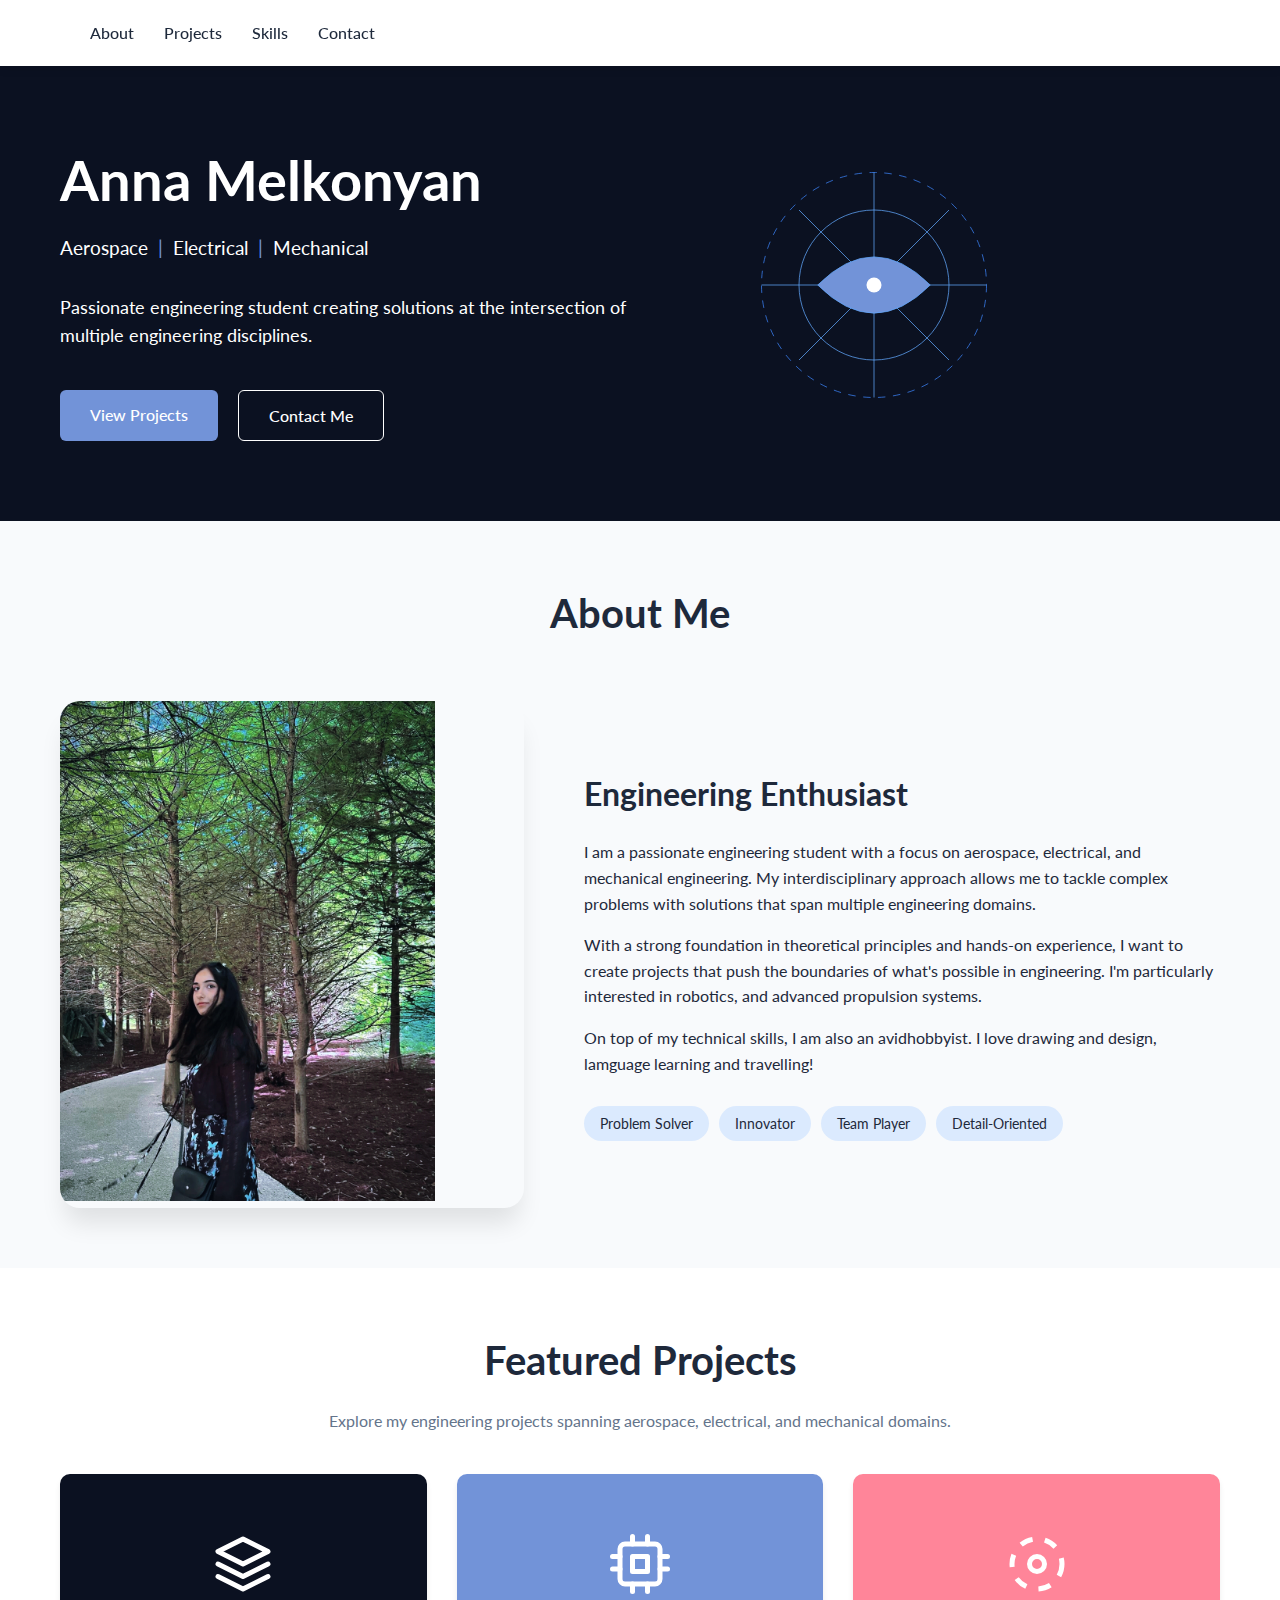
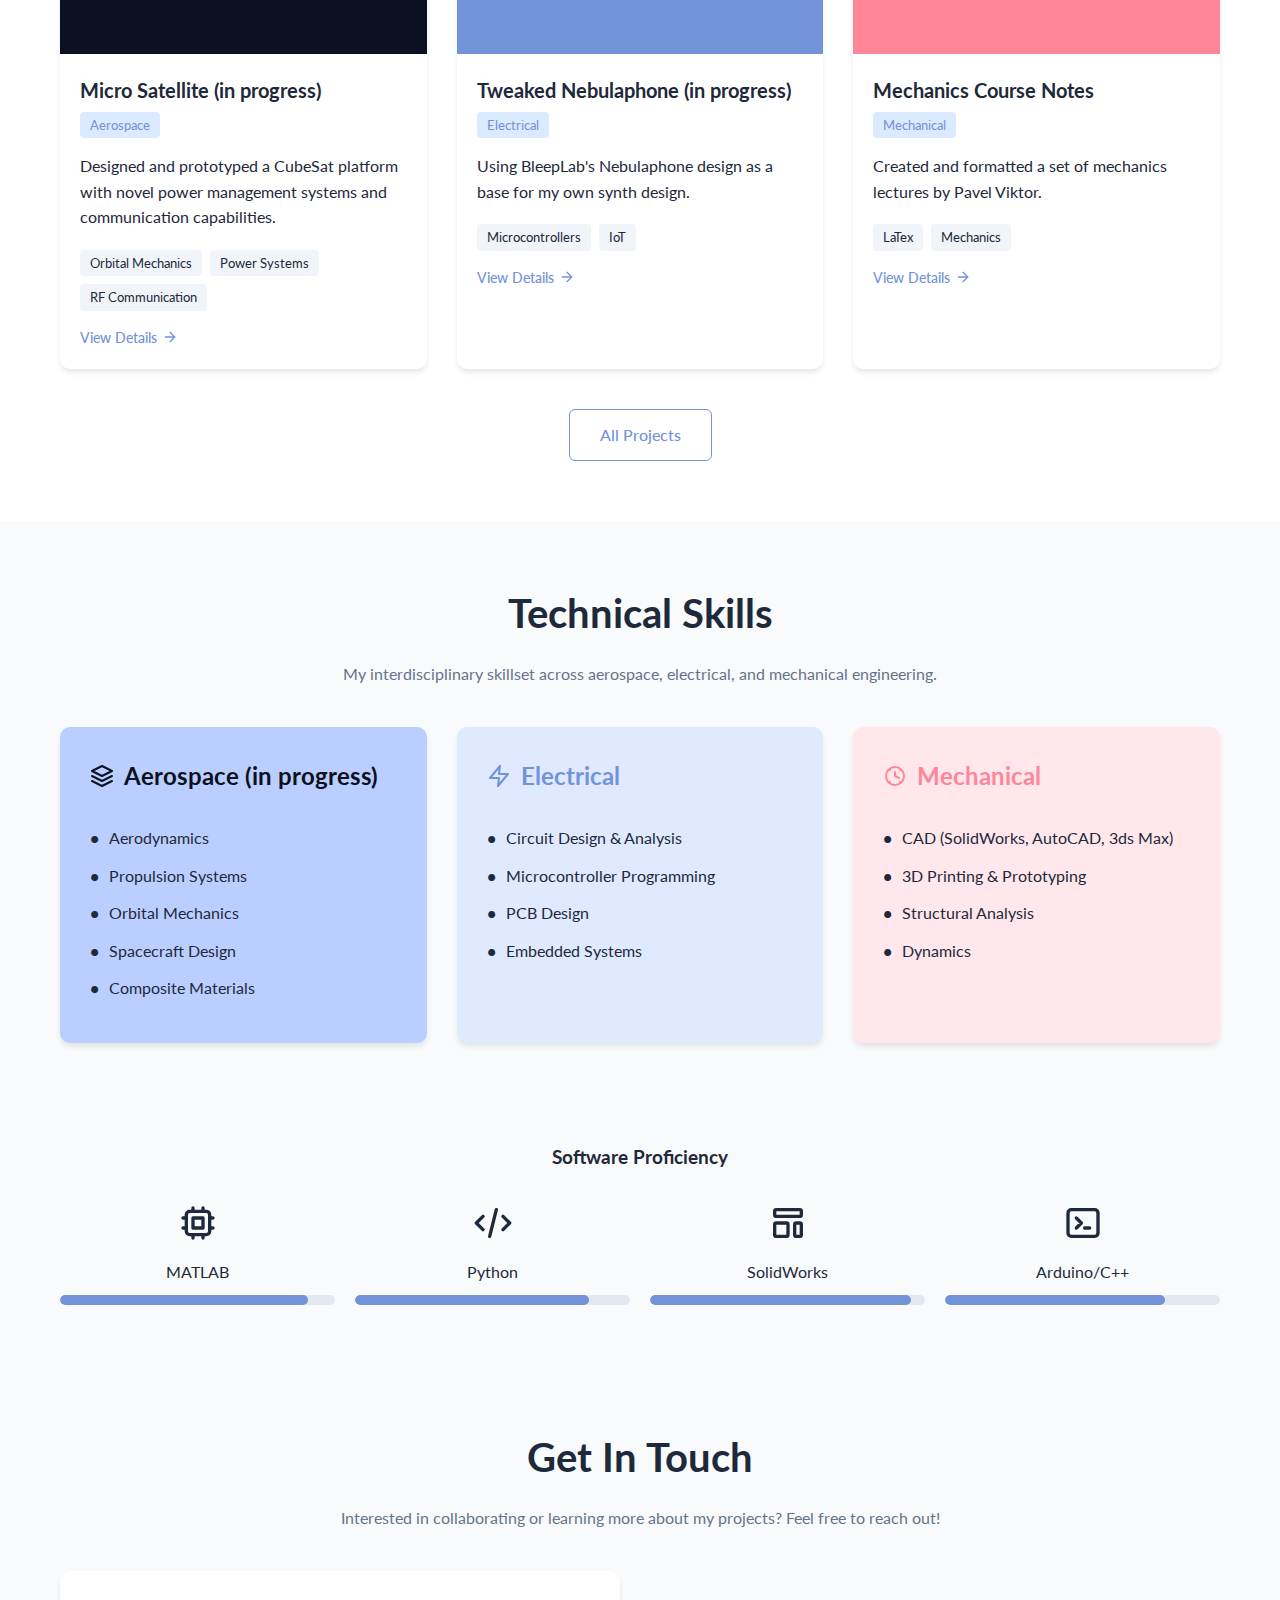
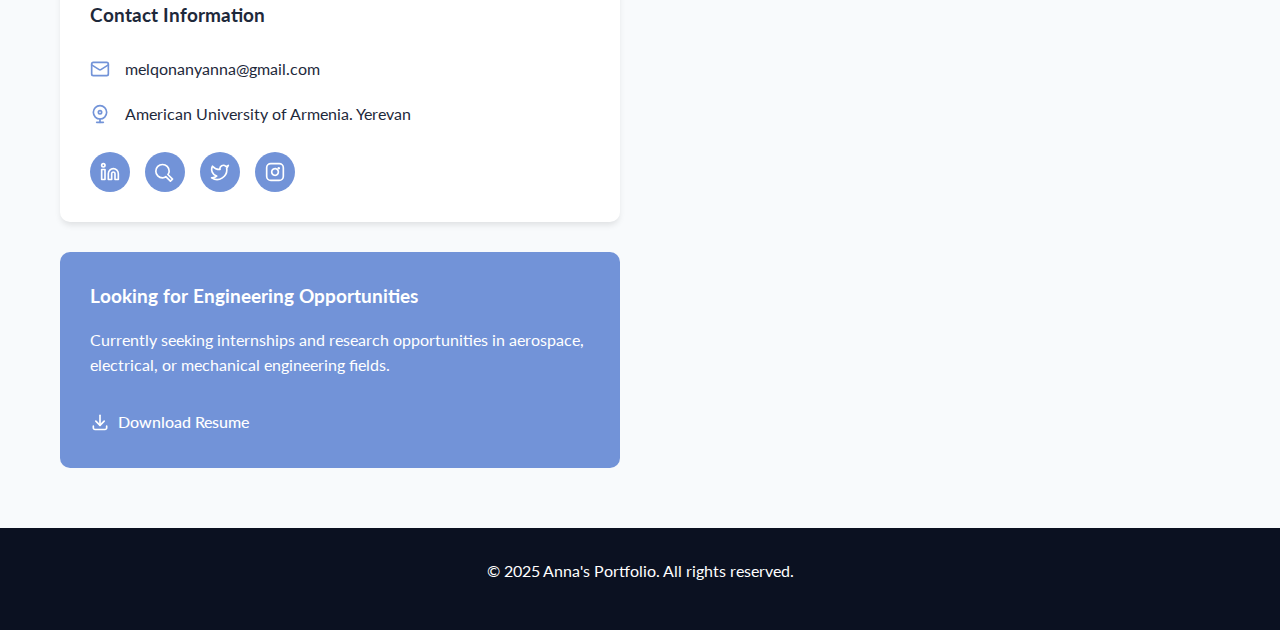
<file: index.html>
<!DOCTYPE html>
<html lang="en">
<head>
    <link rel="preconnect" href="https://fonts.googleapis.com">
    <link rel="preconnect" href="https://fonts.gstatic.com" crossorigin>
    <link href="https://fonts.googleapis.com/css2?family=Lato:ital,wght@0,100;0,300;0,400;0,700;0,900;1,100;1,300;1,400;1,700;1,900&display=swap" rel="stylesheet">

    <meta charset="UTF-8">
    <meta name="viewport" content="width=device-width, initial-scale=1.0">
    <title>Anna's Engineering Portfolio</title>
    <style>
        /* Global Styles */



        :root {
            --primary-color: #7293d8;
            --dark-blue: #0b1121;
            --light-blue: #dbeafe;
            --aerospace-blue: #0b1121;
            --electrical-purple: #7293d8;
            --mechanical-pink: #ff8599;
            --text-color: #1e293b;
            --light-text: #64748b;
        }
        
        * {
            margin: 0;
            padding: 0;
            box-sizing: border-box;
            font-family: 'Lato';
        }
        
        body {
            line-height: 1.6;
            color: var(--text-color);
        }
        
        .container {
            max-width: 1200px;
            margin: 0 auto;
            padding: 0 20px;
        }
        
        section {
            padding: 60px 0;
        }
        
        h1, h2, h3 {
            margin-bottom: 16px;
        }
        
        p {
            margin-bottom: 16px;
        }
        
        .btn {
            display: inline-block;
            padding: 12px 30px;
            border-radius: 6px;
            text-decoration: none;
            font-weight: 500;
            cursor: pointer;
            border: none;
            transition: background-color 0.3s;
        }
        
        .btn-primary {
            background-color: var(--primary-color);
            color: white;
        }
        
        .btn-secondary {
            background-color: transparent;
            color: white;
            border: 1px solid white;
        }
        
        .btn-outline {
            background-color: transparent;
            color: var(--primary-color);
            border: 1px solid var(--primary-color);
        }
        
        .section-header {
            text-align: center;
            margin-bottom: 40px;
        }
        
        .section-header h2 {
            font-size: 2.5rem;
            font-weight: 700;
            position: relative;
            display: inline-block;
        }

        
        .section-header p {
            color: var(--light-text);
            max-width: 800px;
            margin: 0 auto;
        }
        
        /* Header Styles */
        header {
            padding: 20px 0;
            background-color: white;
            box-shadow: 0 2px 10px rgba(0, 0, 0, 0.1);
            position: sticky;
            top: 0;
            z-index: 100;
        }
        
        .header-container {
            display: flex;
            justify-content: baseline;
            align-content: center;
        }
        
        
        nav ul {
            display: flex;
            list-style: none;
        }
        
        nav ul li {
            margin-left: 30px;
        }
        
        nav ul li a {
            text-decoration: none;
            color: var(--text-color);
            font-weight: 500;
            transition: color 0.3s;
        }
        
        nav ul li a:hover {
            color: var(--primary-color);
        }
        
        /* Hero Section */
        .hero {
            padding: 80px 0;
            background-color: var(--dark-blue);
            color: white;
        }
        
        .hero-content {
            max-width: 600px;
        }
        
        .hero h1 {
            font-size: 3.5rem;
            font-weight: 700;
            margin-bottom: 20px;
            line-height: 1.2;
        }
        
        .hero-disciplines {
            margin-bottom: 30px;
            font-size: 1.2rem;
        }
        
        .hero-disciplines span:not(:last-child)::after {
            content: " | ";
            margin: 0 5px;
            color: var(--primary-color);
        }
        
        .hero-description {
            margin-bottom: 40px;
            font-size: 1.1rem;
        }
        
        .hero-cta {
            display: flex;
            gap: 20px;
        }
        
        .hero-image {
            position: absolute;
            right: 20%;
            top: 15%;
        }
        
        /* About Section */
        .about {
            background-color: #f8fafc;
        }
        
        .about-container {
            display: flex;
            align-items: center;
            gap: 60px;
        }
        
        .about-image {
            height: min-content;
            width: min-content;
            flex: 0 0 40%;
            border-radius: 20px;
            overflow: hidden;
            box-shadow: 0 20px 25px -5px rgba(0, 0, 0, 0.1);
        }
        
        .about-content {
            flex: 1;
        }
        
        .about-title {
            font-size: 2rem;
            margin-bottom: 20px;
        }
        
        .about-tags {
            display: flex;
            flex-wrap: wrap;
            gap: 10px;
            margin-top: 30px;
        }
        
        .tag {
            background-color: var(--light-blue);
            color: var(--text-color);
            padding: 6px 16px;
            border-radius: 20px;
            font-size: 0.9rem;
        }
        
        /* Projects Section */
        .project-grid {
            display: grid;
            grid-template-columns: repeat(3, 1fr);
            gap: 30px;
            margin-top: 40px;
        }
        
        .project-card {
            border-radius: 10px;
            overflow: hidden;
            box-shadow: 0 4px 6px -1px rgba(0, 0, 0, 0.1);
            background-color: white;
            transition: transform 0.3s, box-shadow 0.3s;
        }
        
        .project-card:hover {
            transform: translateY(-5px);
            box-shadow: 0 10px 15px -3px rgba(0, 0, 0, 0.1);
        }
        
        .project-image {
            height: 180px;
            display: flex;
            align-items: center;
            justify-content: center;
        }
        
        .project-card:nth-child(1) .project-image {
            background-color: var(--aerospace-blue);
        }
        
        .project-card:nth-child(2) .project-image {
            background-color: var(--electrical-purple);
        }
        
        .project-card:nth-child(3) .project-image {
            background-color: var(--mechanical-pink);
        }
        
        .project-icon {
            width: 60px;
            height: 60px;
            color: white;
        }
        
        .project-content {
            padding: 20px;
        }
        
        .project-title {
            font-size: 1.25rem;
            margin-bottom: 5px;
        }
        
        .project-category {
            display: inline-block;
            background-color: var(--light-blue);
            color: var(--primary-color);
            padding: 3px 10px;
            border-radius: 4px;
            font-size: 0.8rem;
            margin-bottom: 15px;
        }
        
        .project-tags {
            display: flex;
            flex-wrap: wrap;
            gap: 8px;
            margin-top: 20px;
        }
        
        .project-tag {
            font-size: 0.8rem;
            padding: 3px 10px;
            border-radius: 4px;
            background-color: #f1f5f9;
        }
        
        .project-link {
            display: inline-flex;
            align-items: center;
            color: var(--primary-color);
            font-size: 0.9rem;
            font-weight: 500;
            margin-top: 15px;
            text-decoration: none;
        }
        
        .project-link svg {
            width: 16px;
            height: 16px;
            margin-left: 5px;
            transition: transform 0.3s;
        }
        
        .project-link:hover svg {
            transform: translateX(3px);
        }
        
        /* Skills Section */
        .skills {
            background-color: #f8fafc;
        }
        
        .skills-container {
            display: flex;
            flex-direction: column;
            gap: 60px;
        }
        
        .technical-skills {
            display: flex;
            justify-content: space-between;
            gap: 30px;
        }
        
        .skill-card:nth-child(1) {
            flex: 1;
            padding: 30px;
            border-radius: 10px;
            background-color: #baceff;
            box-shadow: 0 4px 6px -1px rgba(0, 0, 0, 0.1);
        }

            .skill-card:nth-child(2) {
            flex: 1;
            padding: 30px;
            border-radius: 10px;
            background-color: #dfe9ff;
            box-shadow: 0 4px 6px -1px rgba(0, 0, 0, 0.1);
        }

            .skill-card:nth-child(3) {
            flex: 1;
            padding: 30px;
            border-radius: 10px;
            background-color: #ffe7eb;
            box-shadow: 0 4px 6px -1px rgba(0, 0, 0, 0.1);
        }
        
        .skill-card h3 {
            display: flex;
            align-items: center;
            margin-bottom: 30px;
            color: var(--text-color);
            font-size: 1.5rem;
        }
        
        .skill-card svg {
            margin-right: 10px;
        }
        
        .skill-card:nth-child(1) h3 {
            color: var(--aerospace-blue);
        }
        
        .skill-card:nth-child(2) h3 {
            color: var(--electrical-purple);
        }
        
        .skill-card:nth-child(3) h3 {
            color: var(--mechanical-pink);
        }
        
        .skill-list {
            list-style: none;
        }
        
        .skill-list li {
            margin-bottom: 12px;
            display: flex;
            align-items: center;
        }
        
        .skill-list li::before {
            content: "•";
            color: var(--);
            margin-right: 10px;
            font-weight: bold;
        }
        

        .software-skills {
            margin-top: 40px;
        }
        
        .software-skills h3 {
            margin-bottom: 30px;
            text-align: center;
        }
        
        .software-grid {
            display: flex;
            justify-content: space-between;
            gap: 20px;
        }
        
        .software-item {
            flex: 1;
            text-align: center;
        }
        
        .software-icon {
            width: 40px;
            height: 40px;
            margin-bottom: 10px;
        }
        
        .skill-meter {
            height: 10px;
            background-color: #e2e8f0;
            border-radius: 6px;
            margin-top: 10px;
            overflow: hidden;
        }
        
        .skill-progress {
            height: 100%;
            background-color: var(--primary-color);
            border-radius: 6px;
        }
        
        /* Contact Section */
        .contact {
            background-color: #f8fafc;
        }
        
        .contact-container {
            display: grid;
            grid-template-columns: 1fr 1fr;
            gap: 40px;
            align-items: center;
        }
        
        
        .contact-info {
            display: flex;
            flex-direction: column;
        }
        
        .contact-details {
            background-color: white;
            border-radius: 10px;
            padding: 30px;
            margin-bottom: 30px;
            box-shadow: 0 4px 6px -1px rgba(0, 0, 0, 0.1);
        }
        
        .contact-details h3 {
            margin-bottom: 25px;
        }
        
        .contact-item {
            display: flex;
            align-items: flex-start;
            margin-bottom: 20px;
        }
        
        .contact-item svg {
            width: 20px;
            height: 20px;
            color: var(--primary-color);
            margin-right: 15px;
            flex-shrink: 0;
            margin-top: 3px;
        }
        
        .social-links {
            display: flex;
            gap: 15px;
            margin-top: 25px;
        }
        
        .social-link {
            display: flex;
            align-items: center;
            justify-content: center;
            width: 40px;
            height: 40px;
            border-radius: 50%;
            background-color: var(--primary-color);
            color: white;
            transition: background-color 0.3s;
        }
        
        .social-link:hover {
            background-color: #1d4ed8;
        }
        
        .social-link svg {
            width: 20px;
            height: 20px;
        }
        
        .job-seeking {
            background-color: var(--primary-color);
            color: white;
            border-radius: 10px;
            padding: 30px;
        }
        
        .job-seeking h3 {
            margin-bottom: 15px;
        }
        
        .resume-link {
            display: inline-flex;
            align-items: center;
            color: white;
            text-decoration: none;
            margin-top: 15px;
            font-weight: 500;
        }
        
        .resume-link svg {
            width: 20px;
            height: 20px;
            margin-right: 8px;
        }
        
        .form-note {
            font-size: 0.8rem;
            color: var(--light-text);
            margin-top: 15px;
        }
        
        /* Footer */
        footer {
            background-color: var(--dark-blue);
            color: white;
            padding: 30px 0;
            text-align: center;
        }
    </style>
</head>
<body>
    <!-- Header -->
    <header>
        <div class="container header-container">

            <nav>
                <ul>
                    <li><a href="#about">About</a></li>
                    <li><a href="#projects">Projects</a></li>
                    <li><a href="#skills">Skills</a></li>
                    <li><a href="#contact">Contact</a></li>
                </ul>
            </nav>
        </div>
    </header>

    <!-- Hero Section -->
    <section class="hero">
        <div class="container">
            <div class="hero-content">
                <h1>Anna Melkonyan</h1>
                <div class="hero-disciplines">
                    <span>Aerospace</span>
                    <span>Electrical</span>
                    <span>Mechanical</span>

                    
                </div>
                <p class="hero-description">
                    Passionate engineering student creating solutions at 
                    the intersection of multiple engineering disciplines.
                </p>
                <div class="hero-cta">
                    <a href="#projects" class="btn btn-primary">View Projects</a>
                    <a href="#contact" class="btn btn-secondary">Contact Me</a>
                </div>
        
            </div>

        </div>

        <div class="hero-image">
                 <svg xmlns="http://www.w3.org/2000/svg" width="300" height="300" viewBox="0 0 800 800" fill="none">
                     <style>
                                .eye-float {
                                animation: float 4s ease-in-out infinite;
                                }
                                @keyframes float {
                                0%, 100% {
                                    transform: translateY(0px);
                                }
                                50% {
                                    transform: translateY(-10px);
                                }
                                }
                                .outer-circle {
                                stroke: #3b82f6;
                                stroke-width: 2;
                                stroke-dasharray: 20 20;
                                }
                                .inner-circle {
                                stroke: #60a5fa;
                                stroke-width: 2;
                                }
                                .cross-line {
                                stroke: #60a5fa;
                                stroke-width: 2;
                                }
                                .eye-shape {
                                fill: var(--primary-color);
                                stroke: #60a5fa;
                                stroke-width: 2;
                                }
                                .pupil {
                                fill: white;
                                }
                         </style>

                        <g class="eye-float">
                            <circle cx="400" cy="400" r="300" class="outer-circle"/>
                            <circle cx="400" cy="400" r="200" class="inner-circle"/>
                            <path d="M100 400 L700 400" class="cross-line"/>
                            <path d="M200 200 L600 600" class="cross-line"/>
                            <path d="M200 600 L600 200" class="cross-line"/>
                            <path d="M400 100 L400 700" class="cross-line"/>
                            <path d="M250 400 Q400 250 550 400 Q400 550 250 400 Z" class="eye-shape"/>
                            <circle cx="400" cy="400" r="20" class="pupil"/>
                        </g>
                        </svg>


                </div>

    </section>

    <!-- About Section -->
    <section id="about" class="about">
        <div class="container">
            <div class="section-header">
                <h2>About Me</h2>
            </div>
            <div class="about-container">
                <div class="about-image">
                    <img height="500px" src="/images/my_image.jpg" alt="">
                </div>
                <div class="about-content">
                    <h3 class="about-title">Engineering Enthusiast</h3>
                    <p>
                        I am a passionate engineering student with a focus on 
                        aerospace, electrical, and mechanical engineering. My 
                        interdisciplinary approach allows me to tackle complex 
                        problems with solutions that span multiple 
                        engineering domains.
                    </p>
                    <p>
                        With a strong foundation in theoretical principles and 
                        hands-on experience, I want to create projects that push 
                        the boundaries of what's possible in engineering. I'm 
                        particularly interested in robotics, and advanced propulsion systems.
                    </p>
                    <p>
                        On top of my technical skills, I am also an avidhobbyist. I love drawing 
                        and design, lamguage learning and travelling!
                    </p>

                    <div class="about-tags">
                        <span class="tag">Problem Solver</span>
                        <span class="tag">Innovator</span>
                        <span class="tag">Team Player</span>
                        <span class="tag">Detail-Oriented</span>
                    </div>
                </div>
            </div>
        </div>
    </section>

    <!-- Projects Section -->
    <section id="projects" class="projects">
        <div class="container">
            <div class="section-header">
                <h2>Featured Projects</h2>
                <p>Explore my engineering projects spanning aerospace, electrical, and mechanical domains.</p>
            </div>
            <div class="project-grid">
                <!-- Project 1 -->
                <div class="project-card">
                    <div class="project-image">
                        <svg class="project-icon" viewBox="0 0 24 24" fill="none" xmlns="http://www.w3.org/2000/svg">
                            <path d="M12 2L2 7L12 12L22 7L12 2Z" stroke="currentColor" stroke-width="2" stroke-linecap="round" stroke-linejoin="round"/>
                            <path d="M2 17L12 22L22 17" stroke="currentColor" stroke-width="2" stroke-linecap="round" stroke-linejoin="round"/>
                            <path d="M2 12L12 17L22 12" stroke="currentColor" stroke-width="2" stroke-linecap="round" stroke-linejoin="round"/>
                        </svg>
                    </div>
                    <div class="project-content">
                        <h3 class="project-title">Micro Satellite (in progress)</h3>
                        <span class="project-category">Aerospace</span>
                        <p>
                            Designed and prototyped a CubeSat platform with novel 
                            power management systems and communication capabilities.
                        </p>
                        <div class="project-tags">
                            <span class="project-tag">Orbital Mechanics</span>
                            <span class="project-tag">Power Systems</span>
                            <span class="project-tag">RF Communication</span>
                        </div>
                         <a href="#" class="project-link">
                            View Details
                            <svg width="24" height="24" viewBox="0 0 24 24" fill="none" xmlns="http://www.w3.org/2000/svg">
                                <path d="M5 12H19" stroke="currentColor" stroke-width="2" stroke-linecap="round" stroke-linejoin="round"/>
                                <path d="M12 5L19 12L12 19" stroke="currentColor" stroke-width="2" stroke-linecap="round" stroke-linejoin="round"/>
                            </svg>
                        </a>
                    </div>
                </div>
                
                <!-- Project 2 -->
                <div class="project-card">
                    <div class="project-image">
                        <svg class="project-icon" viewBox="0 0 24 24" fill="none" xmlns="http://www.w3.org/2000/svg">
                            <rect x="4" y="4" width="16" height="16" rx="2" stroke="currentColor" stroke-width="2" stroke-linecap="round" stroke-linejoin="round"/>
                            <rect x="9" y="9" width="6" height="6" stroke="currentColor" stroke-width="2" stroke-linecap="round" stroke-linejoin="round"/>
                            <line x1="9" y1="1" x2="9" y2="4" stroke="currentColor" stroke-width="2" stroke-linecap="round" stroke-linejoin="round"/>
                            <line x1="15" y1="1" x2="15" y2="4" stroke="currentColor" stroke-width="2" stroke-linecap="round" stroke-linejoin="round"/>
                            <line x1="9" y1="20" x2="9" y2="23" stroke="currentColor" stroke-width="2" stroke-linecap="round" stroke-linejoin="round"/>
                            <line x1="15" y1="20" x2="15" y2="23" stroke="currentColor" stroke-width="2" stroke-linecap="round" stroke-linejoin="round"/>
                            <line x1="20" y1="9" x2="23" y2="9" stroke="currentColor" stroke-width="2" stroke-linecap="round" stroke-linejoin="round"/>
                            <line x1="20" y1="14" x2="23" y2="14" stroke="currentColor" stroke-width="2" stroke-linecap="round" stroke-linejoin="round"/>
                            <line x1="1" y1="9" x2="4" y2="9" stroke="currentColor" stroke-width="2" stroke-linecap="round" stroke-linejoin="round"/>
                            <line x1="1" y1="14" x2="4" y2="14" stroke="currentColor" stroke-width="2" stroke-linecap="round" stroke-linejoin="round"/>
                        </svg>
                    </div>
                    <div class="project-content">
                        <h3 class="project-title">Tweaked Nebulaphone (in progress)</h3>
                        <span class="project-category">Electrical</span>
                        <p>
                            Using BleepLab's Nebulaphone design as a base for my own synth
                            design.
                        </p>
                        <div class="project-tags">
                            <span class="project-tag">Microcontrollers</span>
                            <span class="project-tag">IoT</span>
                        </div>
                        <a href="#" class="project-link">
                            View Details
                            <svg width="24" height="24" viewBox="0 0 24 24" fill="none" xmlns="http://www.w3.org/2000/svg">
                                <path d="M5 12H19" stroke="currentColor" stroke-width="2" stroke-linecap="round" stroke-linejoin="round"/>
                                <path d="M12 5L19 12L12 19" stroke="currentColor" stroke-width="2" stroke-linecap="round" stroke-linejoin="round"/>
                            </svg>
                        </a>
                    </div>
                </div>
                
                <!-- Project 3 -->
                <div class="project-card">
                    <div class="project-image">
                        <svg class="project-icon" viewBox="0 0 24 24" fill="none" xmlns="http://www.w3.org/2000/svg">
                            <path d="M12 15C13.6569 15 15 13.6569 15 12C15 10.3431 13.6569 9 12 9C10.3431 9 9 10.3431 9 12C9 13.6569 10.3431 15 12 15Z" stroke="currentColor" stroke-width="2" stroke-linecap="round" stroke-linejoin="round"/>
                            <circle cx="12" cy="12" r="10" stroke="currentColor" stroke-width="2" stroke-dasharray="5 5"/>
                        </svg>
                    </div>
                    <div class="project-content">
                        <h3 class="project-title">Mechanics Course Notes</h3>
                        <span class="project-category">Mechanical</span>
                        <p>
                            Created and formatted a set of mechanics lectures
                            by Pavel Viktor.
                        </p>
                        <div class="project-tags">
                            <span class="project-tag">LaTex</span>
                            <span class="project-tag">Mechanics
                        </div>
                        <a href="#" class="project-link">
                            View Details
                            <svg width="24" height="24" viewBox="0 0 24 24" fill="none" xmlns="http://www.w3.org/2000/svg">
                                <path d="M5 12H19" stroke="currentColor" stroke-width="2" stroke-linecap="round" stroke-linejoin="round"/>
                                <path d="M12 5L19 12L12 19" stroke="currentColor" stroke-width="2" stroke-linecap="round" stroke-linejoin="round"/>
                            </svg>
                        </a>
                    </div>
                </div>
             
            
            </div>
            <div style="text-align: center; margin-top: 40px;">
                <a href="projects.html" class="btn btn-outline">All Projects</a>
            </div>
            
            </div>
        </div>
    </section>

    <!-- Skills Section -->
    <section id="skills" class="skills">
        <div class="container">
            <div class="section-header">
                <h2>Technical Skills</h2>
                <p>My interdisciplinary skillset across aerospace, electrical, and mechanical engineering.</p>
            </div>
            <div class="skills-container">
                <div class="technical-skills">
                    <!-- Aerospace Skills -->
                    <div class="skill-card">
                        <h3>
                            <svg width="24" height="24" viewBox="0 0 24 24" fill="none" xmlns="http://www.w3.org/2000/svg">
                                <path d="M12 2L2 7L12 12L22 7L12 2Z" stroke="currentColor" stroke-width="2" stroke-linecap="round" stroke-linejoin="round"/>
                                <path d="M2 17L12 22L22 17" stroke="currentColor" stroke-width="2" stroke-linecap="round" stroke-linejoin="round"/>
                                <path d="M2 12L12 17L22 12" stroke="currentColor" stroke-width="2" stroke-linecap="round" stroke-linejoin="round"/>
                            </svg>
                            Aerospace (in progress)
                        </h3>
                        <ul class="skill-list">
                            <li>Aerodynamics</li>
                            <li>Propulsion Systems</li>
                            <li>Orbital Mechanics</li>
                            <li>Spacecraft Design</li>
                            <li>Composite Materials</li>
                        </ul>
                    </div>
                    
                    <!-- Electrical Skills -->
                    <div class="skill-card">
                        <h3>
                            <svg width="24" height="24" viewBox="0 0 24 24" fill="none" xmlns="http://www.w3.org/2000/svg">
                                <path d="M13 2L3 14H12L11 22L21 10H12L13 2Z" stroke="currentColor" stroke-width="2" stroke-linecap="round" stroke-linejoin="round"/>
                            </svg>
                            Electrical
                        </h3>
                        <ul class="skill-list">
                            <li>Circuit Design & Analysis</li>
                            <li>Microcontroller Programming</li>
                            <li>PCB Design</li>
                            <li>Embedded Systems</li>
                        </ul>
                    </div>
                    
                    <!-- Mechanical Skills -->
                    <div class="skill-card">
                        <h3>
                            <svg width="24" height="24" viewBox="0 0 24 24" fill="none" xmlns="http://www.w3.org/2000/svg">
                                <circle cx="12" cy="12" r="9" stroke="currentColor" stroke-width="2"/>
                                <path d="M12 8L12 12L16 14" stroke="currentColor" stroke-width="2" stroke-linecap="round"/>
                                <path d="M7 6L7 5" stroke="currentColor" stroke-width="2" stroke-linecap="round"/>
                                <path d="M17 6L17 5" stroke="currentColor" stroke-width="2" stroke-linecap="round"/>
                                <path d="M7 19L7 18" stroke="currentColor" stroke-width="2" stroke-linecap="round"/>
                                <path d="M17 19L17 18" stroke="currentColor" stroke-width="2" stroke-linecap="round"/>
                            </svg>
                            Mechanical
                        </h3>
                        <ul class="skill-list">
                            <li>CAD (SolidWorks, AutoCAD, 3ds Max)</li>
                            <li>3D Printing & Prototyping</li>
                            <li>Structural Analysis</li>
                            <li>Dynamics</li>
                        </ul>
                    </div>
                </div>
                
                <div class="software-skills">
                    <h3>Software Proficiency</h3>
                    <div class="software-grid">
                        <div class="software-item">
                         <svg xmlns="http://www.w3.org/2000/svg" class="software-icon" fill="none" viewBox="0 0 24 24" stroke="currentColor">
                                <path stroke-linecap="round" stroke-linejoin="round" stroke-width="2" d="M9 3v2m6-2v2M9 19v2m6-2v2M5 9H3m2 6H3m18-6h-2m2 6h-2M7 19h10a2 2 0 002-2V7a2 2 0 00-2-2H7a2 2 0 00-2 2v10a2 2 0 002 2zM9 9h6v6H9V9z"></path>
                            </svg>         
                            <div>MATLAB</div>
                            <div class="skill-meter">
                                <div class="skill-progress" style="width: 90%"></div>
                            </div>
                        </div>
                        
                        <div class="software-item">
                            <svg xmlns="http://www.w3.org/2000/svg" class="software-icon" fill="none" viewBox="0 0 24 24" stroke="currentColor">
                                <path stroke-linecap="round" stroke-linejoin="round" stroke-width="2" d="M10 20l4-16m4 4l4 4-4 4M6 16l-4-4 4-4"></path>
                            </svg>
                            <div>Python</div>
                            <div class="skill-meter">
                                <div class="skill-progress" style="width: 85%"></div>
                            </div>
                        </div>
                        
                        <div class="software-item">
                                <svg xmlns="http://www.w3.org/2000/svg" class="software-icon" fill="none" viewBox="0 0 24 24" stroke="currentColor">
                                <path stroke-linecap="round" stroke-linejoin="round" stroke-width="2" d="M4 5a1 1 0 011-1h14a1 1 0 011 1v2a1 1 0 01-1 1H5a1 1 0 01-1-1V5zM4 13a1 1 0 011-1h6a1 1 0 011 1v6a1 1 0 01-1 1H5a1 1 0 01-1-1v-6zM16 13a1 1 0 011-1h2a1 1 0 011 1v6a1 1 0 01-1 1h-2a1 1 0 01-1-1v-6z"></path>
                            </svg>
                            <div>SolidWorks</div>
                            <div class="skill-meter">
                                <div class="skill-progress" style="width: 95%"></div>
                            </div>
                        </div>
                        
                        <div class="software-item">
<svg xmlns="http://www.w3.org/2000/svg" class="software-icon" fill="none" viewBox="0 0 24 24" stroke="currentColor">
                                <path stroke-linecap="round" stroke-linejoin="round" stroke-width="2" d="M8 9l3 3-3 3m5 0h3M5 20h14a2 2 0 002-2V6a2 2 0 00-2-2H5a2 2 0 00-2 2v12a2 2 0 002 2z"></path>
                            </svg>
                            <div>Arduino/C++</div>
                            <div class="skill-meter">
                                <div class="skill-progress" style="width: 80%"></div>
                            </div>
                        </div>
                    </div>
                </div>
            </div>
        </div>
    </section>

    <!-- Contact Section -->
    <section id="contact" class="contact">
        <div class="container">
            <div class="section-header">
                <h2>Get In Touch</h2>
                <p>Interested in collaborating or learning more about my projects? Feel free to reach out!</p>
            </div>
            <div class="contact-container">
                <div class="contact-info">
                    <div class="contact-details">
                        <h3>Contact Information</h3>
                        <div class="contact-item">
                            <svg width="24" height="24" viewBox="0 0 24 24" fill="none" xmlns="http://www.w3.org/2000/svg">
                                <rect x="2" y="4" width="20" height="16" rx="2" stroke="currentColor" stroke-width="2"/>
                                <path d="M22 7L13.03 12.7C12.7213 12.8934 12.3679 13 12.005 13C11.6421 13 11.2887 12.8934 10.98 12.7L2 7" stroke="currentColor" stroke-width="2" stroke-linecap="round" stroke-linejoin="round"/>
                            </svg>
                            <div>melqonanyanna@gmail.com</div>
                        </div>
                        <div class="contact-item">
                            <svg width="24" height="24" viewBox="0 0 24 24" fill="none" xmlns="http://www.w3.org/2000/svg">
                                <path d="M20 10C20 14.4183 16.4183 18 12 18C7.58172 18 4 14.4183 4 10C4 5.58172 7.58172 2 12 2C16.4183 2 20 5.58172 20 10Z" stroke="currentColor" stroke-width="2"/>
                                <path d="M12 18V22" stroke="currentColor" stroke-width="2" stroke-linecap="round"/>
                                <path d="M12 22H8" stroke="currentColor" stroke-width="2" stroke-linecap="round"/>
                                <path d="M12 22H16" stroke="currentColor" stroke-width="2" stroke-linecap="round"/>
                                <circle cx="12" cy="10" r="2" stroke="currentColor" stroke-width="2"/>
                            </svg>
                            <div>American University of Armenia. Yerevan</div>
                        </div>
                        
                        <div class="social-links">
                            <a href="https://www.linkedin.com/in/anna-melkonyan-252370243/" class="social-link">
                                <svg width="24" height="24" viewBox="0 0 24 24" fill="none" xmlns="http://www.w3.org/2000/svg">
                                    <path d="M16 8C17.5913 8 19.1174 8.63214 20.2426 9.75736C21.3679 10.8826 22 12.4087 22 14V21H18V14C18 13.4696 17.7893 12.9609 17.4142 12.5858C17.0391 12.2107 16.5304 12 16 12C15.4696 12 14.9609 12.2107 14.5858 12.5858C14.2107 12.9609 14 13.4696 14 14V21H10V14C10 12.4087 10.6321 10.8826 11.7574 9.75736C12.8826 8.63214 14.4087 8 16 8Z" stroke="currentColor" stroke-width="2" stroke-linecap="round" stroke-linejoin="round"/>
                                    <path d="M6 9H2V21H6V9Z" stroke="currentColor" stroke-width="2" stroke-linecap="round" stroke-linejoin="round"/>
                                    <path d="M4 6C5.10457 6 6 5.10457 6 4C6 2.89543 5.10457 2 4 2C2.89543 2 2 2.89543 2 4C2 5.10457 2.89543 6 4 6Z" stroke="currentColor" stroke-width="2" stroke-linecap="round" stroke-linejoin="round"/>
                                </svg>
                            </a>
                            <a href="#" class="social-link">
                                <svg width="24" height="24" viewBox="0 0 24 24" fill="none" xmlns="http://www.w3.org/2000/svg">
                                    <path d="M9 19C4.58172 19 1 15.4183 1 11C1 6.58172 4.58172 3 9 3C13.4183 3 17 6.58172 17 11C17 12.5 16.5 14 15.5 15L21 20.5L18.5 23L13 17.5C12 18.5 10.5 19 9 19Z" stroke="currentColor" stroke-width="2" stroke-linecap="round" stroke-linejoin="round"/>
                                </svg>
                            </a>
                            <a href="#" class="social-link">
                                <svg width="24" height="24" viewBox="0 0 24 24" fill="none" xmlns="http://www.w3.org/2000/svg">
                                    <path d="M22 4.00002C22 4.00002 21.3 6.10002 20 7.40002C21.6 17.4 10.6 24.7 2 19C4.2 19.1 6.4 18.4 8 17C3 15.5 0.5 9.60002 3 5.00002C5.2 7.60002 8.6 9.10002 12 9.00002C11.1 4.80002 16 2.40002 19 5.20002C20.1 5.20002 22 4.00002 22 4.00002Z" stroke="currentColor" stroke-width="2" stroke-linecap="round" stroke-linejoin="round"/>
                                </svg>
                            </a>
                            <a href="#" class="social-link">
                                <svg width="24" height="24" viewBox="0 0 24 24" fill="none" xmlns="http://www.w3.org/2000/svg">
                                    <rect x="2" y="2" width="20" height="20" rx="5" stroke="currentColor" stroke-width="2" stroke-linecap="round" stroke-linejoin="round"/>
                                    <path d="M16 11.37C16.1234 12.2022 15.9813 13.0522 15.5938 13.799C15.2063 14.5458 14.5931 15.1514 13.8416 15.5297C13.0901 15.9079 12.2384 16.0396 11.4078 15.9059C10.5771 15.7723 9.80976 15.3801 9.21484 14.7852C8.61992 14.1902 8.22773 13.4229 8.09407 12.5922C7.9604 11.7615 8.09207 10.9099 8.47033 10.1584C8.84859 9.40685 9.45419 8.79374 10.201 8.40624C10.9478 8.01874 11.7978 7.87658 12.63 8C13.4789 8.12588 14.2649 8.52146 14.8717 9.12831C15.4785 9.73515 15.8741 10.5211 16 11.37Z" stroke="currentColor" stroke-width="2" stroke-linecap="round" stroke-linejoin="round"/>
                                    <circle cx="16.5" cy="7.5" r="1.5" fill="currentColor"/>
                                </svg>
                            </a>
                        </div>
                    </div>
                    
                    <div class="job-seeking">
                        <h3>Looking for Engineering Opportunities</h3>
                        <p>Currently seeking internships and research opportunities in aerospace, electrical, or mechanical engineering fields.</p>
                        <a href="#" class="resume-link">
                            <svg width="24" height="24" viewBox="0 0 24 24" fill="none" xmlns="http://www.w3.org/2000/svg">
                                <path d="M4 17V19C4 19.5304 4.21071 20.0391 4.58579 20.4142C4.96086 20.7893 5.46957 21 6 21H18C18.5304 21 19.0391 20.7893 19.4142 20.4142C19.7893 20.0391 20 19.5304 20 19V17" stroke="currentColor" stroke-width="2" stroke-linecap="round" stroke-linejoin="round"/>
                                <path d="M7 11L12 16L17 11" stroke="currentColor" stroke-width="2" stroke-linecap="round" stroke-linejoin="round"/>
                                <path d="M12 4V16" stroke="currentColor" stroke-width="2" stroke-linecap="round" stroke-linejoin="round"/>
                            </svg>
                            Download Resume
                        </a>
                    </div>
                </div>
            </div>
        </div>
    </section>

    <!-- Footer -->
    <footer>
        <div class="container">
            <p>&copy; 2025 Anna's Portfolio. All rights reserved.</p>
        </div>
    </footer>
</body>
</html>
</file>
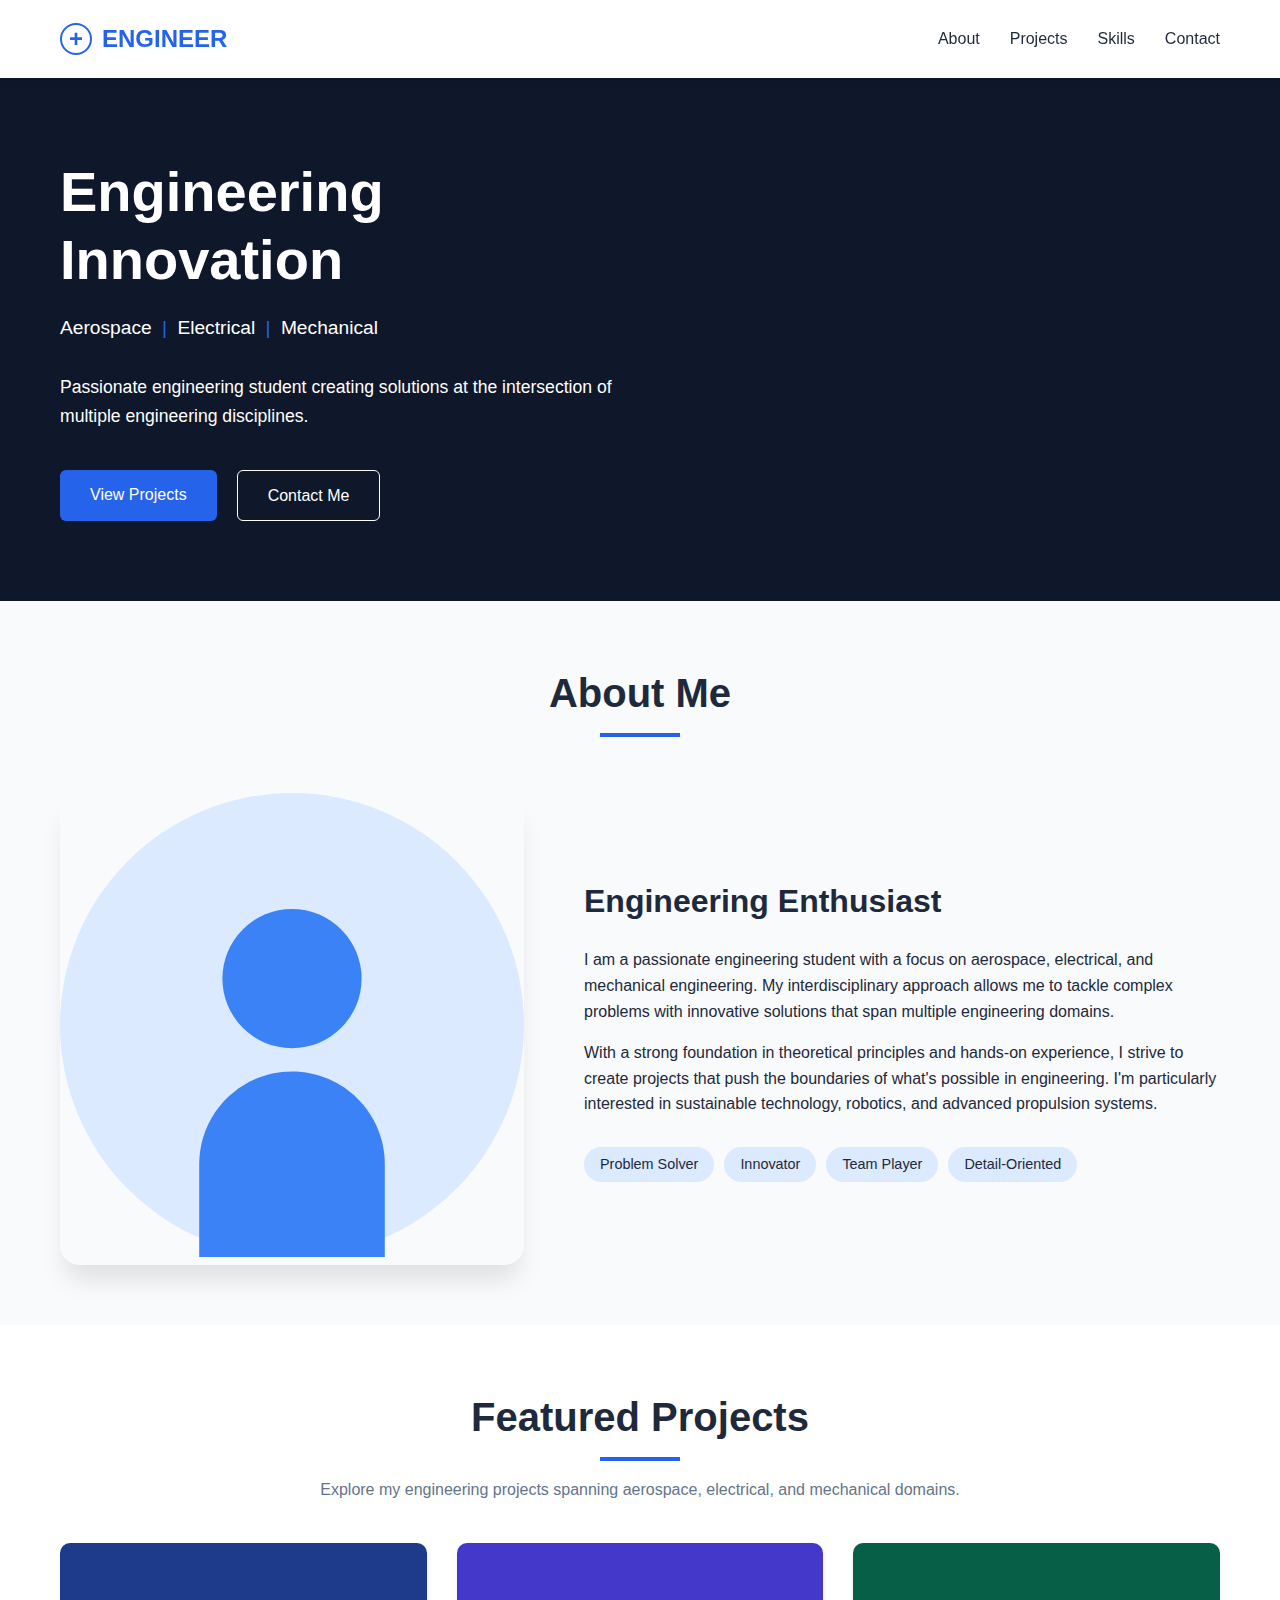
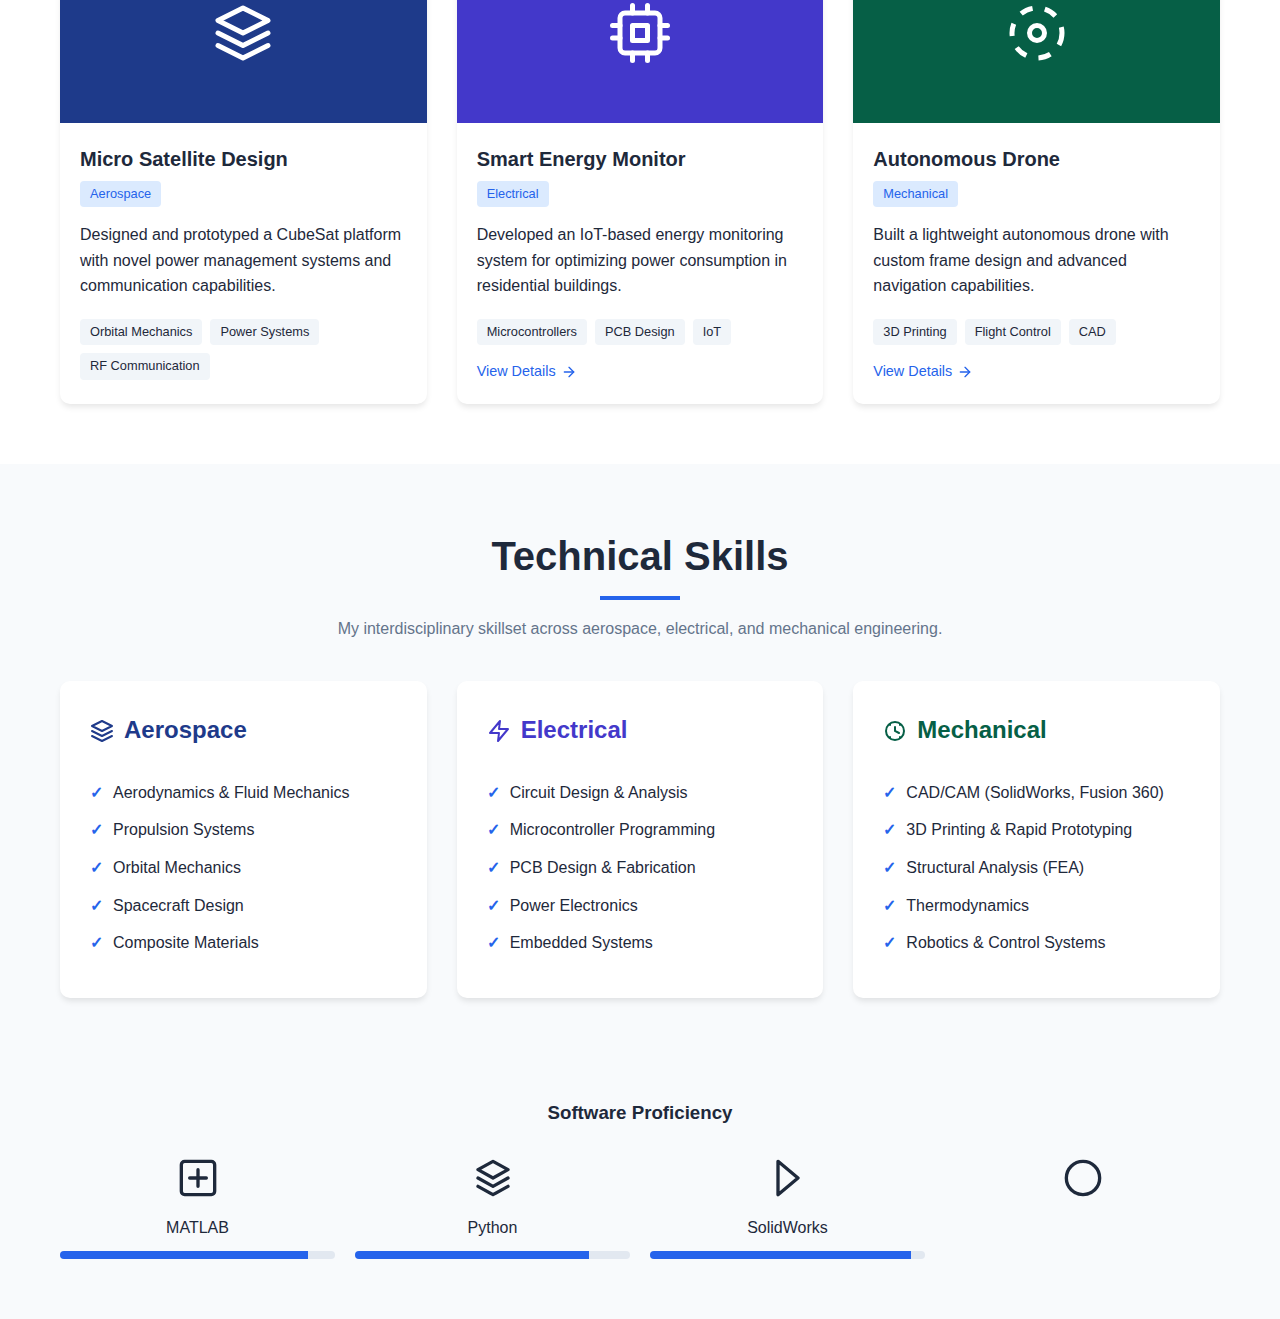
<file: engineering-portfolio.html>
<!DOCTYPE html>
<html lang="en">
<head>
    <meta charset="UTF-8">
    <meta name="viewport" content="width=device-width, initial-scale=1.0">
    <title>Engineering Portfolio</title>
    <style>
        /* Global Styles */
        :root {
            --primary-color: #2563EB;
            --dark-blue: #0f172a;
            --light-blue: #dbeafe;
            --aerospace-blue: #1e3a8a;
            --electrical-purple: #4338ca;
            --mechanical-green: #065f46;
            --text-color: #1e293b;
            --light-text: #64748b;
        }
        
        * {
            margin: 0;
            padding: 0;
            box-sizing: border-box;
            font-family: 'Inter', 'Segoe UI', Tahoma, Geneva, Verdana, sans-serif;
        }
        
        body {
            line-height: 1.6;
            color: var(--text-color);
        }
        
        .container {
            max-width: 1200px;
            margin: 0 auto;
            padding: 0 20px;
        }
        
        section {
            padding: 60px 0;
        }
        
        h1, h2, h3 {
            margin-bottom: 16px;
        }
        
        p {
            margin-bottom: 16px;
        }
        
        .btn {
            display: inline-block;
            padding: 12px 30px;
            border-radius: 6px;
            text-decoration: none;
            font-weight: 500;
            cursor: pointer;
            border: none;
            transition: background-color 0.3s;
        }
        
        .btn-primary {
            background-color: var(--primary-color);
            color: white;
        }
        
        .btn-secondary {
            background-color: transparent;
            color: white;
            border: 1px solid white;
        }
        
        .btn-outline {
            background-color: transparent;
            color: var(--primary-color);
            border: 1px solid var(--primary-color);
        }
        
        .section-header {
            text-align: center;
            margin-bottom: 40px;
        }
        
        .section-header h2 {
            font-size: 2.5rem;
            font-weight: 700;
            position: relative;
            display: inline-block;
        }
        
        .section-header h2::after {
            content: "";
            display: block;
            width: 80px;
            height: 4px;
            background-color: var(--primary-color);
            margin: 8px auto 0;
        }
        
        .section-header p {
            color: var(--light-text);
            max-width: 800px;
            margin: 0 auto;
        }
        
        /* Header Styles */
        header {
            padding: 20px 0;
            background-color: white;
            box-shadow: 0 2px 10px rgba(0, 0, 0, 0.1);
            position: sticky;
            top: 0;
            z-index: 100;
        }
        
        .header-container {
            display: flex;
            justify-content: space-between;
            align-items: center;
        }
        
        .logo {
            display: flex;
            align-items: center;
            text-decoration: none;
            color: var(--primary-color);
            font-weight: 700;
            font-size: 1.5rem;
        }
        
        .logo .icon {
            border: 2px solid var(--primary-color);
            border-radius: 50%;
            width: 32px;
            height: 32px;
            display: flex;
            align-items: center;
            justify-content: center;
            margin-right: 10px;
        }
        
        nav ul {
            display: flex;
            list-style: none;
        }
        
        nav ul li {
            margin-left: 30px;
        }
        
        nav ul li a {
            text-decoration: none;
            color: var(--text-color);
            font-weight: 500;
            transition: color 0.3s;
        }
        
        nav ul li a:hover {
            color: var(--primary-color);
        }
        
        /* Hero Section */
        .hero {
            padding: 80px 0;
            background-color: var(--dark-blue);
            color: white;
        }
        
        .hero-content {
            max-width: 600px;
        }
        
        .hero h1 {
            font-size: 3.5rem;
            font-weight: 700;
            margin-bottom: 20px;
            line-height: 1.2;
        }
        
        .hero-disciplines {
            margin-bottom: 30px;
            font-size: 1.2rem;
        }
        
        .hero-disciplines span:not(:last-child)::after {
            content: " | ";
            margin: 0 5px;
            color: var(--primary-color);
        }
        
        .hero-description {
            margin-bottom: 40px;
            font-size: 1.1rem;
        }
        
        .hero-cta {
            display: flex;
            gap: 20px;
        }
        
        .hero-image {
            position: absolute;
            right: 10%;
            top: 50%;
            transform: translateY(-50%);
        }
        
        /* About Section */
        .about {
            background-color: #f8fafc;
        }
        
        .about-container {
            display: flex;
            align-items: center;
            gap: 60px;
        }
        
        .about-image {
            flex: 0 0 40%;
            border-radius: 20px;
            overflow: hidden;
            box-shadow: 0 20px 25px -5px rgba(0, 0, 0, 0.1);
        }
        
        .about-content {
            flex: 1;
        }
        
        .about-title {
            font-size: 2rem;
            margin-bottom: 20px;
        }
        
        .about-tags {
            display: flex;
            flex-wrap: wrap;
            gap: 10px;
            margin-top: 30px;
        }
        
        .tag {
            background-color: var(--light-blue);
            color: var(--text-color);
            padding: 6px 16px;
            border-radius: 20px;
            font-size: 0.9rem;
        }
        
        /* Projects Section */
        .project-grid {
            display: grid;
            grid-template-columns: repeat(3, 1fr);
            gap: 30px;
            margin-top: 40px;
        }
        
        .project-card {
            border-radius: 10px;
            overflow: hidden;
            box-shadow: 0 4px 6px -1px rgba(0, 0, 0, 0.1);
            background-color: white;
            transition: transform 0.3s, box-shadow 0.3s;
        }
        
        .project-card:hover {
            transform: translateY(-5px);
            box-shadow: 0 10px 15px -3px rgba(0, 0, 0, 0.1);
        }
        
        .project-image {
            height: 180px;
            display: flex;
            align-items: center;
            justify-content: center;
        }
        
        .project-card:nth-child(1) .project-image {
            background-color: var(--aerospace-blue);
        }
        
        .project-card:nth-child(2) .project-image {
            background-color: var(--electrical-purple);
        }
        
        .project-card:nth-child(3) .project-image {
            background-color: var(--mechanical-green);
        }
        
        .project-icon {
            width: 60px;
            height: 60px;
            color: white;
        }
        
        .project-content {
            padding: 20px;
        }
        
        .project-title {
            font-size: 1.25rem;
            margin-bottom: 5px;
        }
        
        .project-category {
            display: inline-block;
            background-color: var(--light-blue);
            color: var(--primary-color);
            padding: 3px 10px;
            border-radius: 4px;
            font-size: 0.8rem;
            margin-bottom: 15px;
        }
        
        .project-tags {
            display: flex;
            flex-wrap: wrap;
            gap: 8px;
            margin-top: 20px;
        }
        
        .project-tag {
            font-size: 0.8rem;
            padding: 3px 10px;
            border-radius: 4px;
            background-color: #f1f5f9;
        }
        
        .project-link {
            display: inline-flex;
            align-items: center;
            color: var(--primary-color);
            font-size: 0.9rem;
            font-weight: 500;
            margin-top: 15px;
            text-decoration: none;
        }
        
        .project-link svg {
            width: 16px;
            height: 16px;
            margin-left: 5px;
            transition: transform 0.3s;
        }
        
        .project-link:hover svg {
            transform: translateX(3px);
        }
        
        /* Skills Section */
        .skills {
            background-color: #f8fafc;
        }
        
        .skills-container {
            display: flex;
            flex-direction: column;
            gap: 60px;
        }
        
        .technical-skills {
            display: flex;
            justify-content: space-between;
            gap: 30px;
        }
        
        .skill-card {
            flex: 1;
            padding: 30px;
            border-radius: 10px;
            background-color: white;
            box-shadow: 0 4px 6px -1px rgba(0, 0, 0, 0.1);
        }
        
        .skill-card h3 {
            display: flex;
            align-items: center;
            margin-bottom: 30px;
            color: var(--text-color);
            font-size: 1.5rem;
        }
        
        .skill-card svg {
            margin-right: 10px;
        }
        
        .skill-card:nth-child(1) h3 {
            color: var(--aerospace-blue);
        }
        
        .skill-card:nth-child(2) h3 {
            color: var(--electrical-purple);
        }
        
        .skill-card:nth-child(3) h3 {
            color: var(--mechanical-green);
        }
        
        .skill-list {
            list-style: none;
        }
        
        .skill-list li {
            margin-bottom: 12px;
            display: flex;
            align-items: center;
        }
        
        .skill-list li::before {
            content: "✓";
            color: var(--primary-color);
            margin-right: 10px;
            font-weight: bold;
        }
        
        .software-skills {
            margin-top: 40px;
        }
        
        .software-skills h3 {
            margin-bottom: 30px;
            text-align: center;
        }
        
        .software-grid {
            display: flex;
            justify-content: space-between;
            gap: 20px;
        }
        
        .software-item {
            flex: 1;
            text-align: center;
        }
        
        .software-icon {
            width: 40px;
            height: 40px;
            margin-bottom: 10px;
        }
        
        .skill-meter {
            height: 8px;
            background-color: #e2e8f0;
            border-radius: 4px;
            margin-top: 10px;
            overflow: hidden;
        }
        
        .skill-progress {
            height: 100%;
            background-color: var(--primary-color);
        }
        
        /* Contact Section */
        .contact {
            background-color: #f8fafc;
        }
        
        .contact-container {
            display: grid;
            grid-template-columns: 1fr 1fr;
            gap: 40px;
        }
        
        .contact-form {
            background-color: white;
            border-radius: 10px;
            padding: 30px;
            box-shadow: 0 4px 6px -1px rgba(0, 0, 0, 0.1);
        }
        
        .form-group {
            margin-bottom: 20px;
        }
        
        .form-group label {
            display: block;
            margin-bottom: 8px;
            font-weight: 500;
        }
        
        .form-control {
            width: 100%;
            padding: 12px 15px;
            border: 1px solid #cbd5e1;
            border-radius: 6px;
            background-color: var(--light-blue);
            color: var(--text-color);
        }
        
        textarea.form-control {
            min-height: 150px;
            resize: vertical;
        }
        
        .contact-info {
            display: flex;
            flex-direction: column;
        }
        
        .contact-details {
            background-color: white;
            border-radius: 10px;
            padding: 30px;
            margin-bottom: 30px;
            box-shadow: 0 4px 6px -1px rgba(0, 0, 0, 0.1);
        }
        
        .contact-details h3 {
            margin-bottom: 25px;
        }
        
        .contact-item {
            display: flex;
            align-items: flex-start;
            margin-bottom: 20px;
        }
        
        .contact-item svg {
            width: 20px;
            height: 20px;
            color: var(--primary-color);
            margin-right: 15px;
            flex-shrink: 0;
            margin-top: 3px;
        }
        
        .social-links {
            display: flex;
            gap: 15px;
            margin-top: 25px;
        }
        
        .social-link {
            display: flex;
            align-items: center;
            justify-content: center;
            width: 40px;
            height: 40px;
            border-radius: 50%;
            background-color: var(--primary-color);
            color: white;
            transition: background-color 0.3s;
        }
        
        .social-link:hover {
            background-color: #1d4ed8;
        }
        
        .social-link svg {
            width: 20px;
            height: 20px;
        }
        
        .job-seeking {
            background-color: var(--primary-color);
            color: white;
            border-radius: 10px;
            padding: 30px;
        }
        
        .job-seeking h3 {
            margin-bottom: 15px;
        }
        
        .resume-link {
            display: inline-flex;
            align-items: center;
            color: white;
            text-decoration: none;
            margin-top: 15px;
            font-weight: 500;
        }
        
        .resume-link svg {
            width: 20px;
            height: 20px;
            margin-right: 8px;
        }
        
        .form-note {
            font-size: 0.8rem;
            color: var(--light-text);
            margin-top: 15px;
        }
        
        /* Footer */
        footer {
            background-color: var(--dark-blue);
            color: white;
            padding: 30px 0;
            text-align: center;
        }
    </style>
</head>
<body>
    <!-- Header -->
    <header>
        <div class="container header-container">
            <a href="#" class="logo">
                <div class="icon">+</div>
                ENGINEER
            </a>
            <nav>
                <ul>
                    <li><a href="#about">About</a></li>
                    <li><a href="#projects">Projects</a></li>
                    <li><a href="#skills">Skills</a></li>
                    <li><a href="#contact">Contact</a></li>
                </ul>
            </nav>
        </div>
    </header>

    <!-- Hero Section -->
    <section class="hero">
        <div class="container">
            <div class="hero-content">
                <h1>Engineering Innovation</h1>
                <div class="hero-disciplines">
                    <span>Aerospace</span>
                    <span>Electrical</span>
                    <span>Mechanical</span>
                </div>
                <p class="hero-description">
                    Passionate engineering student creating solutions at 
                    the intersection of multiple engineering disciplines.
                </p>
                <div class="hero-cta">
                    <a href="#projects" class="btn btn-primary">View Projects</a>
                    <a href="#contact" class="btn btn-secondary">Contact Me</a>
                </div>
            </div>
        </div>
    </section>

    <!-- About Section -->
    <section id="about" class="about">
        <div class="container">
            <div class="section-header">
                <h2>About Me</h2>
            </div>
            <div class="about-container">
                <div class="about-image">
                    <svg viewBox="0 0 200 200" fill="none" xmlns="http://www.w3.org/2000/svg">
                        <circle cx="100" cy="100" r="100" fill="#dbeafe" />
                        <circle cx="100" cy="80" r="30" fill="#3b82f6" />
                        <path d="M100 120C77.9 120 60 137.9 60 160V200H140V160C140 137.9 122.1 120 100 120Z" fill="#3b82f6" />
                    </svg>
                </div>
                <div class="about-content">
                    <h3 class="about-title">Engineering Enthusiast</h3>
                    <p>
                        I am a passionate engineering student with a focus on 
                        aerospace, electrical, and mechanical engineering. My 
                        interdisciplinary approach allows me to tackle complex 
                        problems with innovative solutions that span multiple 
                        engineering domains.
                    </p>
                    <p>
                        With a strong foundation in theoretical principles and 
                        hands-on experience, I strive to create projects that push 
                        the boundaries of what's possible in engineering. I'm 
                        particularly interested in sustainable technology, 
                        robotics, and advanced propulsion systems.
                    </p>
                    <div class="about-tags">
                        <span class="tag">Problem Solver</span>
                        <span class="tag">Innovator</span>
                        <span class="tag">Team Player</span>
                        <span class="tag">Detail-Oriented</span>
                    </div>
                </div>
            </div>
        </div>
    </section>

    <!-- Projects Section -->
    <section id="projects" class="projects">
        <div class="container">
            <div class="section-header">
                <h2>Featured Projects</h2>
                <p>Explore my engineering projects spanning aerospace, electrical, and mechanical domains.</p>
            </div>
            <div class="project-grid">
                <!-- Project 1 -->
                <div class="project-card">
                    <div class="project-image">
                        <svg class="project-icon" viewBox="0 0 24 24" fill="none" xmlns="http://www.w3.org/2000/svg">
                            <path d="M12 2L2 7L12 12L22 7L12 2Z" stroke="currentColor" stroke-width="2" stroke-linecap="round" stroke-linejoin="round"/>
                            <path d="M2 17L12 22L22 17" stroke="currentColor" stroke-width="2" stroke-linecap="round" stroke-linejoin="round"/>
                            <path d="M2 12L12 17L22 12" stroke="currentColor" stroke-width="2" stroke-linecap="round" stroke-linejoin="round"/>
                        </svg>
                    </div>
                    <div class="project-content">
                        <h3 class="project-title">Micro Satellite Design</h3>
                        <span class="project-category">Aerospace</span>
                        <p>
                            Designed and prototyped a CubeSat platform with novel 
                            power management systems and communication capabilities.
                        </p>
                        <div class="project-tags">
                            <span class="project-tag">Orbital Mechanics</span>
                            <span class="project-tag">Power Systems</span>
                            <span class="project-tag">RF Communication</span>
                        </div>
                    </div>
                </div>
                
                <!-- Project 2 -->
                <div class="project-card">
                    <div class="project-image">
                        <svg class="project-icon" viewBox="0 0 24 24" fill="none" xmlns="http://www.w3.org/2000/svg">
                            <rect x="4" y="4" width="16" height="16" rx="2" stroke="currentColor" stroke-width="2" stroke-linecap="round" stroke-linejoin="round"/>
                            <rect x="9" y="9" width="6" height="6" stroke="currentColor" stroke-width="2" stroke-linecap="round" stroke-linejoin="round"/>
                            <line x1="9" y1="1" x2="9" y2="4" stroke="currentColor" stroke-width="2" stroke-linecap="round" stroke-linejoin="round"/>
                            <line x1="15" y1="1" x2="15" y2="4" stroke="currentColor" stroke-width="2" stroke-linecap="round" stroke-linejoin="round"/>
                            <line x1="9" y1="20" x2="9" y2="23" stroke="currentColor" stroke-width="2" stroke-linecap="round" stroke-linejoin="round"/>
                            <line x1="15" y1="20" x2="15" y2="23" stroke="currentColor" stroke-width="2" stroke-linecap="round" stroke-linejoin="round"/>
                            <line x1="20" y1="9" x2="23" y2="9" stroke="currentColor" stroke-width="2" stroke-linecap="round" stroke-linejoin="round"/>
                            <line x1="20" y1="14" x2="23" y2="14" stroke="currentColor" stroke-width="2" stroke-linecap="round" stroke-linejoin="round"/>
                            <line x1="1" y1="9" x2="4" y2="9" stroke="currentColor" stroke-width="2" stroke-linecap="round" stroke-linejoin="round"/>
                            <line x1="1" y1="14" x2="4" y2="14" stroke="currentColor" stroke-width="2" stroke-linecap="round" stroke-linejoin="round"/>
                        </svg>
                    </div>
                    <div class="project-content">
                        <h3 class="project-title">Smart Energy Monitor</h3>
                        <span class="project-category">Electrical</span>
                        <p>
                            Developed an IoT-based energy monitoring system for 
                            optimizing power consumption in residential buildings.
                        </p>
                        <div class="project-tags">
                            <span class="project-tag">Microcontrollers</span>
                            <span class="project-tag">PCB Design</span>
                            <span class="project-tag">IoT</span>
                        </div>
                        <a href="#" class="project-link">
                            View Details
                            <svg width="24" height="24" viewBox="0 0 24 24" fill="none" xmlns="http://www.w3.org/2000/svg">
                                <path d="M5 12H19" stroke="currentColor" stroke-width="2" stroke-linecap="round" stroke-linejoin="round"/>
                                <path d="M12 5L19 12L12 19" stroke="currentColor" stroke-width="2" stroke-linecap="round" stroke-linejoin="round"/>
                            </svg>
                        </a>
                    </div>
                </div>
                
                <!-- Project 3 -->
                <div class="project-card">
                    <div class="project-image">
                        <svg class="project-icon" viewBox="0 0 24 24" fill="none" xmlns="http://www.w3.org/2000/svg">
                            <path d="M12 15C13.6569 15 15 13.6569 15 12C15 10.3431 13.6569 9 12 9C10.3431 9 9 10.3431 9 12C9 13.6569 10.3431 15 12 15Z" stroke="currentColor" stroke-width="2" stroke-linecap="round" stroke-linejoin="round"/>
                            <circle cx="12" cy="12" r="10" stroke="currentColor" stroke-width="2" stroke-dasharray="5 5"/>
                        </svg>
                    </div>
                    <div class="project-content">
                        <h3 class="project-title">Autonomous Drone</h3>
                        <span class="project-category">Mechanical</span>
                        <p>
                            Built a lightweight autonomous drone with custom frame 
                            design and advanced navigation capabilities.
                        </p>
                        <div class="project-tags">
                            <span class="project-tag">3D Printing</span>
                            <span class="project-tag">Flight Control</span>
                            <span class="project-tag">CAD</span>
                        </div>
                        <a href="#" class="project-link">
                            View Details
                            <svg width="24" height="24" viewBox="0 0 24 24" fill="none" xmlns="http://www.w3.org/2000/svg">
                                <path d="M5 12H19" stroke="currentColor" stroke-width="2" stroke-linecap="round" stroke-linejoin="round"/>
                                <path d="M12 5L19 12L12 19" stroke="currentColor" stroke-width="2" stroke-linecap="round" stroke-linejoin="round"/>
                            </svg>
                        </a>
                    </div>
                </div>
            </div>
        </div>
    </section>

    <!-- Skills Section -->
    <section id="skills" class="skills">
        <div class="container">
            <div class="section-header">
                <h2>Technical Skills</h2>
                <p>My interdisciplinary skillset across aerospace, electrical, and mechanical engineering.</p>
            </div>
            <div class="skills-container">
                <div class="technical-skills">
                    <!-- Aerospace Skills -->
                    <div class="skill-card">
                        <h3>
                            <svg width="24" height="24" viewBox="0 0 24 24" fill="none" xmlns="http://www.w3.org/2000/svg">
                                <path d="M12 2L2 7L12 12L22 7L12 2Z" stroke="currentColor" stroke-width="2" stroke-linecap="round" stroke-linejoin="round"/>
                                <path d="M2 17L12 22L22 17" stroke="currentColor" stroke-width="2" stroke-linecap="round" stroke-linejoin="round"/>
                                <path d="M2 12L12 17L22 12" stroke="currentColor" stroke-width="2" stroke-linecap="round" stroke-linejoin="round"/>
                            </svg>
                            Aerospace
                        </h3>
                        <ul class="skill-list">
                            <li>Aerodynamics & Fluid Mechanics</li>
                            <li>Propulsion Systems</li>
                            <li>Orbital Mechanics</li>
                            <li>Spacecraft Design</li>
                            <li>Composite Materials</li>
                        </ul>
                    </div>
                    
                    <!-- Electrical Skills -->
                    <div class="skill-card">
                        <h3>
                            <svg width="24" height="24" viewBox="0 0 24 24" fill="none" xmlns="http://www.w3.org/2000/svg">
                                <path d="M13 2L3 14H12L11 22L21 10H12L13 2Z" stroke="currentColor" stroke-width="2" stroke-linecap="round" stroke-linejoin="round"/>
                            </svg>
                            Electrical
                        </h3>
                        <ul class="skill-list">
                            <li>Circuit Design & Analysis</li>
                            <li>Microcontroller Programming</li>
                            <li>PCB Design & Fabrication</li>
                            <li>Power Electronics</li>
                            <li>Embedded Systems</li>
                        </ul>
                    </div>
                    
                    <!-- Mechanical Skills -->
                    <div class="skill-card">
                        <h3>
                            <svg width="24" height="24" viewBox="0 0 24 24" fill="none" xmlns="http://www.w3.org/2000/svg">
                                <circle cx="12" cy="12" r="9" stroke="currentColor" stroke-width="2"/>
                                <path d="M12 8L12 12L16 14" stroke="currentColor" stroke-width="2" stroke-linecap="round"/>
                                <path d="M7 6L7 5" stroke="currentColor" stroke-width="2" stroke-linecap="round"/>
                                <path d="M17 6L17 5" stroke="currentColor" stroke-width="2" stroke-linecap="round"/>
                                <path d="M7 19L7 18" stroke="currentColor" stroke-width="2" stroke-linecap="round"/>
                                <path d="M17 19L17 18" stroke="currentColor" stroke-width="2" stroke-linecap="round"/>
                            </svg>
                            Mechanical
                        </h3>
                        <ul class="skill-list">
                            <li>CAD/CAM (SolidWorks, Fusion 360)</li>
                            <li>3D Printing & Rapid Prototyping</li>
                            <li>Structural Analysis (FEA)</li>
                            <li>Thermodynamics</li>
                            <li>Robotics & Control Systems</li>
                        </ul>
                    </div>
                </div>
                
                <div class="software-skills">
                    <h3>Software Proficiency</h3>
                    <div class="software-grid">
                        <div class="software-item">
                            <svg class="software-icon" viewBox="0 0 24 24" fill="none" xmlns="http://www.w3.org/2000/svg">
                                <rect x="2" y="2" width="20" height="20" rx="2" stroke="currentColor" stroke-width="2"/>
                                <path d="M7 12H17M12 7V17" stroke="currentColor" stroke-width="2" stroke-linecap="round" stroke-linejoin="round"/>
                            </svg>
                            <div>MATLAB</div>
                            <div class="skill-meter">
                                <div class="skill-progress" style="width: 90%"></div>
                            </div>
                        </div>
                        
                        <div class="software-item">
                            <svg class="software-icon" viewBox="0 0 24 24" fill="none" xmlns="http://www.w3.org/2000/svg">
                                <path d="M12 2L3 7L12 12L21 7L12 2Z" stroke="currentColor" stroke-width="2" stroke-linecap="round" stroke-linejoin="round"/>
                                <path d="M3 12L12 17L21 12" stroke="currentColor" stroke-width="2" stroke-linecap="round" stroke-linejoin="round"/>
                                <path d="M3 17L12 22L21 17" stroke="currentColor" stroke-width="2" stroke-linecap="round" stroke-linejoin="round"/>
                            </svg>
                            <div>Python</div>
                            <div class="skill-meter">
                                <div class="skill-progress" style="width: 85%"></div>
                            </div>
                        </div>
                        
                        <div class="software-item">
                            <svg class="software-icon" viewBox="0 0 24 24" fill="none" xmlns="http://www.w3.org/2000/svg">
                                <path d="M6 2L18 12L6 22V2Z" stroke="currentColor" stroke-width="2" stroke-linecap="round" stroke-linejoin="round"/>
                            </svg>
                            <div>SolidWorks</div>
                            <div class="skill-meter">
                                <div class="skill-progress" style="width: 95%"></div>
                            </div>
                        </div>
                        
                        <div class="software-item">
                            <svg class="software-icon" viewBox="0 0 24 24" fill="none" xmlns="http://www.w3.org/2000/svg">
                                <circle cx="12" cy="12" r="10" stroke="currentColor" stroke-width="2"/>
</file>
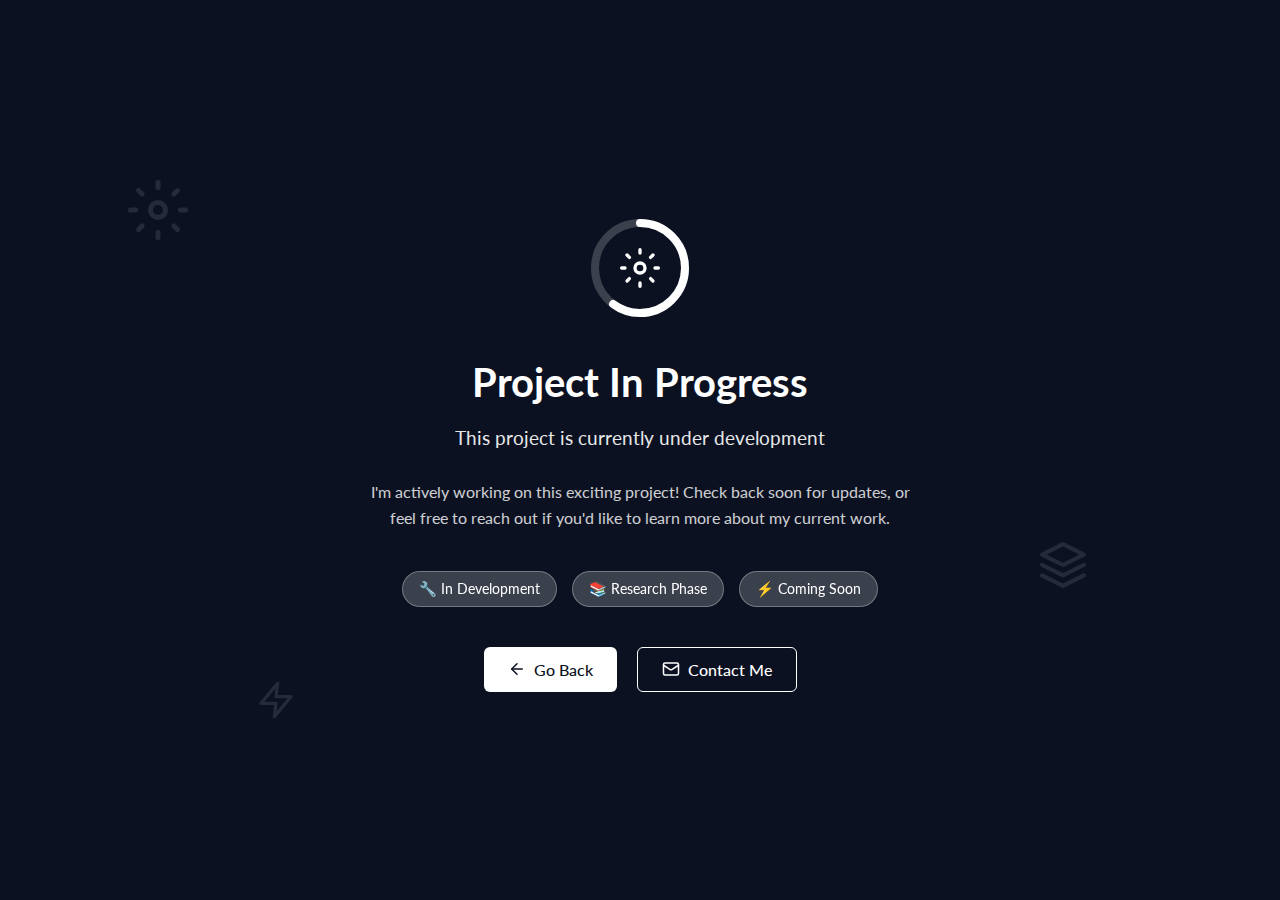
<file: project_in_progress.html>
<!DOCTYPE html>
<html lang="en">
<head>
    <link rel="preconnect" href="https://fonts.googleapis.com">
    <link rel="preconnect" href="https://fonts.gstatic.com" crossorigin>
    <link href="https://fonts.googleapis.com/css2?family=Lato:ital,wght@0,100;0,300;0,400;0,700;0,900;1,100;1,300;1,400;1,700;1,900&display=swap" rel="stylesheet">
    
    <meta charset="UTF-8">
    <meta name="viewport" content="width=device-width, initial-scale=1.0">
    <title>Project In Progress - Anna's Portfolio</title>
    <style>
        :root {
            --primary-color: #7293d8;
            --dark-blue: #0b1121;
            --light-blue: #dbeafe;
            --text-color: #1e293b;
            --light-text: #64748b;
        }
        
        * {
            margin: 0;
            padding: 0;
            box-sizing: border-box;
            font-family: 'Lato', sans-serif;
        }
        
        body {
            background: var(--dark-blue);
            min-height: 100vh;
            display: flex;
            align-items: center;
            justify-content: center;
            color: white;
        }
        
        .container {
            text-align: center;
            max-width: 600px;
            padding: 40px 20px;
        }
        
        .progress-icon {
            margin-bottom: 30px;
            animation: pulse 2s infinite;
        }
        
        @keyframes pulse {
            0%, 100% {
                transform: scale(1);
                opacity: 1;
            }
            50% {
                transform: scale(1.05);
                opacity: 0.8;
            }
        }
        
        .progress-circle {
            width: 120px;
            height: 120px;
            margin: 0 auto 30px;
            position: relative;
        }
        
        .progress-ring {
            width: 120px;
            height: 120px;
            transform: rotate(-90deg);
        }
        
        .progress-ring-bg {
            fill: none;
            stroke: rgba(255, 255, 255, 0.2);
            stroke-width: 8;
        }
        
        .progress-ring-progress {
            fill: none;
            stroke: white;
            stroke-width: 8;
            stroke-linecap: round;
            stroke-dasharray: 283;
            stroke-dashoffset: 113;
            animation: progress 3s ease-in-out infinite;
        }
        
        @keyframes progress {
            0% {
                stroke-dashoffset: 283;
            }
            50% {
                stroke-dashoffset: 113;
            }
            100% {
                stroke-dashoffset: 283;
            }
        }
        
        .gear-icon {
            position: absolute;
            top: 50%;
            left: 50%;
            transform: translate(-50%, -50%);
            animation: rotate 4s linear infinite;
        }
        
        @keyframes rotate {
            from {
                transform: translate(-50%, -50%) rotate(0deg);
            }
            to {
                transform: translate(-50%, -50%) rotate(360deg);
            }
        }
        
        h1 {
            font-size: 2.5rem;
            font-weight: 700;
            margin-bottom: 20px;
            color: white;
        }
        
        .subtitle {
            font-size: 1.2rem;
            margin-bottom: 30px;
            opacity: 0.9;
        }
        
        .description {
            font-size: 1rem;
            line-height: 1.6;
            margin-bottom: 40px;
            opacity: 0.8;
        }
        
        .status-badges {
            display: flex;
            justify-content: center;
            gap: 15px;
            margin-bottom: 40px;
            flex-wrap: wrap;
        }
        
        .badge {
            background-color: rgba(255, 255, 255, 0.2);
            backdrop-filter: blur(10px);
            padding: 8px 16px;
            border-radius: 25px;
            font-size: 0.9rem;
            border: 1px solid rgba(255, 255, 255, 0.3);
        }
        
        .cta-buttons {
            display: flex;
            justify-content: center;
            gap: 20px;
            flex-wrap: wrap;
        }
        
        .btn {
            display: inline-flex;
            align-items: center;
            padding: 12px 24px;
            border-radius: 6px;
            text-decoration: none;
            font-weight: 500;
            transition: all 0.3s ease;
            border: none;
            cursor: pointer;
        }
        
        .btn-primary {
            background-color: white;
            color: var(--dark-blue);
        }
        
        .btn-primary:hover {
            background-color: rgba(255, 255, 255, 0.9);
            transform: translateY(-2px);
        }
        
        .btn-secondary {
            background-color: transparent;
            color: white;
            border: 1px solid white;
        }
        
        .btn-secondary:hover {
            background-color: rgba(255, 255, 255, 0.1);
            transform: translateY(-2px);
        }
        
        .btn svg {
            margin-right: 8px;
            width: 18px;
            height: 18px;
        }
        
        .floating-elements {
            position: absolute;
            top: 0;
            left: 0;
            width: 100%;
            height: 100%;
            overflow: hidden;
            pointer-events: none;
            z-index: -1;
        }
        
        .floating-element {
            position: absolute;
            opacity: 0.1;
            animation: float 6s ease-in-out infinite;
        }
        
        .floating-element:nth-child(1) {
            top: 20%;
            left: 10%;
            animation-delay: 0s;
        }
        
        .floating-element:nth-child(2) {
            top: 60%;
            right: 15%;
            animation-delay: 2s;
        }
        
        .floating-element:nth-child(3) {
            bottom: 20%;
            left: 20%;
            animation-delay: 4s;
        }
        
        @keyframes float {
            0%, 100% {
                transform: translateY(0px) rotate(0deg);
            }
            50% {
                transform: translateY(-20px) rotate(180deg);
            }
        }
        
        /* Responsive Design */
        @media (max-width: 768px) {
            h1 {
                font-size: 2rem;
            }
            
            .subtitle {
                font-size: 1.1rem;
            }
            
            .cta-buttons {
                flex-direction: column;
                align-items: center;
            }
            
            .btn {
                width: 200px;
                justify-content: center;
            }
        }
    </style>
</head>
<body>
    <!-- Floating Background Elements -->
    <div class="floating-elements">
        <svg class="floating-element" width="60" height="60" viewBox="0 0 24 24" fill="none" xmlns="http://www.w3.org/2000/svg">
            <circle cx="12" cy="12" r="3" stroke="white" stroke-width="2"/>
            <path d="M12 1V3" stroke="white" stroke-width="2" stroke-linecap="round"/>
            <path d="M12 21V23" stroke="white" stroke-width="2" stroke-linecap="round"/>
            <path d="M4.22 4.22L5.64 5.64" stroke="white" stroke-width="2" stroke-linecap="round"/>
            <path d="M18.36 18.36L19.78 19.78" stroke="white" stroke-width="2" stroke-linecap="round"/>
            <path d="M1 12H3" stroke="white" stroke-width="2" stroke-linecap="round"/>
            <path d="M21 12H23" stroke="white" stroke-width="2" stroke-linecap="round"/>
            <path d="M4.22 19.78L5.64 18.36" stroke="white" stroke-width="2" stroke-linecap="round"/>
            <path d="M18.36 5.64L19.78 4.22" stroke="white" stroke-width="2" stroke-linecap="round"/>
        </svg>
        
        <svg class="floating-element" width="50" height="50" viewBox="0 0 24 24" fill="none" xmlns="http://www.w3.org/2000/svg">
            <path d="M12 2L2 7L12 12L22 7L12 2Z" stroke="white" stroke-width="2" stroke-linecap="round" stroke-linejoin="round"/>
            <path d="M2 17L12 22L22 17" stroke="white" stroke-width="2" stroke-linecap="round" stroke-linejoin="round"/>
            <path d="M2 12L12 17L22 12" stroke="white" stroke-width="2" stroke-linecap="round" stroke-linejoin="round"/>
        </svg>
        
        <svg class="floating-element" width="40" height="40" viewBox="0 0 24 24" fill="none" xmlns="http://www.w3.org/2000/svg">
            <path d="M13 2L3 14H12L11 22L21 10H12L13 2Z" stroke="white" stroke-width="2" stroke-linecap="round" stroke-linejoin="round"/>
        </svg>
    </div>

    <div class="container">
        <!-- Animated Progress Circle -->
        <div class="progress-circle">
            <svg class="progress-ring" viewBox="0 0 120 120">
                <circle class="progress-ring-bg" cx="60" cy="60" r="45"/>
                <circle class="progress-ring-progress" cx="60" cy="60" r="45"/>
            </svg>
            <svg class="gear-icon" width="40" height="40" viewBox="0 0 24 24" fill="none" xmlns="http://www.w3.org/2000/svg">
                <circle cx="12" cy="12" r="3" stroke="white" stroke-width="2"/>
                <path d="M12 1V3" stroke="white" stroke-width="2" stroke-linecap="round"/>
                <path d="M12 21V23" stroke="white" stroke-width="2" stroke-linecap="round"/>
                <path d="M4.22 4.22L5.64 5.64" stroke="white" stroke-width="2" stroke-linecap="round"/>
                <path d="M18.36 18.36L19.78 19.78" stroke="white" stroke-width="2" stroke-linecap="round"/>
                <path d="M1 12H3" stroke="white" stroke-width="2" stroke-linecap="round"/>
                <path d="M21 12H23" stroke="white" stroke-width="2" stroke-linecap="round"/>
                <path d="M4.22 19.78L5.64 18.36" stroke="white" stroke-width="2" stroke-linecap="round"/>
                <path d="M18.36 5.64L19.78 4.22" stroke="white" stroke-width="2" stroke-linecap="round"/>
            </svg>
        </div>

        <h1>Project In Progress</h1>
        
        <p class="subtitle">This project is currently under development</p>
        
        <p class="description">
            I'm actively working on this exciting project! Check back soon for updates, 
            or feel free to reach out if you'd like to learn more about my current work.
        </p>
        
        <div class="status-badges">
            <span class="badge">🔧 In Development</span>
            <span class="badge">📚 Research Phase</span>
            <span class="badge">⚡ Coming Soon</span>
        </div>
        
        <div class="cta-buttons">
            <a href="index.html" class="btn btn-primary">
                <svg viewBox="0 0 24 24" fill="none" xmlns="http://www.w3.org/2000/svg">
                    <path d="M19 12H5" stroke="currentColor" stroke-width="2" stroke-linecap="round" stroke-linejoin="round"/>
                    <path d="M12 19L5 12L12 5" stroke="currentColor" stroke-width="2" stroke-linecap="round" stroke-linejoin="round"/>
                </svg>
                Go Back
            </a>
            
            <a href="/#contact" class="btn btn-secondary">
                <svg viewBox="0 0 24 24" fill="none" xmlns="http://www.w3.org/2000/svg">
                    <rect x="2" y="4" width="20" height="16" rx="2" stroke="currentColor" stroke-width="2"/>
                    <path d="M22 7L13.03 12.7C12.7213 12.8934 12.3679 13 12.005 13C11.6421 13 11.2887 12.8934 10.98 12.7L2 7" stroke="currentColor" stroke-width="2" stroke-linecap="round" stroke-linejoin="round"/>
                </svg>
                Contact Me
            </a>
        </div>
    </div>
</body>
</html>
</file>
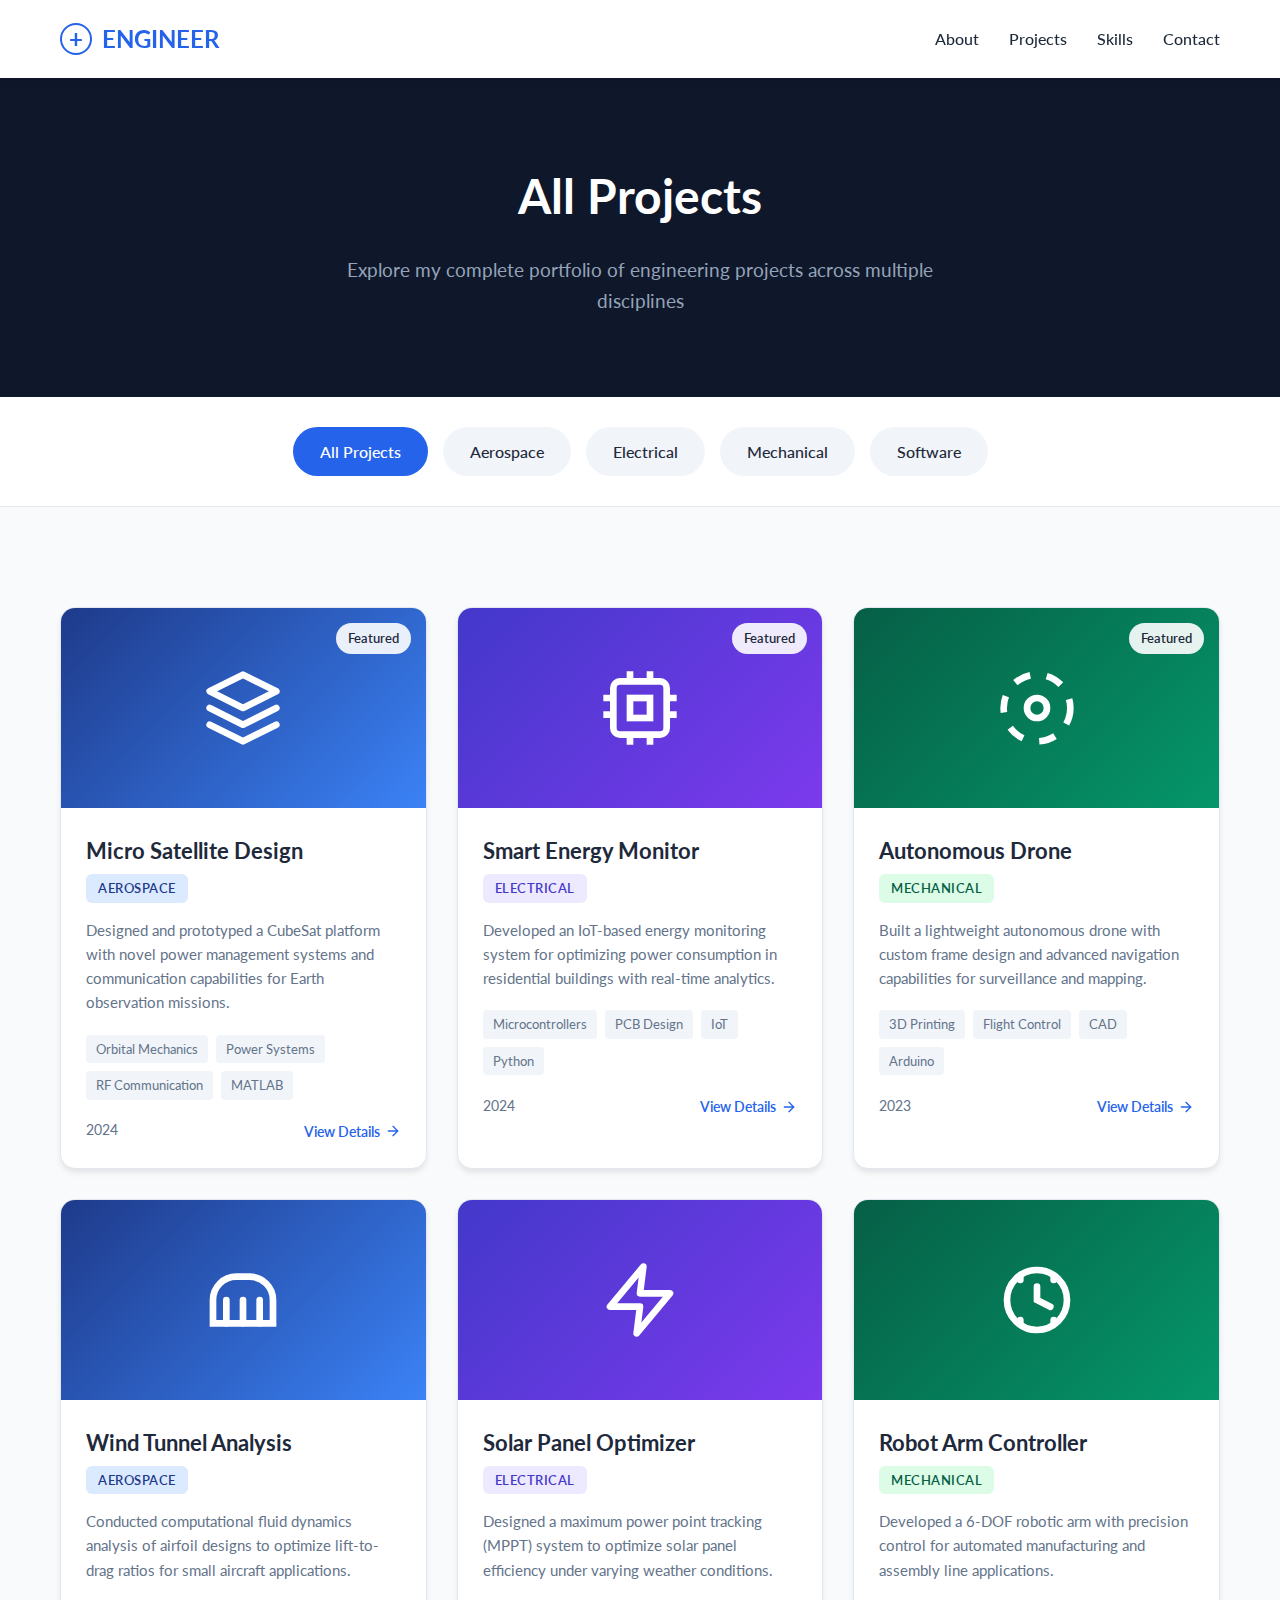
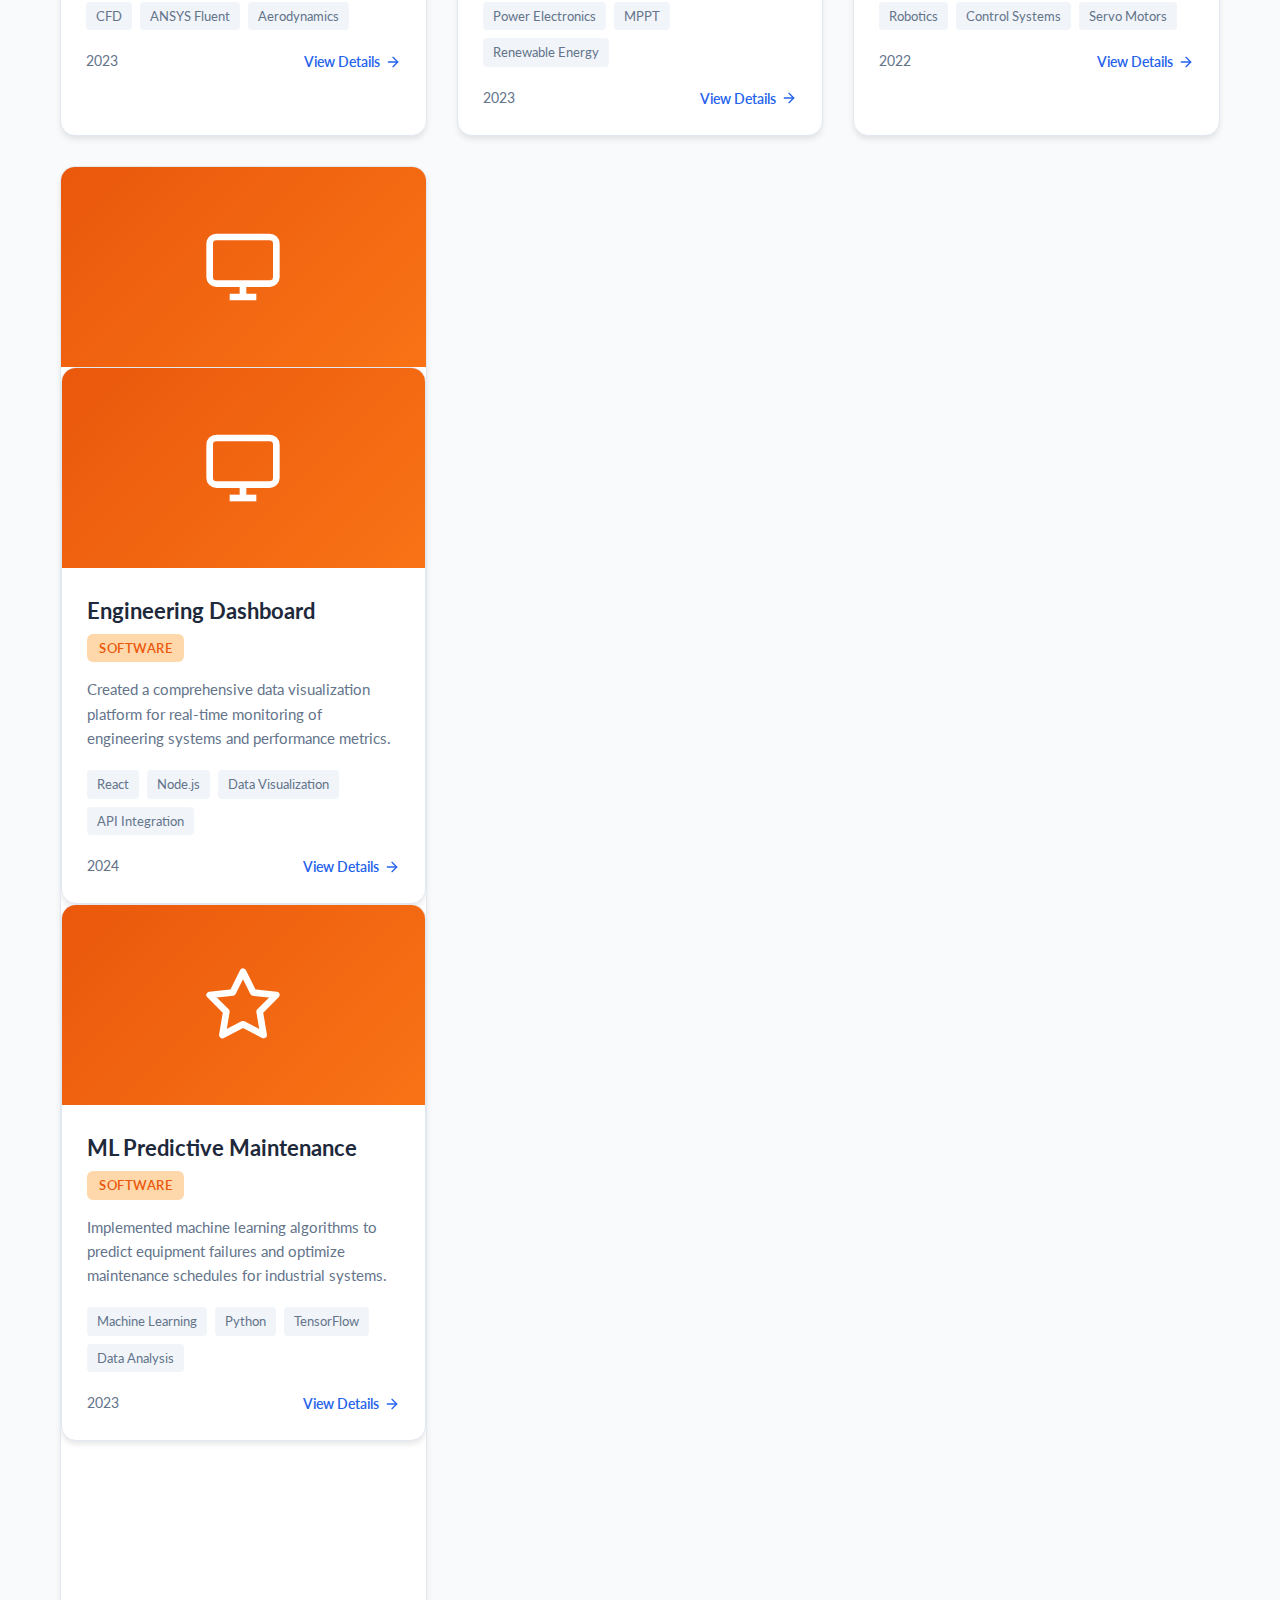
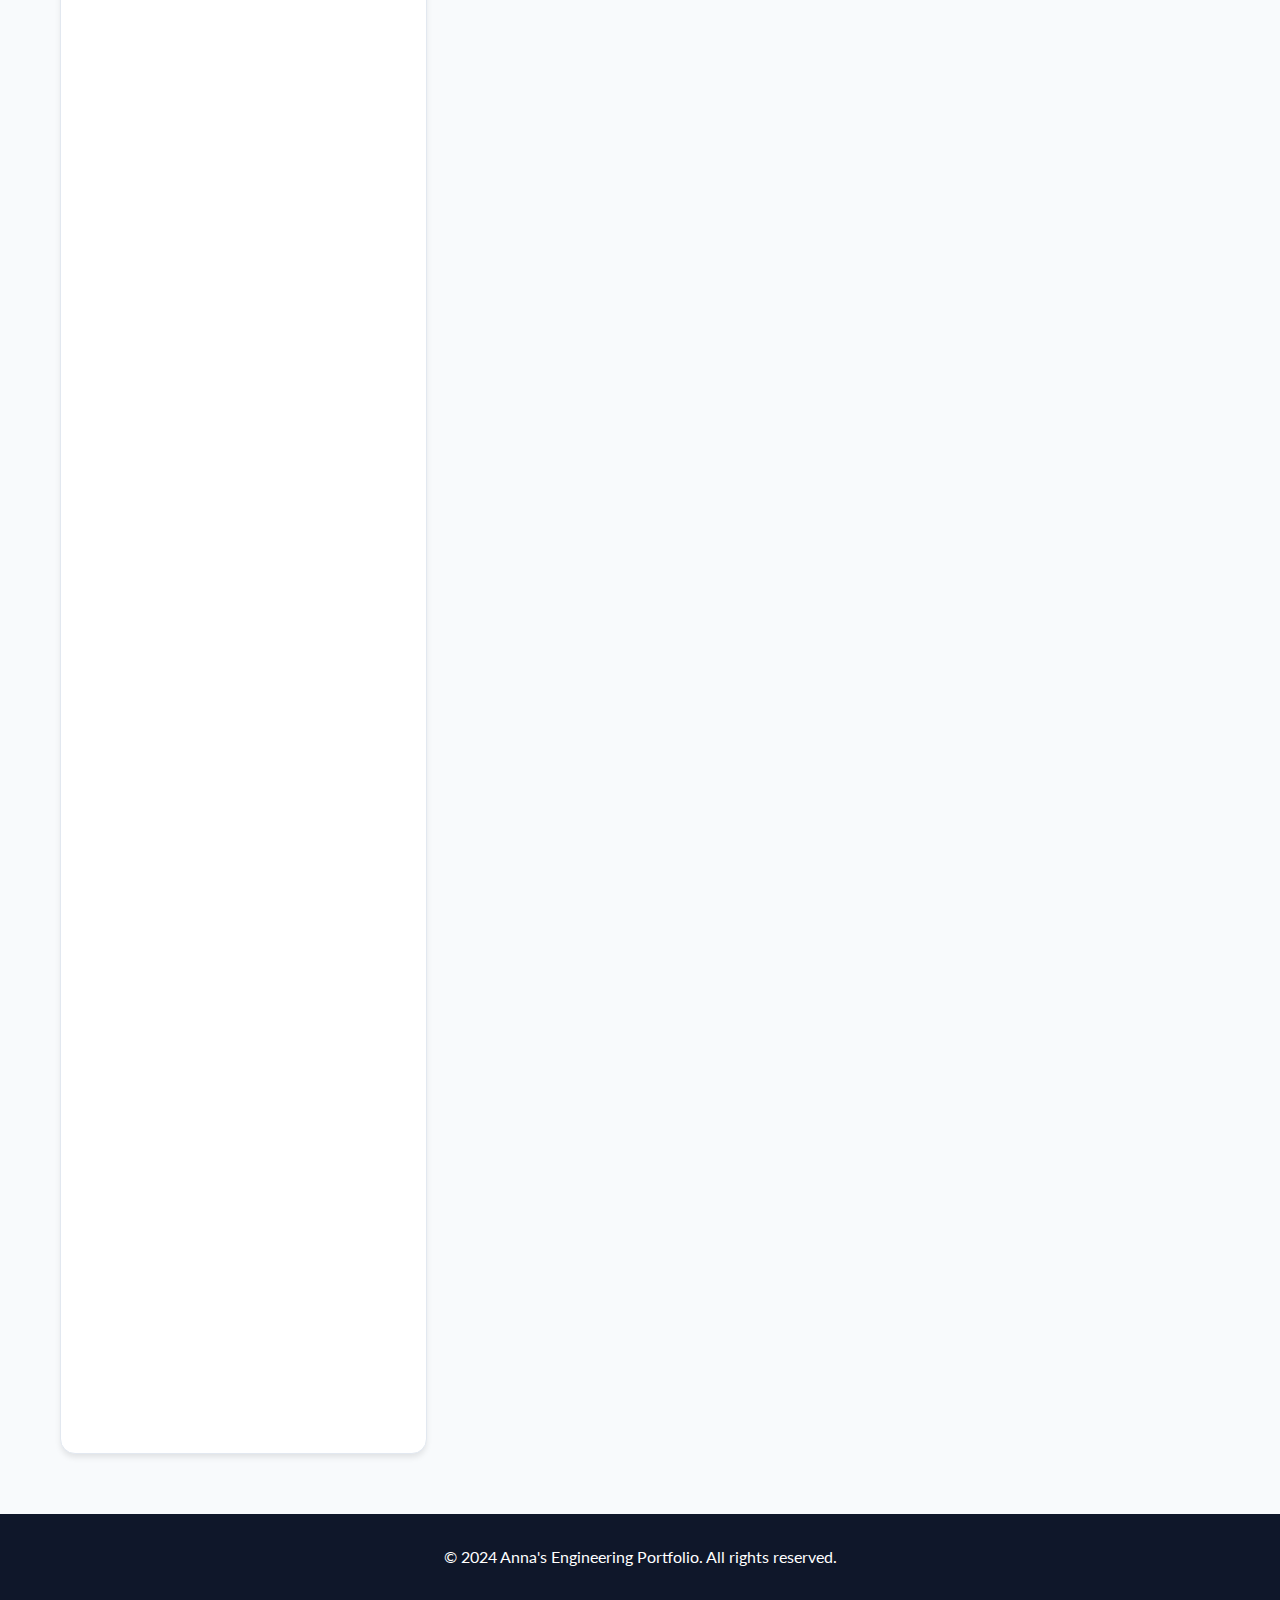
<file: projects-list.html>
<!DOCTYPE html>
<html lang="en">
<head>
    <link rel="preconnect" href="https://fonts.googleapis.com">
    <link rel="preconnect" href="https://fonts.gstatic.com" crossorigin>
    <link href="https://fonts.googleapis.com/css2?family=Lato:ital,wght@0,100;0,300;0,400;0,700;0,900;1,100;1,300;1,400;1,700;1,900&display=swap" rel="stylesheet">

    <meta charset="UTF-8">
    <meta name="viewport" content="width=device-width, initial-scale=1.0">
    <title>All Projects - Anna's Engineering Portfolio</title>
    <style>
        /* Global Styles */
        :root {
            --primary-color: #2563EB;
            --dark-blue: #0f172a;
            --light-blue: #dbeafe;
            --aerospace-blue: #1e3a8a;
            --electrical-purple: #4338ca;
            --mechanical-green: #065f46;
            --software-orange: #ea580c;
            --text-color: #1e293b;
            --light-text: #64748b;
        }
        
        * {
            margin: 0;
            padding: 0;
            box-sizing: border-box;
            font-family: 'Lato';
        }
        
        body {
            line-height: 1.6;
            color: var(--text-color);
            background-color: #f8fafc;
        }
        
        .container {
            max-width: 1200px;
            margin: 0 auto;
            padding: 0 20px;
        }
        
        section {
            padding: 60px 0;
        }
        
        h1, h2, h3 {
            margin-bottom: 16px;
        }
        
        p {
            margin-bottom: 16px;
        }
        
        .btn {
            display: inline-block;
            padding: 12px 30px;
            border-radius: 6px;
            text-decoration: none;
            font-weight: 500;
            cursor: pointer;
            border: none;
            transition: background-color 0.3s;
        }
        
        .btn-primary {
            background-color: var(--primary-color);
            color: white;
        }
        
        .btn-outline {
            background-color: transparent;
            color: var(--primary-color);
            border: 1px solid var(--primary-color);
        }
        
        .btn-secondary {
            background-color: transparent;
            color: white;
            border: 1px solid white;
        }
        
        /* Header Styles */
        header {
            padding: 20px 0;
            background-color: white;
            box-shadow: 0 2px 10px rgba(0, 0, 0, 0.1);
            position: sticky;
            top: 0;
            z-index: 100;
        }
        
        .header-container {
            display: flex;
            justify-content: space-between;
            align-items: center;
        }
        
        .logo {
            display: flex;
            align-items: center;
            text-decoration: none;
            color: var(--primary-color);
            font-weight: 700;
            font-size: 1.5rem;
        }
        
        .logo .icon {
            border: 2px solid var(--primary-color);
            border-radius: 50%;
            width: 32px;
            height: 32px;
            display: flex;
            align-items: center;
            justify-content: center;
            margin-right: 10px;
        }
        
        nav ul {
            display: flex;
            list-style: none;
        }
        
        nav ul li {
            margin-left: 30px;
        }
        
        nav ul li a {
            text-decoration: none;
            color: var(--text-color);
            font-weight: 500;
            transition: color 0.3s;
        }
        
        nav ul li a:hover {
            color: var(--primary-color);
        }

        /* Page Header */
        .page-header {
            background-color: var(--dark-blue);
            color: white;
            padding: 80px 0;
            text-align: center;
        }
        
        .page-header h1 {
            font-size: 3rem;
            font-weight: 700;
            margin-bottom: 20px;
        }
        
        .page-header p {
            font-size: 1.2rem;
            color: #94a3b8;
            max-width: 600px;
            margin: 0 auto;
        }

        /* Filter Navigation */
        .filter-nav {
            background-color: white;
            padding: 30px 0;
            border-bottom: 1px solid #e2e8f0;
        }
        
        .filter-buttons {
            display: flex;
            justify-content: center;
            gap: 15px;
            flex-wrap: wrap;
        }
        
        .filter-btn {
            padding: 10px 25px;
            border-radius: 25px;
            background-color: #f1f5f9;
            color: var(--text-color);
            text-decoration: none;
            font-weight: 500;
            transition: all 0.3s;
            border: 2px solid transparent;
        }
        
        .filter-btn.active,
        .filter-btn:hover {
            background-color: var(--primary-color);
            color: white;
        }
        
        .filter-btn.aerospace.active {
            background-color: var(--aerospace-blue);
        }
        
        .filter-btn.electrical.active {
            background-color: var(--electrical-purple);
        }
        
        .filter-btn.mechanical.active {
            background-color: var(--mechanical-green);
        }
        
        .filter-btn.software.active {
            background-color: var(--software-orange);
        }

        /* Projects Grid */
        .projects-section {
            padding: 60px 0;
        }
        
        .projects-grid {
            display: grid;
            grid-template-columns: repeat(auto-fit, minmax(350px, 1fr));
            gap: 30px;
            margin-top: 40px;
        }
        
        .project-card {
            border-radius: 15px;
            overflow: hidden;
            box-shadow: 0 4px 6px -1px rgba(0, 0, 0, 0.1);
            background-color: white;
            transition: transform 0.3s, box-shadow 0.3s;
            border: 1px solid #e2e8f0;
        }
        
        .project-card:hover {
            transform: translateY(-5px);
            box-shadow: 0 20px 25px -5px rgba(0, 0, 0, 0.1);
        }
        
        .project-image {
            height: 200px;
            display: flex;
            align-items: center;
            justify-content: center;
            position: relative;
            overflow: hidden;
        }
        
        .project-card[data-category="aerospace"] .project-image {
            background: linear-gradient(135deg, var(--aerospace-blue), #3b82f6);
        }
        
        .project-card[data-category="electrical"] .project-image {
            background: linear-gradient(135deg, var(--electrical-purple), #7c3aed);
        }
        
        .project-card[data-category="mechanical"] .project-image {
            background: linear-gradient(135deg, var(--mechanical-green), #059669);
        }
        
        .project-card[data-category="software"] .project-image {
            background: linear-gradient(135deg, var(--software-orange), #f97316);
        }
        
        .project-icon {
            width: 80px;
            height: 80px;
            color: white;
            z-index: 1;
        }
        
        .project-badge {
            position: absolute;
            top: 15px;
            right: 15px;
            background-color: rgba(255, 255, 255, 0.9);
            padding: 5px 12px;
            border-radius: 20px;
            font-size: 0.8rem;
            font-weight: 600;
        }
        
        .project-content {
            padding: 25px;
        }
        
        .project-meta {
            display: flex;
            justify-content: space-between;
            align-items: flex-start;
            margin-bottom: 15px;
        }
        
        .project-title {
            font-size: 1.4rem;
            margin-bottom: 5px;
        }
        
        .project-category {
            display: inline-block;
            padding: 4px 12px;
            border-radius: 6px;
            font-size: 0.8rem;
            font-weight: 600;
            text-transform: uppercase;
            letter-spacing: 0.5px;
        }
        
        .project-category.aerospace {
            background-color: var(--light-blue);
            color: var(--aerospace-blue);
        }
        
        .project-category.electrical {
            background-color: #ede9fe;
            color: var(--electrical-purple);
        }
        
        .project-category.mechanical {
            background-color: #dcfce7;
            color: var(--mechanical-green);
        }
        
        .project-category.software {
            background-color: #fed7aa;
            color: var(--software-orange);
        }
        
        .project-description {
            color: var(--light-text);
            margin-bottom: 20px;
            font-size: 0.95rem;
        }
        
        .project-tags {
            display: flex;
            flex-wrap: wrap;
            gap: 8px;
            margin-bottom: 20px;
        }
        
        .project-tag {
            font-size: 0.8rem;
            padding: 4px 10px;
            border-radius: 4px;
            background-color: #f1f5f9;
            color: var(--light-text);
        }
        
        .project-footer {
            display: flex;
            justify-content: space-between;
            align-items: center;
        }
        
        .project-date {
            font-size: 0.85rem;
            color: var(--light-text);
        }
        
        .project-link {
            display: inline-flex;
            align-items: center;
            color: var(--primary-color);
            font-size: 0.9rem;
            font-weight: 600;
            text-decoration: none;
            transition: color 0.3s;
        }
        
        .project-link:hover {
            color: #1d4ed8;
        }
        
        .project-link svg {
            width: 16px;
            height: 16px;
            margin-left: 5px;
            transition: transform 0.3s;
        }
        
        .project-link:hover svg {
            transform: translateX(3px);
        }

        /* Filter Animation */
        .project-card.hidden {
            display: none;
        }

        /* Footer */
        footer {
            background-color: var(--dark-blue);
            color: white;
            padding: 30px 0;
            text-align: center;
        }

        /* Responsive Design */
        @media (max-width: 768px) {
            .projects-grid {
                grid-template-columns: 1fr;
            }
            
            .filter-buttons {
                flex-direction: column;
                align-items: center;
            }
            
            .page-header h1 {
                font-size: 2.5rem;
            }
        }
    </style>
</head>
<body>
    <!-- Header -->
    <header>
        <div class="container header-container">
            <a href="index.html" class="logo">
                <div class="icon">+</div>
                ENGINEER
            </a>
            <nav>
                <ul>
                    <li><a href="index.html#about">About</a></li>
                    <li><a href="projects.html">Projects</a></li>
                    <li><a href="index.html#skills">Skills</a></li>
                    <li><a href="index.html#contact">Contact</a></li>
                </ul>
            </nav>
        </div>
    </header>

    <!-- Page Header -->
    <section class="page-header">
        <div class="container">
            <h1>All Projects</h1>
            <p>Explore my complete portfolio of engineering projects across multiple disciplines</p>
        </div>
    </section>

    <!-- Filter Navigation -->
    <section class="filter-nav">
        <div class="container">
            <div class="filter-buttons">
                <a href="#" class="filter-btn active" data-filter="all">All Projects</a>
                <a href="#" class="filter-btn aerospace" data-filter="aerospace">Aerospace</a>
                <a href="#" class="filter-btn electrical" data-filter="electrical">Electrical</a>
                <a href="#" class="filter-btn mechanical" data-filter="mechanical">Mechanical</a>
                <a href="#" class="filter-btn software" data-filter="software">Software</a>
            </div>
        </div>
    </section>

    <!-- Projects Section -->
    <section class="projects-section">
        <div class="container">
            <div class="projects-grid">
                <!-- Featured Projects -->
                <div class="project-card" data-category="aerospace">
                    <div class="project-image">
                        <svg class="project-icon" viewBox="0 0 24 24" fill="none" xmlns="http://www.w3.org/2000/svg">
                            <path d="M12 2L2 7L12 12L22 7L12 2Z" stroke="currentColor" stroke-width="2" stroke-linecap="round" stroke-linejoin="round"/>
                            <path d="M2 17L12 22L22 17" stroke="currentColor" stroke-width="2" stroke-linecap="round" stroke-linejoin="round"/>
                            <path d="M2 12L12 17L22 12" stroke="currentColor" stroke-width="2" stroke-linecap="round" stroke-linejoin="round"/>
                        </svg>
                        <div class="project-badge">Featured</div>
                    </div>
                    <div class="project-content">
                        <div class="project-meta">
                            <div>
                                <h3 class="project-title">Micro Satellite Design</h3>
                                <span class="project-category aerospace">Aerospace</span>
                            </div>
                        </div>
                        <p class="project-description">
                            Designed and prototyped a CubeSat platform with novel power management systems and communication capabilities for Earth observation missions.
                        </p>
                        <div class="project-tags">
                            <span class="project-tag">Orbital Mechanics</span>
                            <span class="project-tag">Power Systems</span>
                            <span class="project-tag">RF Communication</span>
                            <span class="project-tag">MATLAB</span>
                        </div>
                        <div class="project-footer">
                            <span class="project-date">2024</span>
                            <a href="project-satellite.html" class="project-link">
                                View Details
                                <svg width="24" height="24" viewBox="0 0 24 24" fill="none" xmlns="http://www.w3.org/2000/svg">
                                    <path d="M5 12H19" stroke="currentColor" stroke-width="2" stroke-linecap="round" stroke-linejoin="round"/>
                                    <path d="M12 5L19 12L12 19" stroke="currentColor" stroke-width="2" stroke-linecap="round" stroke-linejoin="round"/>
                                </svg>
                            </a>
                        </div>
                    </div>
                </div>

                <div class="project-card" data-category="electrical">
                    <div class="project-image">
                        <svg class="project-icon" viewBox="0 0 24 24" fill="none" xmlns="http://www.w3.org/2000/svg">
                            <rect x="4" y="4" width="16" height="16" rx="2" stroke="currentColor" stroke-width="2"/>
                            <rect x="9" y="9" width="6" height="6" stroke="currentColor" stroke-width="2"/>
                            <line x1="9" y1="1" x2="9" y2="4" stroke="currentColor" stroke-width="2"/>
                            <line x1="15" y1="1" x2="15" y2="4" stroke="currentColor" stroke-width="2"/>
                            <line x1="9" y1="20" x2="9" y2="23" stroke="currentColor" stroke-width="2"/>
                            <line x1="15" y1="20" x2="15" y2="23" stroke="currentColor" stroke-width="2"/>
                            <line x1="20" y1="9" x2="23" y2="9" stroke="currentColor" stroke-width="2"/>
                            <line x1="20" y1="14" x2="23" y2="14" stroke="currentColor" stroke-width="2"/>
                            <line x1="1" y1="9" x2="4" y2="9" stroke="currentColor" stroke-width="2"/>
                            <line x1="1" y1="14" x2="4" y2="14" stroke="currentColor" stroke-width="2"/>
                        </svg>
                        <div class="project-badge">Featured</div>
                    </div>
                    <div class="project-content">
                        <div class="project-meta">
                            <div>
                                <h3 class="project-title">Smart Energy Monitor</h3>
                                <span class="project-category electrical">Electrical</span>
                            </div>
                        </div>
                        <p class="project-description">
                            Developed an IoT-based energy monitoring system for optimizing power consumption in residential buildings with real-time analytics.
                        </p>
                        <div class="project-tags">
                            <span class="project-tag">Microcontrollers</span>
                            <span class="project-tag">PCB Design</span>
                            <span class="project-tag">IoT</span>
                            <span class="project-tag">Python</span>
                        </div>
                        <div class="project-footer">
                            <span class="project-date">2024</span>
                            <a href="project-energy-monitor.html" class="project-link">
                                View Details
                                <svg width="24" height="24" viewBox="0 0 24 24" fill="none" xmlns="http://www.w3.org/2000/svg">
                                    <path d="M5 12H19" stroke="currentColor" stroke-width="2" stroke-linecap="round" stroke-linejoin="round"/>
                                    <path d="M12 5L19 12L12 19" stroke="currentColor" stroke-width="2" stroke-linecap="round" stroke-linejoin="round"/>
                                </svg>
                            </a>
                        </div>
                    </div>
                </div>

                <div class="project-card" data-category="mechanical">
                    <div class="project-image">
                        <svg class="project-icon" viewBox="0 0 24 24" fill="none" xmlns="http://www.w3.org/2000/svg">
                            <path d="M12 15C13.6569 15 15 13.6569 15 12C15 10.3431 13.6569 9 12 9C10.3431 9 9 10.3431 9 12C9 13.6569 10.3431 15 12 15Z" stroke="currentColor" stroke-width="2"/>
                            <circle cx="12" cy="12" r="10" stroke="currentColor" stroke-width="2" stroke-dasharray="5 5"/>
                        </svg>
                        <div class="project-badge">Featured</div>
                    </div>
                    <div class="project-content">
                        <div class="project-meta">
                            <div>
                                <h3 class="project-title">Autonomous Drone</h3>
                                <span class="project-category mechanical">Mechanical</span>
                            </div>
                        </div>
                        <p class="project-description">
                            Built a lightweight autonomous drone with custom frame design and advanced navigation capabilities for surveillance and mapping.
                        </p>
                        <div class="project-tags">
                            <span class="project-tag">3D Printing</span>
                            <span class="project-tag">Flight Control</span>
                            <span class="project-tag">CAD</span>
                            <span class="project-tag">Arduino</span>
                        </div>
                        <div class="project-footer">
                            <span class="project-date">2023</span>
                            <a href="project-drone.html" class="project-link">
                                View Details
                                <svg width="24" height="24" viewBox="0 0 24 24" fill="none" xmlns="http://www.w3.org/2000/svg">
                                    <path d="M5 12H19" stroke="currentColor" stroke-width="2" stroke-linecap="round" stroke-linejoin="round"/>
                                    <path d="M12 5L19 12L12 19" stroke="currentColor" stroke-width="2" stroke-linecap="round" stroke-linejoin="round"/>
                                </svg>
                            </a>
                        </div>
                    </div>
                </div>

                <!-- Additional Projects -->
                <div class="project-card" data-category="aerospace">
                    <div class="project-image">
                        <svg class="project-icon" viewBox="0 0 24 24" fill="none" xmlns="http://www.w3.org/2000/svg">
                            <path d="M3 12C3 8.13401 6.13401 5 10 5H14C17.866 5 21 8.13401 21 12V19H3V12Z" stroke="currentColor" stroke-width="2"/>
                            <path d="M7 19V12" stroke="currentColor" stroke-width="2" stroke-linecap="round"/>
                            <path d="M12 19V12" stroke="currentColor" stroke-width="2" stroke-linecap="round"/>
                            <path d="M17 19V12" stroke="currentColor" stroke-width="2" stroke-linecap="round"/>
                        </svg>
                    </div>
                    <div class="project-content">
                        <div class="project-meta">
                            <div>
                                <h3 class="project-title">Wind Tunnel Analysis</h3>
                                <span class="project-category aerospace">Aerospace</span>
                            </div>
                        </div>
                        <p class="project-description">
                            Conducted computational fluid dynamics analysis of airfoil designs to optimize lift-to-drag ratios for small aircraft applications.
                        </p>
                        <div class="project-tags">
                            <span class="project-tag">CFD</span>
                            <span class="project-tag">ANSYS Fluent</span>
                            <span class="project-tag">Aerodynamics</span>
                        </div>
                        <div class="project-footer">
                            <span class="project-date">2023</span>
                            <a href="project-wind-tunnel.html" class="project-link">
                                View Details
                                <svg width="24" height="24" viewBox="0 0 24 24" fill="none" xmlns="http://www.w3.org/2000/svg">
                                    <path d="M5 12H19" stroke="currentColor" stroke-width="2" stroke-linecap="round" stroke-linejoin="round"/>
                                    <path d="M12 5L19 12L12 19" stroke="currentColor" stroke-width="2" stroke-linecap="round" stroke-linejoin="round"/>
                                </svg>
                            </a>
                        </div>
                    </div>
                </div>

                <div class="project-card" data-category="electrical">
                    <div class="project-image">
                        <svg class="project-icon" viewBox="0 0 24 24" fill="none" xmlns="http://www.w3.org/2000/svg">
                            <path d="M13 2L3 14H12L11 22L21 10H12L13 2Z" stroke="currentColor" stroke-width="2" stroke-linecap="round" stroke-linejoin="round"/>
                        </svg>
                    </div>
                    <div class="project-content">
                        <div class="project-meta">
                            <div>
                                <h3 class="project-title">Solar Panel Optimizer</h3>
                                <span class="project-category electrical">Electrical</span>
                            </div>
                        </div>
                        <p class="project-description">
                            Designed a maximum power point tracking (MPPT) system to optimize solar panel efficiency under varying weather conditions.
                        </p>
                        <div class="project-tags">
                            <span class="project-tag">Power Electronics</span>
                            <span class="project-tag">MPPT</span>
                            <span class="project-tag">Renewable Energy</span>
                        </div>
                        <div class="project-footer">
                            <span class="project-date">2023</span>
                            <a href="project-solar-optimizer.html" class="project-link">
                                View Details
                                <svg width="24" height="24" viewBox="0 0 24 24" fill="none" xmlns="http://www.w3.org/2000/svg">
                                    <path d="M5 12H19" stroke="currentColor" stroke-width="2" stroke-linecap="round" stroke-linejoin="round"/>
                                    <path d="M12 5L19 12L12 19" stroke="currentColor" stroke-width="2" stroke-linecap="round" stroke-linejoin="round"/>
                                </svg>
                            </a>
                        </div>
                    </div>
                </div>

                <div class="project-card" data-category="mechanical">
                    <div class="project-image">
                        <svg class="project-icon" viewBox="0 0 24 24" fill="none" xmlns="http://www.w3.org/2000/svg">
                            <circle cx="12" cy="12" r="9" stroke="currentColor" stroke-width="2"/>
                            <path d="M12 8L12 12L16 14" stroke="currentColor" stroke-width="2" stroke-linecap="round"/>
                            <path d="M7 6L7 5" stroke="currentColor" stroke-width="2" stroke-linecap="round"/>
                            <path d="M17 6L17 5" stroke="currentColor" stroke-width="2" stroke-linecap="round"/>
                            <path d="M7 19L7 18" stroke="currentColor" stroke-width="2" stroke-linecap="round"/>
                            <path d="M17 19L17 18" stroke="currentColor" stroke-width="2" stroke-linecap="round"/>
                        </svg>
                    </div>
                    <div class="project-content">
                        <div class="project-meta">
                            <div>
                                <h3 class="project-title">Robot Arm Controller</h3>
                                <span class="project-category mechanical">Mechanical</span>
                            </div>
                        </div>
                        <p class="project-description">
                            Developed a 6-DOF robotic arm with precision control for automated manufacturing and assembly line applications.
                        </p>
                        <div class="project-tags">
                            <span class="project-tag">Robotics</span>
                            <span class="project-tag">Control Systems</span>
                            <span class="project-tag">Servo Motors</span>
                        </div>
                        <div class="project-footer">
                            <span class="project-date">2022</span>
                            <a href="project-robot-arm.html" class="project-link">
                                View Details
                                <svg width="24" height="24" viewBox="0 0 24 24" fill="none" xmlns="http://www.w3.org/2000/svg">
                                    <path d="M5 12H19" stroke="currentColor" stroke-width="2" stroke-linecap="round" stroke-linejoin="round"/>
                                    <path d="M12 5L19 12L12 19" stroke="currentColor" stroke-width="2" stroke-linecap="round" stroke-linejoin="round"/>
                                </svg>
                            </a>
                        </div>
                    </div>
                </div>

                <div class="project-card" data-category="software">
                    <div class="project-image">
                        <svg class="project-icon" viewBox="0 0 24 24" fill="none" xmlns="http://www.w3.org/2000/svg">
                            <rect x="2" y="3" width="20" height="14" rx="2" stroke="currentColor" stroke-width="2"/>
                            <line x1="8" y1="21" x2="16" y2="21" stroke="currentColor" stroke-width="2"/>
                            <line x1="12" y1="17" x2="12" y2="21" stroke="currentColor" stroke-width="2"/>
                        </svg>
                    </div>
                                    <div class="project-card" data-category="software">
                    <div class="project-image">
                        <svg class="project-icon" viewBox="0 0 24 24" fill="none" xmlns="http://www.w3.org/2000/svg">
                            <rect x="2" y="3" width="20" height="14" rx="2" stroke="currentColor" stroke-width="2"/>
                            <line x1="8" y1="21" x2="16" y2="21" stroke="currentColor" stroke-width="2"/>
                            <line x1="12" y1="17" x2="12" y2="21" stroke="currentColor" stroke-width="2"/>
                        </svg>
                    </div>
                    <div class="project-content">
                        <div class="project-meta">
                            <div>
                                <h3 class="project-title">Engineering Dashboard</h3>
                                <span class="project-category software">Software</span>
                            </div>
                        </div>
                        <p class="project-description">
                            Created a comprehensive data visualization platform for real-time monitoring of engineering systems and performance metrics.
                        </p>
                        <div class="project-tags">
                            <span class="project-tag">React</span>
                            <span class="project-tag">Node.js</span>
                            <span class="project-tag">Data Visualization</span>
                            <span class="project-tag">API Integration</span>
                        </div>
                        <div class="project-footer">
                            <span class="project-date">2024</span>
                            <a href="project-dashboard.html" class="project-link">
                                View Details
                                <svg width="24" height="24" viewBox="0 0 24 24" fill="none" xmlns="http://www.w3.org/2000/svg">
                                    <path d="M5 12H19" stroke="currentColor" stroke-width="2" stroke-linecap="round" stroke-linejoin="round"/>
                                    <path d="M12 5L19 12L12 19" stroke="currentColor" stroke-width="2" stroke-linecap="round" stroke-linejoin="round"/>
                                </svg>
                            </a>
                        </div>
                    </div>
                </div>

                <!-- More Software Projects -->
                <div class="project-card" data-category="software">
                    <div class="project-image">
                        <svg class="project-icon" viewBox="0 0 24 24" fill="none" xmlns="http://www.w3.org/2000/svg">
                            <path d="M12 2L15.09 8.26L22 9L17 14L18.18 21L12 17.77L5.82 21L7 14L2 9L8.91 8.26L12 2Z" stroke="currentColor" stroke-width="2" stroke-linecap="round" stroke-linejoin="round"/>
                        </svg>
                    </div>
                    <div class="project-content">
                        <div class="project-meta">
                            <div>
                                <h3 class="project-title">ML Predictive Maintenance</h3>
                                <span class="project-category software">Software</span>
                            </div>
                        </div>
                        <p class="project-description">
                            Implemented machine learning algorithms to predict equipment failures and optimize maintenance schedules for industrial systems.
                        </p>
                        <div class="project-tags">
                            <span class="project-tag">Machine Learning</span>
                            <span class="project-tag">Python</span>
                            <span class="project-tag">TensorFlow</span>
                            <span class="project-tag">Data Analysis</span>
                        </div>
                        <div class="project-footer">
                            <span class="project-date">2023</span>
                            <a href="project-predictive-maintenance.html" class="project-link">
                                View Details
                                <svg width="24" height="24" viewBox="0 0 24 24" fill="none" xmlns="http://www.w3.org/2000/svg">
                                    <path d="M5 12H19" stroke="currentColor" stroke-width="2" stroke-linecap="round" stroke-linejoin="round"/>
                                    <path d="M12 5L19 12L12 19" stroke="currentColor" stroke-width="2" stroke-linecap="round" stroke-linejoin="round"/>
                                </svg>
                            </a>
                        </div>
                    </div>
                </div>

                <!-- Additional Projects for completeness -->
                <div class="project-card" data-category="electrical">
                    <div class="project-image">
                        <svg class="project-icon" viewBox="0 0 24 24" fill="none" xmlns="http://www.w3.org/2000/svg">
                            <path d="M12 2V22" stroke="currentColor" stroke-width="2" stroke-linecap="round"/>
                            <path d="M17 5H9.5A3.5 3.5 0 0 0 6 8.5V8.5A3.5 3.5 0 0 0 9.5 12H14.5A3.5 3.5 0 0 1 18 15.5V15.5A3.5 3.5 0 0 1 14.5 19H6" stroke="currentColor" stroke-width="2"/>
                        </svg>
                    </div>
                    <div class="project-content">
                        <div class="project-meta">
                            <div>
                                <h3 class="project-title">Wireless Charging Station</h3>
                                <span class="project-category electrical">Electrical</span>
                            </div>
                        </div>
                        <p class="project-description">
                            Designed an efficient wireless power transfer system for electric vehicle charging with safety protocols and user interface.
                        </p>
                        <div class="project-tags">
                            <span class="project-tag">Wireless Power</span>
                            <span class="project-tag">Coil Design</span>
                            <span class="project-tag">Safety Systems</span>
                            <span class="project-tag">C++</span>
                        </div>
                        <div class="project-footer">
                            <span class="project-date">2022</span>
                            <a href="project-wireless-charging.html" class="project-link">
                                View Details
                                <svg width="24" height="24" viewBox="0 0 24 24" fill="none" xmlns="http://www.w3.org/2000/svg">
                                    <path d="M5 12H19" stroke="currentColor" stroke-width="2" stroke-linecap="round" stroke-linejoin="round"/>
                                    <path d="M12 5L19 12L12 19" stroke="currentColor" stroke-width="2" stroke-linecap="round" stroke-linejoin="round"/>
                                </svg>
                            </a>
                        </div>
                    </div>
                </div>

                <div class="project-card" data-category="aerospace">
                    <div class="project-image">
                        <svg class="project-icon" viewBox="0 0 24 24" fill="none" xmlns="http://www.w3.org/2000/svg">
                            <path d="M12 2L2 12H7V22H17V12H22L12 2Z" stroke="currentColor" stroke-width="2" stroke-linecap="round" stroke-linejoin="round"/>
                        </svg>
                    </div>
                    <div class="project-content">
                        <div class="project-meta">
                            <div>
                                <h3 class="project-title">Rocket Engine Model</h3>
                                <span class="project-category aerospace">Aerospace</span>
                            </div>
                        </div>
                        <p class="project-description">
                            Developed a computational model for liquid rocket engine performance analysis and optimization with thrust vector control.
                        </p>
                        <div class="project-tags">
                            <span class="project-tag">Propulsion</span>
                            <span class="project-tag">Thermodynamics</span>
                            <span class="project-tag">Simulation</span>
                            <span class="project-tag">MATLAB</span>
                        </div>
                        <div class="project-footer">
                            <span class="project-date">2022</span>
                            <a href="project-rocket-engine.html" class="project-link">
                                View Details
                                <svg width="24" height="24" viewBox="0 0 24 24" fill="none" xmlns="http://www.w3.org/2000/svg">
                                    <path d="M5 12H19" stroke="currentColor" stroke-width="2" stroke-linecap="round" stroke-linejoin="round"/>
                                    <path d="M12 5L19 12L12 19" stroke="currentColor" stroke-width="2" stroke-linecap="round" stroke-linejoin="round"/>
                                </svg>
                            </a>
                        </div>
                    </div>
                </div>

                <div class="project-card" data-category="mechanical">
                    <div class="project-image">
                        <svg class="project-icon" viewBox="0 0 24 24" fill="none" xmlns="http://www.w3.org/2000/svg">
                            <circle cx="12" cy="12" r="10" stroke="currentColor" stroke-width="2"/>
                            <path d="M12 6V12L16 14" stroke="currentColor" stroke-width="2" stroke-linecap="round"/>
                        </svg>
                    </div>
                    <div class="project-content">
                        <div class="project-meta">
                            <div>
                                <h3 class="project-title">Heat Exchanger Design</h3>
                                <span class="project-category mechanical">Mechanical</span>
                            </div>
                        </div>
                        <p class="project-description">
                            Optimized heat exchanger design for industrial applications using thermal analysis and fluid dynamics simulations.
                        </p>
                        <div class="project-tags">
                            <span class="project-tag">Heat Transfer</span>
                            <span class="project-tag">Thermal Analysis</span>
                            <span class="project-tag">SolidWorks</span>
                            <span class="project-tag">FEA</span>
                        </div>
                        <div class="project-footer">
                            <span class="project-date">2021</span>
                            <a href="project-heat-exchanger.html" class="project-link">
                                View Details
                                <svg width="24" height="24" viewBox="0 0 24 24" fill="none" xmlns="http://www.w3.org/2000/svg">
                                    <path d="M5 12H19" stroke="currentColor" stroke-width="2" stroke-linecap="round" stroke-linejoin="round"/>
                                    <path d="M12 5L19 12L12 19" stroke="currentColor" stroke-width="2" stroke-linecap="round" stroke-linejoin="round"/>
                                </svg>
                            </a>
                        </div>
                    </div>
                </div>
            </div>
        </div>
    </section>

    <!-- Footer -->
    <footer>
        <div class="container">
            <p>&copy; 2024 Anna's Engineering Portfolio. All rights reserved.</p>
        </div>
    </footer>

    <script>
        // Filter functionality
        document.addEventListener('DOMContentLoaded', function() {
            const filterButtons = document.querySelectorAll('.filter-btn');
            const projectCards = document.querySelectorAll('.project-card');

            filterButtons.forEach(button => {
                button.addEventListener('click', function(e) {
                    e.preventDefault();
                    
                    // Remove active class from all buttons
                    filterButtons.forEach(btn => btn.classList.remove('active'));
                    
                    // Add active class to clicked button
                    this.classList.add('active');
                    
                    // Get filter value
                    const filterValue = this.getAttribute('data-filter');
                    
                    // Filter projects
                    projectCards.forEach(card => {
                        if (filterValue === 'all' || card.getAttribute('data-category') === filterValue) {
                            card.style.display = 'block';
                            // Add animation
                            setTimeout(() => {
                                card.style.opacity = '1';
                                card.style.transform = 'translateY(0)';
                            }, 50);
                        } else {
                            card.style.opacity = '0';
                            card.style.transform = 'translateY(20px)';
                            setTimeout(() => {
                                card.style.display = 'none';
                            }, 300);
                        }
                    });
                });
            });

            // Initialize with smooth transitions
            projectCards.forEach((card, index) => {
                card.style.opacity = '0';
                card.style.transform = 'translateY(20px)';
                card.style.transition = 'opacity 0.3s ease, transform 0.3s ease';
                
                setTimeout(() => {
                    card.style.opacity = '1';
                    card.style.transform = 'translateY(0)';
                }, index * 100);
            });
        });
    </script>
</body>
</html>
</file>
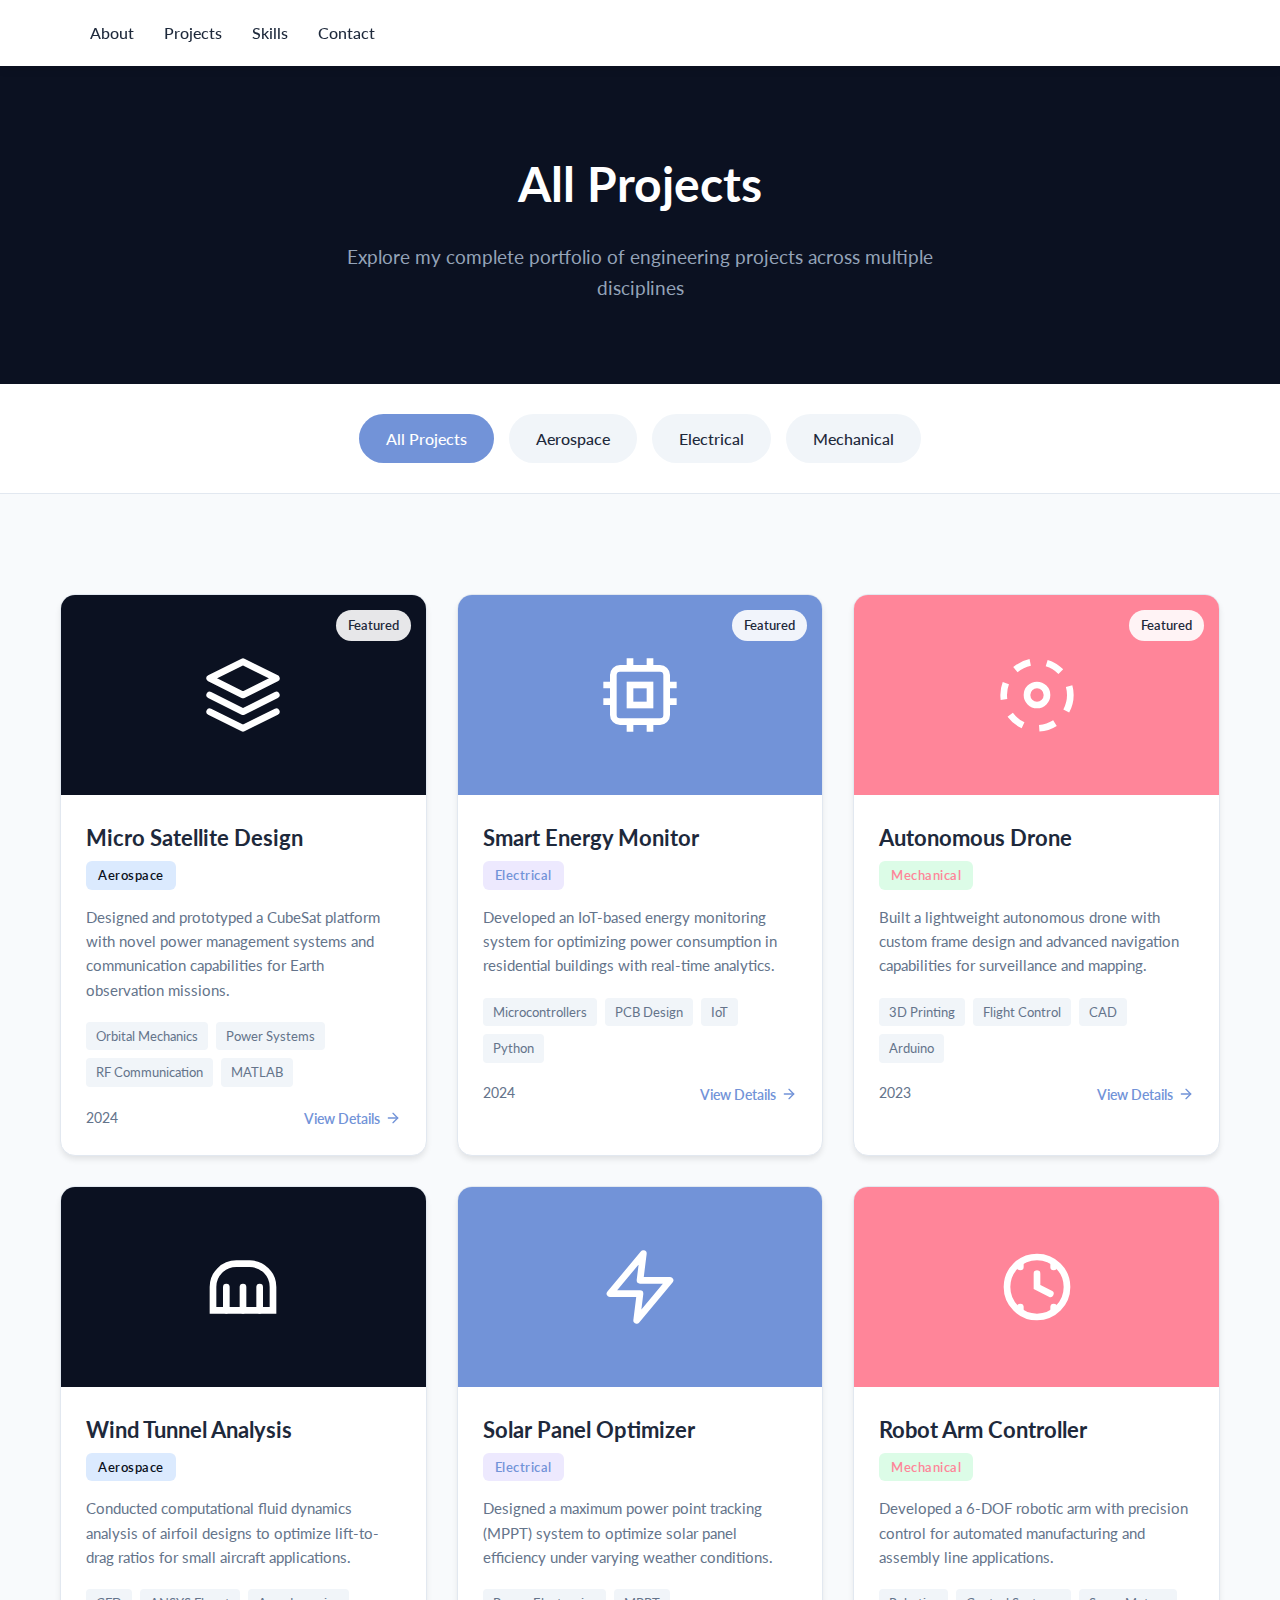
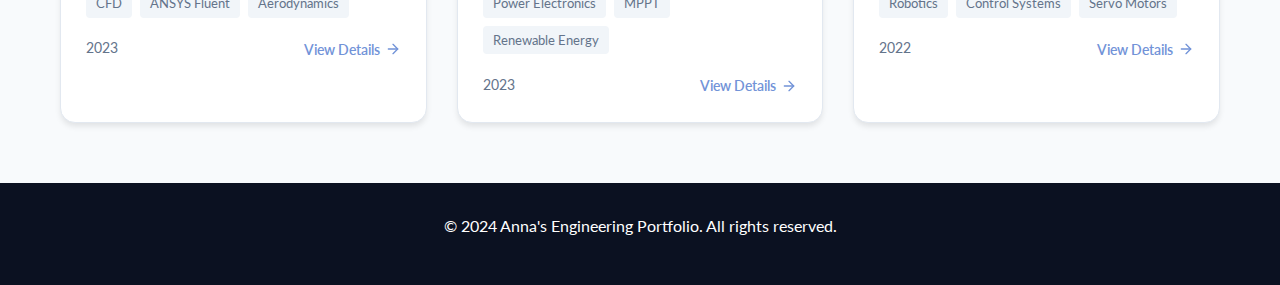
<file: projects.html>
<!DOCTYPE html>
<html lang="en">
<head>
    <link rel="preconnect" href="https://fonts.googleapis.com">
    <link rel="preconnect" href="https://fonts.gstatic.com" crossorigin>
    <link href="https://fonts.googleapis.com/css2?family=Lato:ital,wght@0,100;0,300;0,400;0,700;0,900;1,100;1,300;1,400;1,700;1,900&display=swap" rel="stylesheet">

    <meta charset="UTF-8">
    <meta name="viewport" content="width=device-width, initial-scale=1.0">
    <title>All Projects - Anna's Engineering Portfolio</title>
    <style>
        /* Global Styles */
        :root {
            --primary-color: #7293d8;
            --dark-blue: #0b1121;
            --light-blue: #dbeafe;
            --aerospace-blue: #0b1121;
            --electrical-purple: #7293d8;
            --mechanical-pink: #ff8599;
            --text-color: #1e293b;
            --light-text: #64748b;
        }
        
        * {
            margin: 0;
            padding: 0;
            box-sizing: border-box;
            font-family: 'Lato';
        }
        
        body {
            line-height: 1.6;
            color: var(--text-color);
            background-color: #f8fafc;
        }
        
        .container {
            max-width: 1200px;
            margin: 0 auto;
            padding: 0 20px;
        }
        
        section {
            padding: 60px 0;
        }
        
        h1, h2, h3 {
            margin-bottom: 16px;
        }
        
        p {
            margin-bottom: 16px;
        }
        
        .btn {
            display: inline-block;
            padding: 12px 30px;
            border-radius: 6px;
            text-decoration: none;
            font-weight: 500;
            cursor: pointer;
            border: none;
            transition: background-color 0.3s;
        }
        
        .btn-primary {
            background-color: var(--primary-color);
            color: white;
        }
        
        .btn-outline {
            background-color: transparent;
            color: var(--primary-color);
            border: 1px solid var(--primary-color);
        }
        
        .btn-secondary {
            background-color: transparent;
            color: white;
            border: 1px solid white;
        }
        
        /* Header Styles */
        header {
            padding: 20px 0;
            background-color: white;
            box-shadow: 0 2px 10px rgba(0, 0, 0, 0.1);
            position: sticky;
            top: 0;
            z-index: 100;
        }
        
        .header-container {
            display: flex;
            justify-content: space-between;
            align-items: center;
        }
        
        .logo {
            display: flex;
            align-items: center;
            text-decoration: none;
            color: var(--primary-color);
            font-weight: 700;
            font-size: 1.5rem;
        }
        
        .logo .icon {
            border: 2px solid var(--primary-color);
            border-radius: 50%;
            width: 32px;
            height: 32px;
            display: flex;
            align-items: center;
            justify-content: center;
            margin-right: 10px;
        }
        
        nav ul {
            display: flex;
            list-style: none;
        }
        
        nav ul li {
            margin-left: 30px;
        }
        
        nav ul li a {
            text-decoration: none;
            color: var(--text-color);
            font-weight: 500;
            transition: color 0.3s;
        }
        
        nav ul li a:hover {
            color: var(--primary-color);
        }

        /* Page Header */
        .page-header {
            background-color: var(--dark-blue);
            color: white;
            padding: 80px 0;
            text-align: center;
        }
        
        .page-header h1 {
            font-size: 3rem;
            font-weight: 700;
            margin-bottom: 20px;
        }
        
        .page-header p {
            font-size: 1.2rem;
            color: #94a3b8;
            max-width: 600px;
            margin: 0 auto;
        }

        /* Filter Navigation */
        .filter-nav {
            background-color: white;
            padding: 30px 0;
            border-bottom: 1px solid #e2e8f0;
        }
        
        .filter-buttons {
            display: flex;
            justify-content: center;
            gap: 15px;
            flex-wrap: wrap;
        }
        
        .filter-btn {
            padding: 10px 25px;
            border-radius: 25px;
            background-color: #f1f5f9;
            color: var(--text-color);
            text-decoration: none;
            font-weight: 500;
            transition: all 0.3s;
            border: 2px solid transparent;
        }
        
        .filter-btn.active,
        .filter-btn:hover {
            background-color: var(--primary-color);
            color: white;
        }
        
        .filter-btn.aerospace.active {
            background-color: var(--aerospace-blue);
        }
        
        .filter-btn.electrical.active {
            background-color: var(--electrical-purple);
        }
        
        .filter-btn.mechanical.active {
            background-color: var(--mechanical-pink);
        }
        
        .filter-btn.software.active {
            background-color: var(--software-orange);
        }

        /* Projects Grid */
        .projects-section {
            padding: 60px 0;
        }
        
        .projects-grid {
            display: grid;
            grid-template-columns: repeat(auto-fit, minmax(350px, 1fr));
            gap: 30px;
            margin-top: 40px;
        }
        
        .project-card {
            border-radius: 15px;
            overflow: hidden;
            box-shadow: 0 4px 6px -1px rgba(0, 0, 0, 0.1);
            background-color: white;
            transition: transform 0.3s, box-shadow 0.3s;
            border: 1px solid #e2e8f0;
        }
        
        .project-card:hover {
            transform: translateY(-5px);
            box-shadow: 0 20px 25px -5px rgba(0, 0, 0, 0.1);
        }
        
        .project-image {
            height: 200px;
            display: flex;
            align-items: center;
            justify-content: center;
            position: relative;
            overflow: hidden;
        }
        
        .project-card[data-category="aerospace"] .project-image {
            background: var(--aerospace-blue);
        }
        
        .project-card[data-category="electrical"] .project-image {
            background: var(--electrical-purple);
        }
        
        .project-card[data-category="mechanical"] .project-image {
            background: var(--mechanical-pink);
        }
        
        
        .project-icon {
            width: 80px;
            height: 80px;
            color: white;
            z-index: 1;
        }
        
        .project-badge {
            position: absolute;
            top: 15px;
            right: 15px;
            background-color: rgba(255, 255, 255, 0.9);
            padding: 5px 12px;
            border-radius: 20px;
            font-size: 0.8rem;
            font-weight: 600;
        }
        
        .project-content {
            padding: 25px;
        }
        
        .project-meta {
            display: flex;
            justify-content: space-between;
            align-items: flex-start;
            margin-bottom: 15px;
        }
        
        .project-title {
            font-size: 1.4rem;
            margin-bottom: 5px;
        }
        
        .project-category {
            display: inline-block;
            padding: 4px 12px;
            border-radius: 6px;
            font-size: 0.8rem;
            font-weight: 600;
            letter-spacing: 0.5px;
        }
        
        .project-category.aerospace {
            background-color: var(--light-blue);
            color: var(--aerospace-blue);
        }
        
        .project-category.electrical {
            background-color: #ede9fe;
            color: var(--electrical-purple);
        }
        
        .project-category.mechanical {
            background-color: #dcfce7;
            color: var(--mechanical-pink);
        }
        
        
        .project-description {
            color: var(--light-text);
            margin-bottom: 20px;
            font-size: 0.95rem;
        }
        
        .project-tags {
            display: flex;
            flex-wrap: wrap;
            gap: 8px;
            margin-bottom: 20px;
        }
        
        .project-tag {
            font-size: 0.8rem;
            padding: 4px 10px;
            border-radius: 4px;
            background-color: #f1f5f9;
            color: var(--light-text);
        }
        
        .project-footer {
            display: flex;
            justify-content: space-between;
            align-items: center;
        }
        
        .project-date {
            font-size: 0.85rem;
            color: var(--light-text);
        }
        
        .project-link {
            display: inline-flex;
            align-items: center;
            color: var(--primary-color);
            font-size: 0.9rem;
            font-weight: 600;
            text-decoration: none;
            transition: color 0.3s;
        }
        
        .project-link:hover {
            color: #1d4ed8;
        }
        
        .project-link svg {
            width: 16px;
            height: 16px;
            margin-left: 5px;
            transition: transform 0.3s;
        }
        
        .project-link:hover svg {
            transform: translateX(3px);
        }

        /* Filter Animation */
        .project-card.hidden {
            display: none;
        }

        /* Footer */
        footer {
            background-color: var(--dark-blue);
            color: white;
            padding: 30px 0;
            text-align: center;
        }

        /* Responsive Design */
        @media (max-width: 768px) {
            .projects-grid {
                grid-template-columns: 1fr;
            }
            
            .filter-buttons {
                flex-direction: column;
                align-items: center;
            }
            
            .page-header h1 {
                font-size: 2.5rem;
            }
        }
    </style>
</head>
<body>
    <!-- Header -->
    <header>
        <div class="container header-container">
            <nav>
                <ul>
                    <li><a href="index.html#about">About</a></li>
                    <li><a href="projects.html">Projects</a></li>
                    <li><a href="index.html#skills">Skills</a></li>
                    <li><a href="index.html#contact">Contact</a></li>
                </ul>
            </nav>
        </div>
    </header>

    <!-- Page Header -->
    <section class="page-header">
        <div class="container">
            <h1>All Projects</h1>
            <p>Explore my complete portfolio of engineering projects across multiple disciplines</p>
        </div>
    </section>

    <!-- Filter Navigation -->
    <section class="filter-nav">
        <div class="container">
            <div class="filter-buttons">
                <a href="#" class="filter-btn active" data-filter="all">All Projects</a>
                <a href="#" class="filter-btn aerospace" data-filter="aerospace">Aerospace</a>
                <a href="#" class="filter-btn electrical" data-filter="electrical">Electrical</a>
                <a href="#" class="filter-btn mechanical" data-filter="mechanical">Mechanical</a>
            </div>
        </div>
    </section>

    <!-- Projects Section -->
    <section class="projects-section">
        <div class="container">
            <div class="projects-grid">
                <!-- Featured Projects -->
                <div class="project-card" data-category="aerospace">
                    <div class="project-image">
                        <svg class="project-icon" viewBox="0 0 24 24" fill="none" xmlns="http://www.w3.org/2000/svg">
                            <path d="M12 2L2 7L12 12L22 7L12 2Z" stroke="currentColor" stroke-width="2" stroke-linecap="round" stroke-linejoin="round"/>
                            <path d="M2 17L12 22L22 17" stroke="currentColor" stroke-width="2" stroke-linecap="round" stroke-linejoin="round"/>
                            <path d="M2 12L12 17L22 12" stroke="currentColor" stroke-width="2" stroke-linecap="round" stroke-linejoin="round"/>
                        </svg>
                        <div class="project-badge">Featured</div>
                    </div>
                    <div class="project-content">
                        <div class="project-meta">
                            <div>
                                <h3 class="project-title">Micro Satellite Design</h3>
                                <span class="project-category aerospace">Aerospace</span>
                            </div>
                        </div>
                        <p class="project-description">
                            Designed and prototyped a CubeSat platform with novel power management systems and communication capabilities for Earth observation missions.
                        </p>
                        <div class="project-tags">
                            <span class="project-tag">Orbital Mechanics</span>
                            <span class="project-tag">Power Systems</span>
                            <span class="project-tag">RF Communication</span>
                            <span class="project-tag">MATLAB</span>
                        </div>
                        <div class="project-footer">
                            <span class="project-date">2024</span>
                            <a href="project-satellite.html" class="project-link">
                                View Details
                                <svg width="24" height="24" viewBox="0 0 24 24" fill="none" xmlns="http://www.w3.org/2000/svg">
                                    <path d="M5 12H19" stroke="currentColor" stroke-width="2" stroke-linecap="round" stroke-linejoin="round"/>
                                    <path d="M12 5L19 12L12 19" stroke="currentColor" stroke-width="2" stroke-linecap="round" stroke-linejoin="round"/>
                                </svg>
                            </a>
                        </div>
                    </div>
                </div>

                <div class="project-card" data-category="electrical">
                    <div class="project-image">
                        <svg class="project-icon" viewBox="0 0 24 24" fill="none" xmlns="http://www.w3.org/2000/svg">
                            <rect x="4" y="4" width="16" height="16" rx="2" stroke="currentColor" stroke-width="2"/>
                            <rect x="9" y="9" width="6" height="6" stroke="currentColor" stroke-width="2"/>
                            <line x1="9" y1="1" x2="9" y2="4" stroke="currentColor" stroke-width="2"/>
                            <line x1="15" y1="1" x2="15" y2="4" stroke="currentColor" stroke-width="2"/>
                            <line x1="9" y1="20" x2="9" y2="23" stroke="currentColor" stroke-width="2"/>
                            <line x1="15" y1="20" x2="15" y2="23" stroke="currentColor" stroke-width="2"/>
                            <line x1="20" y1="9" x2="23" y2="9" stroke="currentColor" stroke-width="2"/>
                            <line x1="20" y1="14" x2="23" y2="14" stroke="currentColor" stroke-width="2"/>
                            <line x1="1" y1="9" x2="4" y2="9" stroke="currentColor" stroke-width="2"/>
                            <line x1="1" y1="14" x2="4" y2="14" stroke="currentColor" stroke-width="2"/>
                        </svg>
                        <div class="project-badge">Featured</div>
                    </div>
                    <div class="project-content">
                        <div class="project-meta">
                            <div>
                                <h3 class="project-title">Smart Energy Monitor</h3>
                                <span class="project-category electrical">Electrical</span>
                            </div>
                        </div>
                        <p class="project-description">
                            Developed an IoT-based energy monitoring system for optimizing power consumption in residential buildings with real-time analytics.
                        </p>
                        <div class="project-tags">
                            <span class="project-tag">Microcontrollers</span>
                            <span class="project-tag">PCB Design</span>
                            <span class="project-tag">IoT</span>
                            <span class="project-tag">Python</span>
                        </div>
                        <div class="project-footer">
                            <span class="project-date">2024</span>
                            <a href="project-energy-monitor.html" class="project-link">
                                View Details
                                <svg width="24" height="24" viewBox="0 0 24 24" fill="none" xmlns="http://www.w3.org/2000/svg">
                                    <path d="M5 12H19" stroke="currentColor" stroke-width="2" stroke-linecap="round" stroke-linejoin="round"/>
                                    <path d="M12 5L19 12L12 19" stroke="currentColor" stroke-width="2" stroke-linecap="round" stroke-linejoin="round"/>
                                </svg>
                            </a>
                        </div>
                    </div>
                </div>

                <div class="project-card" data-category="mechanical">
                    <div class="project-image">
                        <svg class="project-icon" viewBox="0 0 24 24" fill="none" xmlns="http://www.w3.org/2000/svg">
                            <path d="M12 15C13.6569 15 15 13.6569 15 12C15 10.3431 13.6569 9 12 9C10.3431 9 9 10.3431 9 12C9 13.6569 10.3431 15 12 15Z" stroke="currentColor" stroke-width="2"/>
                            <circle cx="12" cy="12" r="10" stroke="currentColor" stroke-width="2" stroke-dasharray="5 5"/>
                        </svg>
                        <div class="project-badge">Featured</div>
                    </div>
                    <div class="project-content">
                        <div class="project-meta">
                            <div>
                                <h3 class="project-title">Autonomous Drone</h3>
                                <span class="project-category mechanical">Mechanical</span>
                            </div>
                        </div>
                        <p class="project-description">
                            Built a lightweight autonomous drone with custom frame design and advanced navigation capabilities for surveillance and mapping.
                        </p>
                        <div class="project-tags">
                            <span class="project-tag">3D Printing</span>
                            <span class="project-tag">Flight Control</span>
                            <span class="project-tag">CAD</span>
                            <span class="project-tag">Arduino</span>
                        </div>
                        <div class="project-footer">
                            <span class="project-date">2023</span>
                            <a href="project-drone.html" class="project-link">
                                View Details
                                <svg width="24" height="24" viewBox="0 0 24 24" fill="none" xmlns="http://www.w3.org/2000/svg">
                                    <path d="M5 12H19" stroke="currentColor" stroke-width="2" stroke-linecap="round" stroke-linejoin="round"/>
                                    <path d="M12 5L19 12L12 19" stroke="currentColor" stroke-width="2" stroke-linecap="round" stroke-linejoin="round"/>
                                </svg>
                            </a>
                        </div>
                    </div>
                </div>

                <!-- Additional Projects -->
                <div class="project-card" data-category="aerospace">
                    <div class="project-image">
                        <svg class="project-icon" viewBox="0 0 24 24" fill="none" xmlns="http://www.w3.org/2000/svg">
                            <path d="M3 12C3 8.13401 6.13401 5 10 5H14C17.866 5 21 8.13401 21 12V19H3V12Z" stroke="currentColor" stroke-width="2"/>
                            <path d="M7 19V12" stroke="currentColor" stroke-width="2" stroke-linecap="round"/>
                            <path d="M12 19V12" stroke="currentColor" stroke-width="2" stroke-linecap="round"/>
                            <path d="M17 19V12" stroke="currentColor" stroke-width="2" stroke-linecap="round"/>
                        </svg>
                    </div>
                    <div class="project-content">
                        <div class="project-meta">
                            <div>
                                <h3 class="project-title">Wind Tunnel Analysis</h3>
                                <span class="project-category aerospace">Aerospace</span>
                            </div>
                        </div>
                        <p class="project-description">
                            Conducted computational fluid dynamics analysis of airfoil designs to optimize lift-to-drag ratios for small aircraft applications.
                        </p>
                        <div class="project-tags">
                            <span class="project-tag">CFD</span>
                            <span class="project-tag">ANSYS Fluent</span>
                            <span class="project-tag">Aerodynamics</span>
                        </div>
                        <div class="project-footer">
                            <span class="project-date">2023</span>
                            <a href="project-wind-tunnel.html" class="project-link">
                                View Details
                                <svg width="24" height="24" viewBox="0 0 24 24" fill="none" xmlns="http://www.w3.org/2000/svg">
                                    <path d="M5 12H19" stroke="currentColor" stroke-width="2" stroke-linecap="round" stroke-linejoin="round"/>
                                    <path d="M12 5L19 12L12 19" stroke="currentColor" stroke-width="2" stroke-linecap="round" stroke-linejoin="round"/>
                                </svg>
                            </a>
                        </div>
                    </div>
                </div>

                <div class="project-card" data-category="electrical">
                    <div class="project-image">
                        <svg class="project-icon" viewBox="0 0 24 24" fill="none" xmlns="http://www.w3.org/2000/svg">
                            <path d="M13 2L3 14H12L11 22L21 10H12L13 2Z" stroke="currentColor" stroke-width="2" stroke-linecap="round" stroke-linejoin="round"/>
                        </svg>
                    </div>
                    <div class="project-content">
                        <div class="project-meta">
                            <div>
                                <h3 class="project-title">Solar Panel Optimizer</h3>
                                <span class="project-category electrical">Electrical</span>
                            </div>
                        </div>
                        <p class="project-description">
                            Designed a maximum power point tracking (MPPT) system to optimize solar panel efficiency under varying weather conditions.
                        </p>
                        <div class="project-tags">
                            <span class="project-tag">Power Electronics</span>
                            <span class="project-tag">MPPT</span>
                            <span class="project-tag">Renewable Energy</span>
                        </div>
                        <div class="project-footer">
                            <span class="project-date">2023</span>
                            <a href="project-solar-optimizer.html" class="project-link">
                                View Details
                                <svg width="24" height="24" viewBox="0 0 24 24" fill="none" xmlns="http://www.w3.org/2000/svg">
                                    <path d="M5 12H19" stroke="currentColor" stroke-width="2" stroke-linecap="round" stroke-linejoin="round"/>
                                    <path d="M12 5L19 12L12 19" stroke="currentColor" stroke-width="2" stroke-linecap="round" stroke-linejoin="round"/>
                                </svg>
                            </a>
                        </div>
                    </div>
                </div>

                <div class="project-card" data-category="mechanical">
                    <div class="project-image">
                        <svg class="project-icon" viewBox="0 0 24 24" fill="none" xmlns="http://www.w3.org/2000/svg">
                            <circle cx="12" cy="12" r="9" stroke="currentColor" stroke-width="2"/>
                            <path d="M12 8L12 12L16 14" stroke="currentColor" stroke-width="2" stroke-linecap="round"/>
                            <path d="M7 6L7 5" stroke="currentColor" stroke-width="2" stroke-linecap="round"/>
                            <path d="M17 6L17 5" stroke="currentColor" stroke-width="2" stroke-linecap="round"/>
                            <path d="M7 19L7 18" stroke="currentColor" stroke-width="2" stroke-linecap="round"/>
                            <path d="M17 19L17 18" stroke="currentColor" stroke-width="2" stroke-linecap="round"/>
                        </svg>
                    </div>
                    <div class="project-content">
                        <div class="project-meta">
                            <div>
                                <h3 class="project-title">Robot Arm Controller</h3>
                                <span class="project-category mechanical">Mechanical</span>
                            </div>
                        </div>
                        <p class="project-description">
                            Developed a 6-DOF robotic arm with precision control for automated manufacturing and assembly line applications.
                        </p>
                        <div class="project-tags">
                            <span class="project-tag">Robotics</span>
                            <span class="project-tag">Control Systems</span>
                            <span class="project-tag">Servo Motors</span>
                        </div>
                        <div class="project-footer">
                            <span class="project-date">2022</span>
                            <a href="project-robot-arm.html" class="project-link">
                                View Details
                                <svg width="24" height="24" viewBox="0 0 24 24" fill="none" xmlns="http://www.w3.org/2000/svg">
                                    <path d="M5 12H19" stroke="currentColor" stroke-width="2" stroke-linecap="round" stroke-linejoin="round"/>
                                    <path d="M12 5L19 12L12 19" stroke="currentColor" stroke-width="2" stroke-linecap="round" stroke-linejoin="round"/>
                                </svg>
                            </a>
                        </div>
                    </div>

                </div>
            </div>
        </div>
    </section>

    <!-- Footer -->
    <footer>
        <div class="container">
            <p>&copy; 2024 Anna's Engineering Portfolio. All rights reserved.</p>
        </div>
    </footer>

    <script>
        // Filter functionality
        document.addEventListener('DOMContentLoaded', function() {
            const filterButtons = document.querySelectorAll('.filter-btn');
            const projectCards = document.querySelectorAll('.project-card');

            filterButtons.forEach(button => {
                button.addEventListener('click', function(e) {
                    e.preventDefault();
                    
                    // Remove active class from all buttons
                    filterButtons.forEach(btn => btn.classList.remove('active'));
                    
                    // Add active class to clicked button
                    this.classList.add('active');
                    
                    // Get filter value
                    const filterValue = this.getAttribute('data-filter');
                    
                    // Filter projects
                    projectCards.forEach(card => {
                        if (filterValue === 'all' || card.getAttribute('data-category') === filterValue) {
                            card.style.display = 'block';
                            // Add animation
                            setTimeout(() => {
                                card.style.opacity = '1';
                                card.style.transform = 'translateY(0)';
                            }, 50);
                        } else {
                            card.style.opacity = '0';
                            card.style.transform = 'translateY(20px)';
                            setTimeout(() => {
                                card.style.display = 'none';
                            }, 300);
                        }
                    });
                });
            });

            // Initialize with smooth transitions
            projectCards.forEach((card, index) => {
                card.style.opacity = '0';
                card.style.transform = 'translateY(20px)';
                card.style.transition = 'opacity 0.3s ease, transform 0.3s ease';
                
                setTimeout(() => {
                    card.style.opacity = '1';
                    card.style.transform = 'translateY(0)';
                }, index * 100);
            });
        });
    </script>
</body>
</html>
</file>
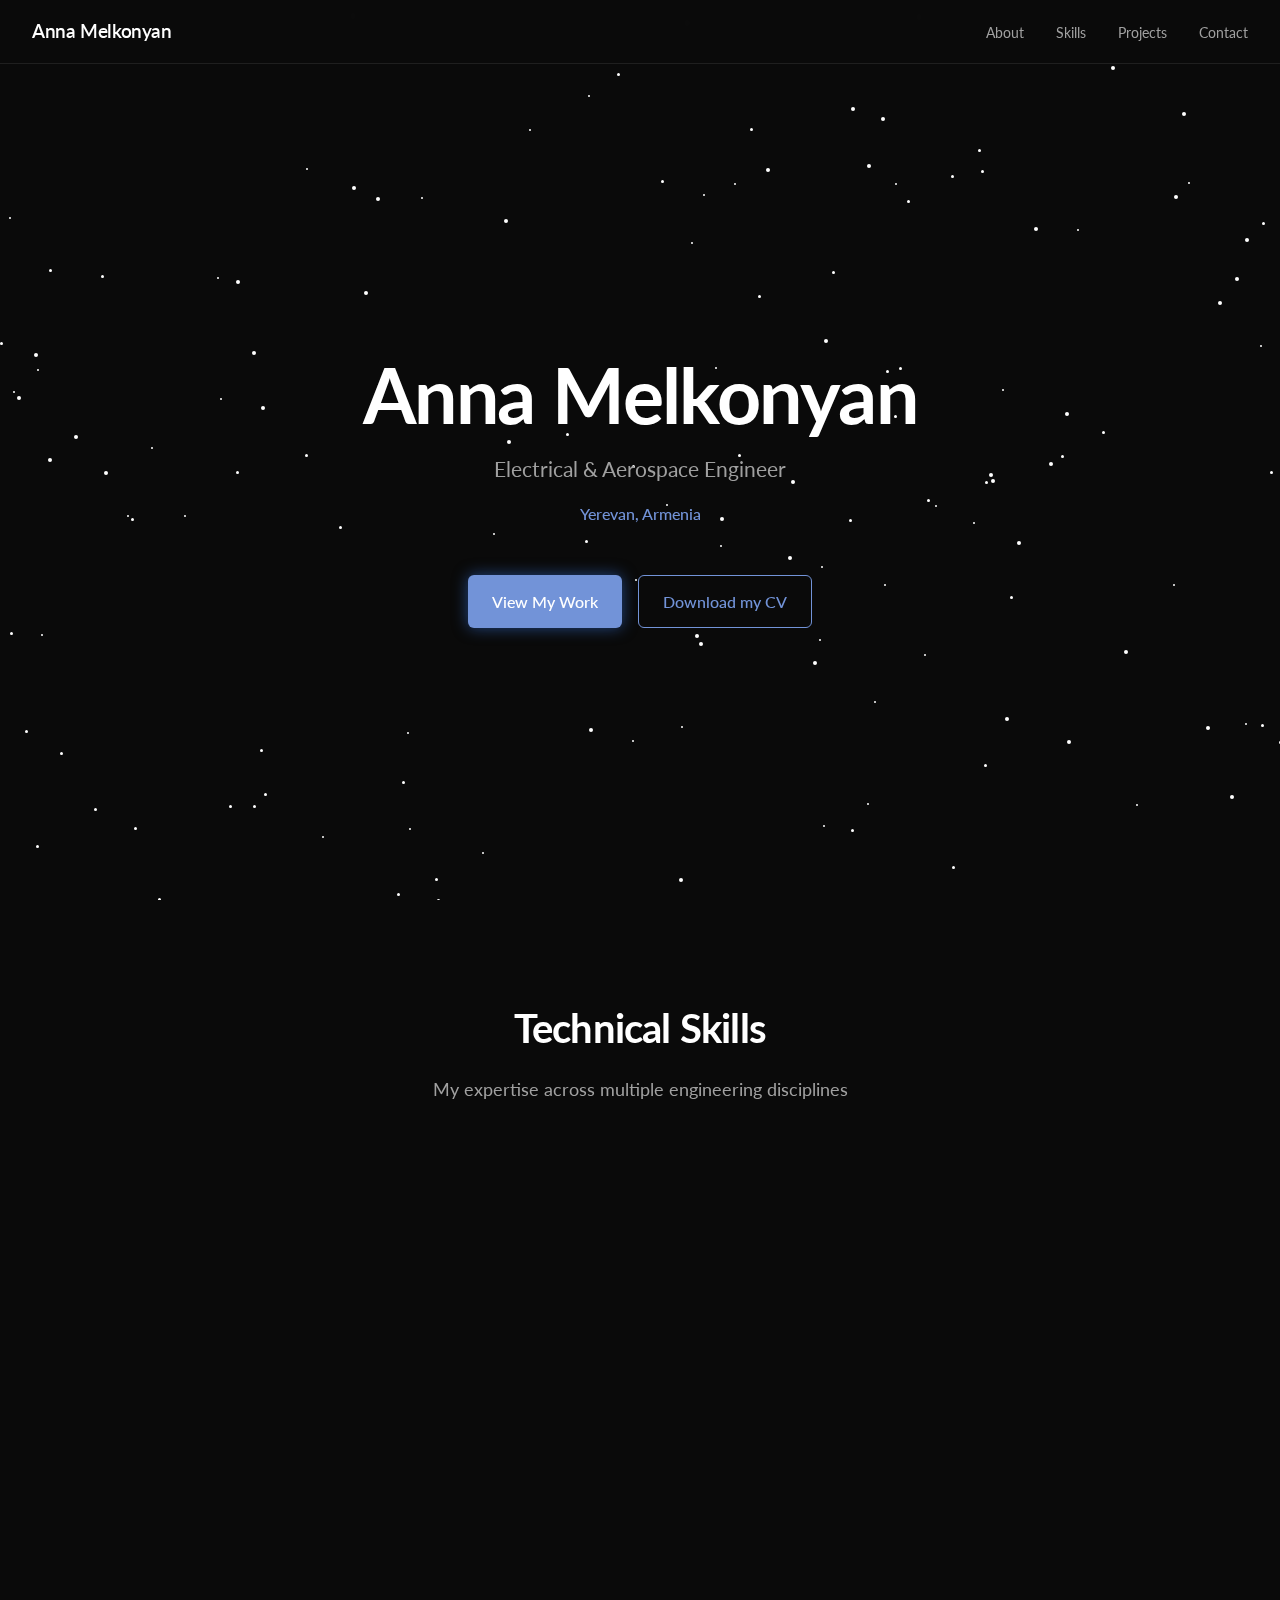
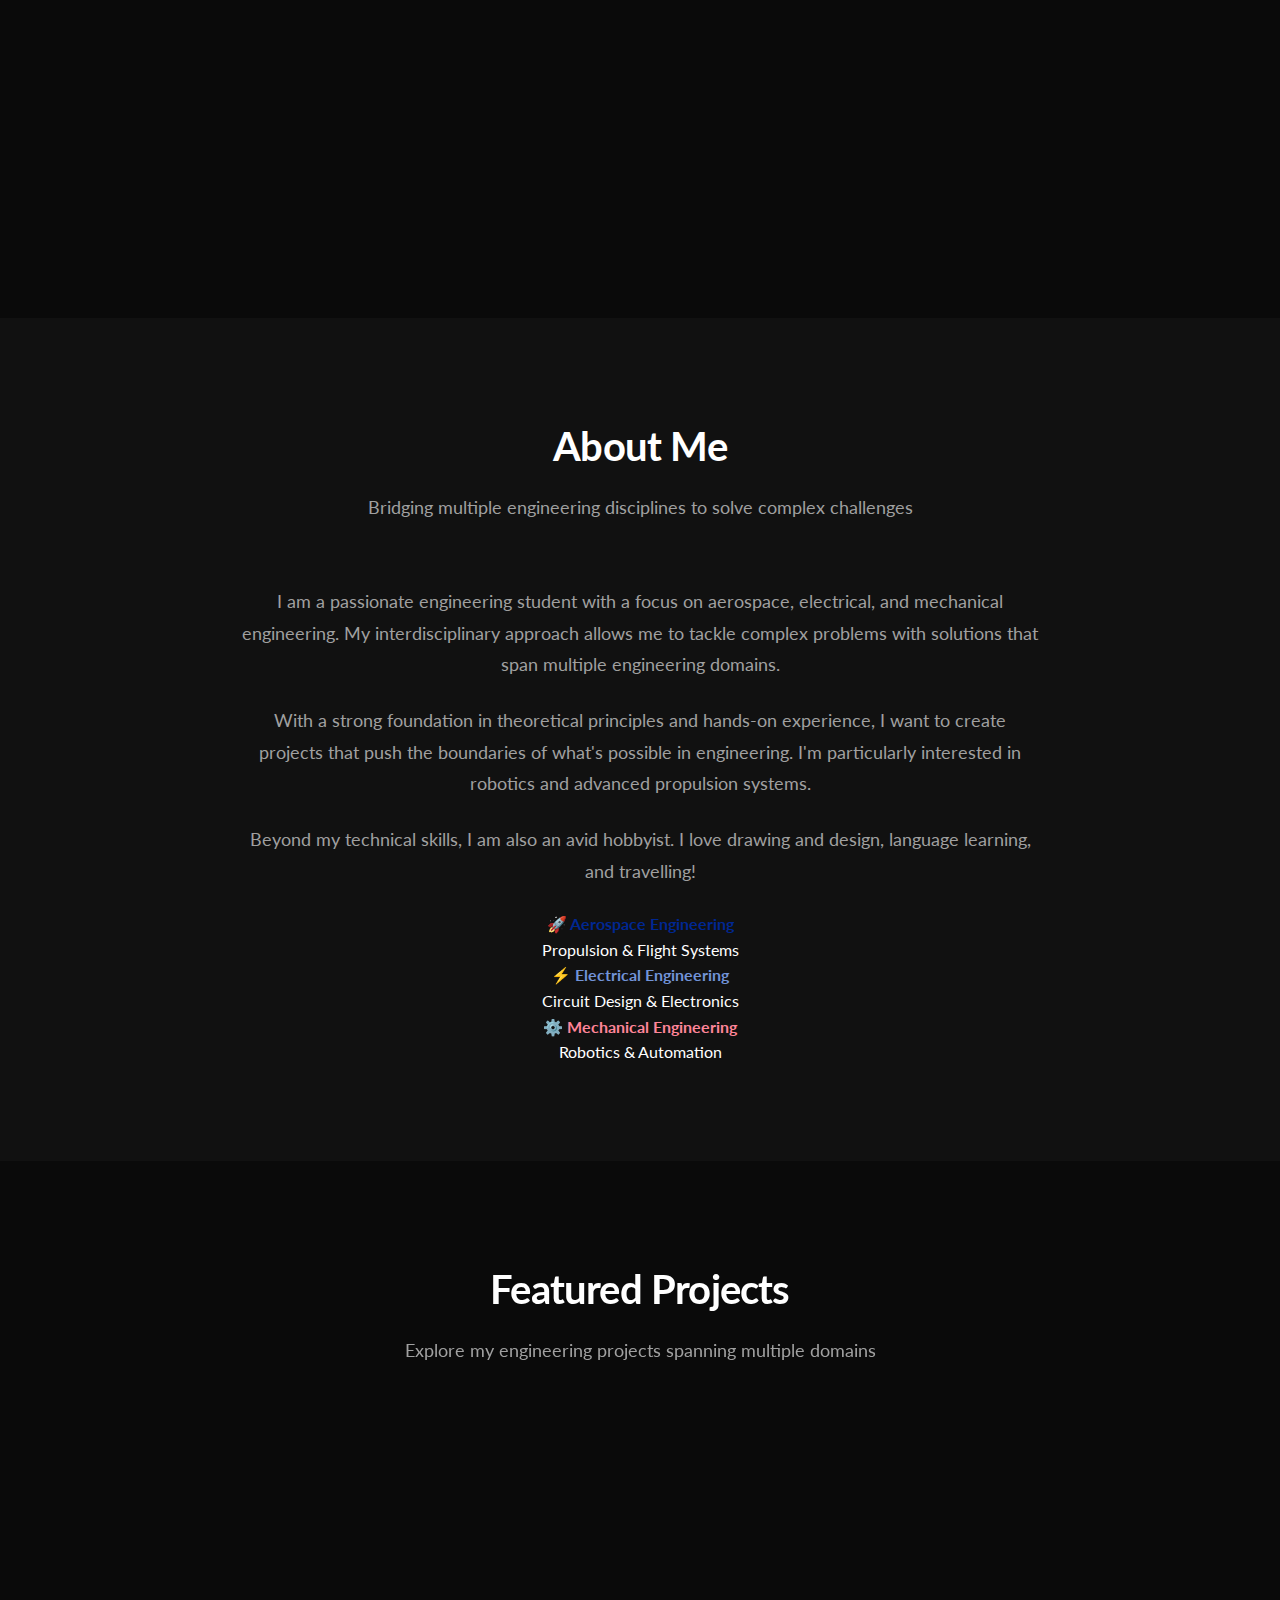
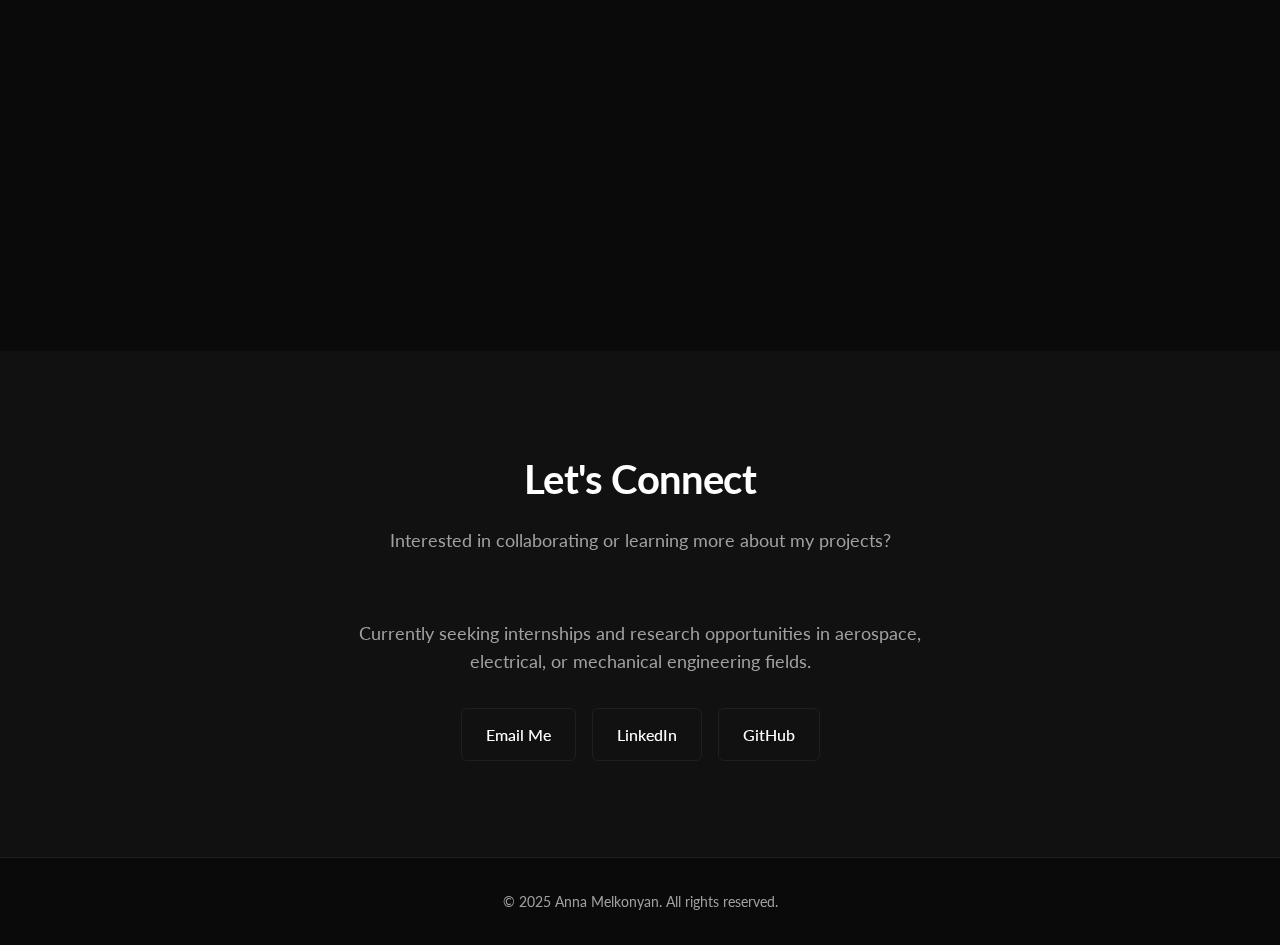
<file: ugh_redesign.html>
<!DOCTYPE html>
<html lang="en">
<head>
    <meta charset="UTF-8">
    <meta name="viewport" content="width=device-width, initial-scale=1.0">
    <title>Anna Melkonyan - Engineering Portfolio</title>
    <link rel="stylesheet" href="css/index.css">

    <link rel="preconnect" href="https://fonts.googleapis.com">
    <link rel="preconnect" href="https://fonts.gstatic.com" crossorigin>
    <link href="https://fonts.googleapis.com/css2?family=Lato:ital,wght@0,100;0,300;0,400;0,700;0,900;1,100;1,300;1,400;1,700;1,900&display=swap" rel="stylesheet">

    
</head>
<body>
    <!-- Space Background Animation -->
    <div class="space-background" id="spaceBackground"></div>

    <!-- Navigation -->
    <nav>
        <div class="nav-container">
            <div class="logo">Anna Melkonyan</div>
            <ul class="nav-links">
                <li><a href="#about">About</a></li>
                <li><a href="#skills">Skills</a></li>
                <li><a href="#projects">Projects</a></li>
                <li><a href="#contact">Contact</a></li>
            </ul>
        </div>
    </nav>

    <!-- Hero Section -->
    <section class="hero">
        <div class="container">
            <div class="hero-content">
                <div class="hero-text">
                    <h1>Anna Melkonyan</h1>
                    <p class="subtitle">Electrical & Aerospace Engineer</p>
                    <p class="location"> Yerevan, Armenia</p>
                    <div class="hero-buttons">
                        <a href="#projects" class="cta-button">
                            View My Work
                        </a>
                        <a href="#" class="cv-button">
                            Download my CV
                        </a>
                    </div>
                </div>
               
            </div>
        </div>
    </section>

    <!-- Skills Section -->
    <section class="skills" id="skills">
        <div class="container">
            <div class="section-header">
                <h2 class="section-title">Technical Skills</h2>
                <p class="section-subtitle">My expertise across multiple engineering disciplines</p>
            </div>
            <div class="skills-container">
                <div class="skill-category" style="border-color: var(--aero-blue);">
                    <h3 style="color: var(--aero-blue);"><span class="skill-icon">                            
                            <svg width="24" height="24" viewBox="0 0 24 24" fill="none" xmlns="http://www.w3.org/2000/svg">
                                <path d="M12 2L2 7L12 12L22 7L12 2Z" stroke="currentColor" stroke-width="2" stroke-linecap="round" stroke-linejoin="round"/>
                                <path d="M2 17L12 22L22 17" stroke="currentColor" stroke-width="2" stroke-linecap="round" stroke-linejoin="round"/>
                                <path d="M2 12L12 17L22 12" stroke="currentColor" stroke-width="2" stroke-linecap="round" stroke-linejoin="round"/>
                            </svg>
                        </span>
                            Aerospace Engineering</h3>
                    <ul class="skill-list">
                        <li>Flight Dynamics & Control Systems</li>
                        <li>Propulsion Systems Design</li>
                        <li>Aerodynamics & CFD Analysis</li>
                        <li>Spacecraft Systems Engineering</li>
                        <li>Mission Planning & Orbital Mechanics</li>
                    </ul>
                    <div class="skill-progress">
                        <div class="progress-item">
                            <span>MATLAB/Simulink</span>
                            <div class="progress-bar">
                                <div class="progress-fill" data-width="85%" style="width: 85%;"></div>
                            </div>
                        </div>
                        <div class="progress-item">
                            <span>SolidWorks</span>
                            <div class="progress-bar">
                                <div class="progress-fill" data-width="80%" style="width: 80%;"></div>
                            </div>
                        </div>
                    </div>
                </div>
                
                <div class="skill-category" style="border-color: var(--elec-lightblue);">
                    <h3 style="color: var(--elec-lightblue);"><span class="skill-icon">                            
                            <svg width="24" height="24" viewBox="0 0 24 24" fill="none" xmlns="http://www.w3.org/2000/svg">
                                <path d="M13 2L3 14H12L11 22L21 10H12L13 2Z" stroke="currentColor" stroke-width="2" stroke-linecap="round" stroke-linejoin="round"/>
                            </svg>
                        </span>Electrical Engineering</h3>
                    <ul class="skill-list">
                        <li>Circuit Design & Analysis</li>
                        <li>PCB Design & Layout</li>
                        <li>Embedded Systems Programming</li>
                        <li>Signal Processing</li>
                        <li>Power Electronics</li>
                    </ul>
                    <div class="skill-progress">
                        <div class="progress-item">
                            <div style="display: flex; align-items: center; gap: 16px;">
                                <div style="display: flex; flex-direction: column; align-items: center;">
                                    <span class="skill-icon">
                                        <svg xmlns="http://www.w3.org/2000/svg" width="32" height="22" viewBox="0 0 720 490" stroke="white">
                                            <g fill="none">
                                                <path d="M174 30C78.9 22.43-1 135 38 222c38 94.4 181 120 249 44.4 65.9-64.6 91.3-164 172-215 82-56 214-3.12 230 96.4 15.6 95.3-87.1 188-180 160-68.7-15.5-118-74.2-146-136-34.5-59-79.6-122-150-138-12.5-2.84-25.4-3.96-38.2-3.94z" stroke-width="59"/>
                                                <path d="m118 165h120" stroke-width="25"/>
                                                <path d="m486 165h100m-51-50v100" stroke-width="32"/>
                                            </g>
                                        </svg>
                                    </span>
                                    <span style="margin-top: 6px;">Arduino/C++</span>
                                </div>
                            </div>
                            <div class="progress-bar">
                                <div class="progress-fill" data-width="90%" style="width: 90%;"></div>
                            </div>
                        </div>
                        <div class="progress-item">
                                <div style="display: flex; flex-direction: column; align-items: center;">
                                    <span class="skill-icon">
                                        <svg  width="140" height="136.76263" viewBox="0 0 720 490">
                                            <g inkscape:label="Layer 1" inkscape:groupmode="layer" id="layer1" transform="translate(-40.547253,-883.62366)">
                                                <g transform="translate(-4.411441,162.66432)" id="g27972-70" style="fill:#ffffff;fill-opacity:1;stroke:#ffffff;stroke-opacity:1">
                                                </g>
                                                <path style="color:#000000;font-style:normal;font-variant:normal;font-weight:normal;font-stretch:normal;font-size:medium;line-height:normal;font-family:sans-serif;font-variant-ligatures:normal;font-variant-position:normal;font-variant-caps:normal;font-variant-numeric:normal;font-variant-alternates:normal;font-feature-settings:normal;text-indent:0;text-align:start;text-decoration:none;text-decoration-line:none;text-decoration-style:solid;text-decoration-color:#ffffff;letter-spacing:normal;word-spacing:normal;text-transform:none;writing-mode:lr-tb;direction:ltr;text-orientation:mixed;dominant-baseline:auto;baseline-shift:baseline;text-anchor:start;white-space:normal;shape-padding:0;clip-rule:nonzero;display:inline;overflow:visible;visibility:visible;opacity:1;isolation:auto;mix-blend-mode:normal;color-interpolation:sRGB;color-interpolation-filters:linearRGB;solid-color:#000000;solid-opacity:1;vector-effect:none;fill:#ffffff;fill-opacity:1;fill-rule:nonzero;stroke:none;stroke-width:4.85048628;stroke-linecap:butt;stroke-linejoin:miter;stroke-miterlimit:4;stroke-dasharray:none;stroke-dashoffset:0;stroke-opacity:1;color-rendering:auto;image-rendering:auto;shape-rendering:auto;text-rendering:auto;enable-background:accumulate" d="m 45.730469,902.95312 c -1.87433,10e-6 -3.351563,1.61192 -3.351563,3.39258 v 109.7969 c 0,1.7806 1.477201,3.3926 3.351563,3.3926 H 160.12109 c 1.87436,0 3.35157,-1.612 3.35157,-3.3926 V 906.3457 c 0,-1.78064 -1.47724,-3.39258 -3.35157,-3.39258 z" id="rect3438-4-1-6-9-8-4-5-7" inkscape:connector-curvature="0" sodipodi:nodetypes="csssssssc"/>
                                                <path inkscape:connector-curvature="0" id="path3008-3-9" style="font-style:normal;font-weight:normal;font-size:120.79350281px;line-height:122.00000286%;font-family:Sans;letter-spacing:0px;word-spacing:0px;fill:#00000a;fill-opacity:1;stroke:none" d="m 74.320587,951.66237 16.9276,-21.4102 c 3.46018,-4.3645 5.19029,-7.6281 5.19035,-9.7909 -6e-5,-0.7863 -0.0984,-1.4154 -0.29491,-1.8874 H 125.6932 c -2.24136,1.2584 -5.0528,3.9125 -8.43431,7.9625 -0.90445,1.0617 -2.49694,3.0081 -4.77747,5.8391 l -22.176933,27.6032 26.482553,36.45041 c 1.61208,2.202 3.65676,4.67922 6.13405,7.43172 0.66837,0.7078 1.63173,1.5532 2.89008,2.5362 H 95.494837 c 0.23587,-0.9044 0.35383,-1.7105 0.35389,-2.4183 -6e-5,-2.1626 -1.49425,-5.28862 -4.48258,-9.37803 l -17.04556,-23.2386 v 23.5335 c -4e-5,5.46563 1.10095,9.29943 3.30294,11.50143 h -27.72116 c 1.5335,-1.5335 2.51652,-3.2833 2.94906,-5.2494 0.23591,-1.101 0.35387,-3.16532 0.35389,-6.19303 v -64.9383 c -2e-5,-3.0276 -0.11798,-5.092 -0.35389,-6.193 -0.43254,-1.966 -1.41556,-3.7158 -2.94906,-5.2494 h 27.72116 c -2.20199,2.2021 -3.30298,6.0162 -3.30294,11.4424 v 21.6461"/>
                                                <path style="font-style:normal;font-weight:normal;font-size:120.79350281px;line-height:122.00000286%;font-family:Sans;letter-spacing:0px;word-spacing:0px;fill:#00000a;fill-opacity:1;stroke:none" d="m 153.53233,941.87147 v 54.14481 c -3e-5,2.8311 0.0786,4.67912 0.23593,5.54422 0.31453,1.7694 1.14027,3.3816 2.47721,4.8365 h -25.95173 c 1.3369,-1.4549 2.16263,-3.0671 2.47721,-4.8365 0.15727,-0.8651 0.23591,-2.71312 0.23592,-5.54422 v -43.88211 c -1e-5,-2.831 -0.0787,-4.6594 -0.23592,-5.4852 -0.31458,-1.7301 -1.12065,-3.3226 -2.41823,-4.7775 h 23.17961" id="path28126" inkscape:connector-curvature="0"/>
                                                <path inkscape:connector-curvature="0" style="fill:#00000a;fill-opacity:1;fill-rule:nonzero;stroke:#ffffff;stroke-opacity:1;stroke-width:5;stroke-miterlimit:4;stroke-dasharray:none" d="m 155.21941,905.40707 c 0,6.6025 -5.36817,11.9548 -11.99015,11.9548 -6.62197,0 -11.99015,-5.3523 -11.99015,-11.9548 0,-6.6024 5.36818,-11.9548 11.99015,-11.9548 6.62198,0 11.99015,5.3524 11.99015,11.9548 z" id="path3552-6-3-7-2-5"/>
                                            </g>
                                        </svg>
                                    </span>
                                    <span style="margin-top: 6px;">KiCad</span>
                                </div>
                            <div class="progress-bar">
                                <div class="progress-fill" data-width="75%" style="width: 75%;"></div>
                            </div>
                        </div>
                    </div>
                </div>
                
                <div class="skill-category" style="border-color: var(--mech-pink);">
                    <h3 style="color: var(--mech-pink);"><span class="skill-icon">                           
                         <svg width="24" height="24" viewBox="0 0 24 24" fill="none" xmlns="http://www.w3.org/2000/svg">
                                <circle cx="12" cy="12" r="9" stroke="currentColor" stroke-width="2"/>
                                <path d="M12 8L12 12L16 14" stroke="currentColor" stroke-width="2" stroke-linecap="round"/>
                                <path d="M7 6L7 5" stroke="currentColor" stroke-width="2" stroke-linecap="round"/>
                                <path d="M17 6L17 5" stroke="currentColor" stroke-width="2" stroke-linecap="round"/>
                                <path d="M7 19L7 18" stroke="currentColor" stroke-width="2" stroke-linecap="round"/>
                                <path d="M17 19L17 18" stroke="currentColor" stroke-width="2" stroke-linecap="round"/>
                            </svg></span>Mechanical Engineering</h3>
                    <ul class="skill-list">
                        <li>Mechanical Design & CAD</li>
                        <li>Robotics & Automation</li>
                        <li>Materials Science</li>
                        <li>Manufacturing Processes</li>
                        <li>Finite Element Analysis</li>
                    </ul>
                    <div class="skill-progress">
                        <div class="progress-item">
                            <span>AutoCAD</span>
                            <div class="progress-bar">
                                <div class="progress-fill" data-width="88%" style="width: 88%;"></div>
                            </div>
                        </div>
                        <div class="progress-item">
                            <span>3D Printing</span>
                            <div class="progress-bar">
                                <div class="progress-fill" data-width="82%" style="width: 82%;"></div>
                            </div>
                        </div>
                    </div>
                </div>
                
                
                
                
            </div>
        </div>
    </section>

    <!-- About Section -->
    <section class="about" id="about">
        <div class="container">
            <div class="section-header">
                <h2 class="section-title">About Me</h2>
                <p class="section-subtitle">Bridging multiple engineering disciplines to solve complex challenges</p>
            </div>
            <div class="about-content">
                <div class="about-text">
                    <p>I am a passionate engineering student with a focus on aerospace, electrical, and mechanical engineering. My interdisciplinary approach allows me to tackle complex problems with solutions that span multiple engineering domains.</p>
                    <p>With a strong foundation in theoretical principles and hands-on experience, I want to create projects that push the boundaries of what's possible in engineering. I'm particularly interested in robotics and advanced propulsion systems.</p>
                    <p>Beyond my technical skills, I am also an avid hobbyist. I love drawing and design, language learning, and travelling!</p>
                </div>
                <div class="skills-grid">
                    <div class="skill-item">
                        <h4 style="color: var(--aero-blue);">🚀 Aerospace Engineering</h4>
                        <p>Propulsion & Flight Systems</p>
                    </div>
                    <div class="skill-item">
                        <h4 style="color: var(--elec-lightblue);">⚡ Electrical Engineering</h4>
                        <p>Circuit Design & Electronics</p>
                    </div>
                    <div class="skill-item">
                        <h4 style="color: var(--mech-pink);">⚙️ Mechanical Engineering</h4>
                        <p>Robotics & Automation</p>
                    </div>

                </div>
            </div>
        </div>
    </section>

    <!-- Projects Section -->
    <section class="projects" id="projects">
        <div class="container">
            <div class="section-header">
                <h2 class="section-title">Featured Projects</h2>
                <p class="section-subtitle">Explore my engineering projects spanning multiple domains</p>
            </div>
            <div class="projects-grid">
                <div class="project-card">
                    <span class="project-icon">🤖</span>
                    <h3>Planetary Exploration Rover</h3>
                    <p>Designed and prototyped a small rover for planetary exploration, incorporating advanced navigation systems and environmental sensors.</p>
                    <div class="project-tags">
                        <span class="tag">Robotics</span>
                        <span class="tag">Aerospace</span>
                        <span class="tag">Embedded Systems</span>
                    </div>
                    <a href="#" class="project-link">Learn More →</a>
                </div>
                <div class="project-card">
                    <span class="project-icon">🎵</span>
                    <h3>Nebulaphone Synthesizer</h3>
                    <p>Using BleepLab's Nebulaphone design as a base for my own custom synthesizer design, exploring the intersection of electronics and music.</p>
                    <div class="project-tags">
                        <span class="tag">Electronics</span>
                        <span class="tag">Audio Engineering</span>
                        <span class="tag">Circuit Design</span>
                    </div>
                    <a href="#" class="project-link">Learn More →</a>
                </div>
                <div class="project-card">
                    <span class="project-icon">🌪️</span>
                    <h3>Wind-Powered Motor System</h3>
                    <p>A windmill toy prototype that efficiently converts wind energy to operate a DC motor, demonstrating renewable energy principles.</p>
                    <div class="project-tags">
                        <span class="tag">Mechanical</span>
                        <span class="tag">Renewable Energy</span>
                        <span class="tag">Prototyping</span>
                    </div>
                    <a href="#" class="project-link">Learn More →</a>
                </div>
            </div>
        </div>
    </section>

    <!-- Contact Section -->
    <section class="contact" id="contact">
        <div class="container">
            <div class="section-header">
                <h2 class="section-title">Let's Connect</h2>
                <p class="section-subtitle">Interested in collaborating or learning more about my projects?</p>
            </div>
            <div class="contact-content">
                <p class="contact-text">Currently seeking internships and research opportunities in aerospace, electrical, or mechanical engineering fields.</p>
                <div class="contact-links">
                    <a href="mailto:anna@example.com" class="contact-button">Email Me</a>
                    <a href="https://linkedin.com/in/annamelkonyan" class="contact-button">LinkedIn</a>
                    <a href="https://github.com/annamelkk" class="contact-button">GitHub</a>
                </div>
            </div>
        </div>
    </section>

    <!-- Footer -->
    <footer>
        <div class="container">
            <p>&copy; 2025 Anna Melkonyan. All rights reserved.</p>
        </div>
    </footer>

    <script>
        // Create space background animation
        function createSpaceBackground() {
            const spaceBackground = document.getElementById('spaceBackground');
            
            // Create stars
            for (let i = 0; i < 150; i++) {
                const star = document.createElement('div');
                star.className = `star ${['small', 'medium', 'large'][Math.floor(Math.random() * 3)]}`;
                star.style.left = Math.random() * 100 + '%';
                star.style.top = Math.random() * 100 + '%';
                star.style.animationDelay = Math.random() * 3 + 's';
                star.style.animationDuration = (Math.random() * 3 + 2) + 's';
                spaceBackground.appendChild(star);
            }
            
            // Create meteorites
            for (let i = 0; i < 5; i++) {
                const meteorite = document.createElement('div');
                meteorite.className = 'meteorite';
                meteorite.style.top = Math.random() * 50 + '%';
                meteorite.style.left = '-50px';
                meteorite.style.animationName = 'meteorMove';
                meteorite.style.animationDuration = (Math.random() * 5 + 5) + 's';
                meteorite.style.animationDelay = Math.random() * 10 + 's';
                meteorite.style.animationIterationCount = 'infinite';
                spaceBackground.appendChild(meteorite);
            }
            
            // Create constellation lines
            for (let i = 0; i < 8; i++) {
                const line = document.createElement('div');
                line.className = 'constellation-line';
                line.style.top = Math.random() * 100 + '%';
                line.style.left = Math.random() * 100 + '%';
                line.style.animationDelay = Math.random() * 8 + 's';
                line.style.transform = `rotate(${Math.random() * 360}deg)`;
                spaceBackground.appendChild(line);
            }
        }

        // Initialize space background
        createSpaceBackground();

        // Smooth scrolling for navigation links
        document.querySelectorAll('a[href^="#"]').forEach(anchor => {
            anchor.addEventListener('click', function (e) {
                e.preventDefault();
                const target = document.querySelector(this.getAttribute('href'));
                if (target) {
                    target.scrollIntoView({
                        behavior: 'smooth',
                        block: 'start'
                    });
                }
            });
        });

        // Scroll-based navigation highlighting
        window.addEventListener('scroll', () => {
            const sections = document.querySelectorAll('section[id]');
            const navLinks = document.querySelectorAll('.nav-links a');
            
            let current = '';
            sections.forEach(section => {
                const sectionTop = section.offsetTop;
                const sectionHeight = section.clientHeight;
                if (scrollY >= sectionTop - 200) {
                    current = section.getAttribute('id');
                }
            });

            navLinks.forEach(link => {
                link.style.color = 'var(--text-secondary)';
                if (link.getAttribute('href') === `#${current}`) {
                    link.style.color = 'var(--text-primary)';
                }
            });
        });

        // Parallax effect for space elements
        window.addEventListener('scroll', () => {
            const scrolled = window.pageYOffset;
            const stars = document.querySelectorAll('.star');
            const meteorites = document.querySelectorAll('.meteorite');
            
            stars.forEach((star, index) => {
                const speed = 0.1 + (index % 3) * 0.05;
                star.style.transform = `translateY(${scrolled * speed}px)`;
            });
        });

        // Add intersection observer for animations
        const observerOptions = {
            threshold: 0.1,
            rootMargin: '0px 0px -50px 0px'
        };

        const observer = new IntersectionObserver((entries) => {
            entries.forEach(entry => {
                if (entry.isIntersecting) {
                    entry.target.style.opacity = '1';
                    entry.target.style.transform = 'translateY(0)';
                }
            });
        }, observerOptions);

        // Observe project cards and skill categories for entrance animations
        document.querySelectorAll('.project-card, .skill-category').forEach(card => {
            card.style.opacity = '0';
            card.style.transform = 'translateY(20px)';
            card.style.transition = 'opacity 0.6s ease, transform 0.6s ease';
            observer.observe(card);
        });
    </script>
</body>
</html>
</file>
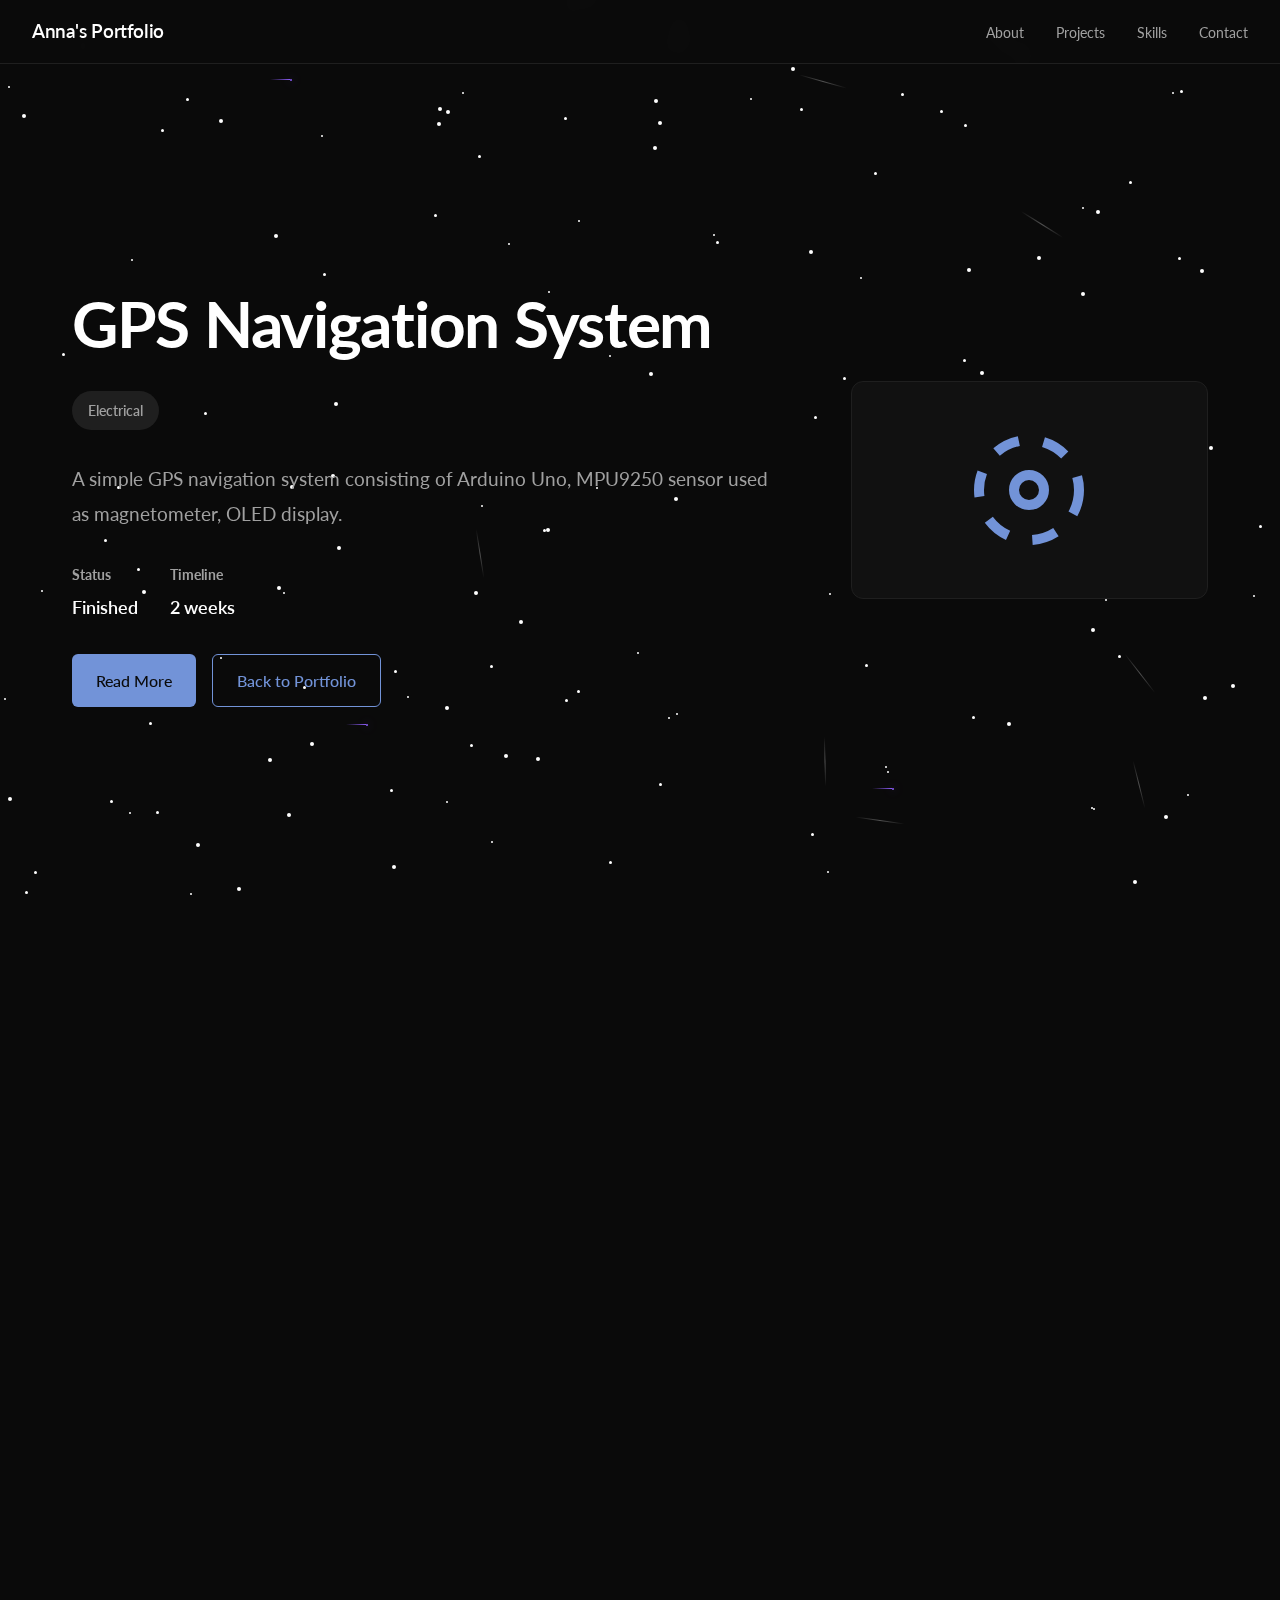
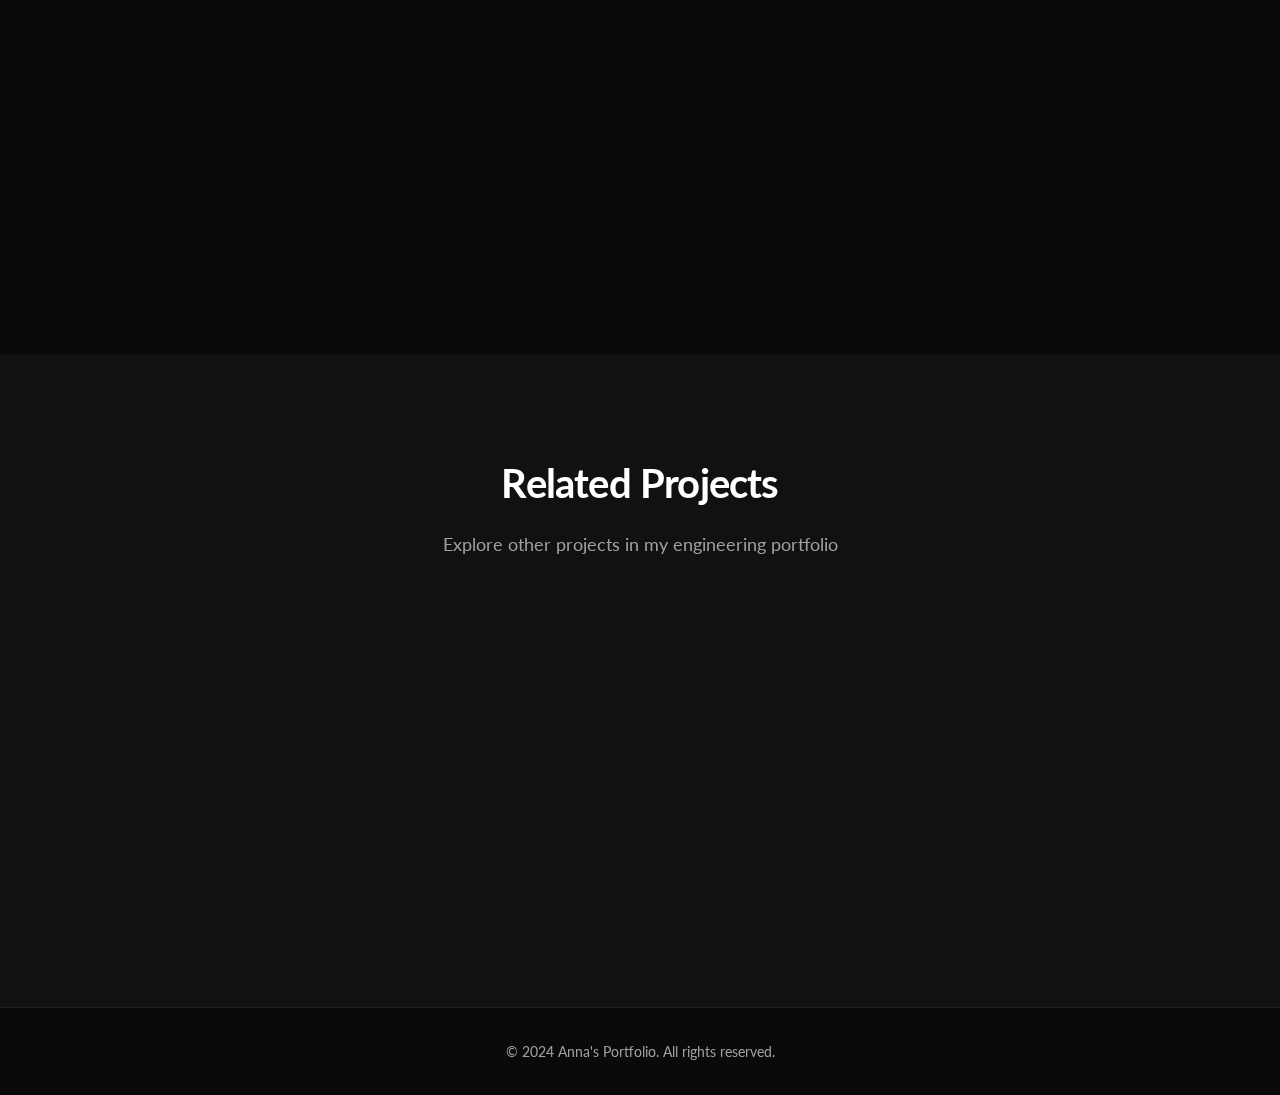
<file: electrical/gps-system.html>
<!DOCTYPE html>
<html lang="en">
<head>
    <link rel="preconnect" href="https://fonts.googleapis.com">
    <link rel="preconnect" href="https://fonts.gstatic.com" crossorigin>
    <link href="https://fonts.googleapis.com/css2?family=Lato:ital,wght@0,100;0,300;0,400;0,700;0,900;1,100;1,300;1,400;1,700;1,900&display=swap" rel="stylesheet">
    <link rel="stylesheet" href="../css/ind_proj.css">
    <meta charset="UTF-8">
    <meta name="viewport" content="width=device-width, initial-scale=1.0">
    <title>GPS System</title>
</head>
<body>
    <!-- Space Background -->
    <div class="space-background" id="space-bg"></div>

    <!-- Navigation -->
    <nav>
        <div class="nav-container">
            <div class="logo">Anna's Portfolio</div>
            <ul class="nav-links">
                <li><a href="../index.html#about">About</a></li>
                <li><a href="../index.html#projects">Projects</a></li>
                <li><a href="../index.html#skills">Skills</a></li>
                <li><a href="../index.html#contact">Contact</a></li>
            </ul>
        </div>
    </nav>

    <!-- Project Hero Section -->
    <section class="project-hero">
        <div class="container">
            <div class="hero-content">
                <div>
                 
                    <h1 class="project-title">GPS Navigation System</h1>
                    <span class="project-category">Electrical</span>
                    <p class="project-summary">
                        A simple GPS navigation system consisting of Arduino Uno, MPU9250 sensor used as magnetometer, OLED display.  
                    </p>
                    <div class="project-meta">
                        <div class="meta-item">
                            <h4>Status</h4>
                            <p>Finished</p>
                        </div>
                        <div class="meta-item">
                            <h4>Timeline</h4>
                            <p>2 weeks</p>
                        </div>
                    </div>
                    <div class="hero-buttons">
                        <a href="#content" class="cta-button">Read More</a>
                        <a href="../index.html" class="cv-button">Back to Portfolio</a>
                    </div>
                </div>
                <div class="project-hero-visual">
                    <svg class="project-icon" viewBox="0 0 24 24" fill="none" xmlns="http://www.w3.org/2000/svg">
                        <path d="M12 15C13.6569 15 15 13.6569 15 12C15 10.3431 13.6569 9 12 9C10.3431 9 9 10.3431 9 12C9 13.6569 10.3431 15 12 15Z" stroke="currentColor" stroke-width="2" stroke-linecap="round" stroke-linejoin="round"/>
                        <circle cx="12" cy="12" r="10" stroke="currentColor" stroke-width="2" stroke-dasharray="5 5"/>
                    </svg>
                </div>
            </div>
        </div>
    </section>

    <!-- Project Content -->
    <section id="content" class="content-section">
        <div class="container">
            <div class="content-grid">
                <div class="main-content">
                    <!-- Overview -->
                    <div>
                        <h2>Project Overview</h2>
                        <p>
                           This project centers on building a GPS and compass navigation system using an Arduino Uno microcontroller, a GY-GPS6MV2 GPS receiver, a 128x64 OLED display, and an MPU9250 (specifically utilizing the magnetometer feature). 
                          The system is designed to retrieve real-time geolocation data and heading direction, then display this information visually on the OLED screen.
                        </p>
                        <p>
                            To understand the core principles of interfacing and working with the GPS module, the following guide was used: </p>
                          <p>  <a href="">How to Add GPS to an Arduino – Core Electronics </a> </p>
                          <p> This resource provided foundational insights into GPS communication protocols (particularly NMEA sentences), parsing data using libraries, and general hardware integration considerations.
                        </p>
                    </div>
                </div>

                <!-- Sidebar -->
                <div class="sidebar">
                    <!-- Technologies Used -->
                    <div class="sidebar-card">
                        <h3>Technologies Used</h3>
                        <div class="tech-tags">
                            <span class="tech-tag">SolidWorks</span>
                        </div>
                    </div>

                    <!-- Project Links -->
                    <div class="sidebar-card">
                        <h3>Project Resources</h3>
                        <div class="project-links">
                            <a href="https://github.com/annamelkk/mechanics-notes" class="project-link">
                                <svg width="16" height="16" viewBox="0 0 24 24" fill="none" xmlns="http://www.w3.org/2000/svg">
                                    <path d="M9 19C4.58172 19 1 15.4183 1 11C1 6.58172 4.58172 3 9 3C13.4183 3 17 6.58172 17 11C17 12.5 16.5 14 15.5 15L21 20.5L18.5 23L13 17.5C12 18.5 10.5 19 9 19Z" stroke="currentColor" stroke-width="2"/>
                                </svg>
                                GitHub Repository
                            </a>
                        </div>
                    </div>

                    <!-- Project Stats -->
                    <div class="sidebar-card">
                        <h3>Project Statistics</h3>
                        <div class="project-stats">
                            <div class="stat-item">
                                <span class="stat-number">150+</span>
                                <span class="stat-label">Hours Invested</span>
                            </div>
                            <div class="stat-item">
                                <span class="stat-number">3</span>
                                <span class="stat-label">Subsystems</span>
                            </div>
                            <div class="stat-item">
                                <span class="stat-number">15+</span>
                                <span class="stat-label">Components</span>
                            </div>
                        </div>
                    </div>
                </div>
            </div>
        </div>
    </section>

    <!-- Technical Challenges -->
    <section class="content-section">
        <div class="container">
            <div class="section-header">
                <h2 class="section-title">Technical Challenges</h2>
            </div>
            <div class="main-content">
                                
                <h3>Software</h3>
                <p>
                 Integrating multiple libraries (e.g., TinyGPS++, Wire, Adafruit_SSD1306, Adafruit_GFX, and libraries for MPU9250) introduced compatibility issues, particularly regarding I2C bus conflicts and memory limitations of the Arduino Uno.
                </p>
                <p>
                Some GPS parsing libraries were too heavy or had conflicts with OLED display rendering when used together with the magnetometer drivers.
                </p>
                
                <h3>Magnetometer Calibration</h3>
                <p>
                    The MPU9250’s magnetometer required careful calibration to eliminate hard and soft iron distortions.
                </p>

         </div> 
                    </div>
                </div>
            </div>
        </div>
    </section>

    <!-- Key Features -->
    <section class="content-section">
        <div class="container">
            <div class="section-header">
                <h2 class="section-title">Key Features</h2>
            </div>
            <div class="main-content">
                <ul class="features-list">
                    <li>Real-time display of latitude, longitude, and derived location data on a 128x64 OLED screen.</li>
                    <li>Displays heading angle based on magnetometer data, pointing to magnetic North.</li>
                    <li>Compact and readable data layout designed for small resolution without clutter.</li>
                    <li>Optimized to run within the memory limits of the Arduino Uno.</li>
                </ul>
            </div>
        </div>
    </section>

    <!-- Development Process -->
    <section class="content-section">
        <div class="container">
            <div class="section-header">
                <h2 class="section-title">Development Process</h2>
            </div>
            <div class="main-content">
                <h3>Phase 1: Hardware Integration</h3>
                <p>
                   The GPS module was connected to pins 2 and 3 to not interfere with USB connection of the Uno.
                The MPU9250 and OLED shared the I2C bus, requiring careful address management.
                Power consumption and signal integrity were managed using decoupling capacitors and proper wire lengths.                
                </p>
                   <div class="gallery-image">
	              		<img src="../assets/gps-system/prototype.jpg" alt="Front View" height=500px>
                        </div>

                <h3>Phase 2: Software Implementation</h3>
                <p>
                    TinyGPS++ was used for parsing NMEA sentences efficiently.

                    Minimal graphics libraries were used to control the OLED.

                    Magnetometer values were read over I2C using a modified MPU9250 library.

                    Code was developed iteratively, starting with individual module testing (GPS, OLED, then magnetometer), followed by integration and optimization.                </p>
                
                <h3>Phase 3: Debugging and Tuning</h3>
                <p>
                    Tested the system under a controlled wind source (fan).
                    Refined blade angles and gear ratios for optimal performance.
                </p>
            </div>
        </div>
    </section>

    <!-- Results -->
    <section class="content-section">
        <div class="container">
            <div class="section-header">
                <h2 class="section-title">Final Assembly and Results</h2>
            </div>
            <div class="main-content">
                <p>
                    The windmill was successfully able to rotate under moderate wind conditions (~2–3 m/s).
                    The gear train amplified the blade rotation speed sufficiently to activate the motor.
                    The motor produced a small but measurable voltage output, confirming successful energy conversion.
                </p>
                <div class="image-gallery">
                    <div class="gallery-image">
                	<img src="../assets/gps-system/outside.jpg" alt="Isometric View">
		                </div>
                    
                    <div class="gallery-image">
                      <img src="../assets/gps-system/zoomed.jpg" alt="Side View">	    
		                </div>

                    <div class="gallery-image">
	              		<img src="../assets/gps-system/soldered-final.jpg" alt="Front View">
                        </div>
                    </div>
                </div>
        </div>
    </section>

    <!-- Related Projects -->
    <section class="related-projects">
        <div class="container">
            <div class="section-header">
                <h2 class="section-title">Related Projects</h2>
                <p class="section-subtitle">Explore other projects in my engineering portfolio</p>
            </div>
            <div class="related-grid">
                <div class="related-card">
                    <h3>Tweaked Nebulaphone</h3>
                    <span class="related-category">Electrical</span>
                    <p>Custom synthesizer design based on BleepLab's Nebulaphone with enhanced features.</p>
                    <a href="../project_in_progress.html" class="project-link">
                        View Details
                        <svg width="16" height="16" viewBox="0 0 24 24" fill="none" xmlns="http://www.w3.org/2000/svg">
                            <path d="M5 12H19" stroke="currentColor" stroke-width="2
				     " stroke-linecap="round" stroke-linejoin="round"/>
                            <path d="m12 5 7 7-7 7" stroke="currentColor" stroke-width="2" stroke-linecap="round" stroke-linejoin="round"/>
                        </svg>
                    </a>
                </div>
                <div class="related-card">
                    <h3>RC Plane Design</h3>
                    <span class="related-category">Aerospace</span>
                    <p>Design and analysis of a remote-controlled aircraft with focus on aerodynamics and control systems.</p>
                    <a href="../project_in_progress.html" class="project-link">
                        View Details
                        <svg width="16" height="16" viewBox="0 0 24 24" fill="none" xmlns="http://www.w3.org/2000/svg">
                            <path d="M5 12H19" stroke="currentColor" stroke-width="2" stroke-linecap="round" stroke-linejoin="round"/>
                            <path d="m12 5 7 7-7 7" stroke="currentColor" stroke-width="2" stroke-linecap="round" stroke-linejoin="round"/>
                        </svg>
                    </a>
                </div>
                <div class="related-card">
                    <h3>Prosthetic Hand</h3>
                    <span class="related-category">Mechanical</span>
                    <p>3D-printed prosthetic hand design focusing on functionality and cost-effectiveness.</p>
                    <a href="../project_in_progress.html" class="project-link">
                        View Details
                        <svg width="16" height="16" viewBox="0 0 24 24" fill="none" xmlns="http://www.w3.org/2000/svg">
                            <path d="M5 12H19" stroke="currentColor" stroke-width="2" stroke-linecap="round" stroke-linejoin="round"/>
                            <path d="m12 5 7 7-7 7" stroke="currentColor" stroke-width="2" stroke-linecap="round" stroke-linejoin="round"/>
                        </svg>
                    </a>
                </div>
            </div>
        </div>
    </section>

    <!-- Footer -->
    <footer>
        <div class="container">
            <p>&copy; 2024 Anna's Portfolio. All rights reserved.</p>
        </div>
    </footer>

    <script>
        // Space background animation
        function createSpaceBackground() {
            const spaceBackground = document.getElementById('space-bg');
            const numStars = 150;
            const numMeteorites = 3;
            const numConstellations = 8;

            // Create stars
            for (let i = 0; i < numStars; i++) {
                const star = document.createElement('div');
                star.className = `star ${['small', 'medium', 'large'][Math.floor(Math.random() * 3)]}`;
                star.style.left = Math.random() * 100 + '%';
                star.style.top = Math.random() * 100 + '%';
                star.style.animationDelay = Math.random() * 3 + 's';
                spaceBackground.appendChild(star);
            }

            // Create meteorites
            for (let i = 0; i < numMeteorites; i++) {
                const meteorite = document.createElement('div');
                meteorite.className = 'meteorite';
                meteorite.style.left = Math.random() * 100 + '%';
                meteorite.style.top = Math.random() * 100 + '%';
                meteorite.style.animation = `meteorMove ${8 + Math.random() * 4}s linear infinite`;
                meteorite.style.animationDelay = Math.random() * 10 + 's';
                spaceBackground.appendChild(meteorite);
            }

            // Create constellation lines
            for (let i = 0; i < numConstellations; i++) {
                const line = document.createElement('div');
                line.className = 'constellation-line';
                line.style.left = Math.random() * 100 + '%';
                line.style.top = Math.random() * 100 + '%';
                line.style.transform = `rotate(${Math.random() * 360}deg)`;
                line.style.animationDelay = Math.random() * 8 + 's';
                spaceBackground.appendChild(line);
            }
        }

        // Smooth scrolling for anchor links
        document.querySelectorAll('a[href^="#"]').forEach(anchor => {
            anchor.addEventListener('click', function (e) {
                e.preventDefault();
                const target = document.querySelector(this.getAttribute('href'));
                if (target) {
                    target.scrollIntoView({
                        behavior: 'smooth',
                        block: 'start'
                    });
                }
            });
        });

        // Intersection Observer for animations
        const observerOptions = {
            threshold: 0.1,
            rootMargin: '0px 0px -50px 0px'
        };

        const observer = new IntersectionObserver((entries) => {
            entries.forEach(entry => {
                if (entry.isIntersecting) {
                    entry.target.style.opacity = '1';
                    entry.target.style.transform = 'translateY(0)';
                }
            });
        }, observerOptions);

        // Observe sections for scroll animations
        document.querySelectorAll('.content-section, .related-card').forEach(el => {
            el.style.opacity = '0';
            el.style.transform = 'translateY(30px)';
            el.style.transition = 'opacity 0.6s ease, transform 0.6s ease';
            observer.observe(el);
        });

        // Initialize space background
        document.addEventListener('DOMContentLoaded', createSpaceBackground);

        // Parallax effect for floating elements
        window.addEventListener('scroll', () => {
            const scrolled = window.pageYOffset;
            const parallaxElements = document.querySelectorAll('.project-hero-visual, .project-icon');
            
            parallaxElements.forEach(element => {
                const speed = 0.1;
                element.style.transform = `translateY(${scrolled * speed}px)`;
            });
        });

        // Dynamic color changes for tech tags on hover
        document.querySelectorAll('.tech-tag').forEach(tag => {
            tag.addEventListener('mouseenter', function() {
                this.style.background = 'var(--accent)';
                this.style.color = 'var(--bg-color)';
            });
            
            tag.addEventListener('mouseleave', function() {
                this.style.background = 'var(--border)';
                this.style.color = 'var(--text-secondary)';
            });
        });

        // Add loading animation
        window.addEventListener('load', () => {
            document.body.style.opacity = '1';
            document.body.style.transition = 'opacity 0.5s ease-in-out';
        });

        // Initially hide body for loading effect
        document.body.style.opacity = '0';
    </script>
</body>
</html>
</file>
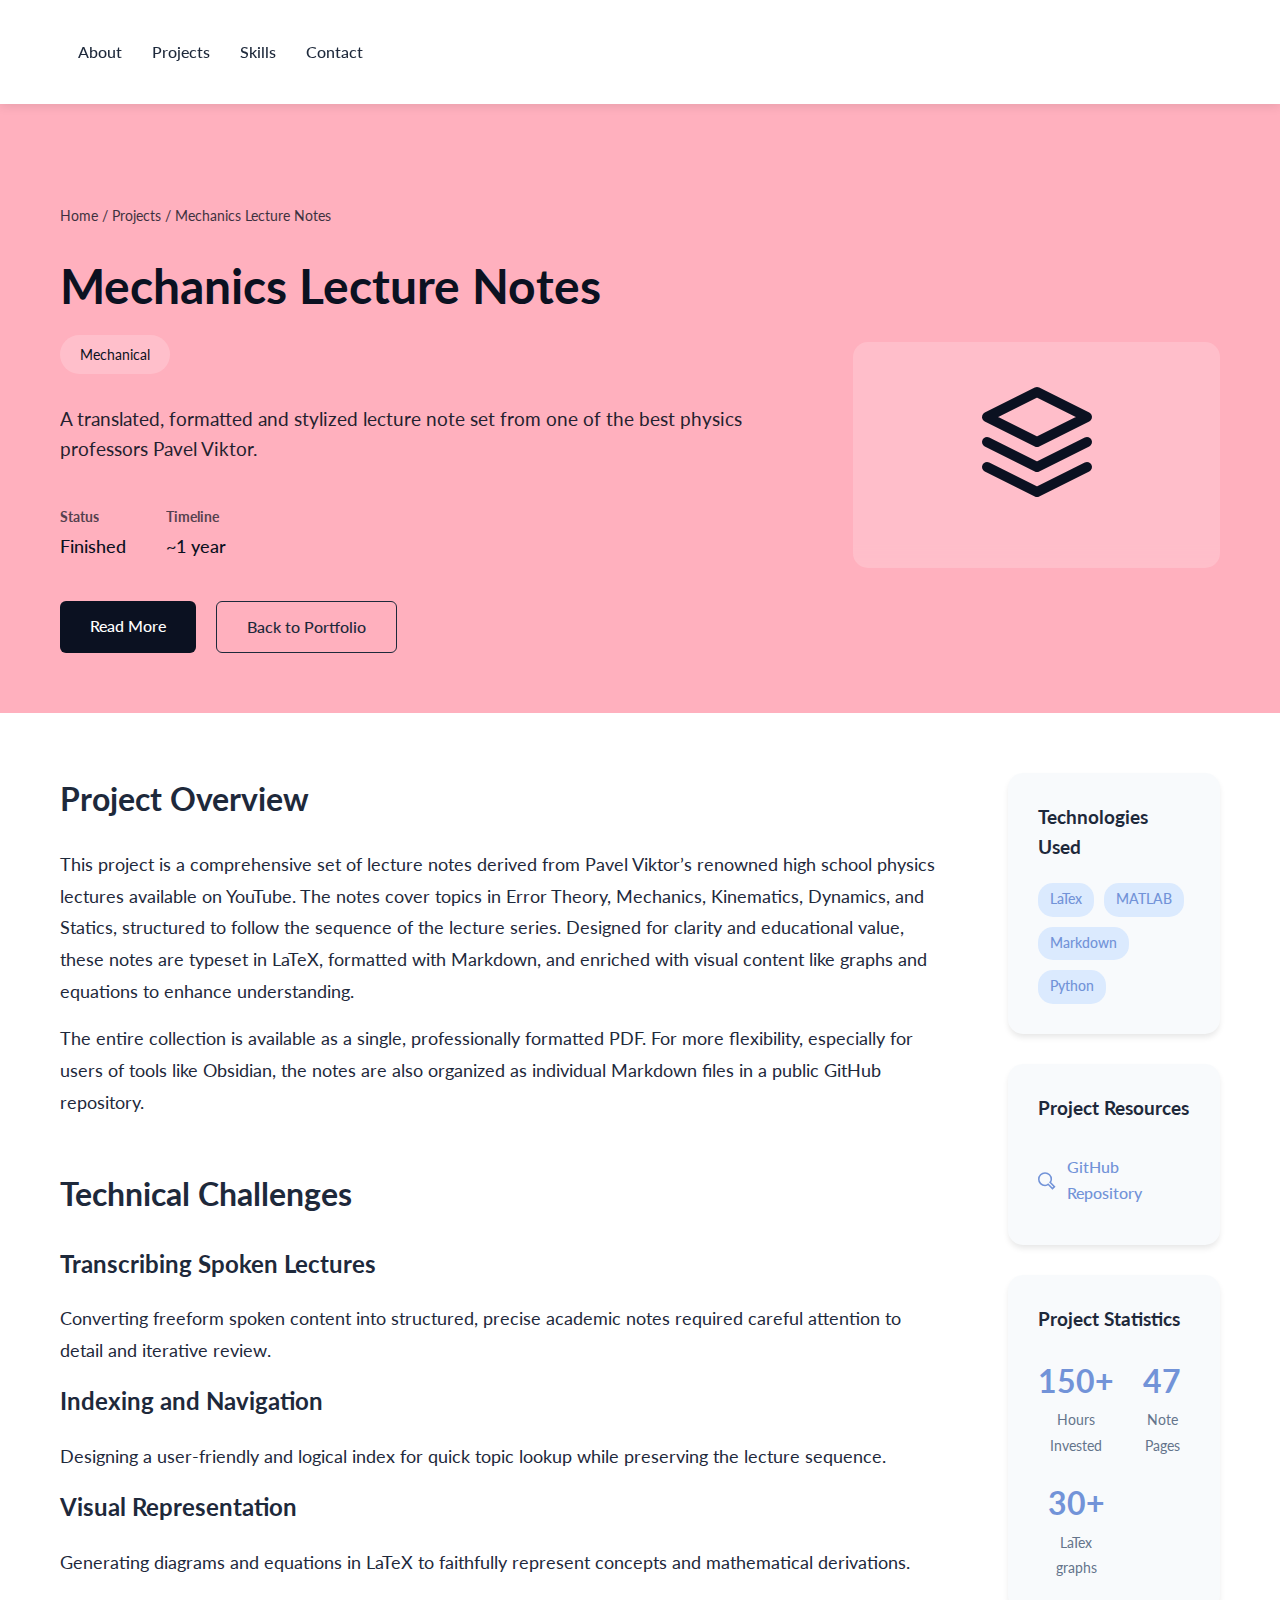
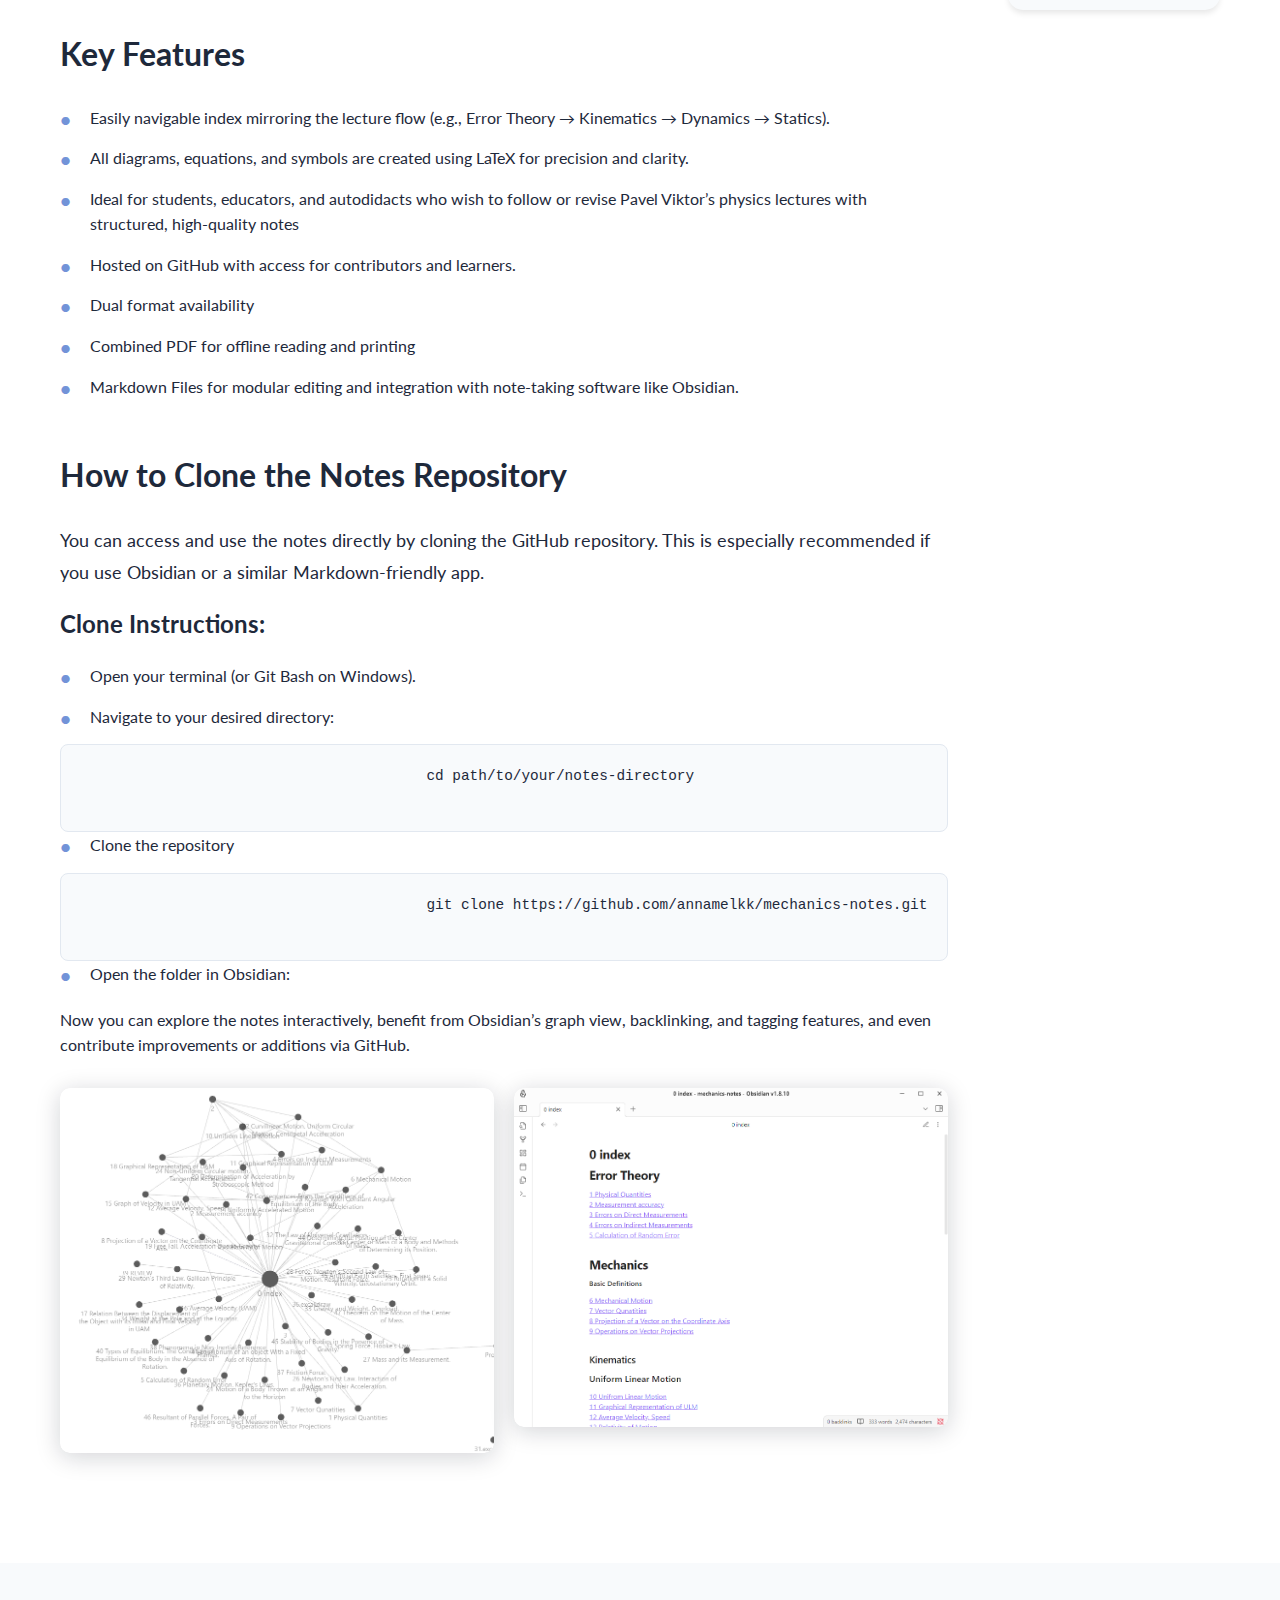
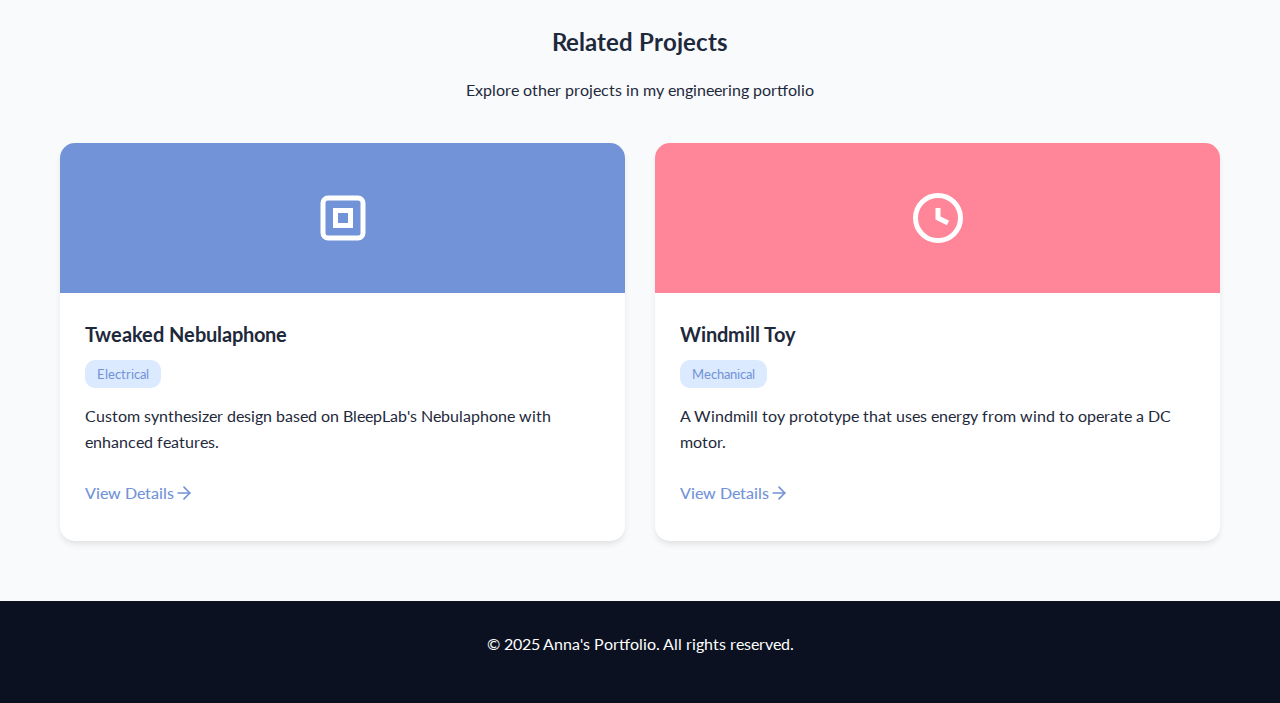
<file: mechanical/notes-ref.html>
<!DOCTYPE html>
<html lang="en">
<head>
    <link rel="preconnect" href="https://fonts.googleapis.com">
    <link rel="preconnect" href="https://fonts.gstatic.com" crossorigin>
    <link href="https://fonts.googleapis.com/css2?family=Lato:ital,wght@0,100;0,300;0,400;0,700;0,900;1,100;1,300;1,400;1,700;1,900&display=swap" rel="stylesheet">

    <meta charset="UTF-8">
    <meta name="viewport" content="width=device-width, initial-scale=1.0">
    <title>Mechanics Lecture Notes</title>
    <style>
        /* Global Styles */
        :root {
            --primary-color: #7293d8;
            --dark-blue: #0b1121;
            --light-blue: #dbeafe;
            --aerospace-blue: #0b1121;
            --electrical-purple: #7293d8;
            --mechanical-pink: #ff8599;
            --text-color: #1e293b;
            --light-text: #64748b;
        }
        
        * {
            margin: 0;
            padding: 0;
            box-sizing: border-box;
            font-family: 'Lato';
        }
        
        body {
            line-height: 1.6;
            color: var(--text-color);
        }
        
        .container {
            max-width: 1200px;
            margin: 0 auto;
            padding: 0 20px;
        }
        
        section {
            padding: 60px 0;
        }
        
        h1, h2, h3 {
            margin-bottom: 16px;
        }
        
        p {
            margin-bottom: 16px;
        }
        
        .btn {
            display: inline-block;
            padding: 12px 30px;
            border-radius: 6px;
            text-decoration: none;
            font-weight: 500;
            cursor: pointer;
            border: none;
            transition: background-color 0.3s;
        }
        
        .btn-primary {
            background-color: var(--aerospace-blue);
            color: white;
        }
        
        .btn-secondary {
            background-color: transparent;
            color: white;
            border: 1px solid white;
        }
        
        .btn-outline {
            background-color: transparent;
            color: var(--primary-color);
            border: 1px solid var(--primary-color);
        }
        
        .btn-back {
            background-color: transparent;
            color: var(--text-color);
            border: 1px solid var(--text-color);
            padding: px 20px;
        }
        
        .btn-back:hover {
            background-color: var(--aerospace-blue);
            color: white;
        }
        
        /* Header Styles */
        header {
            padding: 20px 0;
            background-color: white;
            box-shadow: 0 2px 10px rgba(0, 0, 0, 0.1);
            position: sticky;
            top: 0;
            z-index: 100;
        }
        
        .site-logo {
            display: flex;
            align-items: center;
            gap: 16px;
            text-decoration: none;
            margin-right: 40px;
            transition: opacity 0.2s;
        }
        .site-logo img {
            height: 48px;
            width: 48px;
            border-radius: 50%;
            background: #e6edfa;
            box-shadow: 0 2px 8px rgba(114,147,216,0.10);
            transition: transform 0.2s;
        }
        .site-logo:hover img {
            transform: scale(1.08) rotate(-8deg);
            box-shadow: 0 4px 16px rgba(114,147,216,0.18);
        }
        .site-title {
            font-size: 1.5rem;
            font-weight: 700;
            color: var(--primary-color);
            letter-spacing: 1px;
            font-family: 'Lato', sans-serif;
            transition: color 0.2s;
        }
        .site-logo:hover .site-title {
            color: #3b82f6;
        }

        .header-container {
            display: flex;
            justify-content: space-between;
            align-items: center;
            min-height: 64px;
            gap: 32px;
            padding: 0 8px;
        }
        
        nav ul {
            display: flex;
            list-style: none;
        }
        
        nav ul li {
            margin-left: 30px;
        }
        
        nav ul li a {
            text-decoration: none;
            color: var(--text-color);
            font-weight: 500;
            transition: color 0.3s;
        }
        
        nav ul li a:hover {
            color: var(--primary-color);
        }
        
        /* Project Hero Section */
        .project-hero {
            padding: 100px 0 60px;
            background: #ffb0be;
            color: var(--aerospace-blue);
        }
        
        .breadcrumb {
            margin-bottom: 30px;
            font-size: 0.9rem;
            opacity: 0.8;
        }
        
        .breadcrumb a {
            color: var(--aerospace-blue);
            text-decoration: none;
        }
        
        .breadcrumb a:hover {
            text-decoration: underline;
        }
        
        .project-hero-content {
            display: grid;
            grid-template-columns: 2fr 1fr;
            gap: 60px;
            align-items: center;
        }
        
        .project-title {
            font-size: 3rem;
            font-weight: 700;
            margin-bottom: 20px;
            line-height: 1.2;
        }
        
        .project-category {
            display: inline-block;
            background-color: rgba(255, 255, 255, 0.2);
            color: var(--aerospace-blue);
            padding: 8px 20px;
            border-radius: 20px;
            font-size: 0.9rem;
            margin-bottom: 30px;
        }
        
        .project-summary {
            font-size: 1.2rem;
            margin-bottom: 40px;
            opacity: 0.9;
        }
        
        .project-meta {
            display: flex;
            gap: 40px;
            margin-bottom: 40px;
        }
        
        .meta-item h4 {
            font-size: 0.9rem;
            opacity: 0.7;
            margin-bottom: 5px;
        }
        
        .meta-item p {
            font-size: 1.1rem;
            font-weight: 500;
            margin: 0;
        }
        
        .project-hero-image {
            background-color: rgba(255, 255, 255, 0.183);
            border-radius: 15px;
            padding: 40px;
            text-align: center;
            backdrop-filter: blur(10px);
        }
        
        .project-hero-icon {
            width: 120px;
            height: 120px;
            color: var(--aerospace-blue);
            margin-bottom: 20px;
        }
        
        /* Project Content */
        .project-content {
            background-color: white;
        }
        
        .content-grid {
            display: grid;
            grid-template-columns: 2fr 1fr;
            gap: 60px;
        }
        
        .main-content {
            background-color: white;
        }
        
        .content-section {
            margin-bottom: 50px;
        }
        
        .content-section h2 {
            font-size: 2rem;
            margin-bottom: 25px;
            color: var(--text-color);
        }
        
        .content-section h3 {
            font-size: 1.5rem;
            margin-bottom: 20px;
            color: var(--text-color);
        }
        
        .content-section p {
            font-size: 1.1rem;
            line-height: 1.8;
            color: var(--text-color);
        }
        
        .features-list {
            list-style: none;
            margin: 20px 0;
        }
        
        .features-list li {
            margin-bottom: 15px;
            display: flex;
            align-items: flex-start;
            padding-left: 30px;
            position: relative;
        }
        
        .features-list li::before {
            content: "•";
            position: absolute;
            left: 0;
            color: var(--primary-color);
            font-weight: bold;
            font-size: 1.2rem;
        }
        
        .image-gallery {
            display: grid;
            grid-template-columns: repeat(auto-fit, minmax(300px, 1fr));
            gap: 20px;
            margin: 30px 0;
        }
        
        .gallery-image {
            border-radius: 10px;
            box-shadow: 0 4px 24px 0 rgba(11, 17, 33, 0.18);
            display: flex;
            align-items: center;
            justify-content: center;
            color: var(--light-text);
            font-style: italic;
            overflow: hidden;
        }
        
        .code-block {
            background-color: #f8fafc;
            border: 1px solid #e2e8f0;
            border-radius: 8px;
            padding: 20px;
            margin: 20px 20p;
            overflow-x: auto;
        }
        
        .code-block pre {
            margin: 0;
            font-family: 'Courier New', monospace;
            font-size: 0.9rem;
        }
        
        /* Sidebar */
        .sidebar {
            display: flex;
            flex-direction: column;
            gap: 30px;
        }
        
        .sidebar-card {
            background-color: #f8fafc;
            border-radius: 15px;
            padding: 30px;
            box-shadow: 0 4px 6px -1px rgba(0, 0, 0, 0.1);
        }
        
        .sidebar-card h3 {
            margin-bottom: 20px;
            color: var(--text-color);
        }
        
        .tech-tags {
            display: flex;
            flex-wrap: wrap;
            gap: 10px;
        }
        
        .tech-tag {
            background-color: var(--light-blue);
            color: var(--primary-color);
            padding: 6px 12px;
            border-radius: 15px;
            font-size: 0.85rem;
            font-weight: 500;
        }
        
        .project-links {
            display: flex;
            flex-direction: column;
            gap: 15px;
        }
        
        .project-link {
            display: inline-flex;
            align-items: center;
            color: var(--primary-color);
            text-decoration: none;
            font-weight: 500;
            padding: 10px 0;
            border-bottom: 1px solid #e2e8f0;
        }
        
        .project-link:last-child {
            border-bottom: none;
        }
        
        .project-link svg {
            width: 20px;
            height: 20px;
            margin-right: 10px;
        }
        
        .project-link:hover {
            color: var(--dark-blue);
        }
        
        .project-stats {
            display: grid;
            grid-template-columns: 1fr 1fr;
            gap: 20px;
        }
        
        .stat-item {
            text-align: center;
        }
        
        .stat-number {
            font-size: 2rem;
            font-weight: 700;
            color: var(--primary-color);
            display: block;
        }
        
        .stat-label {
            font-size: 0.9rem;
            color: var(--light-text);
        }
        
        /* Related Projects */
        .related-projects {
            background-color: #f8fafc;
        }
        
        .related-grid {
            display: grid;
            grid-template-columns: repeat(auto-fit, minmax(300px, 1fr));
            gap: 30px;
            margin-top: 40px;
        }
        
        .related-card {
            background-color: white;
            border-radius: 15px;
            overflow: hidden;
            box-shadow: 0 4px 6px -1px rgba(0, 0, 0, 0.1);
            transition: transform 0.3s, box-shadow 0.3s;
        }
        
        .related-card:hover {
            transform: translateY(-5px);
            box-shadow: 0 10px 15px -3px rgba(0, 0, 0, 0.1);
        }
        
        .related-image {
            height: 150px;
            background-color: var(--primary-color);
            display: flex;
            align-items: center;
            justify-content: center;
        }
        
        .related-content {
            padding: 25px;
        }
        
        .related-title {
            font-size: 1.25rem;
            margin-bottom: 10px;
        }
        
        .related-category {
            display: inline-block;
            background-color: var(--light-blue);
            color: var(--primary-color);
            padding: 4px 12px;
            border-radius: 10px;
            font-size: 0.8rem;
            margin-bottom: 15px;
        }
        
        /* Footer */
        footer {
            background-color: var(--dark-blue);
            color: white;
            padding: 30px 0;
            text-align: center;
        }
        
        /* Responsive Design */
        @media (max-width: 768px) {
            .project-hero-content {
                grid-template-columns: 1fr;
                gap: 40px;
            }
            
            .content-grid {
                grid-template-columns: 1fr;
                gap: 40px;
            }
            
            .project-title {
                font-size: 2.5rem;
            }
            
            .project-meta {
                flex-direction: column;
                gap: 20px;
            }
            
            .related-grid {
                grid-template-columns: 1fr;
            }
        }
    </style>
</head>
<body>

    <!-- Header -->
    <header>
        <div class="container header-container">
            <nav>
                <ul>
                    <li><a href="../index.html#about">About</a></li>
                    <li><a href="../index.html#projects">Projects</a></li>
                    <li><a href="../index.html#skills">Skills</a></li>
                    <li><a href="../index.html#contact">Contact</a></li>
                </ul>
            </nav>
        </div>
    </header>

    <!-- Project Hero Section -->
    <section class="project-hero">
        <div class="container">
            <div class="breadcrumb">
                <a href="../index.html">Home</a> / <a href="projects.html">Projects</a> / Mechanics Lecture Notes
            </div>
            <div class="project-hero-content">
                <div>
                    <h1 class="project-title">Mechanics Lecture Notes</h1>
                    <span class="project-category">Mechanical</span>
                    <p class="project-summary">
                        A translated, formatted and stylized lecture note set from one of the best 
                        physics professors Pavel Viktor.
                    </p>
                    <div class="project-meta">
                        <div class="meta-item">
                            <h4>Status</h4>
                            <p>Finished</p>
                        </div>
                        <div class="meta-item">
                            <h4>Timeline</h4>
                            <p>~1 year</p>
                        </div>
                    </div>
                    <div style="display: flex; gap: 20px;">
                        <a href="#content" class="btn btn-primary">Read More</a>
                        <a href="index.html" class="btn btn-back">Back to Portfolio</a>
                    </div>
                </div>
                <div class="project-hero-image">
                    <svg class="project-hero-icon" viewBox="0 0 24 24" fill="none" xmlns="http://www.w3.org/2000/svg">
                        <path d="M12 2L2 7L12 12L22 7L12 2Z" stroke="currentColor" stroke-width="2" stroke-linecap="round" stroke-linejoin="round"/>
                        <path d="M2 17L12 22L22 17" stroke="currentColor" stroke-width="2" stroke-linecap="round" stroke-linejoin="round"/>
                        <path d="M2 12L12 17L22 12" stroke="currentColor" stroke-width="2" stroke-linecap="round" stroke-linejoin="round"/>
                    </svg>
                </div>
            </div>
        </div>
    </section>

    <!-- Project Content -->
    <section id="content" class="project-content">
        <div class="container">
            <div class="content-grid">
                <div class="main-content">
                    <!-- Overview -->
                    <div class="content-section">
                        <h2>Project Overview</h2>
                        <p>
                            This project is a comprehensive set of lecture notes derived from Pavel Viktor’s 
                            renowned high school physics lectures available on YouTube. The notes cover topics 
                            in Error Theory, Mechanics, Kinematics, Dynamics, and Statics, structured to follow 
                            the sequence of the lecture series. Designed for clarity and educational value, these 
                            notes are typeset in LaTeX, formatted with Markdown, and enriched with visual content 
                            like graphs and equations to enhance understanding.
                        </p>
                        <p>
                            The entire collection is available as a single, professionally formatted PDF. For more 
                            flexibility, especially for users of tools like Obsidian, the notes are also organized as 
                            individual Markdown files in a public GitHub repository.
                        </p>
                    </div>

                    <!-- Technical Challenges -->
                    <div class="content-section">
                        <h2>Technical Challenges</h2>
                        <h3>Transcribing Spoken Lectures</h3>
                        <p>
                            Converting freeform spoken content into structured, precise academic notes required careful 
                            attention to detail and iterative review.
                        </p>
                        
                        <h3>Indexing and Navigation</h3>
                        <p>
                            Designing a user-friendly and logical index for quick topic lookup while preserving the lecture sequence.
                        </p>
                        
                        <h3>Visual Representation</h3>
                        <p>
                            Generating diagrams and equations in LaTeX to faithfully represent concepts and mathematical derivations.
                        </p>
                    </div>

                    <!-- Key Features -->
                    <div class="content-section">
                        <h2>Key Features</h2>
                        <ul class="features-list">
                            <li>Easily navigable index mirroring the lecture flow (e.g., Error Theory → Kinematics → Dynamics → Statics).</li>
                            <li>All diagrams, equations, and symbols are created using LaTeX for precision and clarity.</li>
                            <li>Ideal for students, educators, and autodidacts who wish to follow or revise Pavel Viktor’s physics 
                                lectures with structured, high-quality notes</li>
                            <li>Hosted on GitHub with access for contributors and learners.</li>
                            <li>Dual format availability</li>
                                <ul>
                                    <li>Combined PDF for offline reading and printing</li>
                                     <li>Markdown Files for modular editing and integration with note-taking software like Obsidian.</li>
                                </ul>


                        </ul>
                    </div>

                    <!-- Development Process -->
                    <div class="content-section">
                        <h2>How to Clone the Notes Repository</h2>
                        <p>
                            You can access and use the notes directly by cloning the GitHub repository. 
                            This is especially recommended if you use Obsidian or a similar Markdown-friendly app.
                        </p>
                        
                        <h3>Clone Instructions:</h3>
                        <p>
                            <ul class="features-list">
                                <li>Open your terminal (or Git Bash on Windows).</li>
                                <li>Navigate to your desired directory:</li>
                                <div class="code-block">
                                    <pre>
                                        cd path/to/your/notes-directory
                                    </pre>
                                </div>
                                <li> Clone the repository</li>
                                <div class="code-block">
                                    <pre>
                                        git clone https://github.com/annamelkk/mechanics-notes.git
                                    </pre>
                                </div>
                                <li>Open the folder in Obsidian:</li>
                            </ul>
                            Now you can explore the notes interactively, benefit from Obsidian’s graph view, backlinking,
                            and tagging features, and even contribute improvements or additions via GitHub.
                        </p>
                        
                        <div class="image-gallery">
                            <div class="gallery-image">
                                <img src="../assets/mech-notes/graph-view.png" alt="" class="gallery-image">
                            </div>
                            <div class="gallery-image" style="height: max-content;">
                                <img src="../assets/mech-notes/index-page.png" alt="" class="gallery-image">
                            </div>
                        </div>

                    </div>


                </div>

                <!-- Sidebar -->
                <div class="sidebar">
                    <!-- Technologies Used -->
                    <div class="sidebar-card">
                        <h3>Technologies Used</h3>
                        <div class="tech-tags">
                            <span class="tech-tag">LaTex</span>
                            <span class="tech-tag">MATLAB</span>
                            <span class="tech-tag">Markdown</span>
                            <span class="tech-tag">Python</span>
                        </div>
                    </div>

                    <!-- Project Links -->
                    <div class="sidebar-card">
                        <h3>Project Resources</h3>
                        <div class="project-links">
                            <a href="https://github.com/annamelkk/mechanics-notes" class="project-link">
                                <svg viewBox="0 0 24 24" fill="none" xmlns="http://www.w3.org/2000/svg">
                                    <path d="M9 19C4.58172 19 1 15.4183 1 11C1 6.58172 4.58172 3 9 3C13.4183 3 17 6.58172 17 11C17 12.5 16.5 14 15.5 15L21 20.5L18.5 23L13 17.5C12 18.5 10.5 19 9 19Z" stroke="currentColor" stroke-width="2"/>
                                </svg>
                                GitHub Repository
                            </a>
                        </div>
                    </div>

                    <!-- Project Stats -->
                    <div class="sidebar-card">
                        <h3>Project Statistics</h3>
                        <div class="project-stats">
                            <div class="stat-item">
                                <span class="stat-number">150+</span>
                                <span class="stat-label">Hours Invested</span>
                            </div>
                            <div class="stat-item">
                                <span class="stat-number">47</span>
                                <span class="stat-label">Note Pages</span>
                            </div>
                            <div class="stat-item">
                                <span class="stat-number">30+</span>
                                <span class="stat-label">LaTex graphs</span>
                            </div>
                        </div>
                    </div>
                </div>
            </div>
        </div>
    </section>

    <!-- Related Projects -->
    <section class="related-projects">
        <div class="container">
            <div style="text-align: center; margin-bottom: 40px;">
                <h2>Related Projects</h2>
                <p>Explore other projects in my engineering portfolio</p>
            </div>
            <div class="related-grid">
                <div class="related-card">
                    <div class="related-image">
                        <svg width="60" height="60" viewBox="0 0 24 24" fill="none" xmlns="http://www.w3.org/2000/svg">
                            <rect x="4" y="4" width="16" height="16" rx="2" stroke="white" stroke-width="2"/>
                            <rect x="9" y="9" width="6" height="6" stroke="white" stroke-width="2"/>
                        </svg>
                    </div>
                    <div class="related-content">
                        <h3 class="related-title">Tweaked Nebulaphone</h3>
                        <span class="related-category">Electrical</span>
                        <p>Custom synthesizer design based on BleepLab's Nebulaphone with enhanced features.</p>
                            <a href="../project_in_progress.html" class="project-link">
                            View Details
                            <svg width="24" height="24" viewBox="0 0 24 24" fill="none" xmlns="http://www.w3.org/2000/svg">
                                <path d="M5 12H19" stroke="currentColor" stroke-width="2" stroke-linecap="round" stroke-linejoin="round"/>
                                <path d="M12 5L19 12L12 19" stroke="currentColor" stroke-width="2" stroke-linecap="round" stroke-linejoin="round"/>
                            </svg></a>
                    </div>
                </div>

                <div class="related-card">
                    <div class="related-image" style="background-color: var(--mechanical-pink);">
                        <svg width="60" height="60" viewBox="0 0 24 24" fill="none" xmlns="http://www.w3.org/2000/svg">
                            <circle cx="12" cy="12" r="9" stroke="white" stroke-width="2"/>
                            <path d="M12 8L12 12L16 14" stroke="white" stroke-width="2"/>
                        </svg>
                    </div>
                    <div class="related-content">
                        <h3 class="related-title">Windmill Toy</h3>
                        <span class="related-category">Mechanical</span>
                        <p>A Windmill toy prototype that uses energy from wind to operate a DC motor.</p>
                            <a href="../mechanical/windmill.html" class="project-link">
                            View Details
                            <svg width="24" height="24" viewBox="0 0 24 24" fill="none" xmlns="http://www.w3.org/2000/svg">
                                <path d="M5 12H19" stroke="currentColor" stroke-width="2" stroke-linecap="round" stroke-linejoin="round"/>
                                <path d="M12 5L19 12L12 19" stroke="currentColor" stroke-width="2" stroke-linecap="round" stroke-linejoin="round"/>
                            </svg></a>
                    </div>
                </div>
            </div>
        </div>
    </section>

    <!-- Footer -->
    <footer>
        <div class="container">
            <p>&copy; 2025 Anna's Portfolio. All rights reserved.</p>
        </div>
    </footer>
</body>
</html>
</file>
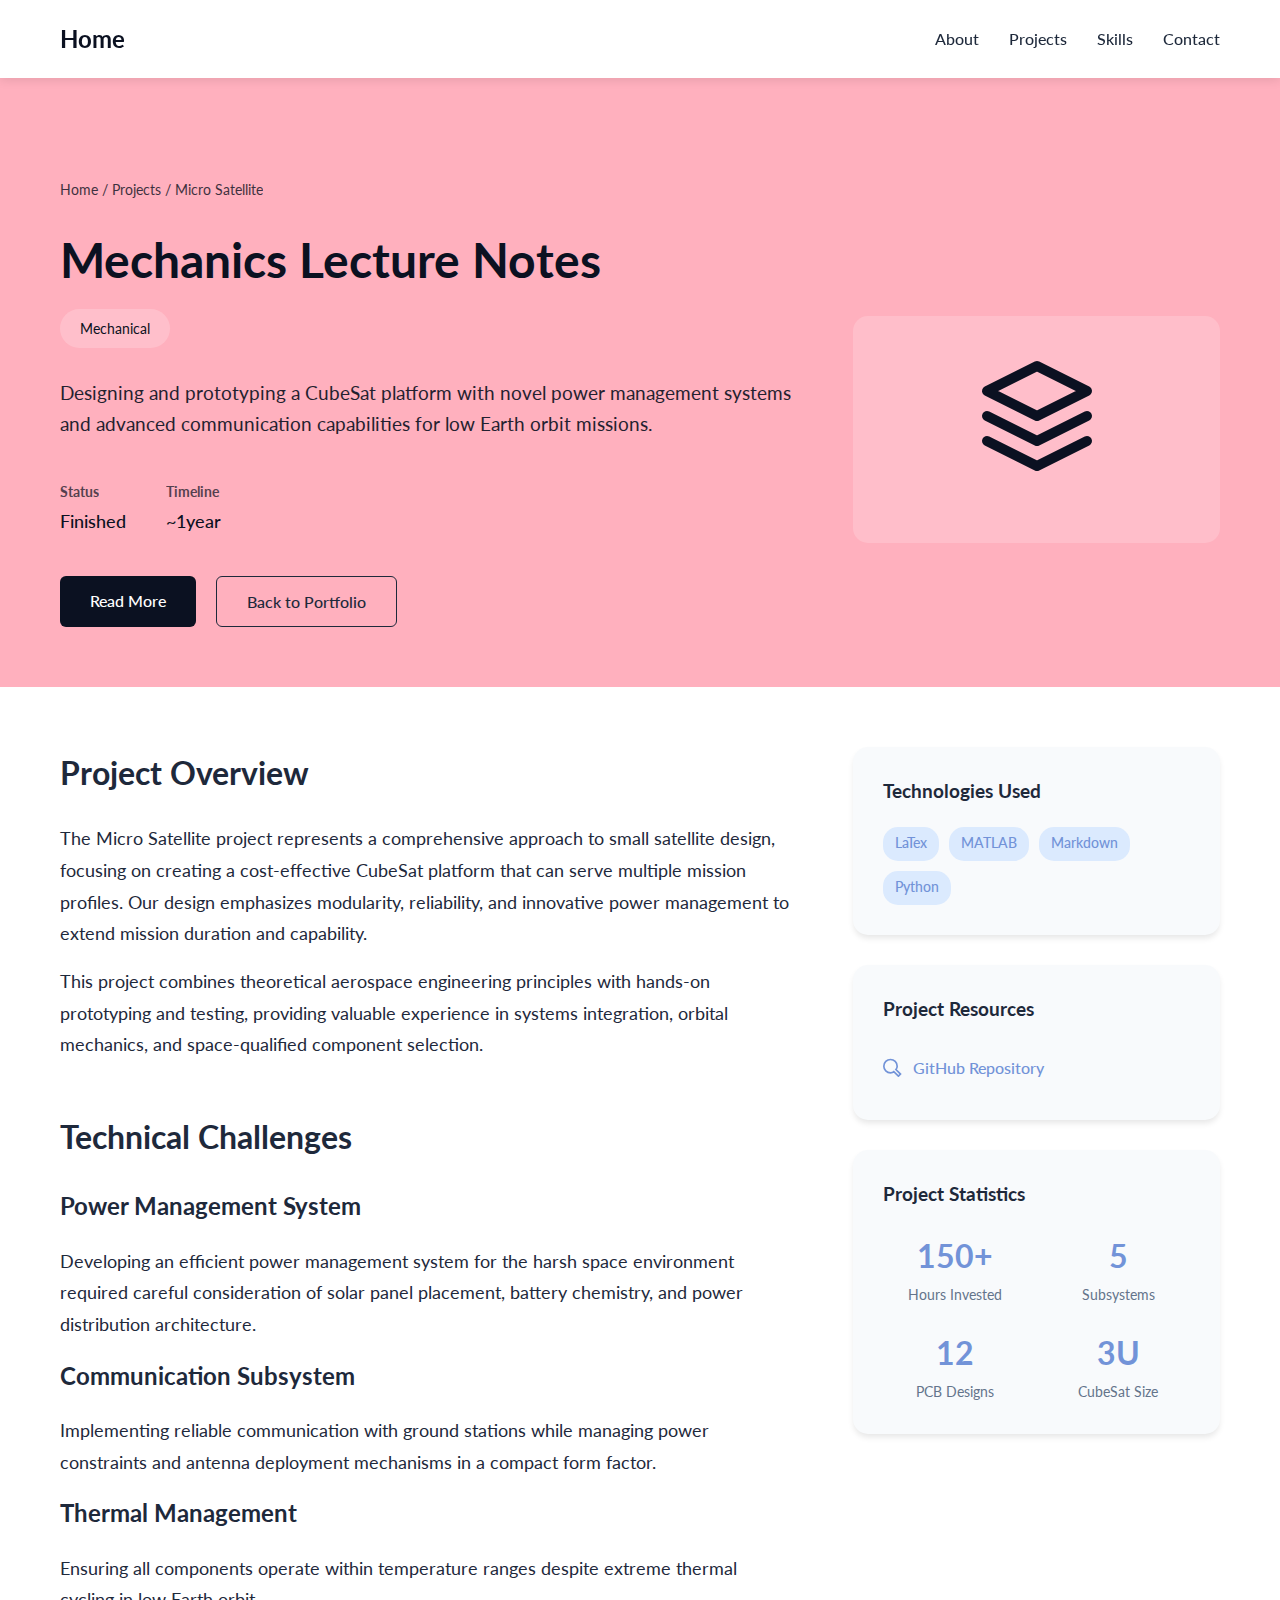
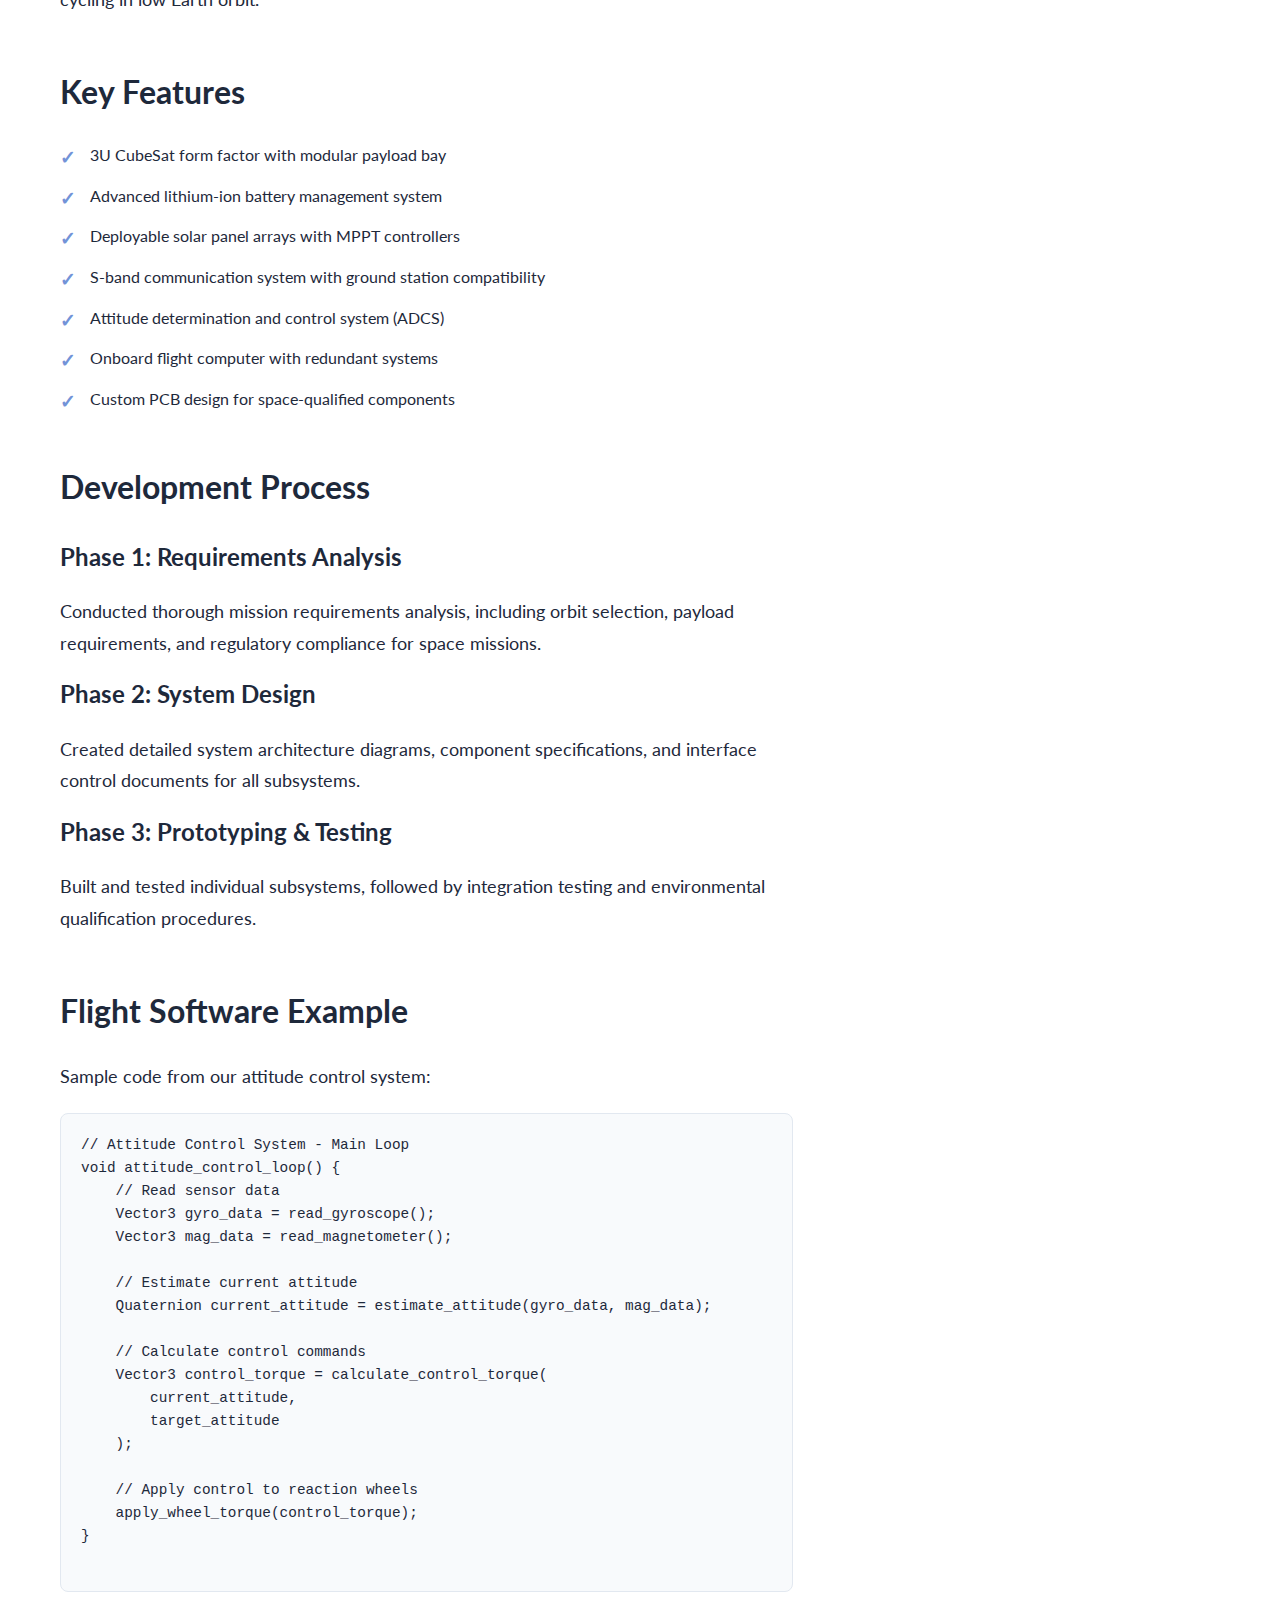
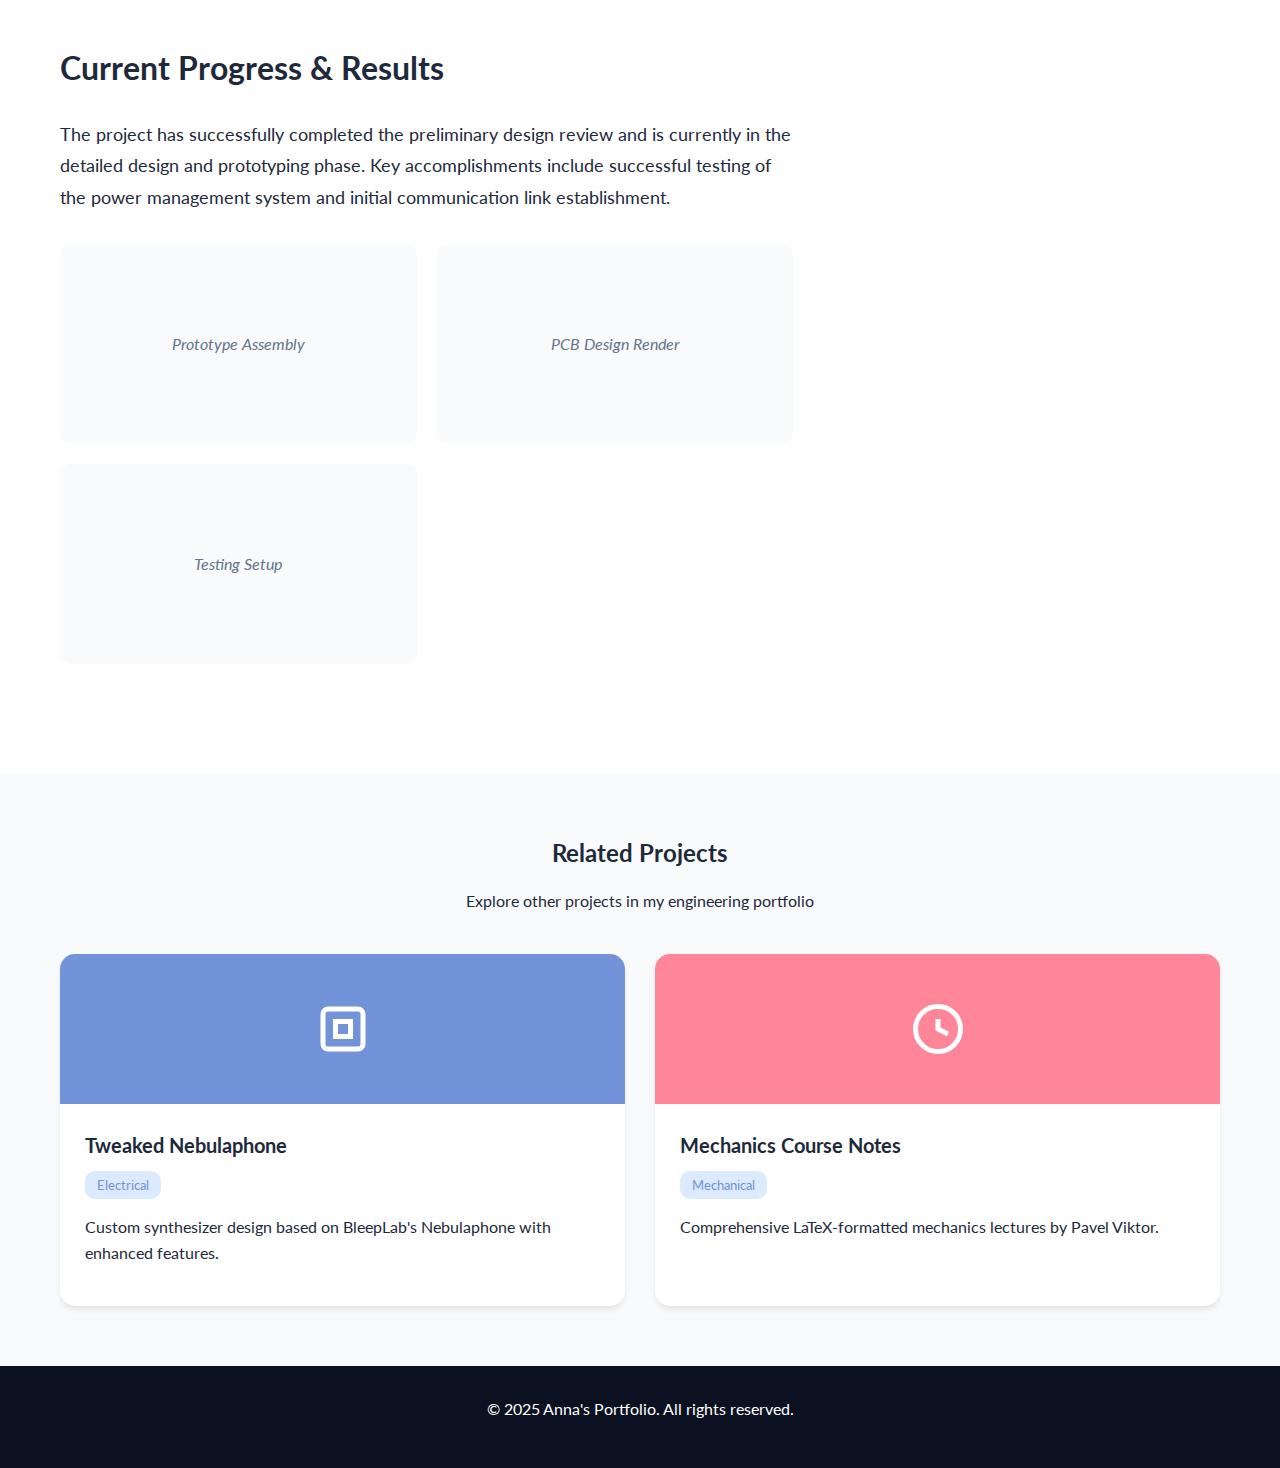
<file: mechanical/notes.html>
<!DOCTYPE html>
<html lang="en">
<head>
    <link rel="preconnect" href="https://fonts.googleapis.com">
    <link rel="preconnect" href="https://fonts.gstatic.com" crossorigin>
    <link href="https://fonts.googleapis.com/css2?family=Lato:ital,wght@0,100;0,300;0,400;0,700;0,900;1,100;1,300;1,400;1,700;1,900&display=swap" rel="stylesheet">

    <meta charset="UTF-8">
    <meta name="viewport" content="width=device-width, initial-scale=1.0">
    <title>Project Name - Anna's Engineering Portfolio</title>
    <style>
        /* Global Styles */
        :root {
            --primary-color: #7293d8;
            --dark-blue: #0b1121;
            --light-blue: #dbeafe;
            --aerospace-blue: #0b1121;
            --electrical-purple: #7293d8;
            --mechanical-pink: #ff8599;
            --text-color: #1e293b;
            --light-text: #64748b;
        }
        
        * {
            margin: 0;
            padding: 0;
            box-sizing: border-box;
            font-family: 'Lato';
        }
        
        body {
            line-height: 1.6;
            color: var(--text-color);
        }
        
        .container {
            max-width: 1200px;
            margin: 0 auto;
            padding: 0 20px;
        }
        
        section {
            padding: 60px 0;
        }
        
        h1, h2, h3 {
            margin-bottom: 16px;
        }
        
        p {
            margin-bottom: 16px;
        }
        
        .btn {
            display: inline-block;
            padding: 12px 30px;
            border-radius: 6px;
            text-decoration: none;
            font-weight: 500;
            cursor: pointer;
            border: none;
            transition: background-color 0.3s;
        }
        
        .btn-primary {
            background-color: var(--aerospace-blue);
            color: white;
        }
        
        .btn-secondary {
            background-color: transparent;
            color: white;
            border: 1px solid white;
        }
        
        .btn-outline {
            background-color: transparent;
            color: var(--primary-color);
            border: 1px solid var(--primary-color);
        }
        
        .btn-back {
            background-color: transparent;
            color: var(--text-color);
            border: 1px solid var(--text-color);
            padding: px 20px;
        }
        
        .btn-back:hover {
            background-color: var(--aerospace-blue);
            color: white;
        }
        
        /* Header Styles */
        header {
            padding: 20px 0;
            background-color: white;
            box-shadow: 0 2px 10px rgba(0, 0, 0, 0.1);
            position: sticky;
            top: 0;
            z-index: 100;
        }
        
        .header-container {
            display: flex;
            justify-content: space-between;
            align-items: center;
        }
        
        .logo {
            font-size: 1.5rem;
            font-weight: 700;
            color: var(--aerospace-blue);
            text-decoration: none;
        }
        
        nav ul {
            display: flex;
            list-style: none;
        }
        
        nav ul li {
            margin-left: 30px;
        }
        
        nav ul li a {
            text-decoration: none;
            color: var(--text-color);
            font-weight: 500;
            transition: color 0.3s;
        }
        
        nav ul li a:hover {
            color: var(--primary-color);
        }
        
        /* Project Hero Section */
        .project-hero {
            padding: 100px 0 60px;
            background: #ffb0be;
            color: var(--aerospace-blue);
        }
        
        .breadcrumb {
            margin-bottom: 30px;
            font-size: 0.9rem;
            opacity: 0.8;
        }
        
        .breadcrumb a {
            color: var(--aerospace-blue);
            text-decoration: none;
        }
        
        .breadcrumb a:hover {
            text-decoration: underline;
        }
        
        .project-hero-content {
            display: grid;
            grid-template-columns: 2fr 1fr;
            gap: 60px;
            align-items: center;
        }
        
        .project-title {
            font-size: 3rem;
            font-weight: 700;
            margin-bottom: 20px;
            line-height: 1.2;
        }
        
        .project-category {
            display: inline-block;
            background-color: rgba(255, 255, 255, 0.2);
            color: var(--aerospace-blue);
            padding: 8px 20px;
            border-radius: 20px;
            font-size: 0.9rem;
            margin-bottom: 30px;
        }
        
        .project-summary {
            font-size: 1.2rem;
            margin-bottom: 40px;
            opacity: 0.9;
        }
        
        .project-meta {
            display: flex;
            gap: 40px;
            margin-bottom: 40px;
        }
        
        .meta-item h4 {
            font-size: 0.9rem;
            opacity: 0.7;
            margin-bottom: 5px;
        }
        
        .meta-item p {
            font-size: 1.1rem;
            font-weight: 500;
            margin: 0;
        }
        
        .project-hero-image {
            background-color: rgba(255, 255, 255, 0.183);
            border-radius: 15px;
            padding: 40px;
            text-align: center;
            backdrop-filter: blur(10px);
        }
        
        .project-hero-icon {
            width: 120px;
            height: 120px;
            color: var(--aerospace-blue);
            margin-bottom: 20px;
        }
        
        /* Project Content */
        .project-content {
            background-color: white;
        }
        
        .content-grid {
            display: grid;
            grid-template-columns: 2fr 1fr;
            gap: 60px;
        }
        
        .main-content {
            background-color: white;
        }
        
        .content-section {
            margin-bottom: 50px;
        }
        
        .content-section h2 {
            font-size: 2rem;
            margin-bottom: 25px;
            color: var(--text-color);
        }
        
        .content-section h3 {
            font-size: 1.5rem;
            margin-bottom: 20px;
            color: var(--text-color);
        }
        
        .content-section p {
            font-size: 1.1rem;
            line-height: 1.8;
            color: var(--text-color);
        }
        
        .features-list {
            list-style: none;
            margin: 20px 0;
        }
        
        .features-list li {
            margin-bottom: 15px;
            display: flex;
            align-items: flex-start;
            padding-left: 30px;
            position: relative;
        }
        
        .features-list li::before {
            content: "✓";
            position: absolute;
            left: 0;
            color: var(--primary-color);
            font-weight: bold;
            font-size: 1.2rem;
        }
        
        .image-gallery {
            display: grid;
            grid-template-columns: repeat(auto-fit, minmax(300px, 1fr));
            gap: 20px;
            margin: 30px 0;
        }
        
        .gallery-image {
            background-color: #f8fafc;
            border-radius: 10px;
            height: 200px;
            display: flex;
            align-items: center;
            justify-content: center;
            color: var(--light-text);
            font-style: italic;
        }
        
        .code-block {
            background-color: #f8fafc;
            border: 1px solid #e2e8f0;
            border-radius: 8px;
            padding: 20px;
            margin: 20px 0;
            overflow-x: auto;
        }
        
        .code-block pre {
            margin: 0;
            font-family: 'Courier New', monospace;
            font-size: 0.9rem;
        }
        
        /* Sidebar */
        .sidebar {
            display: flex;
            flex-direction: column;
            gap: 30px;
        }
        
        .sidebar-card {
            background-color: #f8fafc;
            border-radius: 15px;
            padding: 30px;
            box-shadow: 0 4px 6px -1px rgba(0, 0, 0, 0.1);
        }
        
        .sidebar-card h3 {
            margin-bottom: 20px;
            color: var(--text-color);
        }
        
        .tech-tags {
            display: flex;
            flex-wrap: wrap;
            gap: 10px;
        }
        
        .tech-tag {
            background-color: var(--light-blue);
            color: var(--primary-color);
            padding: 6px 12px;
            border-radius: 15px;
            font-size: 0.85rem;
            font-weight: 500;
        }
        
        .project-links {
            display: flex;
            flex-direction: column;
            gap: 15px;
        }
        
        .project-link {
            display: inline-flex;
            align-items: center;
            color: var(--primary-color);
            text-decoration: none;
            font-weight: 500;
            padding: 10px 0;
            border-bottom: 1px solid #e2e8f0;
        }
        
        .project-link:last-child {
            border-bottom: none;
        }
        
        .project-link svg {
            width: 20px;
            height: 20px;
            margin-right: 10px;
        }
        
        .project-link:hover {
            color: var(--dark-blue);
        }
        
        .project-stats {
            display: grid;
            grid-template-columns: 1fr 1fr;
            gap: 20px;
        }
        
        .stat-item {
            text-align: center;
        }
        
        .stat-number {
            font-size: 2rem;
            font-weight: 700;
            color: var(--primary-color);
            display: block;
        }
        
        .stat-label {
            font-size: 0.9rem;
            color: var(--light-text);
        }
        
        /* Related Projects */
        .related-projects {
            background-color: #f8fafc;
        }
        
        .related-grid {
            display: grid;
            grid-template-columns: repeat(auto-fit, minmax(300px, 1fr));
            gap: 30px;
            margin-top: 40px;
        }
        
        .related-card {
            background-color: white;
            border-radius: 15px;
            overflow: hidden;
            box-shadow: 0 4px 6px -1px rgba(0, 0, 0, 0.1);
            transition: transform 0.3s, box-shadow 0.3s;
        }
        
        .related-card:hover {
            transform: translateY(-5px);
            box-shadow: 0 10px 15px -3px rgba(0, 0, 0, 0.1);
        }
        
        .related-image {
            height: 150px;
            background-color: var(--primary-color);
            display: flex;
            align-items: center;
            justify-content: center;
        }
        
        .related-content {
            padding: 25px;
        }
        
        .related-title {
            font-size: 1.25rem;
            margin-bottom: 10px;
        }
        
        .related-category {
            display: inline-block;
            background-color: var(--light-blue);
            color: var(--primary-color);
            padding: 4px 12px;
            border-radius: 10px;
            font-size: 0.8rem;
            margin-bottom: 15px;
        }
        
        /* Footer */
        footer {
            background-color: var(--dark-blue);
            color: white;
            padding: 30px 0;
            text-align: center;
        }
        
        /* Responsive Design */
        @media (max-width: 768px) {
            .project-hero-content {
                grid-template-columns: 1fr;
                gap: 40px;
            }
            
            .content-grid {
                grid-template-columns: 1fr;
                gap: 40px;
            }
            
            .project-title {
                font-size: 2.5rem;
            }
            
            .project-meta {
                flex-direction: column;
                gap: 20px;
            }
            
            .related-grid {
                grid-template-columns: 1fr;
            }
        }
    </style>
</head>
<body>
    <!-- Header -->
    <header>
        <div class="container header-container">
            <a href="index.html" class="logo">Home</a>
            <nav>
                <ul>
                    <li><a href="index.html#about">About</a></li>
                    <li><a href="index.html#projects">Projects</a></li>
                    <li><a href="index.html#skills">Skills</a></li>
                    <li><a href="index.html#contact">Contact</a></li>
                </ul>
            </nav>
        </div>
    </header>

    <!-- Project Hero Section -->
    <section class="project-hero">
        <div class="container">
            <div class="breadcrumb">
                <a href="../index.html">Home</a> / <a href="projects.html">Projects</a> / Micro Satellite
            </div>
            <div class="project-hero-content">
                <div>
                    <h1 class="project-title">Mechanics Lecture Notes</h1>
                    <span class="project-category">Mechanical</span>
                    <p class="project-summary">
                        Designing and prototyping a CubeSat platform with novel power management 
                        systems and advanced communication capabilities for low Earth orbit missions.
                    </p>
                    <div class="project-meta">
                        <div class="meta-item">
                            <h4>Status</h4>
                            <p>Finished</p>
                        </div>
                        <div class="meta-item">
                            <h4>Timeline</h4>
                            <p>~1year</p>
                        </div>
                    </div>
                    <div style="display: flex; gap: 20px;">
                        <a href="#content" class="btn btn-primary">Read More</a>
                        <a href="index.html" class="btn btn-back">Back to Portfolio</a>
                    </div>
                </div>
                <div class="project-hero-image">
                    <svg class="project-hero-icon" viewBox="0 0 24 24" fill="none" xmlns="http://www.w3.org/2000/svg">
                        <path d="M12 2L2 7L12 12L22 7L12 2Z" stroke="currentColor" stroke-width="2" stroke-linecap="round" stroke-linejoin="round"/>
                        <path d="M2 17L12 22L22 17" stroke="currentColor" stroke-width="2" stroke-linecap="round" stroke-linejoin="round"/>
                        <path d="M2 12L12 17L22 12" stroke="currentColor" stroke-width="2" stroke-linecap="round" stroke-linejoin="round"/>
                    </svg>
                </div>
            </div>
        </div>
    </section>

    <!-- Project Content -->
    <section id="content" class="project-content">
        <div class="container">
            <div class="content-grid">
                <div class="main-content">
                    <!-- Overview -->
                    <div class="content-section">
                        <h2>Project Overview</h2>
                        <p>
                            The Micro Satellite project represents a comprehensive approach to small satellite design, 
                            focusing on creating a cost-effective CubeSat platform that can serve multiple mission 
                            profiles. Our design emphasizes modularity, reliability, and innovative power management 
                            to extend mission duration and capability.
                        </p>
                        <p>
                            This project combines theoretical aerospace engineering principles with hands-on 
                            prototyping and testing, providing valuable experience in systems integration, 
                            orbital mechanics, and space-qualified component selection.
                        </p>
                    </div>

                    <!-- Technical Challenges -->
                    <div class="content-section">
                        <h2>Technical Challenges</h2>
                        <h3>Power Management System</h3>
                        <p>
                            Developing an efficient power management system for the harsh space environment 
                            required careful consideration of solar panel placement, battery chemistry, and 
                            power distribution architecture.
                        </p>
                        
                        <h3>Communication Subsystem</h3>
                        <p>
                            Implementing reliable communication with ground stations while managing power 
                            constraints and antenna deployment mechanisms in a compact form factor.
                        </p>
                        
                        <h3>Thermal Management</h3>
                        <p>
                            Ensuring all components operate within temperature ranges despite extreme 
                            thermal cycling in low Earth orbit.
                        </p>
                    </div>

                    <!-- Key Features -->
                    <div class="content-section">
                        <h2>Key Features</h2>
                        <ul class="features-list">
                            <li>3U CubeSat form factor with modular payload bay</li>
                            <li>Advanced lithium-ion battery management system</li>
                            <li>Deployable solar panel arrays with MPPT controllers</li>
                            <li>S-band communication system with ground station compatibility</li>
                            <li>Attitude determination and control system (ADCS)</li>
                            <li>Onboard flight computer with redundant systems</li>
                            <li>Custom PCB design for space-qualified components</li>
                        </ul>
                    </div>

                    <!-- Development Process -->
                    <div class="content-section">
                        <h2>Development Process</h2>
                        <h3>Phase 1: Requirements Analysis</h3>
                        <p>
                            Conducted thorough mission requirements analysis, including orbit selection, 
                            payload requirements, and regulatory compliance for space missions.
                        </p>
                        
                        <h3>Phase 2: System Design</h3>
                        <p>
                            Created detailed system architecture diagrams, component specifications, 
                            and interface control documents for all subsystems.
                        </p>
                        
                        <h3>Phase 3: Prototyping & Testing</h3>
                        <p>
                            Built and tested individual subsystems, followed by integration testing 
                            and environmental qualification procedures.
                        </p>
                    </div>

                    <!-- Code Example -->
                    <div class="content-section">
                        <h2>Flight Software Example</h2>
                        <p>Sample code from our attitude control system:</p>
                        <div class="code-block">
                            <pre>
// Attitude Control System - Main Loop
void attitude_control_loop() {
    // Read sensor data
    Vector3 gyro_data = read_gyroscope();
    Vector3 mag_data = read_magnetometer();
    
    // Estimate current attitude
    Quaternion current_attitude = estimate_attitude(gyro_data, mag_data);
    
    // Calculate control commands
    Vector3 control_torque = calculate_control_torque(
        current_attitude, 
        target_attitude
    );
    
    // Apply control to reaction wheels
    apply_wheel_torque(control_torque);
}
                            </pre>
                        </div>
                    </div>

                    <!-- Results -->
                    <div class="content-section">
                        <h2>Current Progress & Results</h2>
                        <p>
                            The project has successfully completed the preliminary design review and 
                            is currently in the detailed design and prototyping phase. Key accomplishments 
                            include successful testing of the power management system and initial 
                            communication link establishment.
                        </p>
                        <div class="image-gallery">
                            <div class="gallery-image">
                                Prototype Assembly
                            </div>
                            <div class="gallery-image">
                                PCB Design Render
                            </div>
                            <div class="gallery-image">
                                Testing Setup
                            </div>
                        </div>
                    </div>
                </div>

                <!-- Sidebar -->
                <div class="sidebar">
                    <!-- Technologies Used -->
                    <div class="sidebar-card">
                        <h3>Technologies Used</h3>
                        <div class="tech-tags">
                            <span class="tech-tag">LaTex</span>
                            <span class="tech-tag">MATLAB</span>
                            <span class="tech-tag">Markdown</span>
                            <span class="tech-tag">Python</span>
                        </div>
                    </div>

                    <!-- Project Links -->
                    <div class="sidebar-card">
                        <h3>Project Resources</h3>
                        <div class="project-links">
                            <a href="https://github.com/annamelkk/mechanics-notes" class="project-link">
                                <svg viewBox="0 0 24 24" fill="none" xmlns="http://www.w3.org/2000/svg">
                                    <path d="M9 19C4.58172 19 1 15.4183 1 11C1 6.58172 4.58172 3 9 3C13.4183 3 17 6.58172 17 11C17 12.5 16.5 14 15.5 15L21 20.5L18.5 23L13 17.5C12 18.5 10.5 19 9 19Z" stroke="currentColor" stroke-width="2"/>
                                </svg>
                                GitHub Repository
                            </a>
                        </div>
                    </div>

                    <!-- Project Stats -->
                    <div class="sidebar-card">
                        <h3>Project Statistics</h3>
                        <div class="project-stats">
                            <div class="stat-item">
                                <span class="stat-number">150+</span>
                                <span class="stat-label">Hours Invested</span>
                            </div>
                            <div class="stat-item">
                                <span class="stat-number">5</span>
                                <span class="stat-label">Subsystems</span>
                            </div>
                            <div class="stat-item">
                                <span class="stat-number">12</span>
                                <span class="stat-label">PCB Designs</span>
                            </div>
                            <div class="stat-item">
                                <span class="stat-number">3U</span>
                                <span class="stat-label">CubeSat Size</span>
                            </div>
                        </div>
                    </div>
                </div>
            </div>
        </div>
    </section>

    <!-- Related Projects -->
    <section class="related-projects">
        <div class="container">
            <div style="text-align: center; margin-bottom: 40px;">
                <h2>Related Projects</h2>
                <p>Explore other projects in my engineering portfolio</p>
            </div>
            <div class="related-grid">
                <div class="related-card">
                    <div class="related-image">
                        <svg width="60" height="60" viewBox="0 0 24 24" fill="none" xmlns="http://www.w3.org/2000/svg">
                            <rect x="4" y="4" width="16" height="16" rx="2" stroke="white" stroke-width="2"/>
                            <rect x="9" y="9" width="6" height="6" stroke="white" stroke-width="2"/>
                        </svg>
                    </div>
                    <div class="related-content">
                        <h3 class="related-title">Tweaked Nebulaphone</h3>
                        <span class="related-category">Electrical</span>
                        <p>Custom synthesizer design based on BleepLab's Nebulaphone with enhanced features.</p>
                    </div>
                </div>

                <div class="related-card">
                    <div class="related-image" style="background-color: var(--mechanical-pink);">
                        <svg width="60" height="60" viewBox="0 0 24 24" fill="none" xmlns="http://www.w3.org/2000/svg">
                            <circle cx="12" cy="12" r="9" stroke="white" stroke-width="2"/>
                            <path d="M12 8L12 12L16 14" stroke="white" stroke-width="2"/>
                        </svg>
                    </div>
                    <div class="related-content">
                        <h3 class="related-title">Mechanics Course Notes</h3>
                        <span class="related-category">Mechanical</span>
                        <p>Comprehensive LaTeX-formatted mechanics lectures by Pavel Viktor.</p>
                    </div>
                </div>
            </div>
        </div>
    </section>

    <!-- Footer -->
    <footer>
        <div class="container">
            <p>&copy; 2025 Anna's Portfolio. All rights reserved.</p>
        </div>
    </footer>
</body>
</html>
</file>
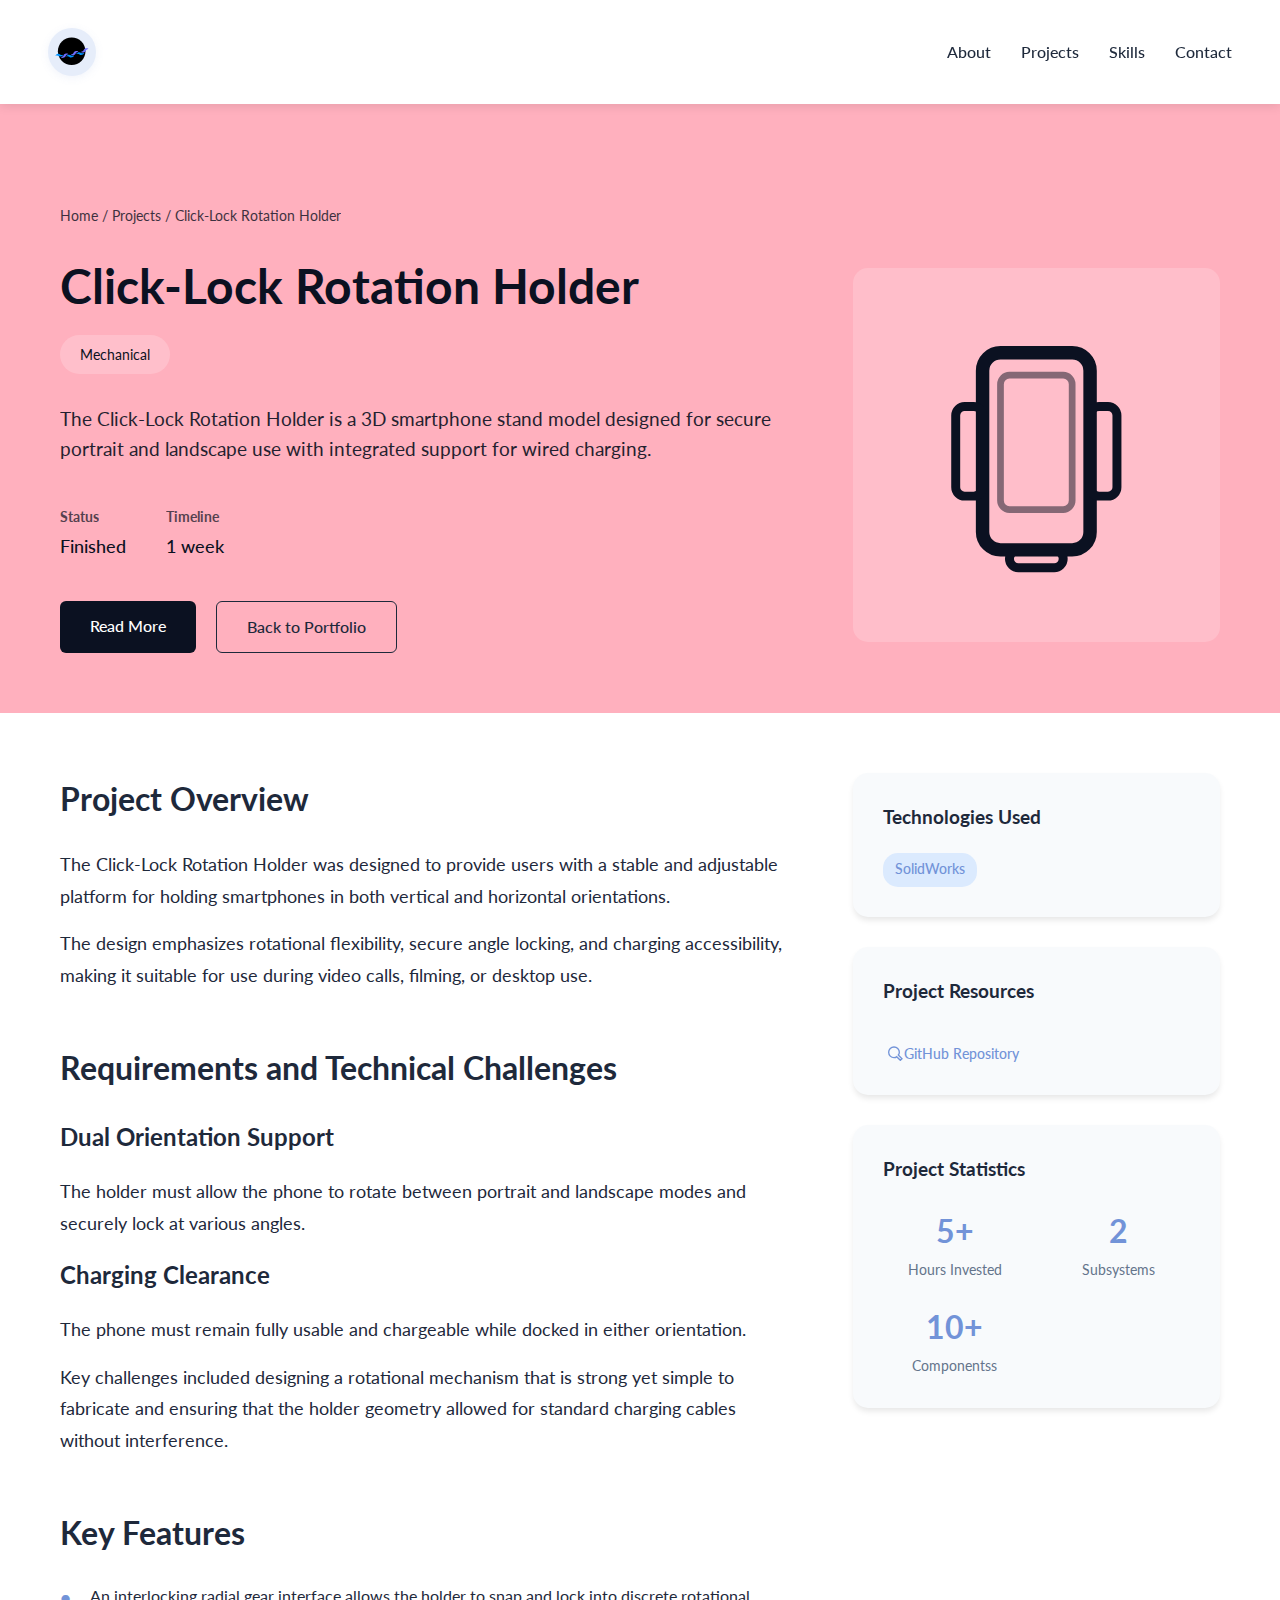
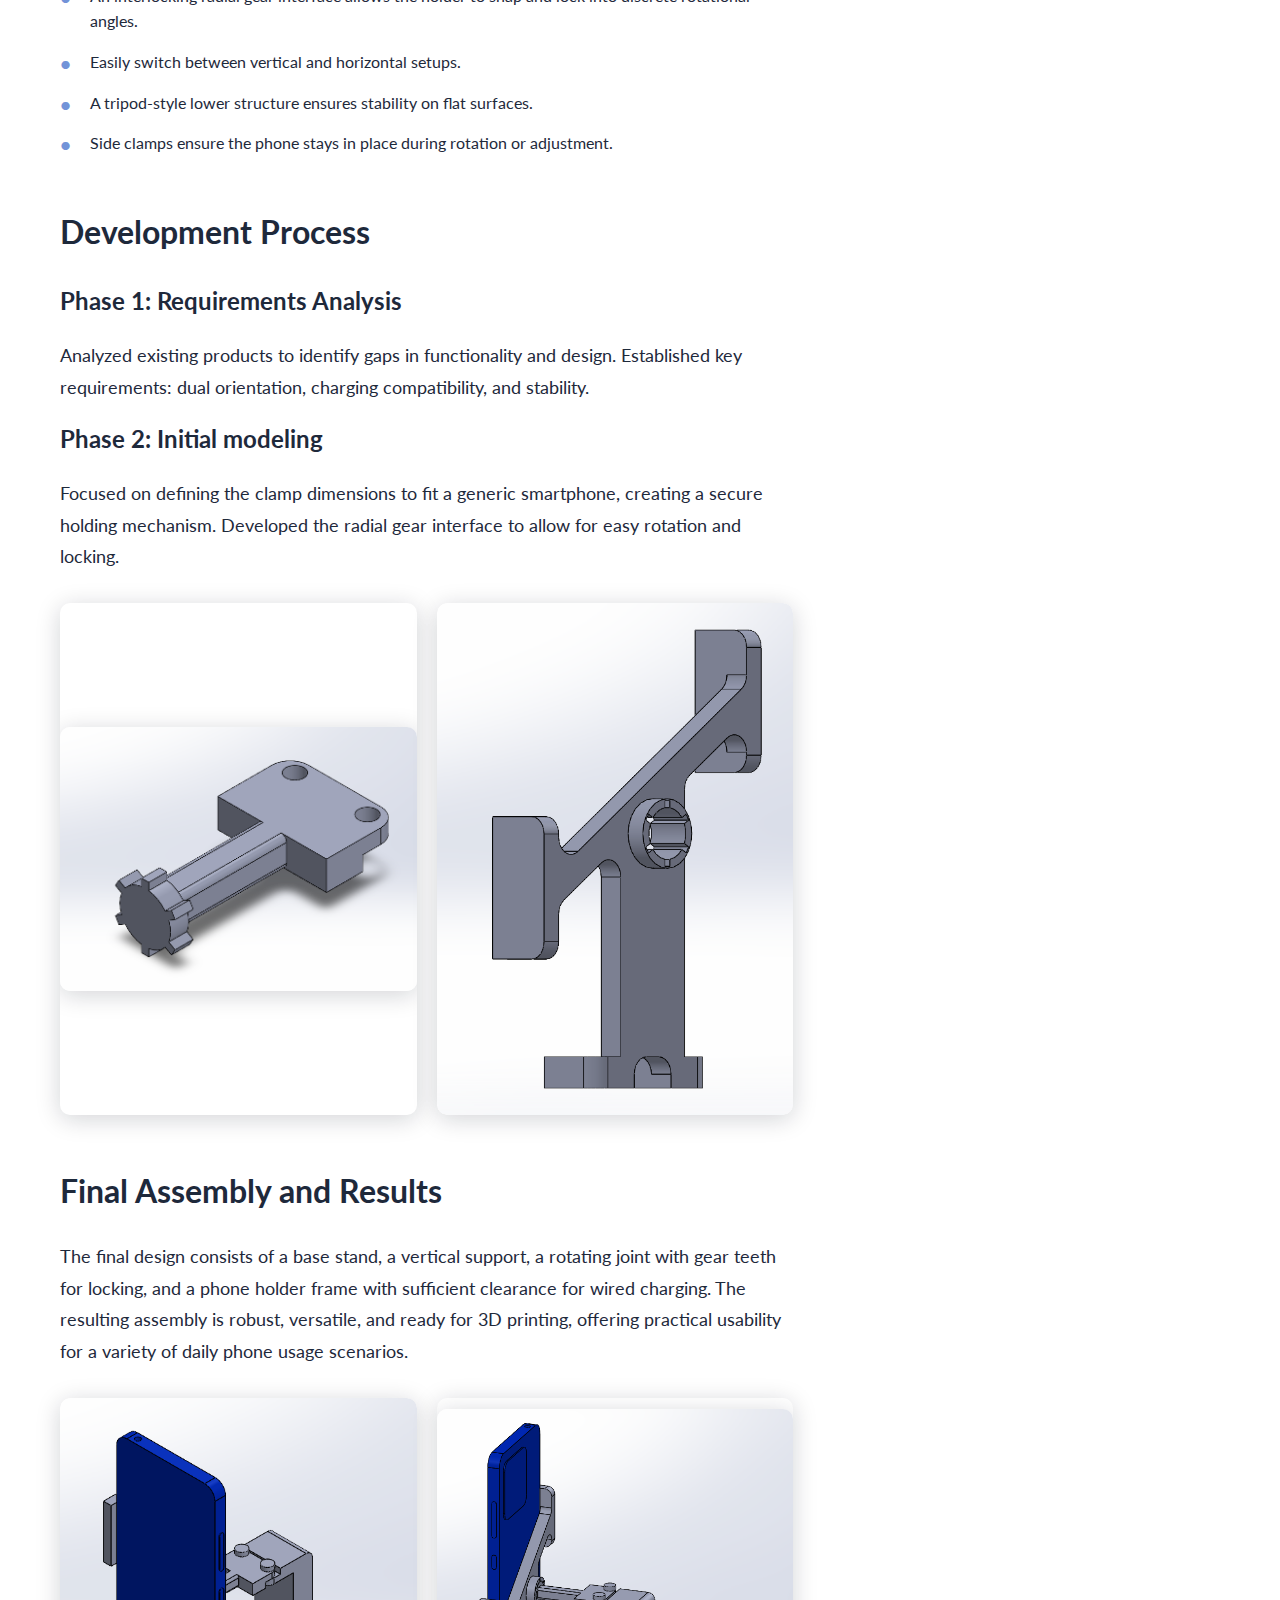
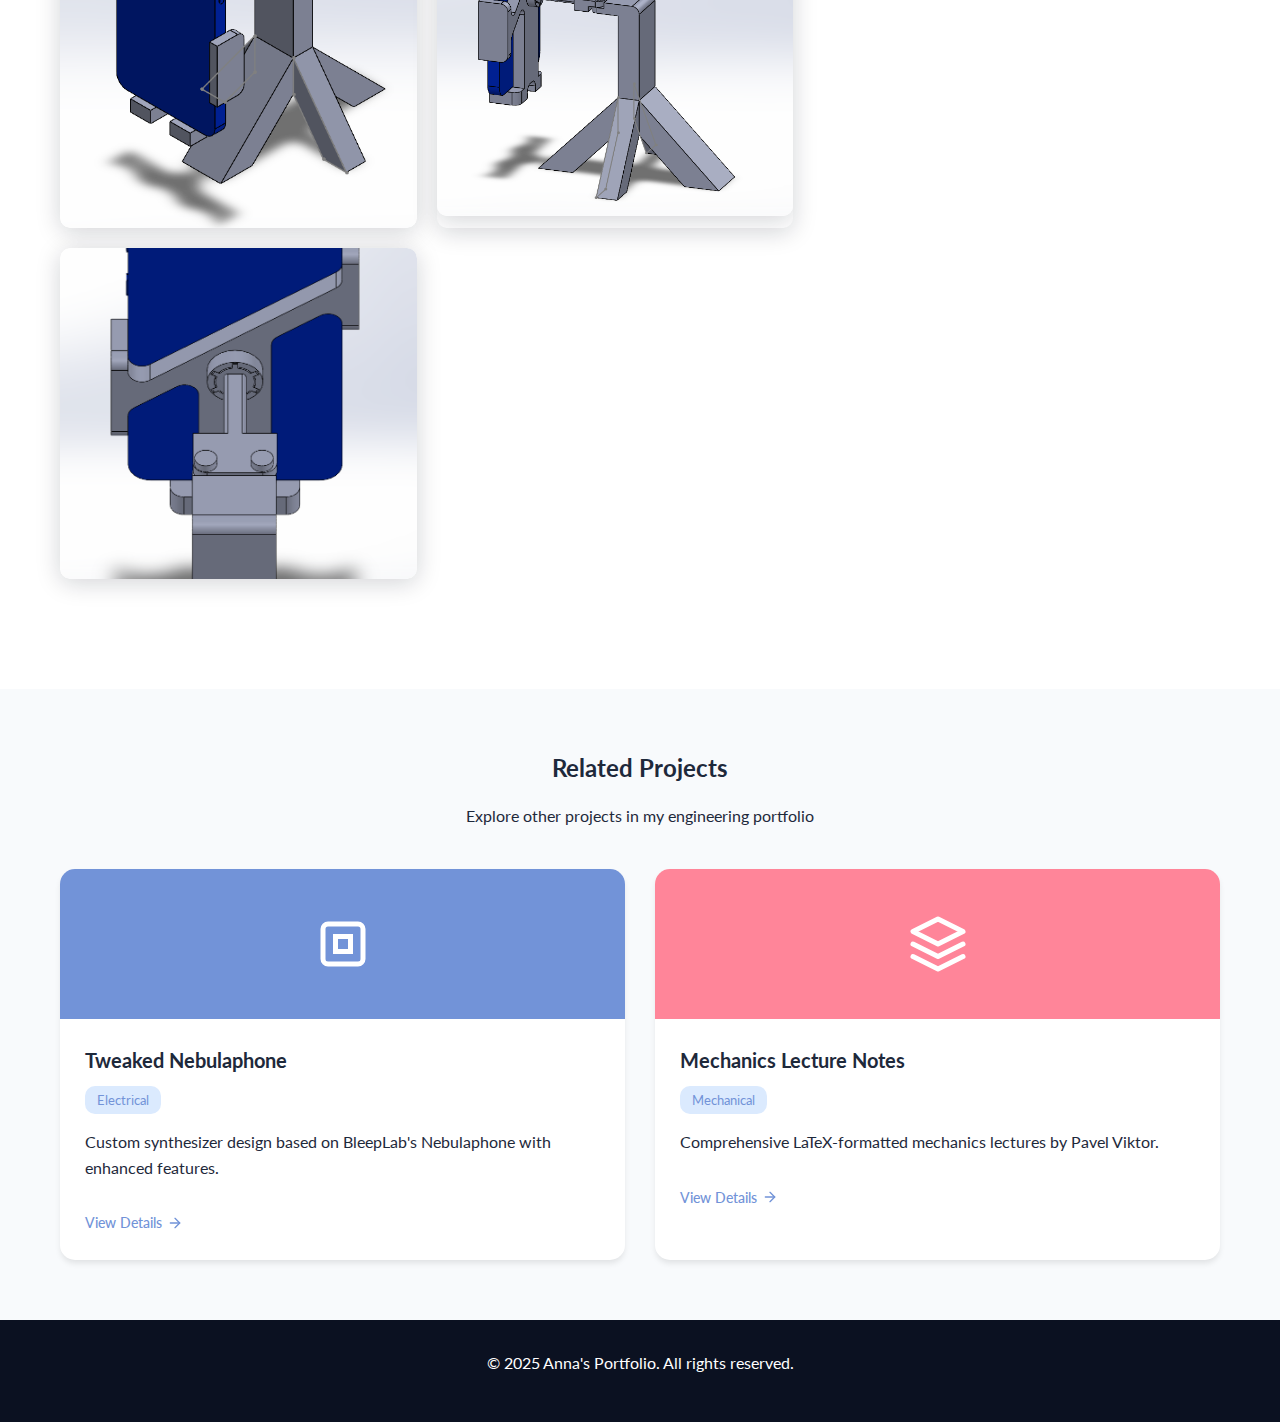
<file: mechanical/phone-holder.html>
<!DOCTYPE html>
<html lang="en">
<head>
    <link rel="preconnect" href="https://fonts.googleapis.com">
    <link rel="preconnect" href="https://fonts.gstatic.com" crossorigin>
    <link href="https://fonts.googleapis.com/css2?family=Lato:ital,wght@0,100;0,300;0,400;0,700;0,900;1,100;1,300;1,400;1,700;1,900&display=swap" rel="stylesheet">

    <meta charset="UTF-8">
    <meta name="viewport" content="width=device-width, initial-scale=1.0">
    <title>Phone Holder</title>
    <style>
        /* Global Styles */
        :root {
            --primary-color: #7293d8;
            --dark-blue: #0b1121;
            --light-blue: #dbeafe;
            --aerospace-blue: #0b1121;
            --electrical-purple: #7293d8;
            --mechanical-pink: #ff8599;
            --text-color: #1e293b;
            --light-text: #64748b;
        }
        
        * {
            margin: 0;
            padding: 0;
            box-sizing: border-box;
            font-family: 'Lato';
        }
        
        body {
            line-height: 1.6;
            color: var(--text-color);
        }
        
        .container {
            max-width: 1200px;
            margin: 0 auto;
            padding: 0 20px;
        }
        
        section {
            padding: 60px 0;
        }
        
        h1, h2, h3 {
            margin-bottom: 16px;
        }
        
        p {
            margin-bottom: 16px;
        }
        
        .btn {
            display: inline-block;
            padding: 12px 30px;
            border-radius: 6px;
            text-decoration: none;
            font-weight: 500;
            cursor: pointer;
            border: none;
            transition: background-color 0.3s;
        }
        
        .btn-primary {
            background-color: var(--aerospace-blue);
            color: white;
        }
        
        .btn-secondary {
            background-color: transparent;
            color: white;
            border: 1px solid white;
        }
        
        .btn-outline {
            background-color: transparent;
            color: var(--primary-color);
            border: 1px solid var(--primary-color);
        }
        
        .btn-back {
            background-color: transparent;
            color: var(--text-color);
            border: 1px solid var(--text-color);
            padding: px 20px;
        }
        
        .btn-back:hover {
            background-color: var(--aerospace-blue);
            color: white;
        }
        
        /* Header Styles */
        header {
            padding: 20px 0;
            background-color: white;
            box-shadow: 0 2px 10px rgba(0, 0, 0, 0.1);
            position: sticky;
            top: 0;
            z-index: 100;
        }
        
        .site-logo {
            display: flex;
            align-items: center;
            gap: 16px;
            text-decoration: none;
            margin-right: 40px;
            transition: opacity 0.2s;
        }
        .site-logo img {
            height: 48px;
            width: 48px;
            border-radius: 50%;
            background: #e6edfa;
            box-shadow: 0 2px 8px rgba(114,147,216,0.10);
            transition: transform 0.2s;
        }
        .site-logo:hover img {
            transform: scale(1.08) rotate(-8deg);
            box-shadow: 0 4px 16px rgba(114,147,216,0.18);
        }
        .site-title {
            font-size: 1.5rem;
            font-weight: 700;
            color: var(--primary-color);
            letter-spacing: 1px;
            font-family: 'Lato', sans-serif;
            transition: color 0.2s;
        }
        .site-logo:hover .site-title {
            color: #3b82f6;
        }

        .header-container {
            display: flex;
            justify-content: space-between;
            align-items: center;
            min-height: 64px;
            gap: 32px;
            padding: 0 8px;
        }
        
        nav ul {
            display: flex;
            list-style: none;
        }
        
        nav ul li {
            margin-left: 30px;
        }
        
        nav ul li a {
            text-decoration: none;
            color: var(--text-color);
            font-weight: 500;
            transition: color 0.3s;
        }
        
        nav ul li a:hover {
            color: var(--primary-color);
        }
        
        /* Project Hero Section */
        .project-hero {
            padding: 100px 0 60px;
            background: #ffb0be;
            color: var(--aerospace-blue);
        }
        
        .breadcrumb {
            margin-bottom: 30px;
            font-size: 0.9rem;
            opacity: 0.8;
        }
        
        .breadcrumb a {
            color: var(--aerospace-blue);
            text-decoration: none;
        }
        
        .breadcrumb a:hover {
            text-decoration: underline;
        }
        
        .project-hero-content {
            display: grid;
            grid-template-columns: 2fr 1fr;
            gap: 60px;
            align-items: center;
        }
        
        .project-title {
            font-size: 3rem;
            font-weight: 700;
            margin-bottom: 20px;
            line-height: 1.2;
        }
        
        .project-category {
            display: inline-block;
            background-color: rgba(255, 255, 255, 0.2);
            color: var(--aerospace-blue);
            padding: 8px 20px;
            border-radius: 20px;
            font-size: 0.9rem;
            margin-bottom: 30px;
        }
        
        .project-summary {
            font-size: 1.2rem;
            margin-bottom: 40px;
            opacity: 0.9;
        }
        
        .project-meta {
            display: flex;
            gap: 40px;
            margin-bottom: 40px;
        }
        
        .meta-item h4 {
            font-size: 0.9rem;
            opacity: 0.7;
            margin-bottom: 5px;
        }
        
        .meta-item p {
            font-size: 1.1rem;
            font-weight: 500;
            margin: 0;
        }
        
        .project-hero-image {
            background-color: rgba(255, 255, 255, 0.183);
            border-radius: 15px;
            padding: 40px;
            text-align: center;
            backdrop-filter: blur(10px);
        }
        
        .project-hero-icon {
            width: 120px;
            height: 120px;
            color: var(--aerospace-blue);
            margin-bottom: 20px;
        }
        
        /* Project Content */
        .project-content {
            background-color: white;
        }
        
        .content-grid {
            display: grid;
            grid-template-columns: 2fr 1fr;
            gap: 60px;
        }
        
        .main-content {
            background-color: white;
        }
        
        .content-section {
            margin-bottom: 50px;
        }
        
        .content-section h2 {
            font-size: 2rem;
            margin-bottom: 25px;
            color: var(--text-color);
        }
        
        .content-section h3 {
            font-size: 1.5rem;
            margin-bottom: 20px;
            color: var(--text-color);
        }
        
        .content-section p {
            font-size: 1.1rem;
            line-height: 1.8;
            color: var(--text-color);
        }
        
        .features-list {
            list-style: none;
            margin: 20px 0;
        }
        
        .features-list li {
            margin-bottom: 15px;
            display: flex;
            align-items: flex-start;
            padding-left: 30px;
            position: relative;
        }
        
        .features-list li::before {
            content: "•";
            position: absolute;
            left: 0;
            color: var(--primary-color);
            font-weight: bold;
            font-size: 1.2rem;
        }
        
        .image-gallery {
            display: grid;
            grid-template-columns: repeat(auto-fit, minmax(300px, 1fr));
            gap: 20px;
            margin: 30px 0;
        }
        
        .gallery-image {
            border-radius: 10px;
            box-shadow: 0 4px 24px 0 rgba(11, 17, 33, 0.18);
            display: flex;
            align-items: center;
            justify-content: center;
            color: var(--light-text);
            font-style: italic;
            overflow: hidden;
        }
        
        .code-block {
            background-color: #f8fafc;
            border: 1px solid #e2e8f0;
            border-radius: 8px;
            padding: 20px;
            margin: 20px 0;
            overflow-x: auto;
        }
        
        .code-block pre {
            margin: 0;
            font-family: 'Courier New', monospace;
            font-size: 0.9rem;
        }
        
        /* Sidebar */
        .sidebar {
            display: flex;
            flex-direction: column;
            gap: 30px;
        }
        
        .sidebar-card {
            background-color: #f8fafc;
            border-radius: 15px;
            padding: 30px;
            box-shadow: 0 4px 6px -1px rgba(0, 0, 0, 0.1);
        }
        
        .sidebar-card h3 {
            margin-bottom: 20px;
            color: var(--text-color);
        }
        
        .tech-tags {
            display: flex;
            flex-wrap: wrap;
            gap: 10px;
        }
        
        .tech-tag {
            background-color: var(--light-blue);
            color: var(--primary-color);
            padding: 6px 12px;
            border-radius: 15px;
            font-size: 0.85rem;
            font-weight: 500;
        }
        
        .project-links {
            display: flex;
            flex-direction: column;
            gap: 15px;
        }
        
        .project-link {
            display: inline-flex;
            align-items: center;
            color: var(--primary-color);
            font-size: 0.9rem;
            font-weight: 500;
            margin-top: 15px;
            text-decoration: none;
        }
        
        .project-link:last-child {
            border-bottom: none;
        }
        
        .project-link svg {
            width: 16px;
            height: 16px;
            margin-left: 5px;
            transition: transform 0.3s;
        }
        
        .project-link:hover svg {
            transform: translateX(3px);
        }
        
        .project-stats {
            display: grid;
            grid-template-columns: 1fr 1fr;
            gap: 20px;
        }
        
        .stat-item {
            text-align: center;
        }
        
        .stat-number {
            font-size: 2rem;
            font-weight: 700;
            color: var(--primary-color);
            display: block;
        }
        
        .stat-label {
            font-size: 0.9rem;
            color: var(--light-text);
        }
        
        /* Related Projects */
        .related-projects {
            background-color: #f8fafc;
        }
        
        .related-grid {
            display: grid;
            grid-template-columns: repeat(auto-fit, minmax(300px, 1fr));
            gap: 30px;
            margin-top: 40px;
        }
        
        .related-card {
            background-color: white;
            border-radius: 15px;
            overflow: hidden;
            box-shadow: 0 4px 6px -1px rgba(0, 0, 0, 0.1);
            transition: transform 0.3s, box-shadow 0.3s;
        }
        
        .related-card:hover {
            transform: translateY(-5px);
            box-shadow: 0 10px 15px -3px rgba(0, 0, 0, 0.1);
        }
        
        .related-image {
            height: 150px;
            background-color: var(--primary-color);
            display: flex;
            align-items: center;
            justify-content: center;
        }
        
        .related-content {
            padding: 25px;
        }
        
        .related-title {
            font-size: 1.25rem;
            margin-bottom: 10px;
        }
        
        .related-category {
            display: inline-block;
            background-color: var(--light-blue);
            color: var(--primary-color);
            padding: 4px 12px;
            border-radius: 10px;
            font-size: 0.8rem;
            margin-bottom: 15px;
        }
        
        /* Footer */
        footer {
            background-color: var(--dark-blue);
            color: white;
            padding: 30px 0;
            text-align: center;
        }
        
        /* Responsive Design */
        @media (max-width: 768px) {
            .project-hero-content {
                grid-template-columns: 1fr;
                gap: 40px;
            }
            
            .content-grid {
                grid-template-columns: 1fr;
                gap: 40px;
            }
            
            .project-title {
                font-size: 2.5rem;
            }
            
            .project-meta {
                flex-direction: column;
                gap: 20px;
            }
            
            .related-grid {
                grid-template-columns: 1fr;
            }
        }
    </style>
</head>
<body>
    <!-- Header -->
    <header>
        <div class="container header-container">
            <a href="/" class="site-logo" style="display: flex; align-items: center; margin-right: 30px;">
                <img src="../assets/logo/neutron-1.svg" alt="Logo" style="height:48px; width:auto; display:block;">
            </a>
            <nav>
                <ul>
                    <li><a href="#about">About</a></li>
                    <li><a href="#projects">Projects</a></li>
                    <li><a href="#skills">Skills</a></li>
                    <li><a href="#contact">Contact</a></li>
                </ul>
            </nav>
        </div>
    </header>

    <!-- Project Hero Section -->
    <section class="project-hero">
        <div class="container">
            <div class="breadcrumb">
                <a href="../index.html">Home</a> / <a href="../projects.html">Projects</a> / Click-Lock Rotation Holder
            </div>
            <div class="project-hero-content">
                <div>
                    <h1 class="project-title">Click-Lock Rotation Holder</h1>
                    <span class="project-category">Mechanical</span>
                    <p class="project-summary">
                        The Click-Lock Rotation Holder is a 3D smartphone stand model designed for secure
                         portrait and landscape use with integrated support for wired charging.
                    </p>
                    <div class="project-meta">
                        <div class="meta-item">
                            <h4>Status</h4>
                            <p>Finished</p>
                        </div>
                        <div class="meta-item">
                            <h4>Timeline</h4>
                            <p>1 week</p>
                        </div>
                    </div>
                    <div style="display: flex; gap: 20px;">
                        <a href="#content" class="btn btn-primary">Read More</a>
                        <a href="index.html" class="btn btn-back">Back to Portfolio</a>
                    </div>
                </div>
                <div class="project-hero-image">
                        <svg class="project-icon" viewBox="0 0 64 64" fill="none" xmlns="http://www.w3.org/2000/svg">
                            <!-- Phone body -->
                            <rect x="20" y="10" width="24" height="44" rx="4" stroke="currentColor" stroke-width="3" fill="none"/>
                            <!-- Screen -->
                            <rect x="24" y="15" width="16" height="30" rx="2" stroke="currentColor" stroke-width="1.5" fill="none" opacity="0.5"/>
                            <!-- Holder arms (left and right) -->
                            <rect x="14" y="22" width="6" height="20" rx="2" stroke="currentColor" stroke-width="2" fill="none"/>
                            <rect x="44" y="22" width="6" height="20" rx="2" stroke="currentColor" stroke-width="2" fill="none"/>
                            <!-- Stand base -->
                            <rect x="26" y="54" width="12" height="4" rx="2" stroke="currentColor" stroke-width="2" fill="none"/>
                        </svg>
                </div>
            </div>
        </div>
    </section>

    <!-- Project Content -->
    <section id="content" class="project-content">
        <div class="container">
            <div class="content-grid">
                <div class="main-content">
                    <!-- Overview -->
                    <div class="content-section">
                        <h2>Project Overview</h2>
                        <p>
                            The Click-Lock Rotation Holder was designed to provide users with a stable
                            and adjustable platform for holding smartphones in both vertical and horizontal
                            orientations.
                        </p>
                        <p>
                             The design emphasizes rotational flexibility, secure angle locking, and charging 
                             accessibility, making it suitable for use during video calls, filming, or desktop use.
                        </p>
                    </div>

                    <!-- Technical Challenges -->
                    <div class="content-section">
                        <h2>Requirements and Technical Challenges</h2>
                        <h3>Dual Orientation Support</h3>
                        <p>
                            The holder must allow the phone to rotate between portrait and
                            landscape modes and securely lock at various angles.
                        </p>

                        
                        <h3>Charging Clearance</h3>
                        <p>
                            The phone must remain fully usable and chargeable while docked 
                            in either orientation.
                        </p>
                        
                        <p>
                            Key challenges included designing a rotational mechanism that is strong
                            yet simple to fabricate and ensuring that the holder geometry allowed for
                            standard charging cables without interference.
                        </p>

                    </div>

                    <!-- Key Features -->
                    <div class="content-section">
                        <h2>Key Features</h2>
                        <ul class="features-list">
                            <li>An interlocking radial gear interface allows the holder to snap and lock into discrete rotational angles.</li>
                            <li>Easily switch between vertical and horizontal setups.</li>
                            <li>A tripod-style lower structure ensures stability on flat surfaces.</li>
                            <li>Side clamps ensure the phone stays in place during rotation or adjustment.</li>

                        </ul>
                    </div>

                    <!-- Development Process -->
                    <div class="content-section">
                        <h2>Development Process</h2>
                        <h3>Phase 1: Requirements Analysis</h3>
                        <p>
                            Analyzed existing products to identify gaps in functionality and design.
                            Established key requirements: dual orientation, charging compatibility, and stability.
                        </p>
                        
                        <h3>Phase 2: Initial modeling</h3>
                        <p>
                            Focused on defining the clamp dimensions to fit a generic smartphone, creating a secure holding mechanism.
                            Developed the radial gear interface to allow for easy rotation and locking.
                        </p>

                        <div class="image-gallery">
                            <div class="gallery-image">
                                <img src="../assets/phone-holder/holder1.png" alt="" class="gallery-image" style="width: 100%; height: auto;">
                            </div>
                            <div class="gallery-image">
                                <img src="../assets/phone-holder/phone-holder.png" alt="" class="gallery-image" style="width: 100%; height: auto;">
                            </div>
                        </div>
                    </div>



                    <!-- Results -->
                    <div class="content-section">
                        <h2>Final Assembly and Results</h2>
                        <p>
                            The final design consists of a base stand, a vertical support, a rotating joint with gear
                            teeth for locking, and a phone holder frame with sufficient clearance for wired charging. 
                            The resulting assembly is robust, versatile, and ready for 3D printing, offering practical
                            usability for a variety of daily phone usage scenarios.
                        </p>
                        <div class="image-gallery">
                            <div class="gallery-image">
                                <img src="../assets/phone-holder/full.png" alt="" class="gallery-image" style="width: 100%; height: auto;">
                            </div>
                            <div class="gallery-image">
                                <img src="../assets/phone-holder/back.png" alt="" class="gallery-image" style="width: 100%; height: auto;">
                            </div>
                            <div class="gallery-image">
                                <img src="../assets/phone-holder/hold-mechanism.png" alt="" class="gallery-image" style="height: max-content;">
                            </div>
                        </div>
                    </div>
                </div>

                <!-- Sidebar -->
                <div class="sidebar">
                    <!-- Technologies Used -->
                    <div class="sidebar-card">
                        <h3>Technologies Used</h3>
                        <div class="tech-tags">
                            <span class="tech-tag">SolidWorks</span>
                        </div>
                    </div>

                    <!-- Project Links -->
                    <div class="sidebar-card">
                        <h3>Project Resources</h3>
                        <div class="project-links">
                            <a href="https://github.com/annamelkk/mechanics-notes" class="project-link">
                                <svg viewBox="0 0 24 24" fill="none" xmlns="http://www.w3.org/2000/svg">
                                    <path d="M9 19C4.58172 19 1 15.4183 1 11C1 6.58172 4.58172 3 9 3C13.4183 3 17 6.58172 17 11C17 12.5 16.5 14 15.5 15L21 20.5L18.5 23L13 17.5C12 18.5 10.5 19 9 19Z" stroke="currentColor" stroke-width="2"/>
                                </svg>
                                GitHub Repository
                            </a>
                        </div>
                    </div>

                    <!-- Project Stats -->
                    <div class="sidebar-card">
                        <h3>Project Statistics</h3>
                        <div class="project-stats">
                            <div class="stat-item">
                                <span class="stat-number">5+</span>
                                <span class="stat-label">Hours Invested</span>
                            </div>
                            <div class="stat-item">
                                <span class="stat-number">2</span>
                                <span class="stat-label">Subsystems</span>
                            </div>
                            <div class="stat-item">
                                <span class="stat-number">10+</span>
                                <span class="stat-label">Componentss</span>
                            </div>
                        </div>
                    </div>
                </div>
            </div>
        </div>
    </section>

    <!-- Related Projects -->
    <section class="related-projects">
        <div class="container">
            <div style="text-align: center; margin-bottom: 40px;">
                <h2>Related Projects</h2>
                <p>Explore other projects in my engineering portfolio</p>
            </div>
            <div class="related-grid">
                <div class="related-card">
                    <div class="related-image">
                        <svg width="60" height="60" viewBox="0 0 24 24" fill="none" xmlns="http://www.w3.org/2000/svg">
                            <rect x="4" y="4" width="16" height="16" rx="2" stroke="white" stroke-width="2"/>
                            <rect x="9" y="9" width="6" height="6" stroke="white" stroke-width="2"/>
                        </svg>
                    </div>
                    <div class="related-content">
                        <h3 class="related-title">Tweaked Nebulaphone</h3>
                        <span class="related-category">Electrical</span>
                        <p>Custom synthesizer design based on BleepLab's Nebulaphone with enhanced features.</p>
                            <a href="../project_in_progress.html" class="project-link">
                            View Details
                            <svg width="24" height="24" viewBox="0 0 24 24" fill="none" xmlns="http://www.w3.org/2000/svg">
                                <path d="M5 12H19" stroke="currentColor" stroke-width="2" stroke-linecap="round" stroke-linejoin="round"/>
                                <path d="M12 5L19 12L12 19" stroke="currentColor" stroke-width="2" stroke-linecap="round" stroke-linejoin="round"/>
                            </svg></a>
                    </div>
                </div>

                <div class="related-card">
                    <div class="related-image" style="background-color: var(--mechanical-pink);">
                    <svg width="60" height="60" viewBox="0 0 24 24" fill="none" xmlns="http://www.w3.org/2000/svg">
                        <path d="M12 2L2 7L12 12L22 7L12 2Z" stroke="white" stroke-width="2" stroke-linecap="round" stroke-linejoin="round"/>
                        <path d="M2 17L12 22L22 17" stroke="white" stroke-width="2" stroke-linecap="round" stroke-linejoin="round"/>
                        <path d="M2 12L12 17L22 12" stroke="white" stroke-width="2" stroke-linecap="round" stroke-linejoin="round"/>
                    </svg>
                    </div>
                    <div class="related-content">
                        <h3 class="related-title">Mechanics Lecture Notes</h3>
                        <span class="related-category">Mechanical</span>
                        <p>Comprehensive LaTeX-formatted mechanics lectures by Pavel Viktor.</p>
                            <a href="../mechanical/notes.html" class="project-link">
                            View Details
                            <svg width="24" height="24" viewBox="0 0 24 24" fill="none" xmlns="http://www.w3.org/2000/svg">
                                <path d="M5 12H19" stroke="currentColor" stroke-width="2" stroke-linecap="round" stroke-linejoin="round"/>
                                <path d="M12 5L19 12L12 19" stroke="currentColor" stroke-width="2" stroke-linecap="round" stroke-linejoin="round"/>
                            </svg>
                        </a>
                    </div>
                </div>
            </div>
        </div>
    </section>

    <!-- Footer -->
    <footer>
        <div class="container">
            <p>&copy; 2025 Anna's Portfolio. All rights reserved.</p>
        </div>
    </footer>
</body>
</html>
</file>
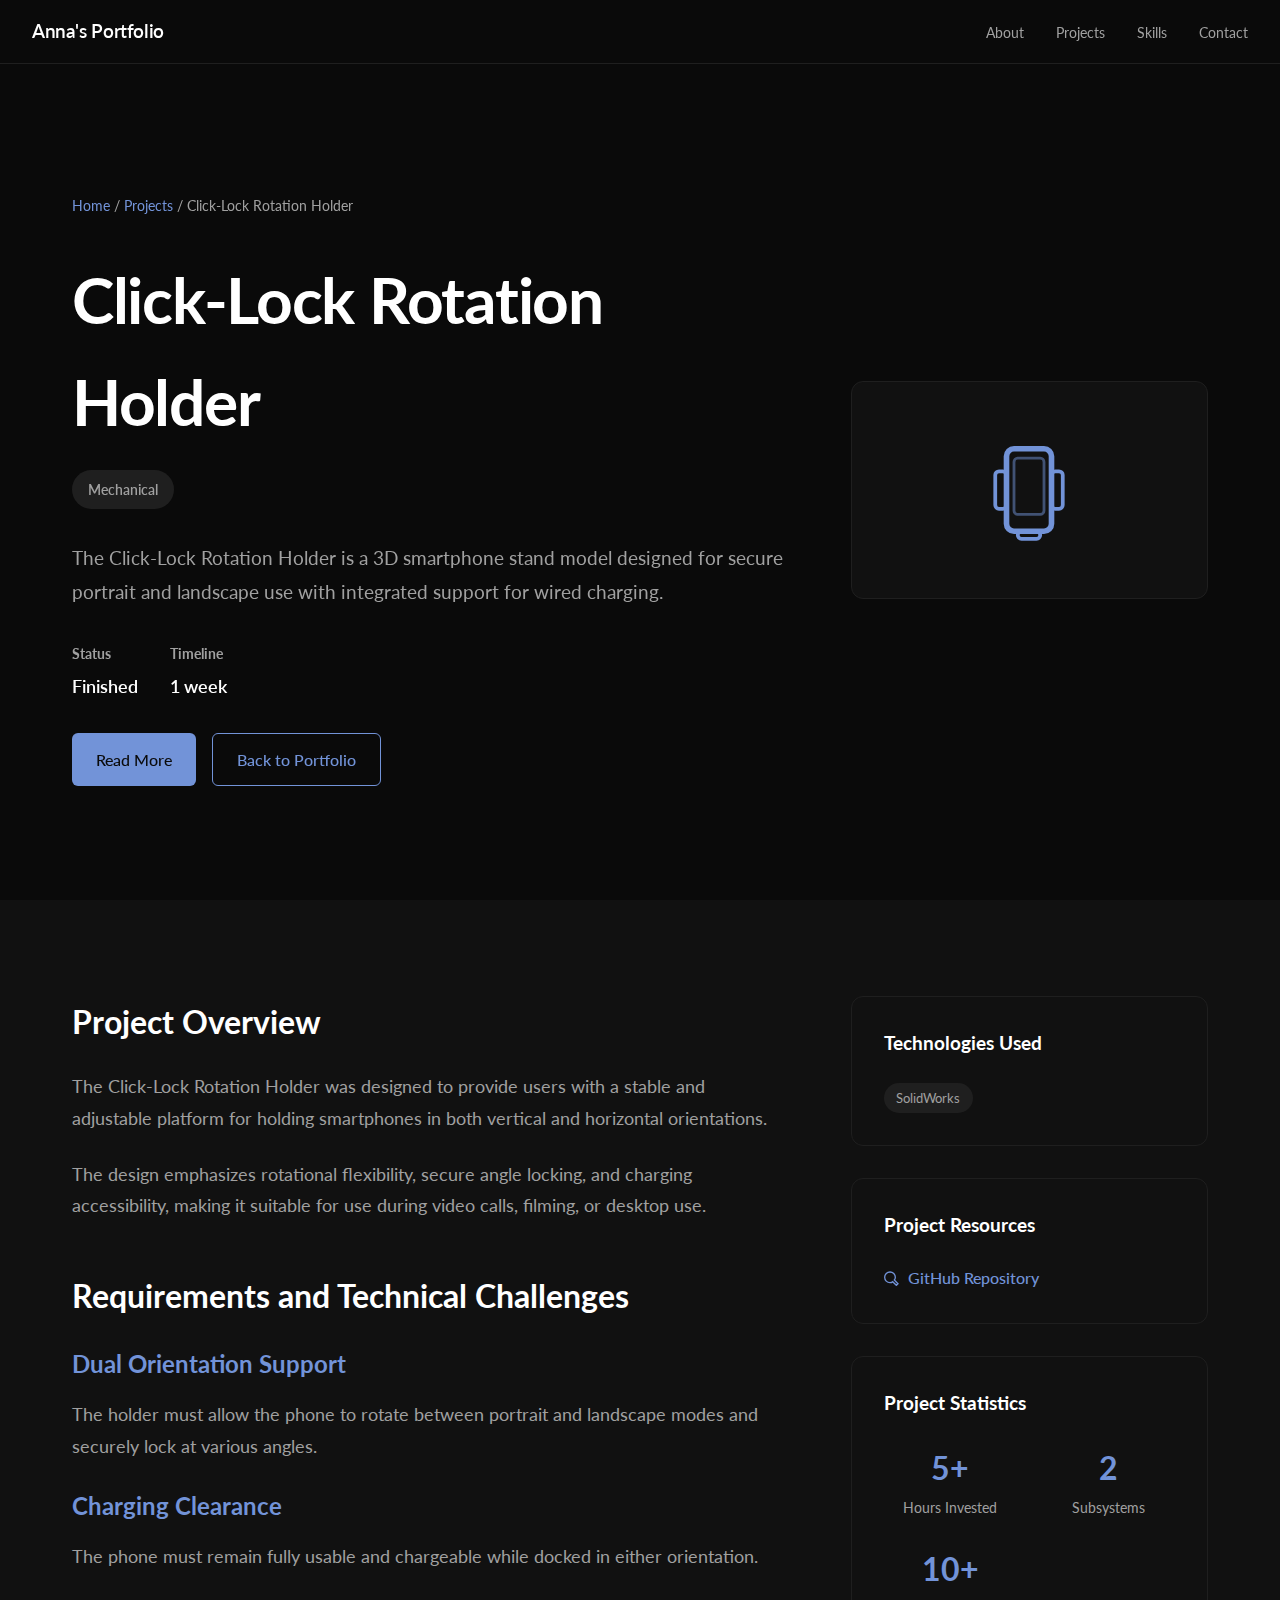
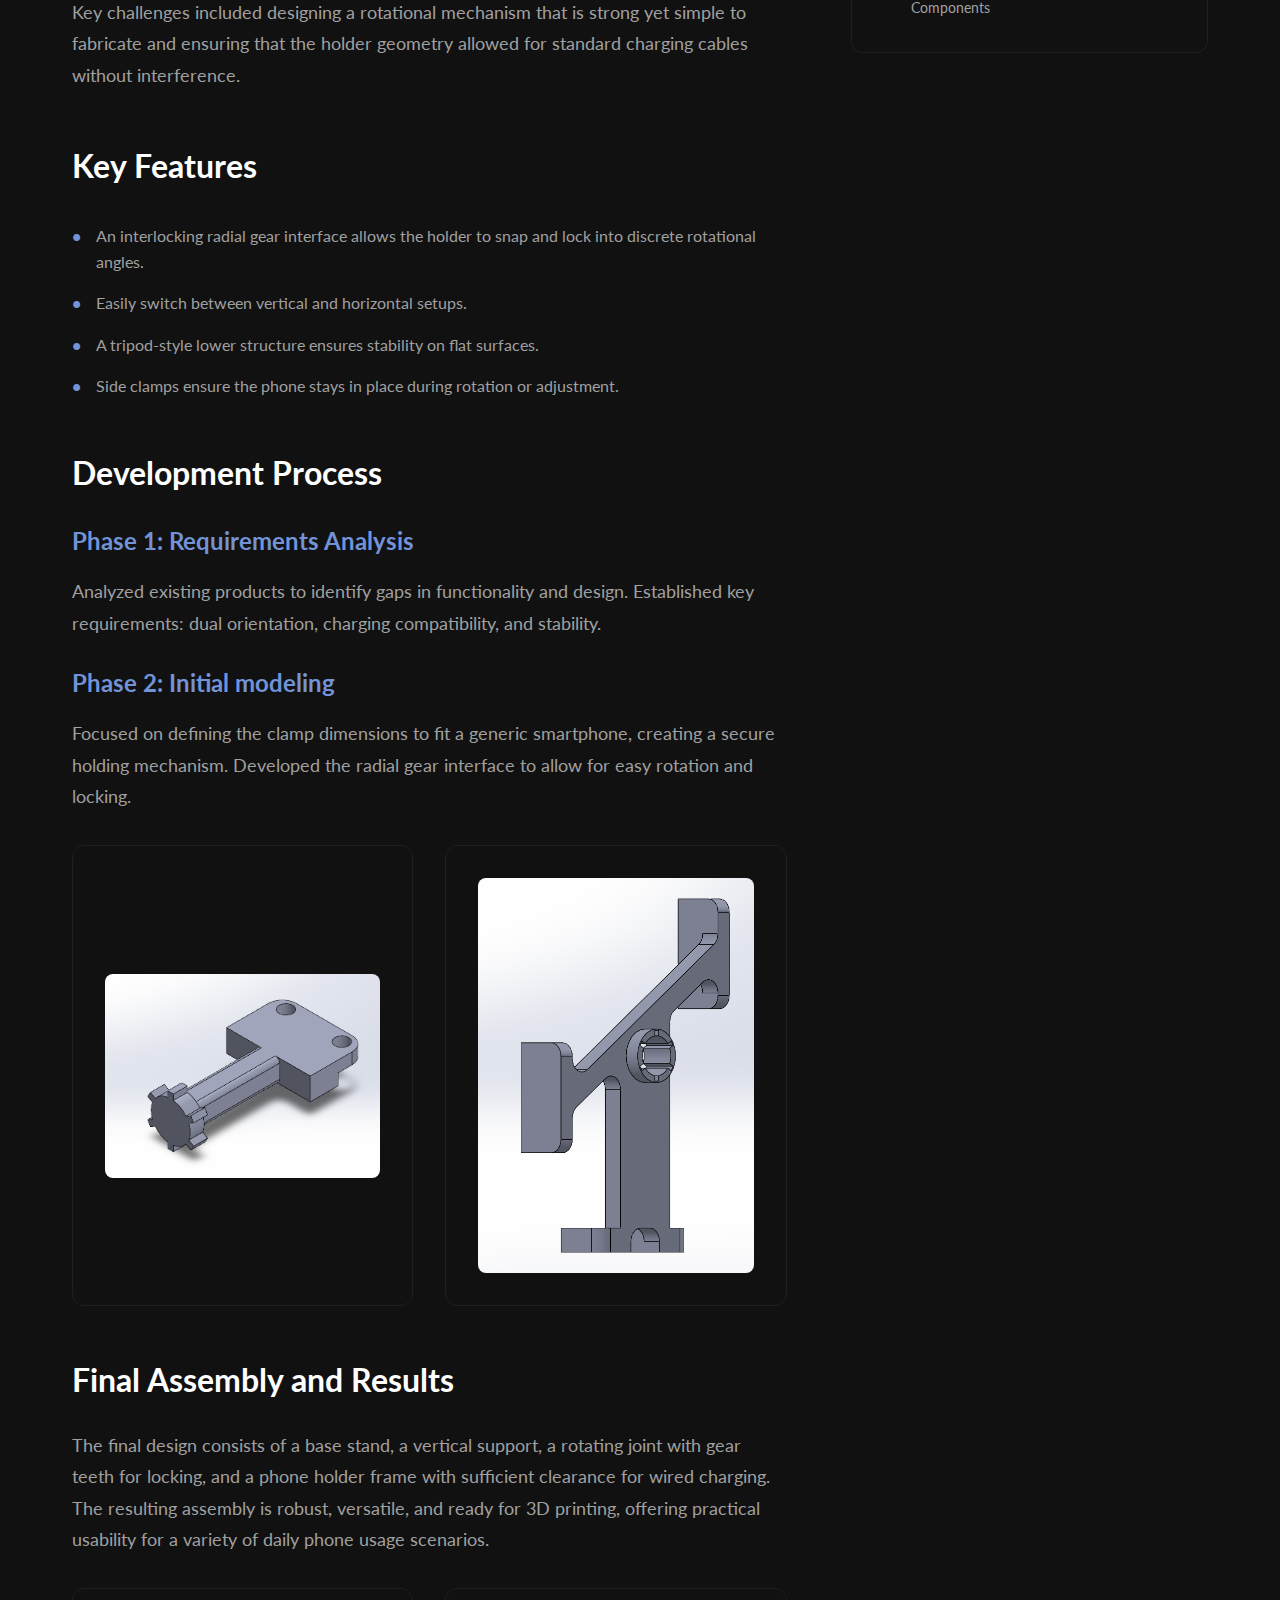
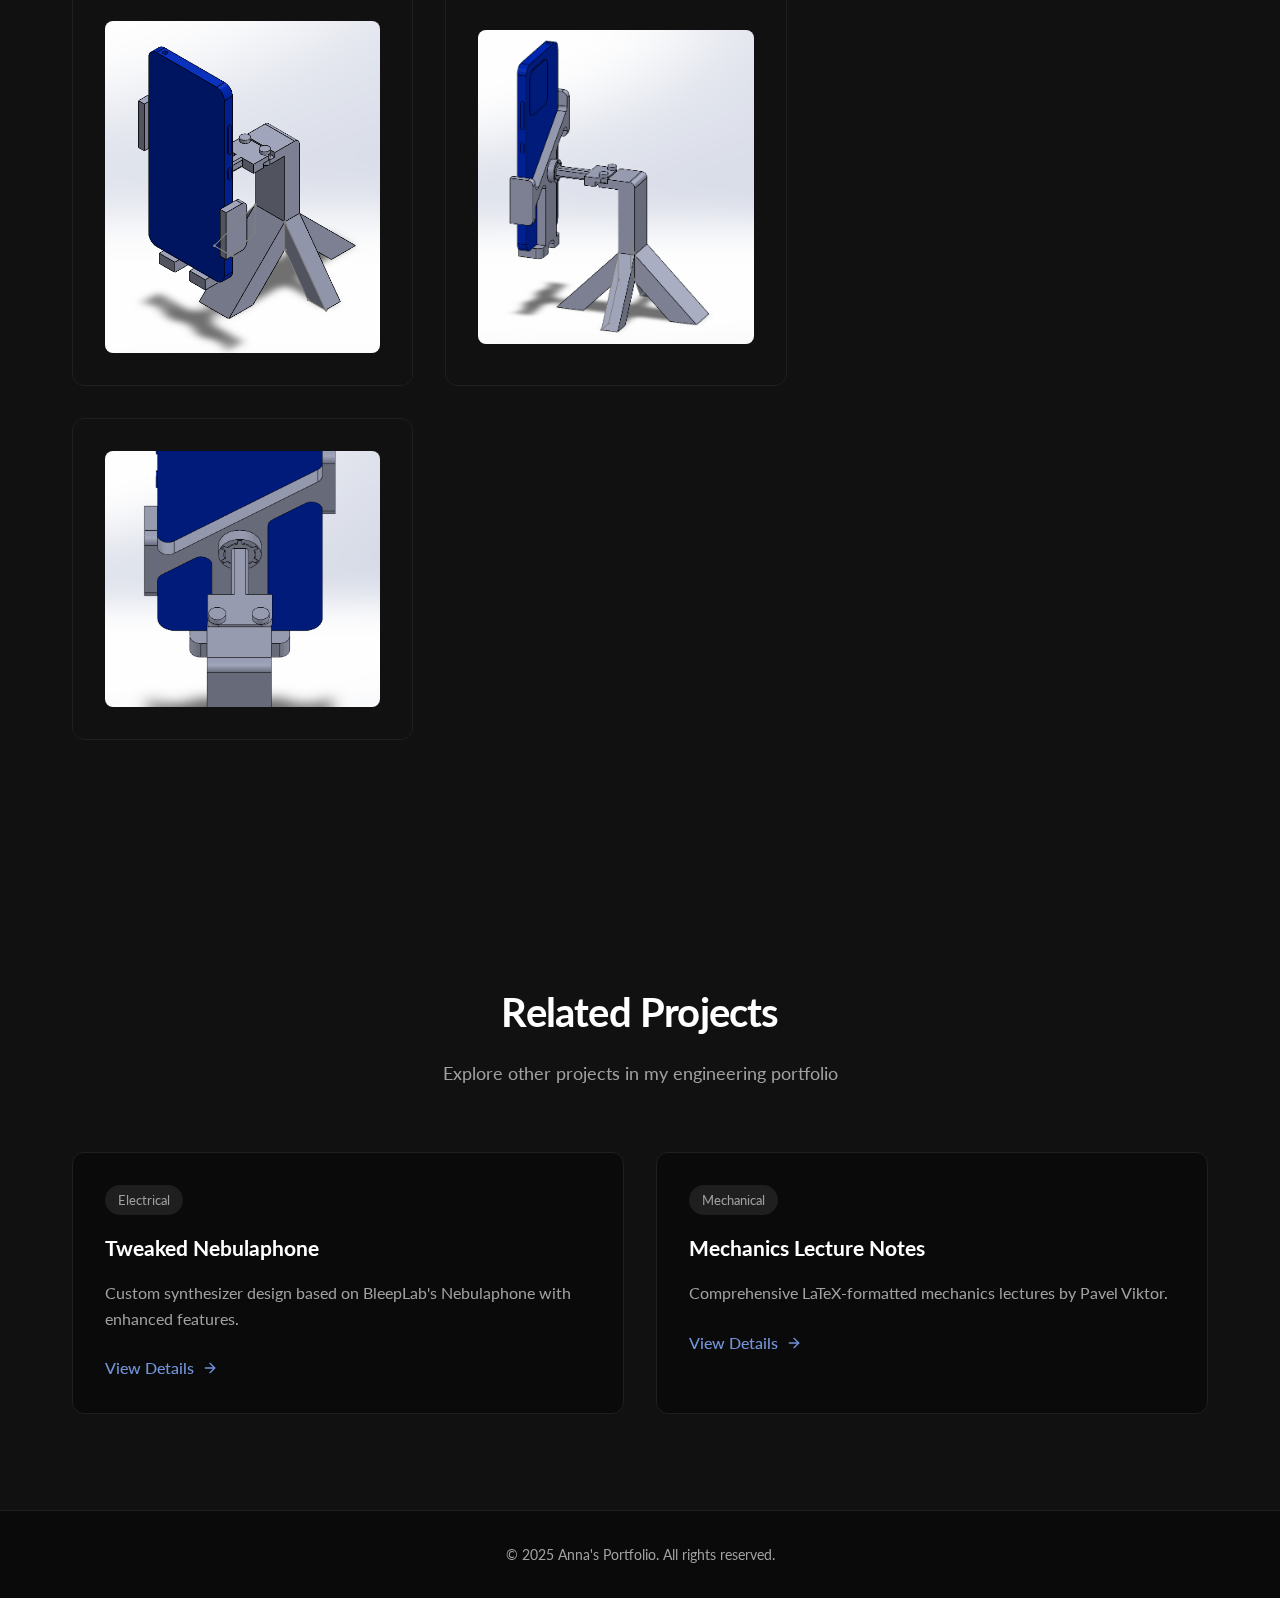
<file: mechanical/phone-holder_ref.html>
<!DOCTYPE html>
<html lang="en">
<head>
    <link rel="preconnect" href="https://fonts.googleapis.com">
    <link rel="preconnect" href="https://fonts.gstatic.com" crossorigin>
    <link href="https://fonts.googleapis.com/css2?family=Lato:ital,wght@0,100;0,300;0,400;0,700;0,900;1,100;1,300;1,400;1,700;1,900&display=swap" rel="stylesheet">
    <link rel="stylesheet" href="../css/ind_proj.css"/>
    <meta charset="UTF-8">
    <meta name="viewport" content="width=device-width, initial-scale=1.0">
    <title>Click-Lock Rotation Holder - Anna's Portfolio</title>
</head>
<body>
    <!-- Space Background -->
    <div class="space-background" id="spaceBackground"></div>

    <!-- Navigation -->
    <nav>
        <div class="nav-container">
            <div class="logo">Anna's Portfolio</div>
            <ul class="nav-links">
                <li><a href="../index.html#about">About</a></li>
                <li><a href="../index.html#projects">Projects</a></li>
                <li><a href="../index.html#skills">Skills</a></li>
                <li><a href="../index.html#contact">Contact</a></li>
            </ul>
        </div>
    </nav>

    <!-- Project Hero Section -->
    <section class="project-hero">
        <div class="container">
            <div class="hero-content">
                <div>
                    <div class="breadcrumb">
                        <a href="../index.html">Home</a> / <a href="../projects.html">Projects</a> / Click-Lock Rotation Holder
                    </div>
                    <h1 class="project-title">Click-Lock Rotation Holder</h1>
                    <span class="project-category">Mechanical</span>
                    <p class="project-summary">
                        The Click-Lock Rotation Holder is a 3D smartphone stand model designed for secure
                         portrait and landscape use with integrated support for wired charging.
                    </p>
                    <div class="project-meta">
                        <div class="meta-item">
                            <h4>Status</h4>
                            <p>Finished</p>
                        </div>
                        <div class="meta-item">
                            <h4>Timeline</h4>
                            <p>1 week</p>
                        </div>
                    </div>
                    <div class="hero-buttons">
                        <a href="#content" class="cta-button">Read More</a>
                        <a href="../index.html" class="cv-button">Back to Portfolio</a>
                    </div>
                </div>
                <div class="project-hero-visual">
                    <svg class="project-icon" viewBox="0 0 64 64" fill="none" xmlns="http://www.w3.org/2000/svg">
                        <!-- Phone body -->
                        <rect x="20" y="10" width="24" height="44" rx="4" stroke="currentColor" stroke-width="3" fill="none"/>
                        <!-- Screen -->
                        <rect x="24" y="15" width="16" height="30" rx="2" stroke="currentColor" stroke-width="1.5" fill="none" opacity="0.5"/>
                        <!-- Holder arms (left and right) -->
                        <rect x="14" y="22" width="6" height="20" rx="2" stroke="currentColor" stroke-width="2" fill="none"/>
                        <rect x="44" y="22" width="6" height="20" rx="2" stroke="currentColor" stroke-width="2" fill="none"/>
                        <!-- Stand base -->
                        <rect x="26" y="54" width="12" height="4" rx="2" stroke="currentColor" stroke-width="2" fill="none"/>
                    </svg>
                </div>
            </div>
        </div>
    </section>

    <!-- Project Content -->
    <section id="content" class="content-section">
        <div class="container">
            <div class="content-grid">
                <div class="main-content">
                    <!-- Overview -->
                    <div style="margin-bottom: 3rem;">
                        <h2>Project Overview</h2>
                        <p>
                            The Click-Lock Rotation Holder was designed to provide users with a stable
                            and adjustable platform for holding smartphones in both vertical and horizontal
                            orientations.
                        </p>
                        <p>
                             The design emphasizes rotational flexibility, secure angle locking, and charging 
                             accessibility, making it suitable for use during video calls, filming, or desktop use.
                        </p>
                    </div>

                    <!-- Technical Challenges -->
                    <div style="margin-bottom: 3rem;">
                        <h2>Requirements and Technical Challenges</h2>
                        <h3>Dual Orientation Support</h3>
                        <p>
                            The holder must allow the phone to rotate between portrait and
                            landscape modes and securely lock at various angles.
                        </p>

                        <h3>Charging Clearance</h3>
                        <p>
                            The phone must remain fully usable and chargeable while docked 
                            in either orientation.
                        </p>
                        
                        <p>
                            Key challenges included designing a rotational mechanism that is strong
                            yet simple to fabricate and ensuring that the holder geometry allowed for
                            standard charging cables without interference.
                        </p>
                    </div>

                    <!-- Key Features -->
                    <div style="margin-bottom: 3rem;">
                        <h2>Key Features</h2>
                        <ul class="features-list">
                            <li>An interlocking radial gear interface allows the holder to snap and lock into discrete rotational angles.</li>
                            <li>Easily switch between vertical and horizontal setups.</li>
                            <li>A tripod-style lower structure ensures stability on flat surfaces.</li>
                            <li>Side clamps ensure the phone stays in place during rotation or adjustment.</li>
                        </ul>
                    </div>

                    <!-- Development Process -->
                    <div style="margin-bottom: 3rem;">
                        <h2>Development Process</h2>
                        <h3>Phase 1: Requirements Analysis</h3>
                        <p>
                            Analyzed existing products to identify gaps in functionality and design.
                            Established key requirements: dual orientation, charging compatibility, and stability.
                        </p>
                        
                        <h3>Phase 2: Initial modeling</h3>
                        <p>
                            Focused on defining the clamp dimensions to fit a generic smartphone, creating a secure holding mechanism.
                            Developed the radial gear interface to allow for easy rotation and locking.
                        </p>

                        <div class="image-gallery">
                            <div class="gallery-image">
                                <img src="../assets/phone-holder/holder1.png" alt="Phone holder component view" style="width: 100%; height: auto;">
                            </div>
                            <div class="gallery-image">
                                <img src="../assets/phone-holder/phone-holder.png" alt="Phone holder assembly" style="width: 100%; height: auto;">
                            </div>
                        </div>
                    </div>

                    <!-- Results -->
                    <div style="margin-bottom: 3rem;">
                        <h2>Final Assembly and Results</h2>
                        <p>
                            The final design consists of a base stand, a vertical support, a rotating joint with gear
                            teeth for locking, and a phone holder frame with sufficient clearance for wired charging. 
                            The resulting assembly is robust, versatile, and ready for 3D printing, offering practical
                            usability for a variety of daily phone usage scenarios.
                        </p>
                        <div class="image-gallery">
                            <div class="gallery-image">
                                <img src="../assets/phone-holder/full.png" alt="Complete phone holder assembly" style="width: 100%; height: auto;">
                            </div>
                            <div class="gallery-image">
                                <img src="../assets/phone-holder/back.png" alt="Phone holder back view" style="width: 100%; height: auto;">
                            </div>
                            <div class="gallery-image">
                                <img src="../assets/phone-holder/hold-mechanism.png" alt="Holding mechanism detail" style="height: max-content;">
                            </div>
                        </div>
                    </div>
                </div>

                <!-- Sidebar -->
                <div class="sidebar">
                    <!-- Technologies Used -->
                    <div class="sidebar-card">
                        <h3>Technologies Used</h3>
                        <div class="tech-tags">
                            <span class="tech-tag">SolidWorks</span>
                        </div>
                    </div>

                    <!-- Project Links -->
                    <div class="sidebar-card">
                        <h3>Project Resources</h3>
                        <div class="project-links">
                            <a href="https://github.com/annamelkk/mechanics-notes" class="project-link">
                                <svg viewBox="0 0 24 24" fill="none" xmlns="http://www.w3.org/2000/svg" width="16" height="16">
                                    <path d="M9 19C4.58172 19 1 15.4183 1 11C1 6.58172 4.58172 3 9 3C13.4183 3 17 6.58172 17 11C17 12.5 16.5 14 15.5 15L21 20.5L18.5 23L13 17.5C12 18.5 10.5 19 9 19Z" stroke="currentColor" stroke-width="2"/>
                                </svg>
                                GitHub Repository
                            </a>
                        </div>
                    </div>

                    <!-- Project Stats -->
                    <div class="sidebar-card">
                        <h3>Project Statistics</h3>
                        <div class="project-stats">
                            <div class="stat-item">
                                <span class="stat-number">5+</span>
                                <span class="stat-label">Hours Invested</span>
                            </div>
                            <div class="stat-item">
                                <span class="stat-number">2</span>
                                <span class="stat-label">Subsystems</span>
                            </div>
                            <div class="stat-item">
                                <span class="stat-number">10+</span>
                                <span class="stat-label">Components</span>
                            </div>
                        </div>
                    </div>
                </div>
            </div>
        </div>
    </section>

    <!-- Related Projects -->
    <section class="related-projects">
        <div class="container">
            <div class="section-header">
                <h2 class="section-title">Related Projects</h2>
                <p class="section-subtitle">Explore other projects in my engineering portfolio</p>
            </div>
            <div class="related-grid">
                <div class="related-card">
                    <span class="related-category">Electrical</span>
                    <h3>Tweaked Nebulaphone</h3>
                    <p>Custom synthesizer design based on BleepLab's Nebulaphone with enhanced features.</p>
                    <a href="../project_in_progress.html" class="project-link">
                        View Details
                        <svg width="16" height="16" viewBox="0 0 24 24" fill="none" xmlns="http://www.w3.org/2000/svg">
                            <path d="M5 12H19" stroke="currentColor" stroke-width="2" stroke-linecap="round" stroke-linejoin="round"/>
                            <path d="M12 5L19 12L12 19" stroke="currentColor" stroke-width="2" stroke-linecap="round" stroke-linejoin="round"/>
                        </svg>
                    </a>
                </div>

                <div class="related-card">
                    <span class="related-category">Mechanical</span>
                    <h3>Mechanics Lecture Notes</h3>
                    <p>Comprehensive LaTeX-formatted mechanics lectures by Pavel Viktor.</p>
                    <a href="../mechanical/notes.html" class="project-link">
                        View Details
                        <svg width="16" height="16" viewBox="0 0 24 24" fill="none" xmlns="http://www.w3.org/2000/svg">
                            <path d="M5 12H19" stroke="currentColor" stroke-width="2" stroke-linecap="round" stroke-linejoin="round"/>
                            <path d="M12 5L19 12L12 19" stroke="currentColor" stroke-width="2" stroke-linecap="round" stroke-linejoin="round"/>
                        </svg>
                    </a>
                </div>
            </div>
        </div>
    </section>

    <!-- Footer -->
    <footer>
        <div class="container">
            <p>&copy; 2025 Anna's Portfolio. All rights reserved.</p>
        </div>
    </footer>

    <script>
        // Space background animation
        function createSpaceBackground() {
            const spaceBackground = document.getElementById('spaceBackground');
            
            // Create stars
            for (let i = 0; i < 100; i++) {
                const star = document.createElement('div');
                star.className = `star ${['small', 'medium', 'large'][Math.floor(Math.random() * 3)]}`;
                star.style.left = Math.random() * 100 +
</file>
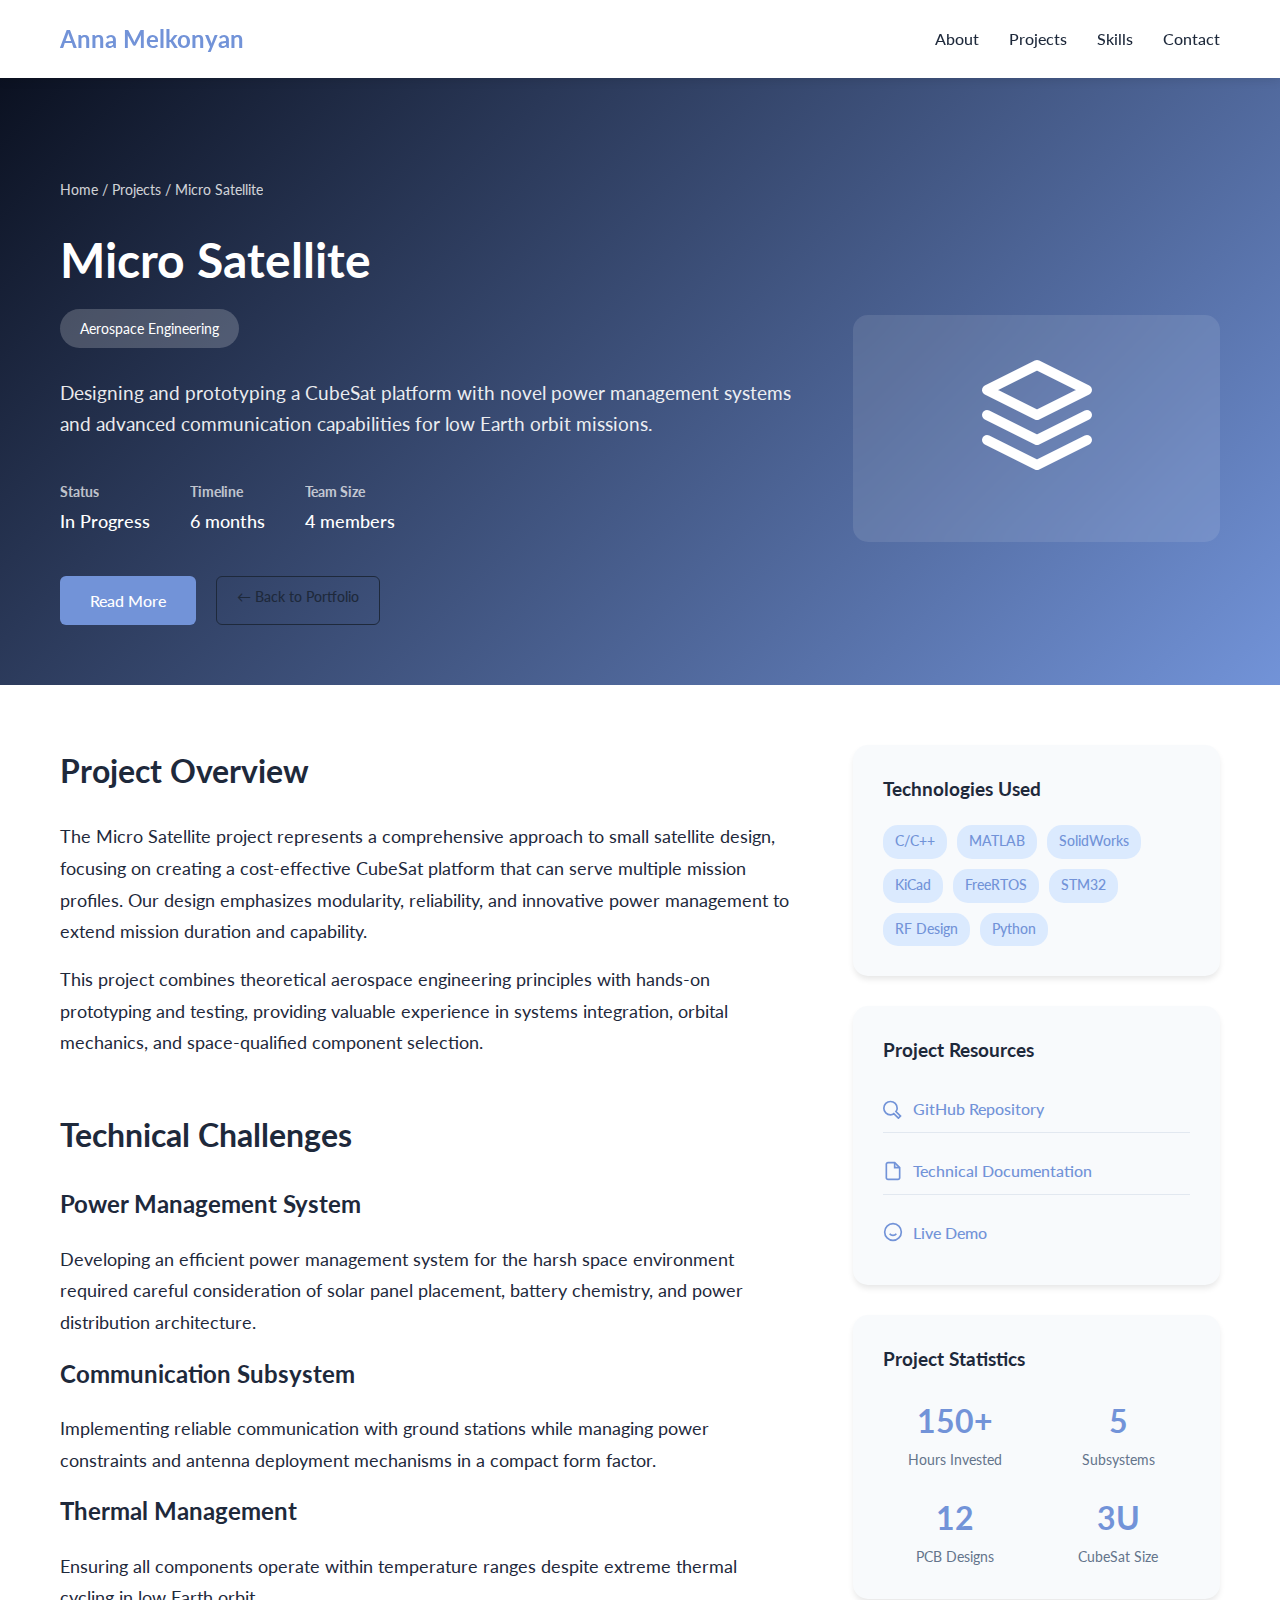
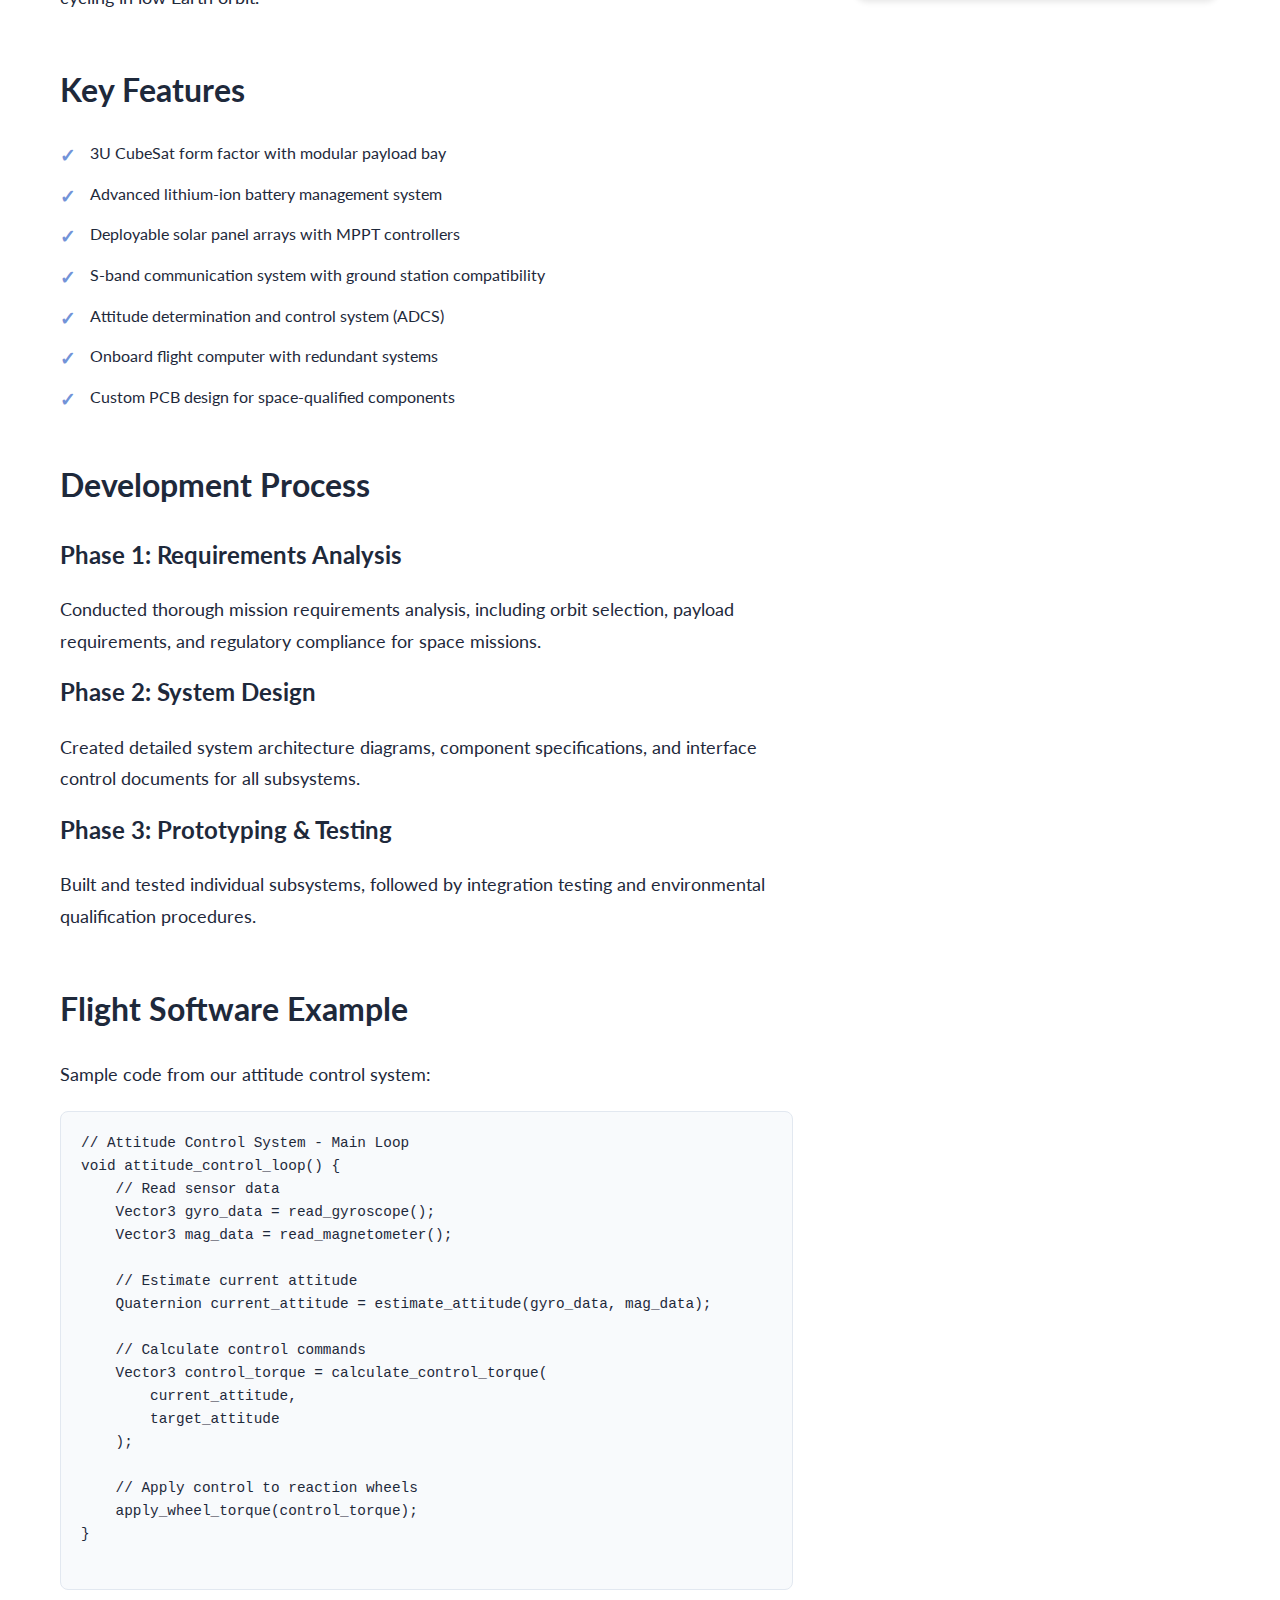
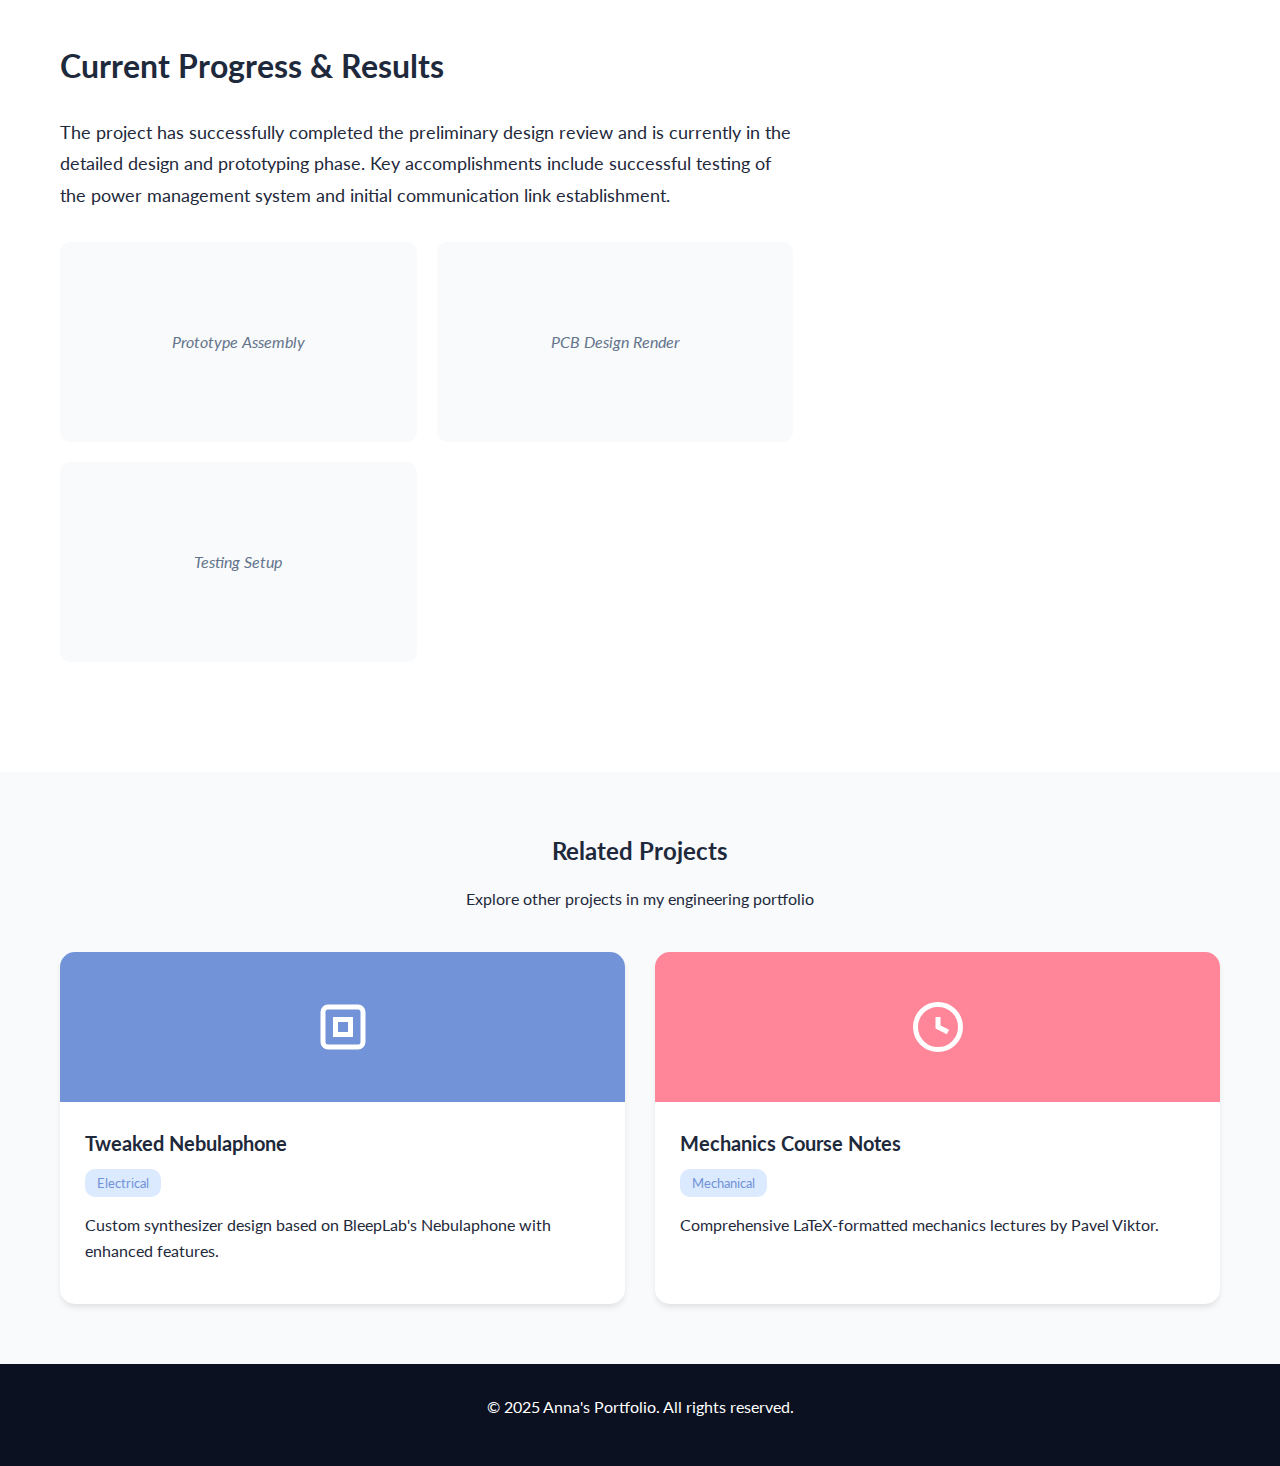
<file: mechanical/project_template.html>
<!DOCTYPE html>
<html lang="en">
<head>
    <link rel="preconnect" href="https://fonts.googleapis.com">
    <link rel="preconnect" href="https://fonts.gstatic.com" crossorigin>
    <link href="https://fonts.googleapis.com/css2?family=Lato:ital,wght@0,100;0,300;0,400;0,700;0,900;1,100;1,300;1,400;1,700;1,900&display=swap" rel="stylesheet">

    <meta charset="UTF-8">
    <meta name="viewport" content="width=device-width, initial-scale=1.0">
    <title>Project Name - Anna's Engineering Portfolio</title>
    <style>
        /* Global Styles */
        :root {
            --primary-color: #7293d8;
            --dark-blue: #0b1121;
            --light-blue: #dbeafe;
            --aerospace-blue: #0b1121;
            --electrical-purple: #7293d8;
            --mechanical-pink: #ff8599;
            --text-color: #1e293b;
            --light-text: #64748b;
        }
        
        * {
            margin: 0;
            padding: 0;
            box-sizing: border-box;
            font-family: 'Lato';
        }
        
        body {
            line-height: 1.6;
            color: var(--text-color);
        }
        
        .container {
            max-width: 1200px;
            margin: 0 auto;
            padding: 0 20px;
        }
        
        section {
            padding: 60px 0;
        }
        
        h1, h2, h3 {
            margin-bottom: 16px;
        }
        
        p {
            margin-bottom: 16px;
        }
        
        .btn {
            display: inline-block;
            padding: 12px 30px;
            border-radius: 6px;
            text-decoration: none;
            font-weight: 500;
            cursor: pointer;
            border: none;
            transition: background-color 0.3s;
        }
        
        .btn-primary {
            background-color: var(--primary-color);
            color: white;
        }
        
        .btn-secondary {
            background-color: transparent;
            color: white;
            border: 1px solid white;
        }
        
        .btn-outline {
            background-color: transparent;
            color: var(--primary-color);
            border: 1px solid var(--primary-color);
        }
        
        .btn-back {
            background-color: transparent;
            color: var(--text-color);
            border: 1px solid var(--text-color);
            font-size: 0.9rem;
            padding: 8px 20px;
        }
        
        .btn-back:hover {
            background-color: var(--text-color);
            color: white;
        }
        
        /* Header Styles */
        header {
            padding: 20px 0;
            background-color: white;
            box-shadow: 0 2px 10px rgba(0, 0, 0, 0.1);
            position: sticky;
            top: 0;
            z-index: 100;
        }
        
        .header-container {
            display: flex;
            justify-content: space-between;
            align-items: center;
        }
        
        .logo {
            font-size: 1.5rem;
            font-weight: 700;
            color: var(--primary-color);
            text-decoration: none;
        }
        
        nav ul {
            display: flex;
            list-style: none;
        }
        
        nav ul li {
            margin-left: 30px;
        }
        
        nav ul li a {
            text-decoration: none;
            color: var(--text-color);
            font-weight: 500;
            transition: color 0.3s;
        }
        
        nav ul li a:hover {
            color: var(--primary-color);
        }
        
        /* Project Hero Section */
        .project-hero {
            padding: 100px 0 60px;
            background: linear-gradient(135deg, var(--dark-blue) 0%, var(--primary-color) 100%);
            color: white;
        }
        
        .breadcrumb {
            margin-bottom: 30px;
            font-size: 0.9rem;
            opacity: 0.8;
        }
        
        .breadcrumb a {
            color: white;
            text-decoration: none;
        }
        
        .breadcrumb a:hover {
            text-decoration: underline;
        }
        
        .project-hero-content {
            display: grid;
            grid-template-columns: 2fr 1fr;
            gap: 60px;
            align-items: center;
        }
        
        .project-title {
            font-size: 3rem;
            font-weight: 700;
            margin-bottom: 20px;
            line-height: 1.2;
        }
        
        .project-category {
            display: inline-block;
            background-color: rgba(255, 255, 255, 0.2);
            color: white;
            padding: 8px 20px;
            border-radius: 20px;
            font-size: 0.9rem;
            margin-bottom: 30px;
        }
        
        .project-summary {
            font-size: 1.2rem;
            margin-bottom: 40px;
            opacity: 0.9;
        }
        
        .project-meta {
            display: flex;
            gap: 40px;
            margin-bottom: 40px;
        }
        
        .meta-item h4 {
            font-size: 0.9rem;
            opacity: 0.7;
            margin-bottom: 5px;
        }
        
        .meta-item p {
            font-size: 1.1rem;
            font-weight: 500;
            margin: 0;
        }
        
        .project-hero-image {
            background-color: rgba(255, 255, 255, 0.1);
            border-radius: 15px;
            padding: 40px;
            text-align: center;
            backdrop-filter: blur(10px);
        }
        
        .project-hero-icon {
            width: 120px;
            height: 120px;
            color: white;
            margin-bottom: 20px;
        }
        
        /* Project Content */
        .project-content {
            background-color: white;
        }
        
        .content-grid {
            display: grid;
            grid-template-columns: 2fr 1fr;
            gap: 60px;
        }
        
        .main-content {
            background-color: white;
        }
        
        .content-section {
            margin-bottom: 50px;
        }
        
        .content-section h2 {
            font-size: 2rem;
            margin-bottom: 25px;
            color: var(--text-color);
        }
        
        .content-section h3 {
            font-size: 1.5rem;
            margin-bottom: 20px;
            color: var(--text-color);
        }
        
        .content-section p {
            font-size: 1.1rem;
            line-height: 1.8;
            color: var(--text-color);
        }
        
        .features-list {
            list-style: none;
            margin: 20px 0;
        }
        
        .features-list li {
            margin-bottom: 15px;
            display: flex;
            align-items: flex-start;
            padding-left: 30px;
            position: relative;
        }
        
        .features-list li::before {
            content: "✓";
            position: absolute;
            left: 0;
            color: var(--primary-color);
            font-weight: bold;
            font-size: 1.2rem;
        }
        
        .image-gallery {
            display: grid;
            grid-template-columns: repeat(auto-fit, minmax(300px, 1fr));
            gap: 20px;
            margin: 30px 0;
        }
        
        .gallery-image {
            background-color: #f8fafc;
            border-radius: 10px;
            height: 200px;
            display: flex;
            align-items: center;
            justify-content: center;
            color: var(--light-text);
            font-style: italic;
        }
        
        .code-block {
            background-color: #f8fafc;
            border: 1px solid #e2e8f0;
            border-radius: 8px;
            padding: 20px;
            margin: 20px 0;
            overflow-x: auto;
        }
        
        .code-block pre {
            margin: 0;
            font-family: 'Courier New', monospace;
            font-size: 0.9rem;
        }
        
        /* Sidebar */
        .sidebar {
            display: flex;
            flex-direction: column;
            gap: 30px;
        }
        
        .sidebar-card {
            background-color: #f8fafc;
            border-radius: 15px;
            padding: 30px;
            box-shadow: 0 4px 6px -1px rgba(0, 0, 0, 0.1);
        }
        
        .sidebar-card h3 {
            margin-bottom: 20px;
            color: var(--text-color);
        }
        
        .tech-tags {
            display: flex;
            flex-wrap: wrap;
            gap: 10px;
        }
        
        .tech-tag {
            background-color: var(--light-blue);
            color: var(--primary-color);
            padding: 6px 12px;
            border-radius: 15px;
            font-size: 0.85rem;
            font-weight: 500;
        }
        
        .project-links {
            display: flex;
            flex-direction: column;
            gap: 15px;
        }
        
        .project-link {
            display: inline-flex;
            align-items: center;
            color: var(--primary-color);
            text-decoration: none;
            font-weight: 500;
            padding: 10px 0;
            border-bottom: 1px solid #e2e8f0;
        }
        
        .project-link:last-child {
            border-bottom: none;
        }
        
        .project-link svg {
            width: 20px;
            height: 20px;
            margin-right: 10px;
        }
        
        .project-link:hover {
            color: var(--dark-blue);
        }
        
        .project-stats {
            display: grid;
            grid-template-columns: 1fr 1fr;
            gap: 20px;
        }
        
        .stat-item {
            text-align: center;
        }
        
        .stat-number {
            font-size: 2rem;
            font-weight: 700;
            color: var(--primary-color);
            display: block;
        }
        
        .stat-label {
            font-size: 0.9rem;
            color: var(--light-text);
        }
        
        /* Related Projects */
        .related-projects {
            background-color: #f8fafc;
        }
        
        .related-grid {
            display: grid;
            grid-template-columns: repeat(auto-fit, minmax(300px, 1fr));
            gap: 30px;
            margin-top: 40px;
        }
        
        .related-card {
            background-color: white;
            border-radius: 15px;
            overflow: hidden;
            box-shadow: 0 4px 6px -1px rgba(0, 0, 0, 0.1);
            transition: transform 0.3s, box-shadow 0.3s;
        }
        
        .related-card:hover {
            transform: translateY(-5px);
            box-shadow: 0 10px 15px -3px rgba(0, 0, 0, 0.1);
        }
        
        .related-image {
            height: 150px;
            background-color: var(--primary-color);
            display: flex;
            align-items: center;
            justify-content: center;
        }
        
        .related-content {
            padding: 25px;
        }
        
        .related-title {
            font-size: 1.25rem;
            margin-bottom: 10px;
        }
        
        .related-category {
            display: inline-block;
            background-color: var(--light-blue);
            color: var(--primary-color);
            padding: 4px 12px;
            border-radius: 10px;
            font-size: 0.8rem;
            margin-bottom: 15px;
        }
        
        /* Footer */
        footer {
            background-color: var(--dark-blue);
            color: white;
            padding: 30px 0;
            text-align: center;
        }
        
        /* Responsive Design */
        @media (max-width: 768px) {
            .project-hero-content {
                grid-template-columns: 1fr;
                gap: 40px;
            }
            
            .content-grid {
                grid-template-columns: 1fr;
                gap: 40px;
            }
            
            .project-title {
                font-size: 2.5rem;
            }
            
            .project-meta {
                flex-direction: column;
                gap: 20px;
            }
            
            .related-grid {
                grid-template-columns: 1fr;
            }
        }
    </style>
</head>
<body>
    <!-- Header -->
    <header>
        <div class="container header-container">
            <a href="index.html" class="logo">Anna Melkonyan</a>
            <nav>
                <ul>
                    <li><a href="index.html#about">About</a></li>
                    <li><a href="index.html#projects">Projects</a></li>
                    <li><a href="index.html#skills">Skills</a></li>
                    <li><a href="index.html#contact">Contact</a></li>
                </ul>
            </nav>
        </div>
    </header>

    <!-- Project Hero Section -->
    <section class="project-hero">
        <div class="container">
            <div class="breadcrumb">
                <a href="index.html">Home</a> / <a href="projects.html">Projects</a> / Micro Satellite
            </div>
            <div class="project-hero-content">
                <div>
                    <h1 class="project-title">Micro Satellite</h1>
                    <span class="project-category">Aerospace Engineering</span>
                    <p class="project-summary">
                        Designing and prototyping a CubeSat platform with novel power management 
                        systems and advanced communication capabilities for low Earth orbit missions.
                    </p>
                    <div class="project-meta">
                        <div class="meta-item">
                            <h4>Status</h4>
                            <p>In Progress</p>
                        </div>
                        <div class="meta-item">
                            <h4>Timeline</h4>
                            <p>6 months</p>
                        </div>
                        <div class="meta-item">
                            <h4>Team Size</h4>
                            <p>4 members</p>
                        </div>
                    </div>
                    <div style="display: flex; gap: 20px;">
                        <a href="#content" class="btn btn-primary">Read More</a>
                        <a href="index.html" class="btn btn-back">← Back to Portfolio</a>
                    </div>
                </div>
                <div class="project-hero-image">
                    <svg class="project-hero-icon" viewBox="0 0 24 24" fill="none" xmlns="http://www.w3.org/2000/svg">
                        <path d="M12 2L2 7L12 12L22 7L12 2Z" stroke="currentColor" stroke-width="2" stroke-linecap="round" stroke-linejoin="round"/>
                        <path d="M2 17L12 22L22 17" stroke="currentColor" stroke-width="2" stroke-linecap="round" stroke-linejoin="round"/>
                        <path d="M2 12L12 17L22 12" stroke="currentColor" stroke-width="2" stroke-linecap="round" stroke-linejoin="round"/>
                    </svg>
                </div>
            </div>
        </div>
    </section>

    <!-- Project Content -->
    <section id="content" class="project-content">
        <div class="container">
            <div class="content-grid">
                <div class="main-content">
                    <!-- Overview -->
                    <div class="content-section">
                        <h2>Project Overview</h2>
                        <p>
                            The Micro Satellite project represents a comprehensive approach to small satellite design, 
                            focusing on creating a cost-effective CubeSat platform that can serve multiple mission 
                            profiles. Our design emphasizes modularity, reliability, and innovative power management 
                            to extend mission duration and capability.
                        </p>
                        <p>
                            This project combines theoretical aerospace engineering principles with hands-on 
                            prototyping and testing, providing valuable experience in systems integration, 
                            orbital mechanics, and space-qualified component selection.
                        </p>
                    </div>

                    <!-- Technical Challenges -->
                    <div class="content-section">
                        <h2>Technical Challenges</h2>
                        <h3>Power Management System</h3>
                        <p>
                            Developing an efficient power management system for the harsh space environment 
                            required careful consideration of solar panel placement, battery chemistry, and 
                            power distribution architecture.
                        </p>
                        
                        <h3>Communication Subsystem</h3>
                        <p>
                            Implementing reliable communication with ground stations while managing power 
                            constraints and antenna deployment mechanisms in a compact form factor.
                        </p>
                        
                        <h3>Thermal Management</h3>
                        <p>
                            Ensuring all components operate within temperature ranges despite extreme 
                            thermal cycling in low Earth orbit.
                        </p>
                    </div>

                    <!-- Key Features -->
                    <div class="content-section">
                        <h2>Key Features</h2>
                        <ul class="features-list">
                            <li>3U CubeSat form factor with modular payload bay</li>
                            <li>Advanced lithium-ion battery management system</li>
                            <li>Deployable solar panel arrays with MPPT controllers</li>
                            <li>S-band communication system with ground station compatibility</li>
                            <li>Attitude determination and control system (ADCS)</li>
                            <li>Onboard flight computer with redundant systems</li>
                            <li>Custom PCB design for space-qualified components</li>
                        </ul>
                    </div>

                    <!-- Development Process -->
                    <div class="content-section">
                        <h2>Development Process</h2>
                        <h3>Phase 1: Requirements Analysis</h3>
                        <p>
                            Conducted thorough mission requirements analysis, including orbit selection, 
                            payload requirements, and regulatory compliance for space missions.
                        </p>
                        
                        <h3>Phase 2: System Design</h3>
                        <p>
                            Created detailed system architecture diagrams, component specifications, 
                            and interface control documents for all subsystems.
                        </p>
                        
                        <h3>Phase 3: Prototyping & Testing</h3>
                        <p>
                            Built and tested individual subsystems, followed by integration testing 
                            and environmental qualification procedures.
                        </p>
                    </div>

                    <!-- Code Example -->
                    <div class="content-section">
                        <h2>Flight Software Example</h2>
                        <p>Sample code from our attitude control system:</p>
                        <div class="code-block">
                            <pre>
// Attitude Control System - Main Loop
void attitude_control_loop() {
    // Read sensor data
    Vector3 gyro_data = read_gyroscope();
    Vector3 mag_data = read_magnetometer();
    
    // Estimate current attitude
    Quaternion current_attitude = estimate_attitude(gyro_data, mag_data);
    
    // Calculate control commands
    Vector3 control_torque = calculate_control_torque(
        current_attitude, 
        target_attitude
    );
    
    // Apply control to reaction wheels
    apply_wheel_torque(control_torque);
}
                            </pre>
                        </div>
                    </div>

                    <!-- Results -->
                    <div class="content-section">
                        <h2>Current Progress & Results</h2>
                        <p>
                            The project has successfully completed the preliminary design review and 
                            is currently in the detailed design and prototyping phase. Key accomplishments 
                            include successful testing of the power management system and initial 
                            communication link establishment.
                        </p>
                        <div class="image-gallery">
                            <div class="gallery-image">
                                Prototype Assembly
                            </div>
                            <div class="gallery-image">
                                PCB Design Render
                            </div>
                            <div class="gallery-image">
                                Testing Setup
                            </div>
                        </div>
                    </div>
                </div>

                <!-- Sidebar -->
                <div class="sidebar">
                    <!-- Technologies Used -->
                    <div class="sidebar-card">
                        <h3>Technologies Used</h3>
                        <div class="tech-tags">
                            <span class="tech-tag">C/C++</span>
                            <span class="tech-tag">MATLAB</span>
                            <span class="tech-tag">SolidWorks</span>
                            <span class="tech-tag">KiCad</span>
                            <span class="tech-tag">FreeRTOS</span>
                            <span class="tech-tag">STM32</span>
                            <span class="tech-tag">RF Design</span>
                            <span class="tech-tag">Python</span>
                        </div>
                    </div>

                    <!-- Project Links -->
                    <div class="sidebar-card">
                        <h3>Project Resources</h3>
                        <div class="project-links">
                            <a href="#" class="project-link">
                                <svg viewBox="0 0 24 24" fill="none" xmlns="http://www.w3.org/2000/svg">
                                    <path d="M9 19C4.58172 19 1 15.4183 1 11C1 6.58172 4.58172 3 9 3C13.4183 3 17 6.58172 17 11C17 12.5 16.5 14 15.5 15L21 20.5L18.5 23L13 17.5C12 18.5 10.5 19 9 19Z" stroke="currentColor" stroke-width="2"/>
                                </svg>
                                GitHub Repository
                            </a>
                            <a href="#" class="project-link">
                                <svg viewBox="0 0 24 24" fill="none" xmlns="http://www.w3.org/2000/svg">
                                    <path d="M14 2H6C5.46957 2 4.96086 2.21071 4.58579 2.58579C4.21071 2.96086 4 3.46957 4 4V20C4 20.5304 4.21071 21.0391 4.58579 21.4142C4.96086 21.7893 5.46957 22 6 22H18C18.5304 22 19.0391 21.7893 19.4142 21.4142C19.7893 21.0391 20 20.5304 20 20V8L14 2Z" stroke="currentColor" stroke-width="2"/>
                                    <path d="M14 2V8H20" stroke="currentColor" stroke-width="2"/>
                                </svg>
                                Technical Documentation
                            </a>
                            <a href="#" class="project-link">
                                <svg viewBox="0 0 24 24" fill="none" xmlns="http://www.w3.org/2000/svg">
                                    <circle cx="12" cy="12" r="10" stroke="currentColor" stroke-width="2"/>
                                    <path d="M8 14S9.5 16 12 16S16 14 16 14" stroke="currentColor" stroke-width="2"/>
                                    <line x1="9" y1="9" x2="9.01" y2="9" stroke="currentColor" stroke-width="2"/>
                                    <line x1="15" y1="9" x2="15.01" y2="9" stroke="currentColor" stroke-width="2"/>
                                </svg>
                                Live Demo
                            </a>
                        </div>
                    </div>

                    <!-- Project Stats -->
                    <div class="sidebar-card">
                        <h3>Project Statistics</h3>
                        <div class="project-stats">
                            <div class="stat-item">
                                <span class="stat-number">150+</span>
                                <span class="stat-label">Hours Invested</span>
                            </div>
                            <div class="stat-item">
                                <span class="stat-number">5</span>
                                <span class="stat-label">Subsystems</span>
                            </div>
                            <div class="stat-item">
                                <span class="stat-number">12</span>
                                <span class="stat-label">PCB Designs</span>
                            </div>
                            <div class="stat-item">
                                <span class="stat-number">3U</span>
                                <span class="stat-label">CubeSat Size</span>
                            </div>
                        </div>
                    </div>
                </div>
            </div>
        </div>
    </section>

    <!-- Related Projects -->
    <section class="related-projects">
        <div class="container">
            <div style="text-align: center; margin-bottom: 40px;">
                <h2>Related Projects</h2>
                <p>Explore other projects in my engineering portfolio</p>
            </div>
            <div class="related-grid">
                <div class="related-card">
                    <div class="related-image">
                        <svg width="60" height="60" viewBox="0 0 24 24" fill="none" xmlns="http://www.w3.org/2000/svg">
                            <rect x="4" y="4" width="16" height="16" rx="2" stroke="white" stroke-width="2"/>
                            <rect x="9" y="9" width="6" height="6" stroke="white" stroke-width="2"/>
                        </svg>
                    </div>
                    <div class="related-content">
                        <h3 class="related-title">Tweaked Nebulaphone</h3>
                        <span class="related-category">Electrical</span>
                        <p>Custom synthesizer design based on BleepLab's Nebulaphone with enhanced features.</p>
                    </div>
                </div>

                <div class="related-card">
                    <div class="related-image" style="background-color: var(--mechanical-pink);">
                        <svg width="60" height="60" viewBox="0 0 24 24" fill="none" xmlns="http://www.w3.org/2000/svg">
                            <circle cx="12" cy="12" r="9" stroke="white" stroke-width="2"/>
                            <path d="M12 8L12 12L16 14" stroke="white" stroke-width="2"/>
                        </svg>
                    </div>
                    <div class="related-content">
                        <h3 class="related-title">Mechanics Course Notes</h3>
                        <span class="related-category">Mechanical</span>
                        <p>Comprehensive LaTeX-formatted mechanics lectures by Pavel Viktor.</p>
                    </div>
                </div>
            </div>
        </div>
    </section>

    <!-- Footer -->
    <footer>
        <div class="container">
            <p>&copy; 2025 Anna's Portfolio. All rights reserved.</p>
        </div>
    </footer>
</body>
</html>
</file>
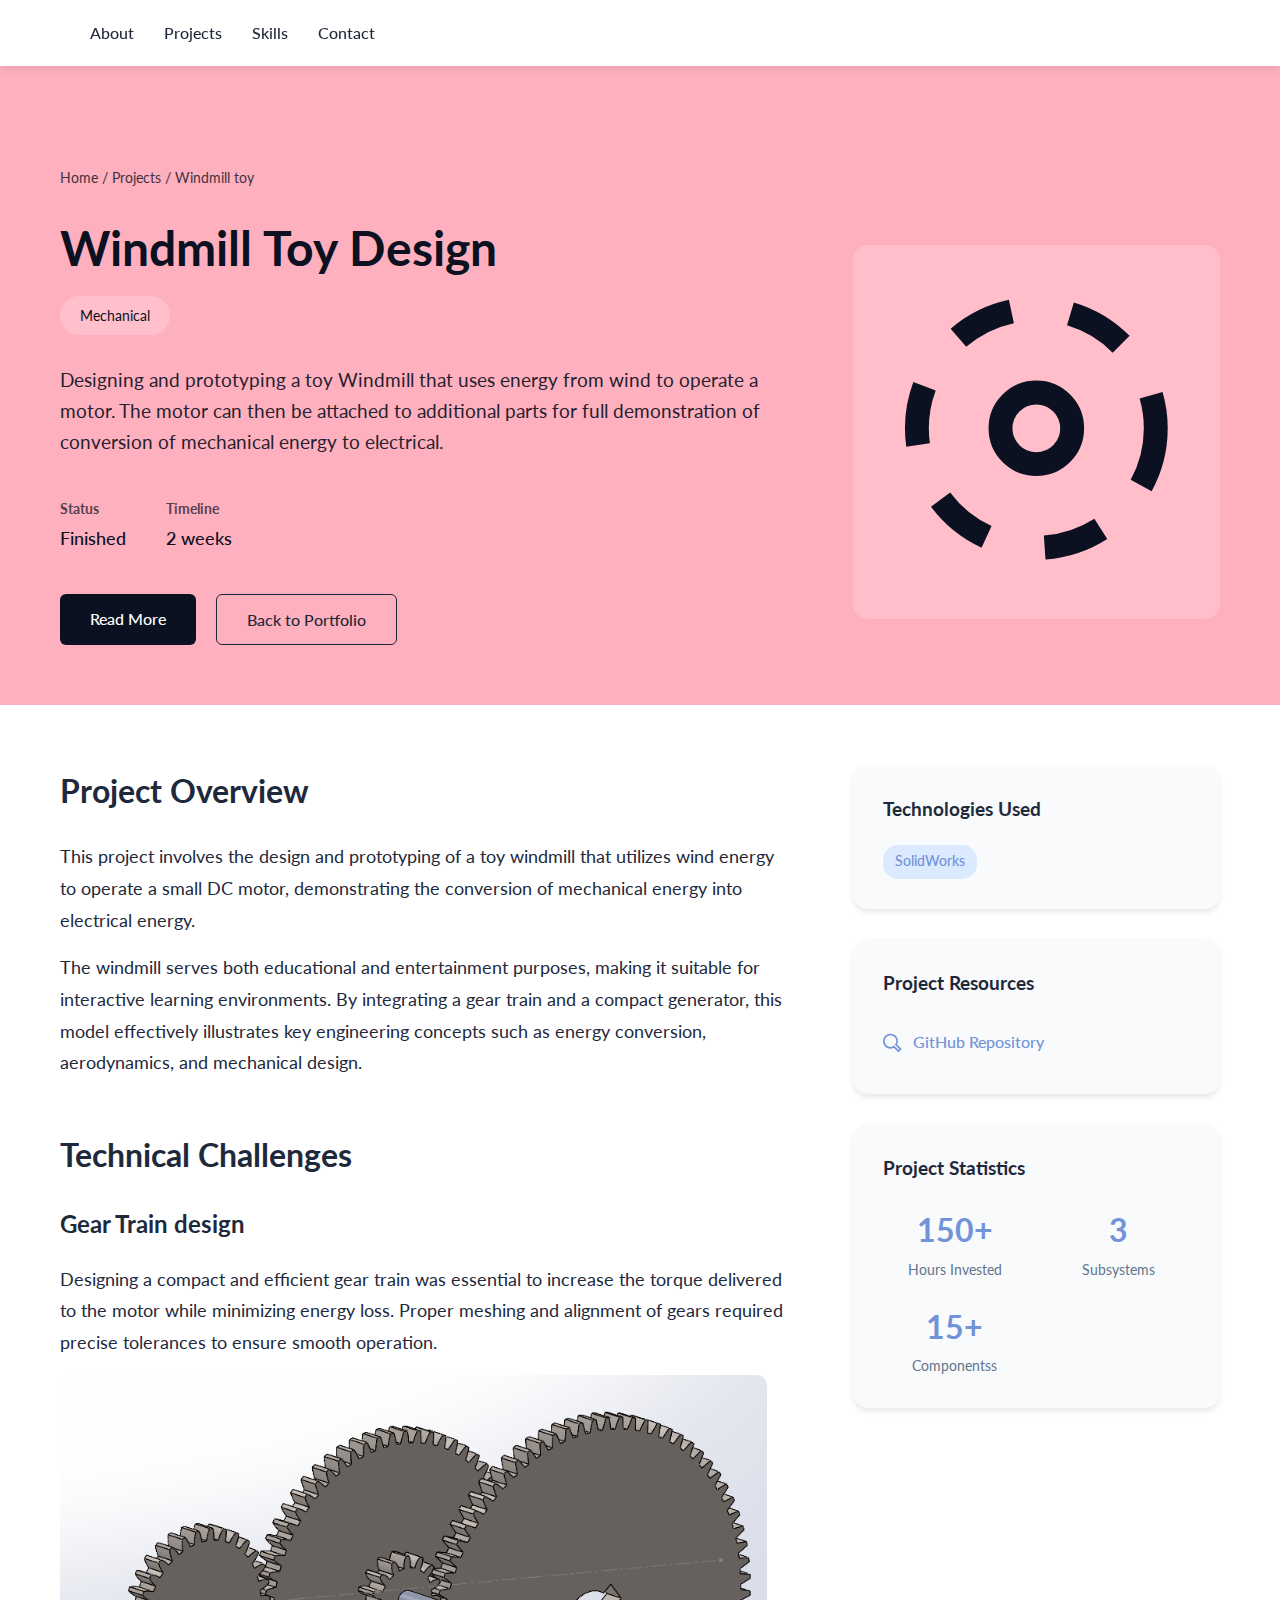
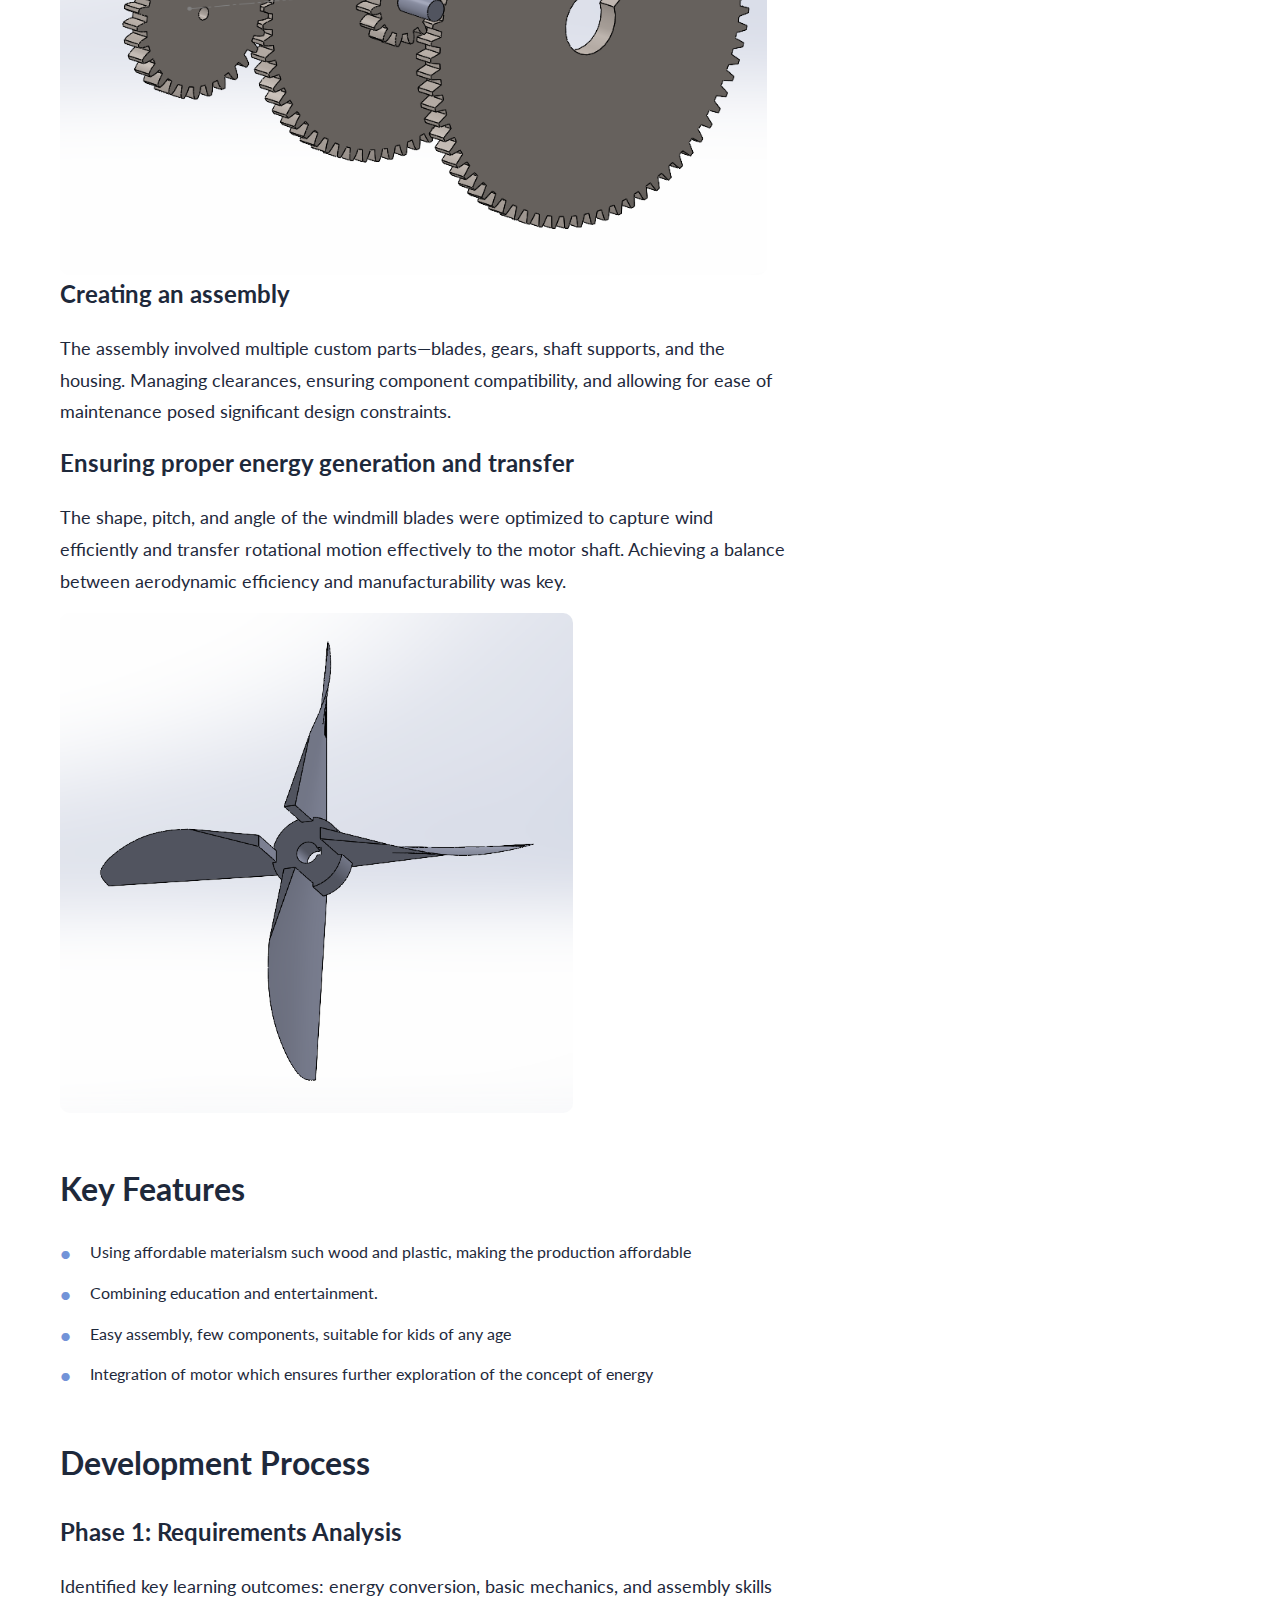
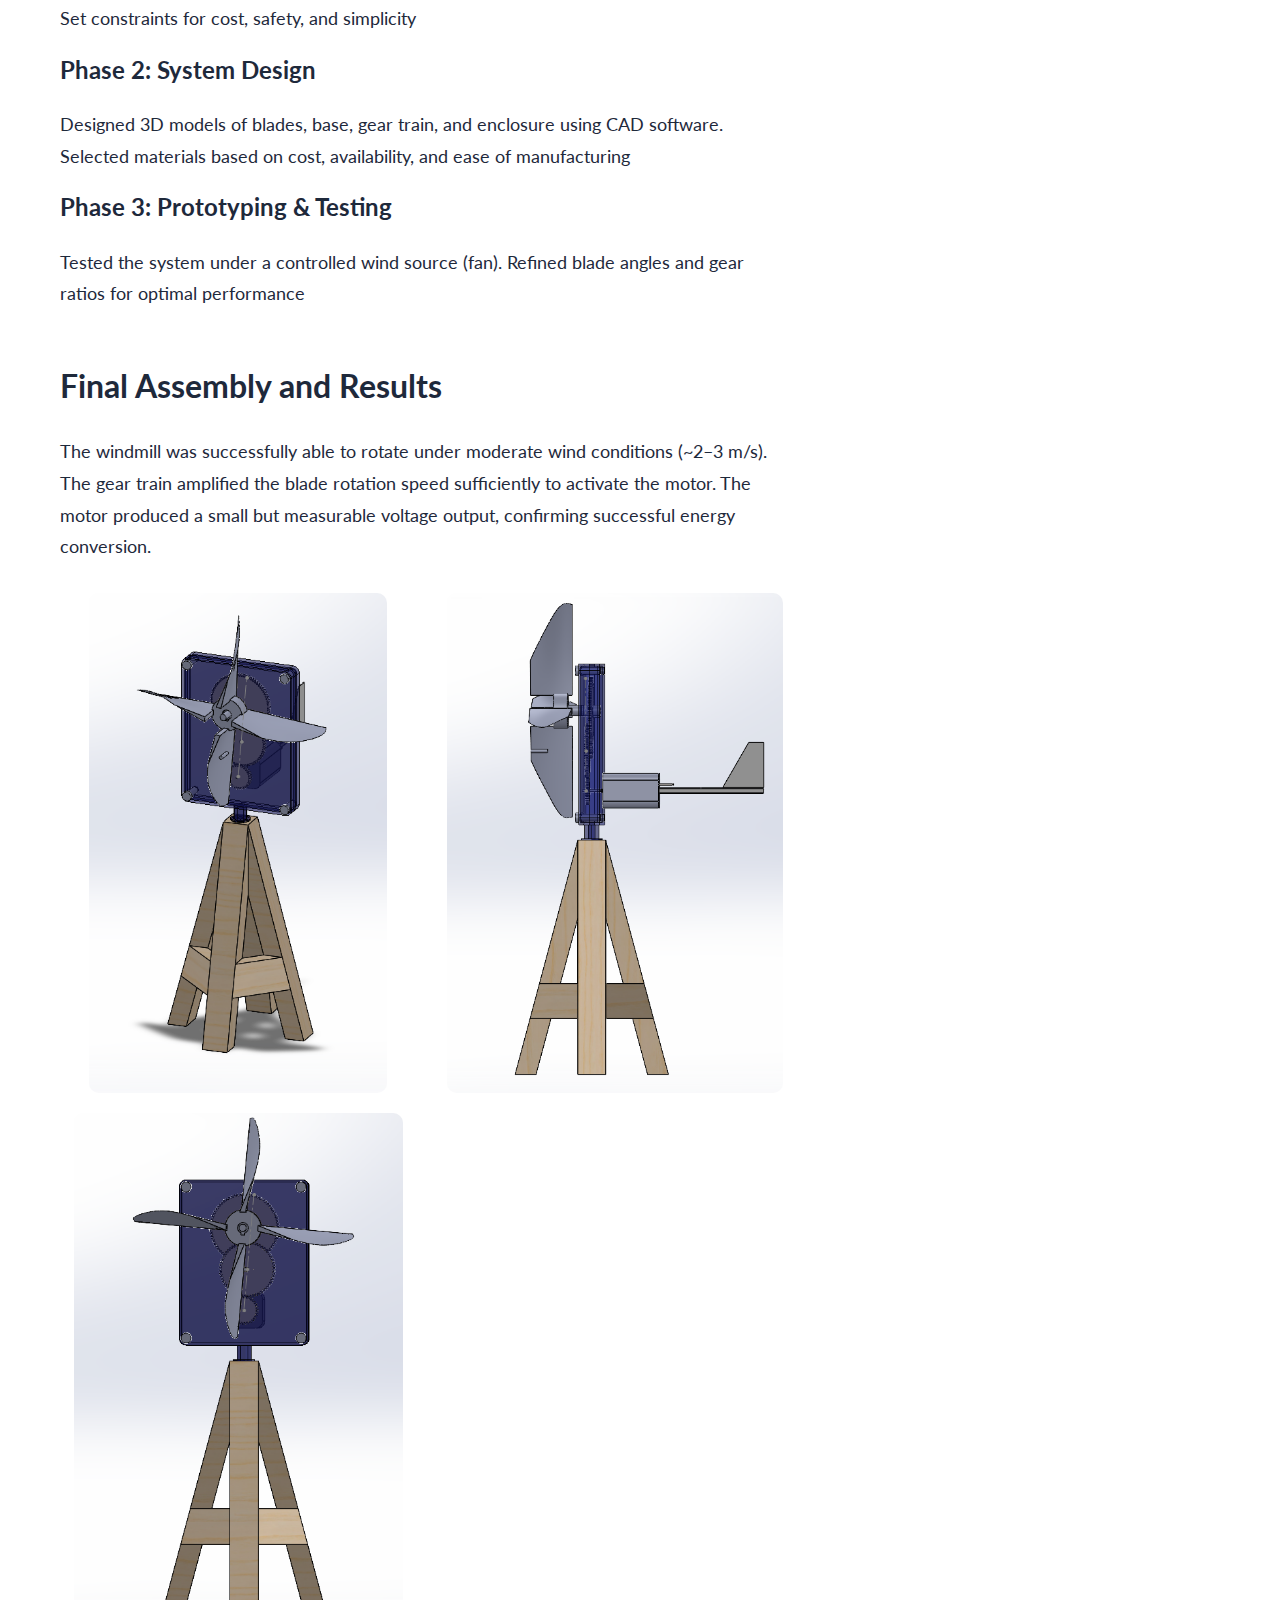
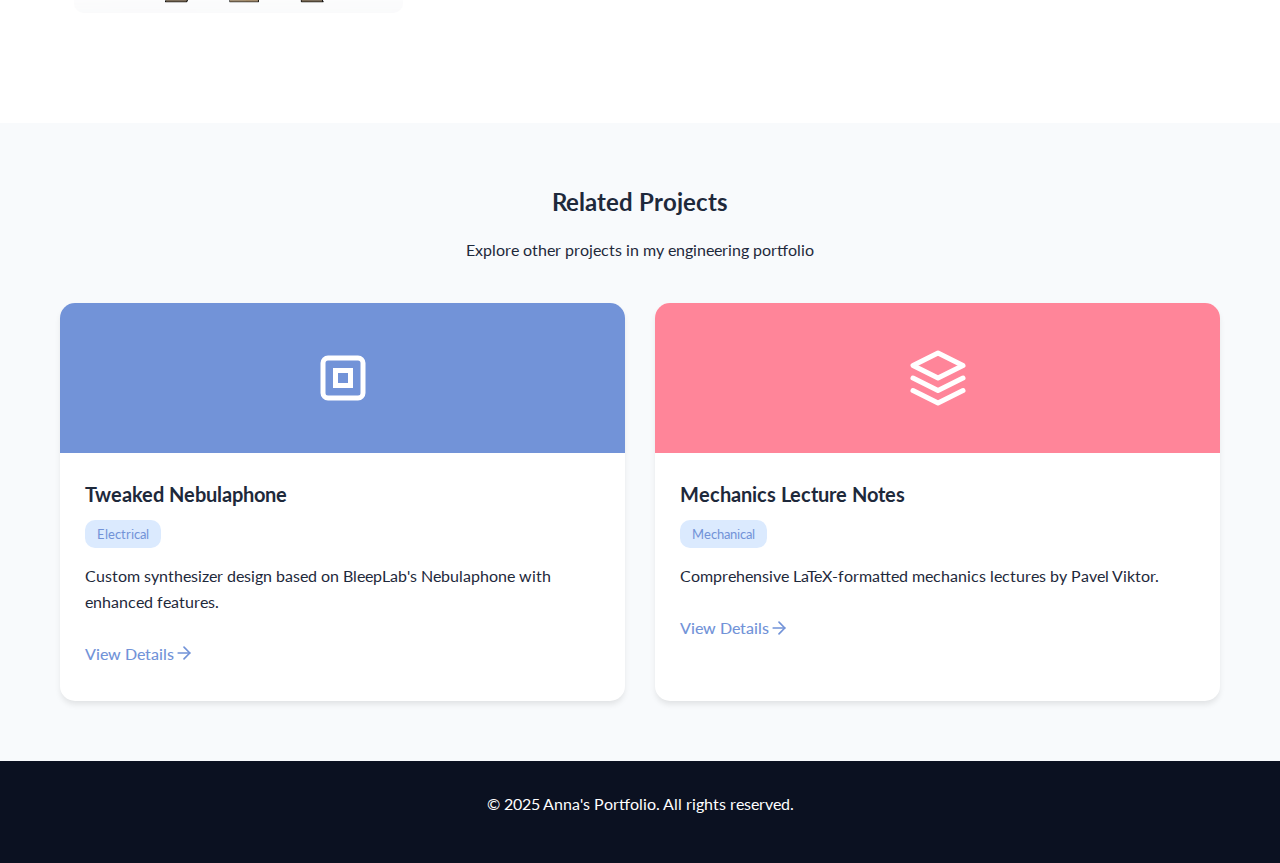
<file: mechanical/windmill.html>
<!DOCTYPE html>
<html lang="en">
<head>
    <link rel="preconnect" href="https://fonts.googleapis.com">
    <link rel="preconnect" href="https://fonts.gstatic.com" crossorigin>
    <link href="https://fonts.googleapis.com/css2?family=Lato:ital,wght@0,100;0,300;0,400;0,700;0,900;1,100;1,300;1,400;1,700;1,900&display=swap" rel="stylesheet">

    <meta charset="UTF-8">
    <meta name="viewport" content="width=device-width, initial-scale=1.0">
    <title>Project Name - Anna's Engineering Portfolio</title>
    <style>
        /* Global Styles */
        :root {
            --primary-color: #7293d8;
            --dark-blue: #0b1121;
            --light-blue: #dbeafe;
            --aerospace-blue: #0b1121;
            --electrical-purple: #7293d8;
            --mechanical-pink: #ff8599;
            --text-color: #1e293b;
            --light-text: #64748b;
        }
        
        * {
            margin: 0;
            padding: 0;
            box-sizing: border-box;
            font-family: 'Lato';
        }
        
        body {
            line-height: 1.6;
            color: var(--text-color);
        }
        
        .container {
            max-width: 1200px;
            margin: 0 auto;
            padding: 0 20px;
        }
        
        section {
            padding: 60px 0;
        }
        
        h1, h2, h3 {
            margin-bottom: 16px;
        }
        
        p {
            margin-bottom: 16px;
        }
        
        .btn {
            display: inline-block;
            padding: 12px 30px;
            border-radius: 6px;
            text-decoration: none;
            font-weight: 500;
            cursor: pointer;
            border: none;
            transition: background-color 0.3s;
        }
        
        .btn-primary {
            background-color: var(--aerospace-blue);
            color: white;
        }
        
        .btn-secondary {
            background-color: transparent;
            color: white;
            border: 1px solid white;
        }
        
        .btn-outline {
            background-color: transparent;
            color: var(--primary-color);
            border: 1px solid var(--primary-color);
        }
        
        .btn-back {
            background-color: transparent;
            color: var(--text-color);
            border: 1px solid var(--text-color);
            padding: px 20px;
        }
        
        .btn-back:hover {
            background-color: var(--aerospace-blue);
            color: white;
        }
        
        /* Header Styles */
        header {
            padding: 20px 0;
            background-color: white;
            box-shadow: 0 2px 10px rgba(0, 0, 0, 0.1);
            position: sticky;
            top: 0;
            z-index: 100;
        }
        
        .header-container {
            display: flex;
            justify-content: space-between;
            align-items: center;
        }
        
        .logo {
            font-size: 1.5rem;
            font-weight: 700;
            color: var(--aerospace-blue);
            text-decoration: none;
        }
        
        nav ul {
            display: flex;
            list-style: none;
        }
        
        nav ul li {
            margin-left: 30px;
        }
        
        nav ul li a {
            text-decoration: none;
            color: var(--text-color);
            font-weight: 500;
            transition: color 0.3s;
        }
        
        nav ul li a:hover {
            color: var(--primary-color);
        }
        
        /* Project Hero Section */
        .project-hero {
            padding: 100px 0 60px;
            background: #ffb0be;
            color: var(--aerospace-blue);
        }
        
        .breadcrumb {
            margin-bottom: 30px;
            font-size: 0.9rem;
            opacity: 0.8;
        }
        
        .breadcrumb a {
            color: var(--aerospace-blue);
            text-decoration: none;
        }
        
        .breadcrumb a:hover {
            text-decoration: underline;
        }
        
        .project-hero-content {
            display: grid;
            grid-template-columns: 2fr 1fr;
            gap: 60px;
            align-items: center;
        }
        
        .project-title {
            font-size: 3rem;
            font-weight: 700;
            margin-bottom: 20px;
            line-height: 1.2;
        }
        
        .project-category {
            display: inline-block;
            background-color: rgba(255, 255, 255, 0.2);
            color: var(--aerospace-blue);
            padding: 8px 20px;
            border-radius: 20px;
            font-size: 0.9rem;
            margin-bottom: 30px;
        }
        
        .project-summary {
            font-size: 1.2rem;
            margin-bottom: 40px;
            opacity: 0.9;
        }
        
        .project-meta {
            display: flex;
            gap: 40px;
            margin-bottom: 40px;
        }
        
        .meta-item h4 {
            font-size: 0.9rem;
            opacity: 0.7;
            margin-bottom: 5px;
        }
        
        .meta-item p {
            font-size: 1.1rem;
            font-weight: 500;
            margin: 0;
        }
        
        .project-hero-image {
            background-color: rgba(255, 255, 255, 0.183);
            border-radius: 15px;
            padding: 40px;
            text-align: center;
            backdrop-filter: blur(10px);
        }
        
        .project-hero-icon {
            width: 120px;
            height: 120px;
            color: var(--aerospace-blue);
            margin-bottom: 20px;
        }
        
        /* Project Content */
        .project-content {
            background-color: white;
        }
        
        .content-grid {
            display: grid;
            grid-template-columns: 2fr 1fr;
            gap: 60px;
        }
        
        .main-content {
            background-color: white;
        }
        
        .content-section {
            margin-bottom: 50px;
        }
        
        .content-section h2 {
            font-size: 2rem;
            margin-bottom: 25px;
            color: var(--text-color);
        }
        
        .content-section h3 {
            font-size: 1.5rem;
            margin-bottom: 20px;
            color: var(--text-color);
        }
        
        .content-section p {
            font-size: 1.1rem;
            line-height: 1.8;
            color: var(--text-color);
        }
        
        .features-list {
            list-style: none;
            margin: 20px 0;
        }
        
        .features-list li {
            margin-bottom: 15px;
            display: flex;
            align-items: flex-start;
            padding-left: 30px;
            position: relative;
        }
        
        .features-list li::before {
            content: "•";
            position: absolute;
            left: 0;
            color: var(--primary-color);
            font-weight: bold;
            font-size: 1.2rem;
        }
        
        .image-gallery {
            display: grid;
            grid-template-columns: repeat(auto-fit, minmax(300px, 1fr));
            gap: 20px;
            margin: 30px 0;
        }
        
        .gallery-image {
            border-radius: 10px;
            height: 500px;
            display: flex;
            align-items: center;
            justify-content: center;
            color: var(--light-text);
            font-style: italic;
            overflow: hidden;
        }
        
        .code-block {
            background-color: #f8fafc;
            border: 1px solid #e2e8f0;
            border-radius: 8px;
            padding: 20px;
            margin: 20px 0;
            overflow-x: auto;
        }
        
        .code-block pre {
            margin: 0;
            font-family: 'Courier New', monospace;
            font-size: 0.9rem;
        }
        
        /* Sidebar */
        .sidebar {
            display: flex;
            flex-direction: column;
            gap: 30px;
        }
        
        .sidebar-card {
            background-color: #f8fafc;
            border-radius: 15px;
            padding: 30px;
            box-shadow: 0 4px 6px -1px rgba(0, 0, 0, 0.1);
        }
        
        .sidebar-card h3 {
            margin-bottom: 20px;
            color: var(--text-color);
        }
        
        .tech-tags {
            display: flex;
            flex-wrap: wrap;
            gap: 10px;
        }
        
        .tech-tag {
            background-color: var(--light-blue);
            color: var(--primary-color);
            padding: 6px 12px;
            border-radius: 15px;
            font-size: 0.85rem;
            font-weight: 500;
        }
        
        .project-links {
            display: flex;
            flex-direction: column;
            gap: 15px;
        }
        
        .project-link {
            display: inline-flex;
            align-items: center;
            color: var(--primary-color);
            text-decoration: none;
            font-weight: 500;
            padding: 10px 0;
            border-bottom: 1px solid #e2e8f0;
        }
        
        .project-link:last-child {
            border-bottom: none;
        }
        
        .project-link svg {
            width: 20px;
            height: 20px;
            margin-right: 10px;
        }
        
        .project-link:hover {
            color: var(--dark-blue);
        }
        
        .project-stats {
            display: grid;
            grid-template-columns: 1fr 1fr;
            gap: 20px;
        }
        
        .stat-item {
            text-align: center;
        }
        
        .stat-number {
            font-size: 2rem;
            font-weight: 700;
            color: var(--primary-color);
            display: block;
        }
        
        .stat-label {
            font-size: 0.9rem;
            color: var(--light-text);
        }
        
        /* Related Projects */
        .related-projects {
            background-color: #f8fafc;
        }
        
        .related-grid {
            display: grid;
            grid-template-columns: repeat(auto-fit, minmax(300px, 1fr));
            gap: 30px;
            margin-top: 40px;
        }
        
        .related-card {
            background-color: white;
            border-radius: 15px;
            overflow: hidden;
            box-shadow: 0 4px 6px -1px rgba(0, 0, 0, 0.1);
            transition: transform 0.3s, box-shadow 0.3s;
        }
        
        .related-card:hover {
            transform: translateY(-5px);
            box-shadow: 0 10px 15px -3px rgba(0, 0, 0, 0.1);
        }
        
        .related-image {
            height: 150px;
            background-color: var(--primary-color);
            display: flex;
            align-items: center;
            justify-content: center;
        }
        
        .related-content {
            padding: 25px;
        }
        
        .related-title {
            font-size: 1.25rem;
            margin-bottom: 10px;
        }
        
        .related-category {
            display: inline-block;
            background-color: var(--light-blue);
            color: var(--primary-color);
            padding: 4px 12px;
            border-radius: 10px;
            font-size: 0.8rem;
            margin-bottom: 15px;
        }
        
        /* Footer */
        footer {
            background-color: var(--dark-blue);
            color: white;
            padding: 30px 0;
            text-align: center;
        }
        
        /* Responsive Design */
        @media (max-width: 768px) {
            .project-hero-content {
                grid-template-columns: 1fr;
                gap: 40px;
            }
            
            .content-grid {
                grid-template-columns: 1fr;
                gap: 40px;
            }
            
            .project-title {
                font-size: 2.5rem;
            }
            
            .project-meta {
                flex-direction: column;
                gap: 20px;
            }
            
            .related-grid {
                grid-template-columns: 1fr;
            }
        }
    </style>
</head>
<body>
    <!-- Header -->
    <header>
        <div class="container header-container">
            <nav>
                <ul>
                    <li><a href="../index.html#about">About</a></li>
                    <li><a href="../index.html#projects">Projects</a></li>
                    <li><a href="../index.html#skills">Skills</a></li>
                    <li><a href="../index.html#contact">Contact</a></li>
                </ul>
            </nav>
        </div>
    </header>

    <!-- Project Hero Section -->
    <section class="project-hero">
        <div class="container">
            <div class="breadcrumb">
                <a href="../index.html">Home</a> / <a href="../projects.html">Projects</a> / Windmill toy
            </div>
            <div class="project-hero-content">
                <div>
                    <h1 class="project-title">Windmill Toy Design</h1>
                    <span class="project-category">Mechanical</span>
                    <p class="project-summary">
                        Designing and prototyping a toy Windmill that uses energy from wind to operate a motor. The 
                        motor can then be attached to additional parts for full demonstration of conversion of mechanical 
                        energy to electrical.
                    </p>
                    <div class="project-meta">
                        <div class="meta-item">
                            <h4>Status</h4>
                            <p>Finished</p>
                        </div>
                        <div class="meta-item">
                            <h4>Timeline</h4>
                            <p>2 weeks</p>
                        </div>
                    </div>
                    <div style="display: flex; gap: 20px;">
                        <a href="#content" class="btn btn-primary">Read More</a>
                        <a href="index.html" class="btn btn-back">Back to Portfolio</a>
                    </div>
                </div>
                <div class="project-hero-image">
                        <svg class="project-icon" viewBox="0 0 24 24" fill="none" xmlns="http://www.w3.org/2000/svg">
                            <path d="M12 15C13.6569 15 15 13.6569 15 12C15 10.3431 13.6569 9 12 9C10.3431 9 9 10.3431 9 12C9 13.6569 10.3431 15 12 15Z" stroke="currentColor" stroke-width="2" stroke-linecap="round" stroke-linejoin="round"/>
                            <circle cx="12" cy="12" r="10" stroke="currentColor" stroke-width="2" stroke-dasharray="5 5"/>
                        </svg>
                </div>
            </div>
        </div>
    </section>

    <!-- Project Content -->
    <section id="content" class="project-content">
        <div class="container">
            <div class="content-grid">
                <div class="main-content">
                    <!-- Overview -->
                    <div class="content-section">
                        <h2>Project Overview</h2>
                        <p>
                            This project involves the design and prototyping of a toy windmill that 
                            utilizes wind energy to operate a small DC motor, demonstrating the conversion 
                            of mechanical energy into electrical energy.
                        </p>
                        <p>
                            The windmill serves both educational and entertainment purposes, making it suitable for 
                            interactive learning environments. By integrating a gear train and a compact generator, 
                            this model effectively illustrates key engineering concepts such as energy conversion, aerodynamics, 
                            and mechanical design.
                        </p>
                    </div>

                    <!-- Technical Challenges -->
                    <div class="content-section">
                        <h2>Technical Challenges</h2>
                        <h3>Gear Train design</h3>
                        <p>
                            Designing a compact and efficient gear train was essential to increase the torque
                            delivered to the motor while minimizing energy loss. 
                            Proper meshing and alignment of gears required precise tolerances to ensure smooth operation.
                        </p>

                        <img src="/images/windmill/gear_train.png" alt="" class="gallery-image">
                        
                        <h3>Creating an assembly</h3>
                        <p>
                            The assembly involved multiple custom parts—blades, gears, shaft supports, and the housing. 
                            Managing clearances, ensuring component compatibility, and allowing for ease of maintenance 
                            posed significant design constraints.
                        </p>
                        
                        <h3>Ensuring proper energy generation and transfer</h3>
                        <p>
                            The shape, pitch, and angle of the windmill blades were optimized to capture wind efficiently 
                            and transfer rotational motion effectively to the motor shaft. Achieving a balance between 
                            aerodynamic efficiency and manufacturability was key.
                        </p>

                        <img src="/images/windmill/blades.png" alt="" class="gallery-image">
                    </div>

                    <!-- Key Features -->
                    <div class="content-section">
                        <h2>Key Features</h2>
                        <ul class="features-list">
                            <li>Using affordable materialsm such wood and plastic, making the production affordable</li>
                            <li>Combining education and entertainment.</li>
                            <li>Easy assembly, few components, suitable for kids of any age</li>
                            <li>Integration of motor which ensures further exploration of the concept of energy</li>

                        </ul>
                    </div>

                    <!-- Development Process -->
                    <div class="content-section">
                        <h2>Development Process</h2>
                        <h3>Phase 1: Requirements Analysis</h3>
                        <p>
                            Identified key learning outcomes: energy conversion, basic mechanics, and assembly skills
                            Set constraints for cost, safety, and simplicity
                        </p>
                        
                        <h3>Phase 2: System Design</h3>
                        <p>
                            Designed 3D models of blades, base, gear train, and enclosure using CAD software.
                            Selected materials based on cost, availability, and ease of manufacturing
                        </p>
                        
                        <h3>Phase 3: Prototyping & Testing</h3>
                        <p>
                            Tested the system under a controlled wind source (fan).
                            Refined blade angles and gear ratios for optimal performance
                        </p>
                    </div>



                    <!-- Results -->
                    <div class="content-section">
                        <h2>Final Assembly and Results</h2>
                        <p>
                            The windmill was successfully able to rotate under moderate wind conditions (~2–3 m/s).
                            The gear train amplified the blade rotation speed sufficiently to activate the motor.
                            The motor produced a small but measurable voltage output, confirming successful energy conversion.
                        </p>
                        <div class="image-gallery">
                            <div class="gallery-image">
                                <img src="/images/windmill/isometric.png" alt="" class="gallery-image">
                            </div>
                            <div class="gallery-image">
                                <img src="/images/windmill/side.png" alt="" class="gallery-image">
                            </div>
                            <div class="gallery-image">
                                <img src="/images/windmill/front.png" alt="" class="gallery-image">
                            </div>
                        </div>
                    </div>
                </div>

                <!-- Sidebar -->
                <div class="sidebar">
                    <!-- Technologies Used -->
                    <div class="sidebar-card">
                        <h3>Technologies Used</h3>
                        <div class="tech-tags">
                            <span class="tech-tag">SolidWorks</span>
                        </div>
                    </div>

                    <!-- Project Links -->
                    <div class="sidebar-card">
                        <h3>Project Resources</h3>
                        <div class="project-links">
                            <a href="https://github.com/annamelkk/mechanics-notes" class="project-link">
                                <svg viewBox="0 0 24 24" fill="none" xmlns="http://www.w3.org/2000/svg">
                                    <path d="M9 19C4.58172 19 1 15.4183 1 11C1 6.58172 4.58172 3 9 3C13.4183 3 17 6.58172 17 11C17 12.5 16.5 14 15.5 15L21 20.5L18.5 23L13 17.5C12 18.5 10.5 19 9 19Z" stroke="currentColor" stroke-width="2"/>
                                </svg>
                                GitHub Repository
                            </a>
                        </div>
                    </div>

                    <!-- Project Stats -->
                    <div class="sidebar-card">
                        <h3>Project Statistics</h3>
                        <div class="project-stats">
                            <div class="stat-item">
                                <span class="stat-number">150+</span>
                                <span class="stat-label">Hours Invested</span>
                            </div>
                            <div class="stat-item">
                                <span class="stat-number">3</span>
                                <span class="stat-label">Subsystems</span>
                            </div>
                            <div class="stat-item">
                                <span class="stat-number">15+</span>
                                <span class="stat-label">Componentss</span>
                            </div>
                        </div>
                    </div>
                </div>
            </div>
        </div>
    </section>

    <!-- Related Projects -->
    <section class="related-projects">
        <div class="container">
            <div style="text-align: center; margin-bottom: 40px;">
                <h2>Related Projects</h2>
                <p>Explore other projects in my engineering portfolio</p>
            </div>
            <div class="related-grid">
                <div class="related-card">
                    <div class="related-image">
                        <svg width="60" height="60" viewBox="0 0 24 24" fill="none" xmlns="http://www.w3.org/2000/svg">
                            <rect x="4" y="4" width="16" height="16" rx="2" stroke="white" stroke-width="2"/>
                            <rect x="9" y="9" width="6" height="6" stroke="white" stroke-width="2"/>
                        </svg>
                    </div>
                    <div class="related-content">
                        <h3 class="related-title">Tweaked Nebulaphone</h3>
                        <span class="related-category">Electrical</span>
                        <p>Custom synthesizer design based on BleepLab's Nebulaphone with enhanced features.</p>
                            <a href="/project_in_progress.html" class="project-link">
                            View Details
                            <svg width="24" height="24" viewBox="0 0 24 24" fill="none" xmlns="http://www.w3.org/2000/svg">
                                <path d="M5 12H19" stroke="currentColor" stroke-width="2" stroke-linecap="round" stroke-linejoin="round"/>
                                <path d="M12 5L19 12L12 19" stroke="currentColor" stroke-width="2" stroke-linecap="round" stroke-linejoin="round"/>
                            </svg></a>
                    </div>
                </div>

                <div class="related-card">
                    <div class="related-image" style="background-color: var(--mechanical-pink);">
                    <svg width="60" height="60" viewBox="0 0 24 24" fill="none" xmlns="http://www.w3.org/2000/svg">
                        <path d="M12 2L2 7L12 12L22 7L12 2Z" stroke="white" stroke-width="2" stroke-linecap="round" stroke-linejoin="round"/>
                        <path d="M2 17L12 22L22 17" stroke="white" stroke-width="2" stroke-linecap="round" stroke-linejoin="round"/>
                        <path d="M2 12L12 17L22 12" stroke="white" stroke-width="2" stroke-linecap="round" stroke-linejoin="round"/>
                    </svg>
                    </div>
                    <div class="related-content">
                        <h3 class="related-title">Mechanics Lecture Notes</h3>
                        <span class="related-category">Mechanical</span>
                        <p>Comprehensive LaTeX-formatted mechanics lectures by Pavel Viktor.</p>
                            <a href="/mechanical/notes.html" class="project-link">
                            View Details
                            <svg width="24" height="24" viewBox="0 0 24 24" fill="none" xmlns="http://www.w3.org/2000/svg">
                                <path d="M5 12H19" stroke="currentColor" stroke-width="2" stroke-linecap="round" stroke-linejoin="round"/>
                                <path d="M12 5L19 12L12 19" stroke="currentColor" stroke-width="2" stroke-linecap="round" stroke-linejoin="round"/>
                            </svg></a>
                    </div>
                </div>
            </div>
        </div>
    </section>

    <!-- Footer -->
    <footer>
        <div class="container">
            <p>&copy; 2025 Anna's Portfolio. All rights reserved.</p>
        </div>
    </footer>
</body>
</html>
</file>
<file: css/index.css>
* {
            margin: 0;
            padding: 0;
            box-sizing: border-box;
        }

        :root {
            --mech-pink: #ff8599;        /* Soft pink for Mechanical */
            --aero-blue: #002792;        /* Navy blue for Aerospace */
            --elec-lightblue: #7293d8;   /* Light blue for Electrical */

            --bg-color: #0a0a0a;
            --text-primary: #ffffff;
            --text-secondary: #a0a0a0;
            --accent: #7293d8;
            --accent-hover: #0a0a0a;
            --border: #1f1f1f;
            --star-color: #ffffff;
            --meteorite-color: #8b5cf6;
        }

        body {
            font-family: 'Lato', Arial, Helvetica, sans-serif;
            background: var(--bg-color);
            color: var(--text-primary);
            line-height: 1.6;
            overflow-x: hidden;
        }

        .container {
            max-width: 1200px;
            margin: 0 auto;
            padding: 0 2rem;
        }

        /* Space Animation Background */
        .space-background {
            position: fixed;
            top: 0;
            left: 0;
            width: 100%;
            height: 100%;
            z-index: -1;
            overflow: hidden;
        }

        .star {
            position: absolute;
            background: var(--star-color);
            border-radius: 50%;
            animation: twinkle 3s infinite ease-in-out;
        }

        .star.small {
            width: 2px;
            height: 2px;
        }

        .star.medium {
            width: 3px;
            height: 3px;
        }

        .star.large {
            width: 4px;
            height: 4px;
        }

        .meteorite {
            position: absolute;
            width: 2px;
            height: 2px;
            background: var(--meteorite-color);
            border-radius: 50%;
            box-shadow: 0 0 10px var(--meteorite-color);
        }

        .meteorite::before {
            content: '';
            position: absolute;
            top: 0;
            left: -20px;
            width: 20px;
            height: 1px;
            background: linear-gradient(90deg, transparent, var(--meteorite-color));
        }

        .constellation-line {
            position: absolute;
            height: 1px;
            background: linear-gradient(90deg, transparent, rgba(255,255,255,0.3), transparent);
            animation: constellation 8s infinite ease-in-out;
        }

        @keyframes twinkle {
            0%, 100% { opacity: 0.3; transform: scale(1); }
            50% { opacity: 1; transform: scale(1.2); }
        }

        @keyframes meteorMove {
            0% {
                transform: translateX(-100px) translateY(100px);
                opacity: 0;
            }
            10% {
                opacity: 1;
            }
            90% {
                opacity: 1;
            }
            100% {
                transform: translateX(calc(100vw + 100px)) translateY(-100px);
                opacity: 0;
            }
        }

        @keyframes constellation {
            0%, 100% { opacity: 0; width: 0; }
            50% { opacity: 0.5; width: 100px; }
        }

        @keyframes float {
            0%, 100% { transform: translateY(0px); }
            50% { transform: translateY(-10px); }
        }

        /* Navigation */
        nav {
            position: fixed;
            top: 0;
            width: 100%;
            z-index: 1000;
            background: rgba(10, 10, 10, 0.8);
            backdrop-filter: blur(10px);
            border-bottom: 1px solid var(--border);
        }

        .nav-container {
            display: flex;
            justify-content: space-between;
            align-items: center;
            padding: 1rem 2rem;
        }

        .logo {
            font-size: 1.2rem;
            font-weight: 600;
            letter-spacing: -0.02em;
        }

        .nav-links {
            display: flex;
            gap: 2rem;
            list-style: none;
        }

        .nav-links a {
            color: var(--text-secondary);
            text-decoration: none;
            font-size: 0.9rem;
            transition: color 0.3s ease;
        }

        .nav-links a:hover {
            color: var(--text-primary);
        }

        /* Hero Section */
        .hero {
            min-height: 100vh;
            display: flex;
            align-items: center;
            padding-top: 80px;
            position: relative;
        }

        .hero-content {
            text-align: center;
            max-width: 800px;
            margin: 0 auto;
        }

        .hero-text h1 {
            font-size: clamp(3rem, 6vw, 5rem);
            font-weight: 700;
            line-height: 1.1;
            margin-bottom: 1rem;
            letter-spacing: -0.02em;
            animation: float 6s ease-in-out infinite;
        }

        .hero-text .subtitle {
            font-size: 1.3rem;
            color: var(--text-secondary);
            margin-bottom: 1rem;
            max-width: 600px;
            margin-left: auto;
            margin-right: auto;
        }

        .hero-text .location {
            font-size: 1rem;
            color: var(--accent);
            margin-bottom: 3rem;
            font-weight: 500;
        }

        .hero-buttons {
            display: flex;
            gap: 1rem;
            justify-content: center;
            flex-wrap: wrap;
        }

        .cta-button {
            box-shadow: 0 0 15px rgba(59, 130, 246, 0.5);
            display: inline-flex;
            align-items: center;
            gap: 0.5rem;
            background: var(--accent);
            color: white;
            padding: 0.8rem 1.5rem;
            border-radius: 6px;
            text-decoration: none;
            font-weight: 500;
            transition: all 0.3s ease;
            border: none;
            cursor: pointer;
        }

        .cta-button:hover {
            background: var(--accent-hover);
            transform: translateY(-1px);
        }

        .cv-button {
            display: inline-flex;
            align-items: center;
            gap: 0.5rem;
            background: transparent;
            border: 1px solid var(--accent);
            color: var(--accent);
            padding: 0.8rem 1.5rem;
            border-radius: 6px;
            text-decoration: none;
            font-weight: 500;
            transition: all 0.3s ease;
        }

        .cv-button:hover {
            background: var(--accent);
            color: white;
            transform: translateY(-1px);
        }

        .hero-visual {
            position: absolute;
            top: 20%;
            right: 10%;
            animation: float 8s ease-in-out infinite;
        }

        .floating-star-svg {
            width: 120px;
            height: 120px;
            opacity: 0.3;
            animation: rotate 20s linear infinite, float 6s ease-in-out infinite;
        }



        

        /* Floating Icons */
        .floating-icon {
            position: absolute;
            font-size: 1.5rem;
            opacity: 0.3;
            animation: float 4s ease-in-out infinite;
        }

        .floating-icon:nth-child(1) {
            top: 20%;
            left: 10%;
            animation-delay: 0s;
        }

        .floating-icon:nth-child(2) {
            top: 60%;
            right: 10%;
            animation-delay: 1s;
        }

        .floating-icon:nth-child(3) {
            bottom: 30%;
            left: 20%;
            animation-delay: 2s;
        }

        @keyframes rotate {
            from { transform: rotate(0deg); }
            to { transform: rotate(360deg); }
        }


        

        /* Skills Section */
        .skills {
            padding: 6rem 0;
            background: var(--bg-color);
        }

        .skills-container {
            display: grid;
            grid-template-columns: repeat(auto-fit, minmax(300px, 1fr));
            gap: 2rem;
            margin-top: 3rem;
        }

        .skill-category {
            background: #111111;
            border: 1px solid var(--border);
            border-radius: 12px;
            padding: 2rem;
            transition: all 0.3s ease;
            position: relative;
            overflow: hidden;
        }


        .skill-category::before {
            content: '•';
            position: absolute;
            top: 0;
            left: 0;
            width: 100%;
            height: 2px;
            background: linear-gradient(90deg, var(--accent), var(--meteorite-color));
            transform: scaleX(0);
            transition: transform 0.3s ease;
        }

        .skill-category h3 {
            font-size: 1.5rem;
            font-weight: 600;
            margin-bottom: 1rem;
            display: flex;
            align-items: center;
            gap: 0.5rem;
        }



        .skill-category .skill-icon {
            font-size: 1.8rem;
        }

        .skill-list {
            list-style: none;
            padding: 0;
        }

        .skill-list li {
            padding: 0.5rem 0;
            color: var(--text-secondary);
            position: relative;
            padding-left: 1.5rem;
            transition: color 0.3s ease;
        }

        .skill-list li::before {
            content: '•';
            position: absolute;
            left: 0;
            color: var(--accent);
            font-weight: bold;
        }

        .skill-list li:hover {
            color: var(--text-primary);
        }

        .skill-progress {
            margin-top: 1rem;
            padding-top: 1rem;
            border-top: 2px solid var(--border);
        }

        .progress-item {
            display: flex;
            justify-content: space-between;
            align-items: center;
            margin-bottom: 0.8rem;
        }

        .progress-bar {
            width: 100%;
            height: 10px;
            background: var(--border);
            border-radius: 5px;
            overflow: hidden;
            margin-left: 1rem;
        }

        .progress-fill {
            height: 100%;
            background: var(--accent);
            border-radius: 2px;
            transition: width 0.8s ease;
        }

        .section-header {
            text-align: center;
            margin-bottom: 4rem;
        }

        .section-title {
            font-size: 2.5rem;
            font-weight: 700;
            margin-bottom: 1rem;
            letter-spacing: -0.02em;
        }

        .section-subtitle {
            color: var(--text-secondary);
            font-size: 1.1rem;
            max-width: 600px;
            margin: 0 auto;
        }

        /* About Section */
        .about {
            padding: 6rem 0;
            background: #111111;
            position: relative;
        }

        .about-content {
            max-width: 800px;
            margin: 0 auto;
            text-align: center;
        }

        .about-text p {
            color: var(--text-secondary);
            margin-bottom: 1.5rem;
            font-size: 1.1rem;
            line-height: 1.8;
        }

        /* Projects Section */
        .projects {
            padding: 6rem 0;
            position: relative;
        }

        .projects-grid {
            display: grid;
            grid-template-columns: repeat(auto-fit, minmax(350px, 1fr));
            gap: 2rem;
        }

        .project-card {
            background: #111111;
            border: 1px solid var(--border);
            border-radius: 12px;
            padding: 2rem;
            transition: all 0.3s ease;
            position: relative;
            overflow: hidden;
        }

        .project-card::before {
            content: '';
            position: absolute;
            top: 0;
            left: 0;
            width: 100%;
            height: 2px;
            background: linear-gradient(90deg, var(--accent), var(--meteorite-color));
            transform: scaleX(0);
            transition: transform 0.3s ease;
        }

        .project-card:hover::before {
            transform: scaleX(1);
        }

        .project-card:hover {
            border-color: var(--accent);
            transform: translateY(-4px);
        }

        .project-icon {
            font-size: 2rem;
            margin-bottom: 1rem;
            display: block;
        }

        .project-card h3 {
            font-size: 1.3rem;
            font-weight: 600;
            margin-bottom: 1rem;
        }

        .project-card p {
            color: var(--text-secondary);
            margin-bottom: 1.5rem;
        }

        .project-tags {
            display: flex;
            flex-wrap: wrap;
            gap: 0.5rem;
            margin-bottom: 1.5rem;
        }

        .tag {
            background: var(--border);
            color: var(--text-secondary);
            padding: 0.3rem 0.8rem;
            border-radius: 20px;
            font-size: 0.8rem;
        }

        .project-link {
            color: var(--accent);
            text-decoration: none;
            font-weight: 500;
            display: inline-flex;
            align-items: center;
            gap: 0.5rem;
        }

        .project-link:hover {
            color: var(--accent);
        }

        /* Contact Section */
        .contact {
            padding: 6rem 0;
            background: #111111;
        }

        .contact-content {
            text-align: center;
            max-width: 600px;
            margin: 0 auto;
        }

        .contact-text {
            color: var(--text-secondary);
            font-size: 1.1rem;
            margin-bottom: 2rem;
        }

        .contact-links {
            display: flex;
            justify-content: center;
            gap: 1rem;
            flex-wrap: wrap;
        }

        .contact-button {
            background: transparent;
            border: 1px solid var(--border);
            color: var(--text-primary);
            padding: 0.8rem 1.5rem;
            border-radius: 6px;
            text-decoration: none;
            font-weight: 500;
            transition: all 0.3s ease;
            position: relative;
            overflow: hidden;
        }

        .contact-button::before {
            content: '';
            position: absolute;
            top: 0;
            left: -100%;
            width: 100%;
            height: 100%;
            background: linear-gradient(90deg, transparent, rgba(59, 130, 246, 0.1), transparent);
            transition: left 0.3s ease;
        }

        .contact-button:hover::before {
            left: 100%;
        }

        .contact-button:hover {
            border-color: var(--accent);
            color: var(--accent);
            transform: translateY(-1px);
        }

        /* Footer */
        footer {
            padding: 2rem 0;
            text-align: center;
            border-top: 1px solid var(--border);
        }

        footer p {
            color: var(--text-secondary);
            font-size: 0.9rem;
        }

        /* Responsive Design */
        @media (max-width: 768px) {
            .nav-links {
                display: none;
            }

            .hero-content {
                text-align: center;
            }

            .hero-buttons {
                flex-direction: column;
                align-items: center;
            }

            .hero-visual {
                position: relative;
                top: auto;
                right: auto;
                margin-top: 2rem;
            }

            .floating-star-svg {
                width: 80px;
                height: 80px;
            }

            .about-content {
                text-align: center;
            }

            .skills-container {
                grid-template-columns: 1fr;
            }

            .projects-grid {
                grid-template-columns: 1fr;
            }

            .contact-links {
                flex-direction: column;
                align-items: center;
            }

            .floating-icon {
                display: none;
            }
        }

        /* Smooth scrolling */
        html {
            scroll-behavior: smooth;
        }

        /* Custom scrollbar */
        ::-webkit-scrollbar {
            width: 8px;
        }

        ::-webkit-scrollbar-track {
            background: var(--bg-color);
        }

        ::-webkit-scrollbar-thumb {
            background: var(--border);
            border-radius: 4px;
        }

        ::-webkit-scrollbar-thumb:hover {
            background: var(--text-secondary);
        }
</file>
<file: css/ind_proj.css>
* {
            margin: 0;
            padding: 0;
            box-sizing: border-box;
        }

        :root {
            --mech-pink: #ff8599;
            --aero-blue: #3f7cff;
            --elec-lightblue: #7293d8;

            --bg-color: #0a0a0a;
            --text-primary: #ffffff;
            --text-secondary: #a0a0a0;
            --accent: #7293d8;
            --accent-hover: #0a0a0a;
            --border: #1f1f1f;
            --star-color: #ffffff;
            --meteorite-color: #8b5cf6;
        }

        body {
            font-family: 'Lato', Arial, Helvetica, sans-serif;
            background: var(--bg-color);
            color: var(--text-primary);
            line-height: 1.6;
            overflow-x: hidden;
        }

        .container {
            max-width: 1200px;
            margin: 0 auto;
            padding: 0 2rem;
        }

        /* Space Animation Background */
        .space-background {
            position: fixed;
            top: 0;
            left: 0;
            width: 100%;
            height: 100%;
            z-index: -1;
            overflow: hidden;
        }

        .star {
            position: absolute;
            background: var(--star-color);
            border-radius: 50%;
            animation: twinkle 3s infinite ease-in-out;
        }

        .star.small {
            width: 2px;
            height: 2px;
        }

        .star.medium {
            width: 3px;
            height: 3px;
        }

        .star.large {
            width: 4px;
            height: 4px;
        }

        .meteorite {
            position: absolute;
            width: 2px;
            height: 2px;
            background: var(--meteorite-color);
            border-radius: 50%;
            box-shadow: 0 0 10px var(--meteorite-color);
        }

        .meteorite::before {
            content: '';
            position: absolute;
            top: 0;
            left: -20px;
            width: 20px;
            height: 1px;
            background: linear-gradient(90deg, transparent, var(--meteorite-color));
        }

        .constellation-line {
            position: absolute;
            width: 50px;
            height: 1px;
            background: linear-gradient(90deg, transparent, var(--star-color), transparent);
            opacity: 0.3;
            animation: constellationGlow 8s infinite ease-in-out;
        }

        @keyframes twinkle {
            0%, 100% { opacity: 0.3; transform: scale(1); }
            50% { opacity: 1; transform: scale(1.2); }
        }

        @keyframes meteorMove {
            0% {
                transform: translateX(-100px) translateY(100px);
                opacity: 0;
            }
            10% {
                opacity: 1;
            }
            90% {
                opacity: 1;
            }
            100% {
                transform: translateX(calc(100vw + 100px)) translateY(-100px);
                opacity: 0;
            }
        }

        @keyframes constellationGlow {
            0%, 100% { opacity: 0.1; }
            50% { opacity: 0.5; }
        }

        @keyframes float {
            0%, 100% { transform: translateY(0px); }
            50% { transform: translateY(-10px); }
        }

        /* Navigation */
        nav {
            position: fixed;
            top: 0;
            width: 100%;
            z-index: 1000;
            background: rgba(10, 10, 10, 0.8);
            backdrop-filter: blur(10px);
            border-bottom: 1px solid var(--border);
        }

        .nav-container {
            display: flex;
            justify-content: space-between;
            align-items: center;
            padding: 1rem 2rem;
        }

        .logo {
            font-size: 1.2rem;
            font-weight: 600;
            letter-spacing: -0.02em;
        }

        .nav-links {
            display: flex;
            gap: 2rem;
            list-style: none;
        }

        .nav-links a {
            color: var(--text-secondary);
            text-decoration: none;
            font-size: 0.9rem;
            transition: color 0.3s ease;
        }

        .nav-links a:hover {
            color: var(--text-primary);
        }

        /* Hero Section */
        .project-hero {
            min-height: 100vh;
            display: flex;
            align-items: center;
            padding-top: 80px;
            position: relative;
        }

        .hero-content {
            display: grid;
            grid-template-columns: 2fr 1fr;
            gap: 4rem;
            align-items: center;
            width: 100%;
        }

        .breadcrumb {
            margin-bottom: 2rem;
            font-size: 0.9rem;
            color: var(--text-secondary);
        }

        .breadcrumb a {
            color: var(--accent);
            text-decoration: none;
        }

        .breadcrumb a:hover {
            text-decoration: underline;
        }

        .project-title {
            font-size: clamp(2.5rem, 5vw, 4rem);
            font-weight: 700;
            margin-bottom: 1rem;
            letter-spacing: -0.02em;
            animation: float 6s ease-in-out infinite;
        }

        .project-category {
            display: inline-block;
            background: var(--border);
            color: var(--text-secondary);
            padding: 0.5rem 1rem;
            border-radius: 20px;
            font-size: 0.9rem;
            font-weight: 600;
            margin-bottom: 2rem;
        }

        .project-summary {
            font-size: 1.2rem;
            color: var(--text-secondary);
            margin-bottom: 2rem;
            line-height: 1.8;
        }

        .project-meta {
            display: flex;
            gap: 2rem;
            margin-bottom: 2rem;
        }

        .meta-item h4 {
            font-size: 0.9rem;
            color: var(--text-secondary);
            margin-bottom: 0.5rem;
        }

        .meta-item p {
            font-size: 1.1rem;
            font-weight: 600;
            margin: 0;
        }

        .hero-buttons {
            display: flex;
            gap: 1rem;
            flex-wrap: wrap;
        }

        .cta-button {
            display: inline-flex;
            align-items: center;
            gap: 0.5rem;
            background: var(--accent);
            color: var(--bg-color);
            padding: 0.8rem 1.5rem;
            border-radius: 6px;
            text-decoration: none;
            font-weight: 500;
            transition: all 0.3s ease;
            border: none;
            cursor: pointer;
        }

        .cta-button:hover {
            background: var(--accent-hover);
            border: 1px solid var(--accent);
            color: var(--text-primary);
        }

        .cv-button {
            display: inline-flex;
            align-items: center;
            gap: 0.5rem;
            background: transparent;
            border: 1px solid var(--accent);
            color: var(--accent);
            padding: 0.8rem 1.5rem;
            border-radius: 6px;
            text-decoration: none;
            font-weight: 500;
            transition: all 0.3s ease;
        }

        .cv-button:hover {
            background: var(--accent);
            color: var(--bg-color);
        }

        .project-hero-visual {
            display: flex;
            align-items: center;
            justify-content: center;
            background: #111111;
            border: 1px solid var(--border);
            border-radius: 12px;
            padding: 3rem;
            animation: float 8s ease-in-out infinite;
        }

        .project-icon {
            width: 120px;
            height: 120px;
            color: var(--accent);
            animation: rotate 20s linear infinite;
        }

        @keyframes rotate {
            from { transform: rotate(0deg); }
            to { transform: rotate(360deg); }
        }

        /* Content Sections */
        .content-section {
            padding: 6rem 0;
            position: relative;
        }

        .content-section:nth-child(even) {
            background: #111111;
        }

        .section-header {
            text-align: center;
            margin-bottom: 4rem;
        }

        .section-title {
            font-size: 2.5rem;
            font-weight: 700;
            margin-bottom: 1rem;
            letter-spacing: -0.02em;
        }

        .section-subtitle {
            color: var(--text-secondary);
            font-size: 1.1rem;
            max-width: 600px;
            margin: 0 auto;
        }

        .content-grid {
            display: grid;
            grid-template-columns: 2fr 1fr;
            gap: 4rem;
            align-items: start;
        }

        .main-content h2 {
            font-size: 2rem;
            margin-bottom: 1.5rem;
            color: var(--text-primary);
        }

        .main-content h3 {
            font-size: 1.5rem;
            margin-bottom: 1rem;
            color: var(--accent);
        }

        .main-content p {
            font-size: 1.1rem;
            line-height: 1.8;
            color: var(--text-secondary);
            margin-bottom: 1.5rem;
        }

        .features-list {
            list-style: none;
            margin: 2rem 0;
        }

        .features-list li {
            margin-bottom: 1rem;
            color: var(--text-secondary);
            position: relative;
            padding-left: 1.5rem;
            transition: color 0.3s ease;
        }

        .features-list li::before {
            content: '•';
            position: absolute;
            left: 0;
            color: var(--accent);
            font-weight: bold;
        }

        .features-list li:hover {
            color: var(--text-primary);
        }

        .image-gallery {
            display: grid;
            grid-template-columns: repeat(auto-fit, minmax(300px, 1fr));
            gap: 2rem;
            margin: 2rem 0;
        }

        .gallery-image {
            background: #111111;
            border: 1px solid var(--border);
            border-radius: 12px;
            padding: 2rem;
            min-height: 300px;
            display: flex;
            align-items: center;
            justify-content: center;
            transition: all 0.3s ease;
            overflow: hidden;
        }

        .gallery-image:hover {
            border-color: var(--accent);
            transform: translateY(-4px);
        }

        .gallery-image img {
            max-width: 100%;
            max-height: 100%;
            border-radius: 8px;
        }

        /* Sidebar */
        .sidebar {
            display: flex;
            flex-direction: column;
            gap: 2rem;
        }

        .sidebar-card {
            background: #111111;
            border: 1px solid var(--border);
            border-radius: 12px;
            padding: 2rem;
            transition: all 0.3s ease;
        }

        .sidebar-card:hover {
            border-color: var(--accent);
        }

        .sidebar-card h3 {
            margin-bottom: 1.5rem;
            color: var(--text-primary);
        }

        .tech-tags {
            display: flex;
            flex-wrap: wrap;
            gap: 0.5rem;
        }

        .tech-tag {
            background: var(--border);
            color: var(--text-secondary);
            padding: 0.3rem 0.8rem;
            border-radius: 20px;
            font-size: 0.8rem;
        }

        .project-links {
            display: flex;
            flex-direction: column;
            gap: 1rem;
        }

        .project-link {
            color: var(--accent);
            text-decoration: none;
            font-weight: 500;
            display: inline-flex;
            align-items: center;
            gap: 0.5rem;
            transition: color 0.3s ease;
        }

        .project-link:hover {
            color: var(--text-primary);
        }

        .project-stats {
            display: grid;
            grid-template-columns: 1fr 1fr;
            gap: 1.5rem;
        }

        .stat-item {
            text-align: center;
        }

        .stat-number {
            font-size: 2rem;
            font-weight: 700;
            color: var(--accent);
            display: block;
        }

        .stat-label {
            font-size: 0.9rem;
            color: var(--text-secondary);
        }

        /* Related Projects */
        .related-projects {
            padding: 6rem 0;
            background: #111111;
        }

        .related-grid {
            display: grid;
            grid-template-columns: repeat(auto-fit, minmax(350px, 1fr));
            gap: 2rem;
        }

        .related-card {
            background: var(--bg-color);
            border: 1px solid var(--border);
            border-radius: 12px;
            padding: 2rem;
            transition: all 0.3s ease;
            position: relative;
            overflow: hidden;
        }

        .related-card::before {
            content: '';
            position: absolute;
            top: 0;
            left: 0;
            width: 100%;
            height: 2px;
            background: linear-gradient(90deg, var(--accent), var(--meteorite-color));
            transform: scaleX(0);
            transition: transform 0.3s ease;
        }

        .related-card:hover::before {
            transform: scaleX(1);
        }

        .related-card:hover {
            border-color: var(--accent);
            transform: translateY(-4px);
        }

        .related-card h3 {
            font-size: 1.3rem;
            margin-bottom: 1rem;
        }

        .related-card p {
            color: var(--text-secondary);
            margin-bottom: 1.5rem;
        }

        .related-category {
            display: inline-block;
            background: var(--border);
            color: var(--text-secondary);
            padding: 0.3rem 0.8rem;
            border-radius: 20px;
            font-size: 0.8rem;
            margin-bottom: 1rem;
        }

        /* Footer */
        footer {
            padding: 2rem 0;
            text-align: center;
            border-top: 1px solid var(--border);
        }

        footer p {
            color: var(--text-secondary);
            font-size: 0.9rem;
        }

        /* Responsive Design */
        @media (max-width: 768px) {
            .nav-links {
                display: none;
            }

            .hero-content {
                grid-template-columns: 1fr;
                gap: 2rem;
                text-align: center;
            }

            .content-grid {
                grid-template-columns: 1fr;
                gap: 2rem;
            }

            .project-meta {
                flex-direction: column;
                gap: 1rem;
            }

            .hero-buttons {
                justify-content: center;
            }

            .related-grid {
                grid-template-columns: 1fr;
            }

            .project-stats {
                grid-template-columns: 1fr;
            }
        }

        /* Smooth scrolling */
        html {
            scroll-behavior: smooth;
        }

        /* Custom scrollbar */
        ::-webkit-scrollbar {
            width: 8px;
        }

        ::-webkit-scrollbar-track {
            background: var(--bg-color);
        }

        ::-webkit-scrollbar-thumb {
            background: var(--border);
            border-radius: 4px;
        }

        ::-webkit-scrollbar-thumb:hover {
            background: var(--text-secondary);
        }
</file>
